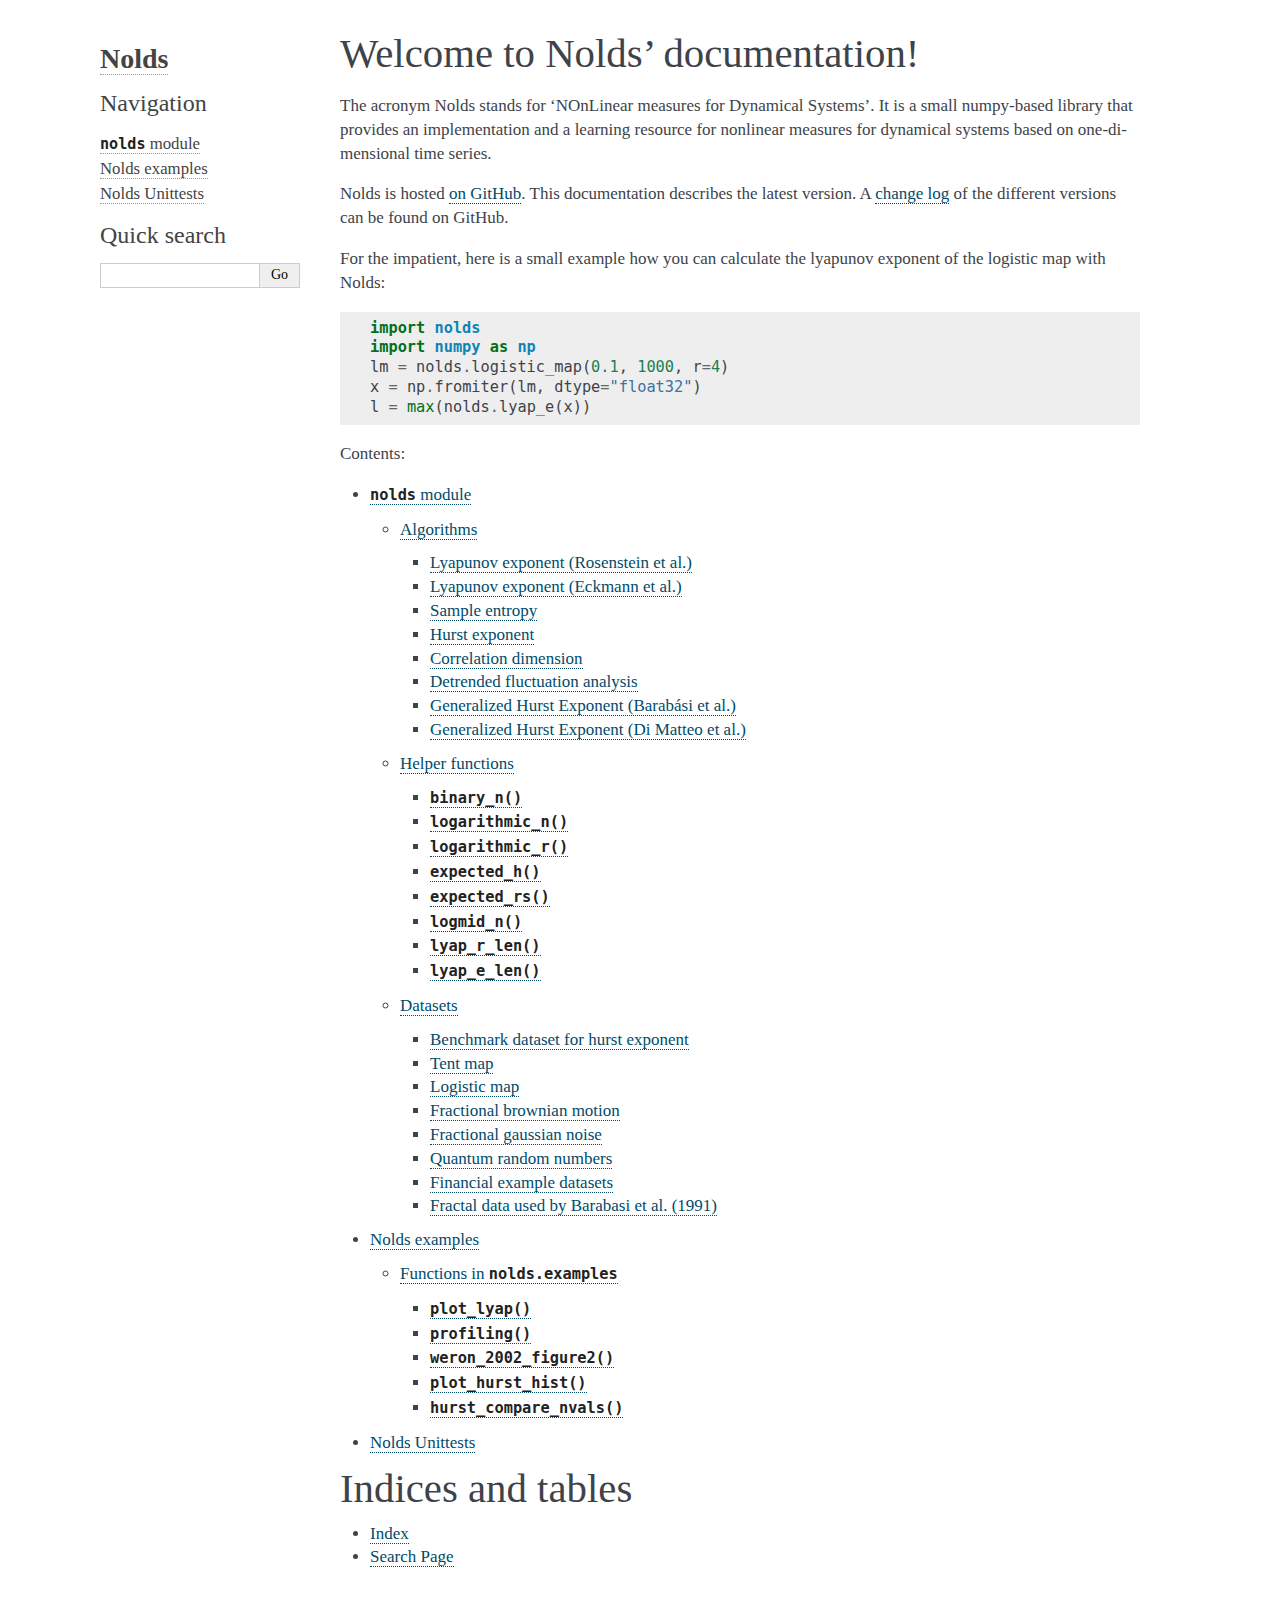
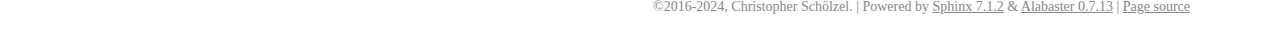
<file: index.html>
<!DOCTYPE html>

<html lang="en">
  <head>
    <meta charset="utf-8" />
    <meta name="viewport" content="width=device-width, initial-scale=1.0" /><meta name="viewport" content="width=device-width, initial-scale=1" />

    <title>Welcome to Nolds’ documentation! &#8212; Nolds 0.6.1 documentation</title>
    <link rel="stylesheet" type="text/css" href="_static/pygments.css?v=fa44fd50" />
    <link rel="stylesheet" type="text/css" href="_static/alabaster.css?v=1fc5d657" />
    <script data-url_root="./" id="documentation_options" src="_static/documentation_options.js?v=09aae1b8"></script>
    <script src="_static/doctools.js?v=888ff710"></script>
    <script src="_static/sphinx_highlight.js?v=4825356b"></script>
    <link rel="index" title="Index" href="genindex.html" />
    <link rel="search" title="Search" href="search.html" />
    <link rel="next" title="nolds module" href="nolds.html" />
   
  <link rel="stylesheet" href="_static/custom.css" type="text/css" />
  
  
  <meta name="viewport" content="width=device-width, initial-scale=0.9, maximum-scale=0.9" />

  </head><body>
  

    <div class="document">
      <div class="documentwrapper">
        <div class="bodywrapper">
          

          <div class="body" role="main">
            
  <section id="welcome-to-nolds-documentation">
<h1>Welcome to Nolds’ documentation!<a class="headerlink" href="#welcome-to-nolds-documentation" title="Permalink to this heading">¶</a></h1>
<p>The acronym Nolds stands for ‘NOnLinear measures for Dynamical Systems’. It is a small numpy-based library that provides an implementation and a learning resource for nonlinear measures for dynamical systems based on one-dimensional time series.</p>
<p>Nolds is hosted <a class="reference external" href="https://github.com/CSchoel/nolds">on GitHub</a>.
This documentation describes the latest version. A <a class="reference external" href="https://github.com/CSchoel/nolds/blob/master/CHANGELOG.md">change log</a> of the different versions can be found on GitHub.</p>
<p>For the impatient, here is a small example how you can calculate the lyapunov exponent of the logistic map with Nolds:</p>
<div class="highlight-python notranslate"><div class="highlight"><pre><span></span><span class="kn">import</span> <span class="nn">nolds</span>
<span class="kn">import</span> <span class="nn">numpy</span> <span class="k">as</span> <span class="nn">np</span>
<span class="n">lm</span> <span class="o">=</span> <span class="n">nolds</span><span class="o">.</span><span class="n">logistic_map</span><span class="p">(</span><span class="mf">0.1</span><span class="p">,</span> <span class="mi">1000</span><span class="p">,</span> <span class="n">r</span><span class="o">=</span><span class="mi">4</span><span class="p">)</span>
<span class="n">x</span> <span class="o">=</span> <span class="n">np</span><span class="o">.</span><span class="n">fromiter</span><span class="p">(</span><span class="n">lm</span><span class="p">,</span> <span class="n">dtype</span><span class="o">=</span><span class="s2">&quot;float32&quot;</span><span class="p">)</span>
<span class="n">l</span> <span class="o">=</span> <span class="nb">max</span><span class="p">(</span><span class="n">nolds</span><span class="o">.</span><span class="n">lyap_e</span><span class="p">(</span><span class="n">x</span><span class="p">))</span>
</pre></div>
</div>
<p>Contents:</p>
<div class="toctree-wrapper compound">
<ul>
<li class="toctree-l1"><a class="reference internal" href="nolds.html"><code class="docutils literal notranslate"><span class="pre">nolds</span></code> module</a><ul>
<li class="toctree-l2"><a class="reference internal" href="nolds.html#algorithms">Algorithms</a><ul>
<li class="toctree-l3"><a class="reference internal" href="nolds.html#lyapunov-exponent-rosenstein-et-al">Lyapunov exponent (Rosenstein et al.)</a></li>
<li class="toctree-l3"><a class="reference internal" href="nolds.html#lyapunov-exponent-eckmann-et-al">Lyapunov exponent (Eckmann et al.)</a></li>
<li class="toctree-l3"><a class="reference internal" href="nolds.html#sample-entropy">Sample entropy</a></li>
<li class="toctree-l3"><a class="reference internal" href="nolds.html#hurst-exponent">Hurst exponent</a></li>
<li class="toctree-l3"><a class="reference internal" href="nolds.html#correlation-dimension">Correlation dimension</a></li>
<li class="toctree-l3"><a class="reference internal" href="nolds.html#detrended-fluctuation-analysis">Detrended fluctuation analysis</a></li>
<li class="toctree-l3"><a class="reference internal" href="nolds.html#generalized-hurst-exponent-barabasi-et-al">Generalized Hurst Exponent (Barabási et al.)</a></li>
<li class="toctree-l3"><a class="reference internal" href="nolds.html#generalized-hurst-exponent-di-matteo-et-al">Generalized Hurst Exponent (Di Matteo et al.)</a></li>
</ul>
</li>
<li class="toctree-l2"><a class="reference internal" href="nolds.html#helper-functions">Helper functions</a><ul>
<li class="toctree-l3"><a class="reference internal" href="nolds.html#nolds.binary_n"><code class="docutils literal notranslate"><span class="pre">binary_n()</span></code></a></li>
<li class="toctree-l3"><a class="reference internal" href="nolds.html#nolds.logarithmic_n"><code class="docutils literal notranslate"><span class="pre">logarithmic_n()</span></code></a></li>
<li class="toctree-l3"><a class="reference internal" href="nolds.html#nolds.logarithmic_r"><code class="docutils literal notranslate"><span class="pre">logarithmic_r()</span></code></a></li>
<li class="toctree-l3"><a class="reference internal" href="nolds.html#nolds.expected_h"><code class="docutils literal notranslate"><span class="pre">expected_h()</span></code></a></li>
<li class="toctree-l3"><a class="reference internal" href="nolds.html#nolds.expected_rs"><code class="docutils literal notranslate"><span class="pre">expected_rs()</span></code></a></li>
<li class="toctree-l3"><a class="reference internal" href="nolds.html#nolds.logmid_n"><code class="docutils literal notranslate"><span class="pre">logmid_n()</span></code></a></li>
<li class="toctree-l3"><a class="reference internal" href="nolds.html#nolds.lyap_r_len"><code class="docutils literal notranslate"><span class="pre">lyap_r_len()</span></code></a></li>
<li class="toctree-l3"><a class="reference internal" href="nolds.html#nolds.lyap_e_len"><code class="docutils literal notranslate"><span class="pre">lyap_e_len()</span></code></a></li>
</ul>
</li>
<li class="toctree-l2"><a class="reference internal" href="nolds.html#datasets">Datasets</a><ul>
<li class="toctree-l3"><a class="reference internal" href="nolds.html#benchmark-dataset-for-hurst-exponent">Benchmark dataset for hurst exponent</a></li>
<li class="toctree-l3"><a class="reference internal" href="nolds.html#tent-map">Tent map</a></li>
<li class="toctree-l3"><a class="reference internal" href="nolds.html#logistic-map">Logistic map</a></li>
<li class="toctree-l3"><a class="reference internal" href="nolds.html#fractional-brownian-motion">Fractional brownian motion</a></li>
<li class="toctree-l3"><a class="reference internal" href="nolds.html#fractional-gaussian-noise">Fractional gaussian noise</a></li>
<li class="toctree-l3"><a class="reference internal" href="nolds.html#quantum-random-numbers">Quantum random numbers</a></li>
<li class="toctree-l3"><a class="reference internal" href="nolds.html#financial-example-datasets">Financial example datasets</a></li>
<li class="toctree-l3"><a class="reference internal" href="nolds.html#fractal-data-used-by-barabasi-et-al-1991">Fractal data used by Barabasi et al. (1991)</a></li>
</ul>
</li>
</ul>
</li>
<li class="toctree-l1"><a class="reference internal" href="examples.html">Nolds examples</a><ul>
<li class="toctree-l2"><a class="reference internal" href="examples.html#functions-in-nolds-examples">Functions in <code class="docutils literal notranslate"><span class="pre">nolds.examples</span></code></a><ul>
<li class="toctree-l3"><a class="reference internal" href="examples.html#nolds.examples.plot_lyap"><code class="docutils literal notranslate"><span class="pre">plot_lyap()</span></code></a></li>
<li class="toctree-l3"><a class="reference internal" href="examples.html#nolds.examples.profiling"><code class="docutils literal notranslate"><span class="pre">profiling()</span></code></a></li>
<li class="toctree-l3"><a class="reference internal" href="examples.html#nolds.examples.weron_2002_figure2"><code class="docutils literal notranslate"><span class="pre">weron_2002_figure2()</span></code></a></li>
<li class="toctree-l3"><a class="reference internal" href="examples.html#nolds.examples.plot_hurst_hist"><code class="docutils literal notranslate"><span class="pre">plot_hurst_hist()</span></code></a></li>
<li class="toctree-l3"><a class="reference internal" href="examples.html#nolds.examples.hurst_compare_nvals"><code class="docutils literal notranslate"><span class="pre">hurst_compare_nvals()</span></code></a></li>
</ul>
</li>
</ul>
</li>
<li class="toctree-l1"><a class="reference internal" href="tests.html">Nolds Unittests</a></li>
</ul>
</div>
</section>
<section id="indices-and-tables">
<h1>Indices and tables<a class="headerlink" href="#indices-and-tables" title="Permalink to this heading">¶</a></h1>
<ul class="simple">
<li><p><a class="reference internal" href="genindex.html"><span class="std std-ref">Index</span></a></p></li>
<li><p><a class="reference internal" href="search.html"><span class="std std-ref">Search Page</span></a></p></li>
</ul>
</section>


          </div>
          
        </div>
      </div>
      <div class="sphinxsidebar" role="navigation" aria-label="main navigation">
        <div class="sphinxsidebarwrapper">
<h1 class="logo"><a href="#">Nolds</a></h1>








<h3>Navigation</h3>
<ul>
<li class="toctree-l1"><a class="reference internal" href="nolds.html"><code class="docutils literal notranslate"><span class="pre">nolds</span></code> module</a></li>
<li class="toctree-l1"><a class="reference internal" href="examples.html">Nolds examples</a></li>
<li class="toctree-l1"><a class="reference internal" href="tests.html">Nolds Unittests</a></li>
</ul>

<div class="relations">
<h3>Related Topics</h3>
<ul>
  <li><a href="#">Documentation overview</a><ul>
      <li>Next: <a href="nolds.html" title="next chapter"><code class="docutils literal notranslate"><span class="pre">nolds</span></code> module</a></li>
  </ul></li>
</ul>
</div>
<div id="searchbox" style="display: none" role="search">
  <h3 id="searchlabel">Quick search</h3>
    <div class="searchformwrapper">
    <form class="search" action="search.html" method="get">
      <input type="text" name="q" aria-labelledby="searchlabel" autocomplete="off" autocorrect="off" autocapitalize="off" spellcheck="false"/>
      <input type="submit" value="Go" />
    </form>
    </div>
</div>
<script>document.getElementById('searchbox').style.display = "block"</script>








        </div>
      </div>
      <div class="clearer"></div>
    </div>
    <div class="footer">
      &copy;2016-2024, Christopher Schölzel.
      
      |
      Powered by <a href="http://sphinx-doc.org/">Sphinx 7.1.2</a>
      &amp; <a href="https://github.com/bitprophet/alabaster">Alabaster 0.7.13</a>
      
      |
      <a href="_sources/index.rst.txt"
          rel="nofollow">Page source</a>
    </div>

    

    
  </body>
</html>
</file>
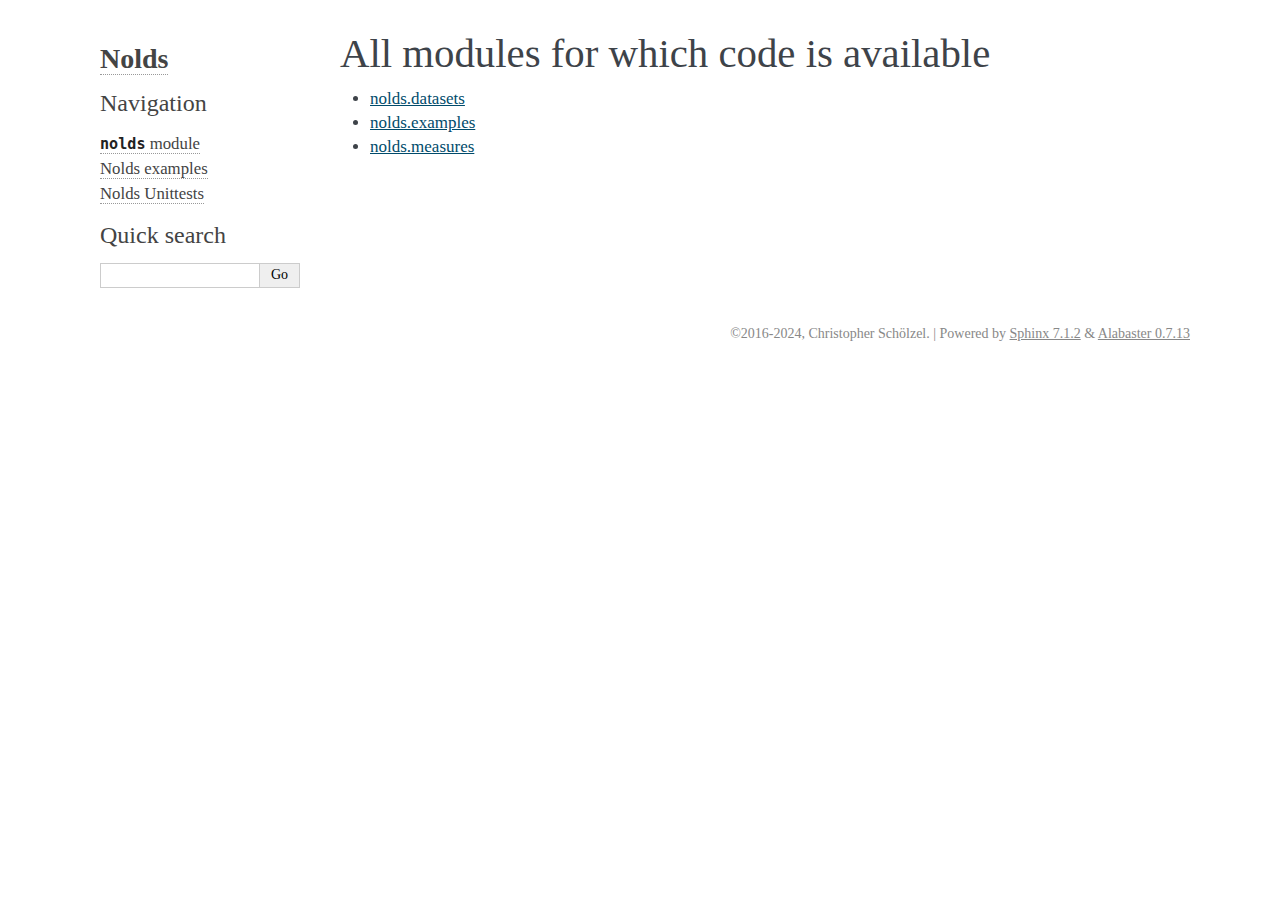
<file: _modules/index.html>
<!DOCTYPE html>

<html lang="en">
  <head>
    <meta charset="utf-8" />
    <meta name="viewport" content="width=device-width, initial-scale=1.0" />
    <title>Overview: module code &#8212; Nolds 0.6.1 documentation</title>
    <link rel="stylesheet" type="text/css" href="../_static/pygments.css?v=fa44fd50" />
    <link rel="stylesheet" type="text/css" href="../_static/alabaster.css?v=1fc5d657" />
    <script data-url_root="../" id="documentation_options" src="../_static/documentation_options.js?v=09aae1b8"></script>
    <script src="../_static/doctools.js?v=888ff710"></script>
    <script src="../_static/sphinx_highlight.js?v=4825356b"></script>
    <link rel="index" title="Index" href="../genindex.html" />
    <link rel="search" title="Search" href="../search.html" />
   
  <link rel="stylesheet" href="../_static/custom.css" type="text/css" />
  
  
  <meta name="viewport" content="width=device-width, initial-scale=0.9, maximum-scale=0.9" />

  </head><body>
  

    <div class="document">
      <div class="documentwrapper">
        <div class="bodywrapper">
          

          <div class="body" role="main">
            
  <h1>All modules for which code is available</h1>
<ul><li><a href="nolds/datasets.html">nolds.datasets</a></li>
<li><a href="nolds/examples.html">nolds.examples</a></li>
<li><a href="nolds/measures.html">nolds.measures</a></li>
</ul>

          </div>
          
        </div>
      </div>
      <div class="sphinxsidebar" role="navigation" aria-label="main navigation">
        <div class="sphinxsidebarwrapper">
<h1 class="logo"><a href="../index.html">Nolds</a></h1>








<h3>Navigation</h3>
<ul>
<li class="toctree-l1"><a class="reference internal" href="../nolds.html"><code class="docutils literal notranslate"><span class="pre">nolds</span></code> module</a></li>
<li class="toctree-l1"><a class="reference internal" href="../examples.html">Nolds examples</a></li>
<li class="toctree-l1"><a class="reference internal" href="../tests.html">Nolds Unittests</a></li>
</ul>

<div class="relations">
<h3>Related Topics</h3>
<ul>
  <li><a href="../index.html">Documentation overview</a><ul>
  </ul></li>
</ul>
</div>
<div id="searchbox" style="display: none" role="search">
  <h3 id="searchlabel">Quick search</h3>
    <div class="searchformwrapper">
    <form class="search" action="../search.html" method="get">
      <input type="text" name="q" aria-labelledby="searchlabel" autocomplete="off" autocorrect="off" autocapitalize="off" spellcheck="false"/>
      <input type="submit" value="Go" />
    </form>
    </div>
</div>
<script>document.getElementById('searchbox').style.display = "block"</script>








        </div>
      </div>
      <div class="clearer"></div>
    </div>
    <div class="footer">
      &copy;2016-2024, Christopher Schölzel.
      
      |
      Powered by <a href="http://sphinx-doc.org/">Sphinx 7.1.2</a>
      &amp; <a href="https://github.com/bitprophet/alabaster">Alabaster 0.7.13</a>
      
    </div>

    

    
  </body>
</html>
</file>
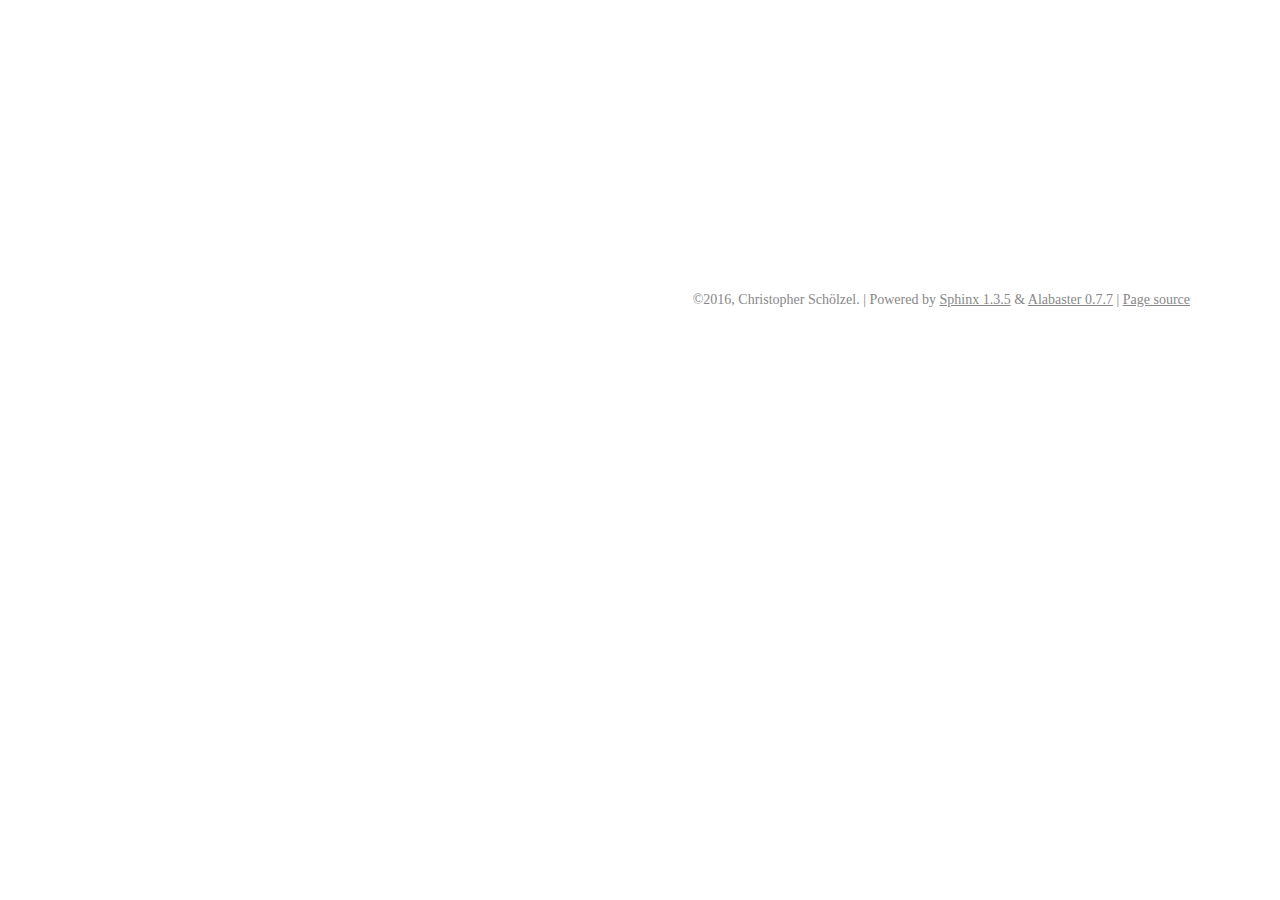
<file: datasets.html>
<!DOCTYPE html PUBLIC "-//W3C//DTD XHTML 1.0 Transitional//EN"
  "http://www.w3.org/TR/xhtml1/DTD/xhtml1-transitional.dtd">


<html xmlns="http://www.w3.org/1999/xhtml">
  <head>
    <meta http-equiv="Content-Type" content="text/html; charset=utf-8" />
    
    <title>&lt;no title&gt; &mdash; Nolds 0.3.4 documentation</title>
    
    <link rel="stylesheet" href="_static/alabaster.css" type="text/css" />
    <link rel="stylesheet" href="_static/pygments.css" type="text/css" />
    
    <script type="text/javascript">
      var DOCUMENTATION_OPTIONS = {
        URL_ROOT:    './',
        VERSION:     '0.3.4',
        COLLAPSE_INDEX: false,
        FILE_SUFFIX: '.html',
        HAS_SOURCE:  true
      };
    </script>
    <script type="text/javascript" src="_static/jquery.js"></script>
    <script type="text/javascript" src="_static/underscore.js"></script>
    <script type="text/javascript" src="_static/doctools.js"></script>
    <script type="text/javascript" src="https://cdn.mathjax.org/mathjax/latest/MathJax.js?config=TeX-AMS-MML_HTMLorMML"></script>
    <link rel="top" title="Nolds 0.3.4 documentation" href="index.html" />
   
  
  <meta name="viewport" content="width=device-width, initial-scale=0.9, maximum-scale=0.9" />

  </head>
  <body role="document">  

    <div class="document">
      <div class="documentwrapper">
        <div class="bodywrapper">
          <div class="body" role="main">
            
  

          </div>
        </div>
      </div>
      <div class="sphinxsidebar" role="navigation" aria-label="main navigation">
        <div class="sphinxsidebarwrapper"><div class="relations">
<h3>Related Topics</h3>
<ul>
  <li><a href="index.html">Documentation overview</a><ul>
  </ul></li>
</ul>
</div>
  <div role="note" aria-label="source link">
    <h3>This Page</h3>
    <ul class="this-page-menu">
      <li><a href="_sources/datasets.txt"
            rel="nofollow">Show Source</a></li>
    </ul>
   </div>
<div id="searchbox" style="display: none" role="search">
  <h3>Quick search</h3>
    <form class="search" action="search.html" method="get">
      <input type="text" name="q" />
      <input type="submit" value="Go" />
      <input type="hidden" name="check_keywords" value="yes" />
      <input type="hidden" name="area" value="default" />
    </form>
    <p class="searchtip" style="font-size: 90%">
    Enter search terms or a module, class or function name.
    </p>
</div>
<script type="text/javascript">$('#searchbox').show(0);</script>
        </div>
      </div>
      <div class="clearer"></div>
    </div>
    <div class="footer">
      &copy;2016, Christopher Schölzel.
      
      |
      Powered by <a href="http://sphinx-doc.org/">Sphinx 1.3.5</a>
      &amp; <a href="https://github.com/bitprophet/alabaster">Alabaster 0.7.7</a>
      
      |
      <a href="_sources/datasets.txt"
          rel="nofollow">Page source</a>
    </div>

    

    
  </body>
</html>
</file>
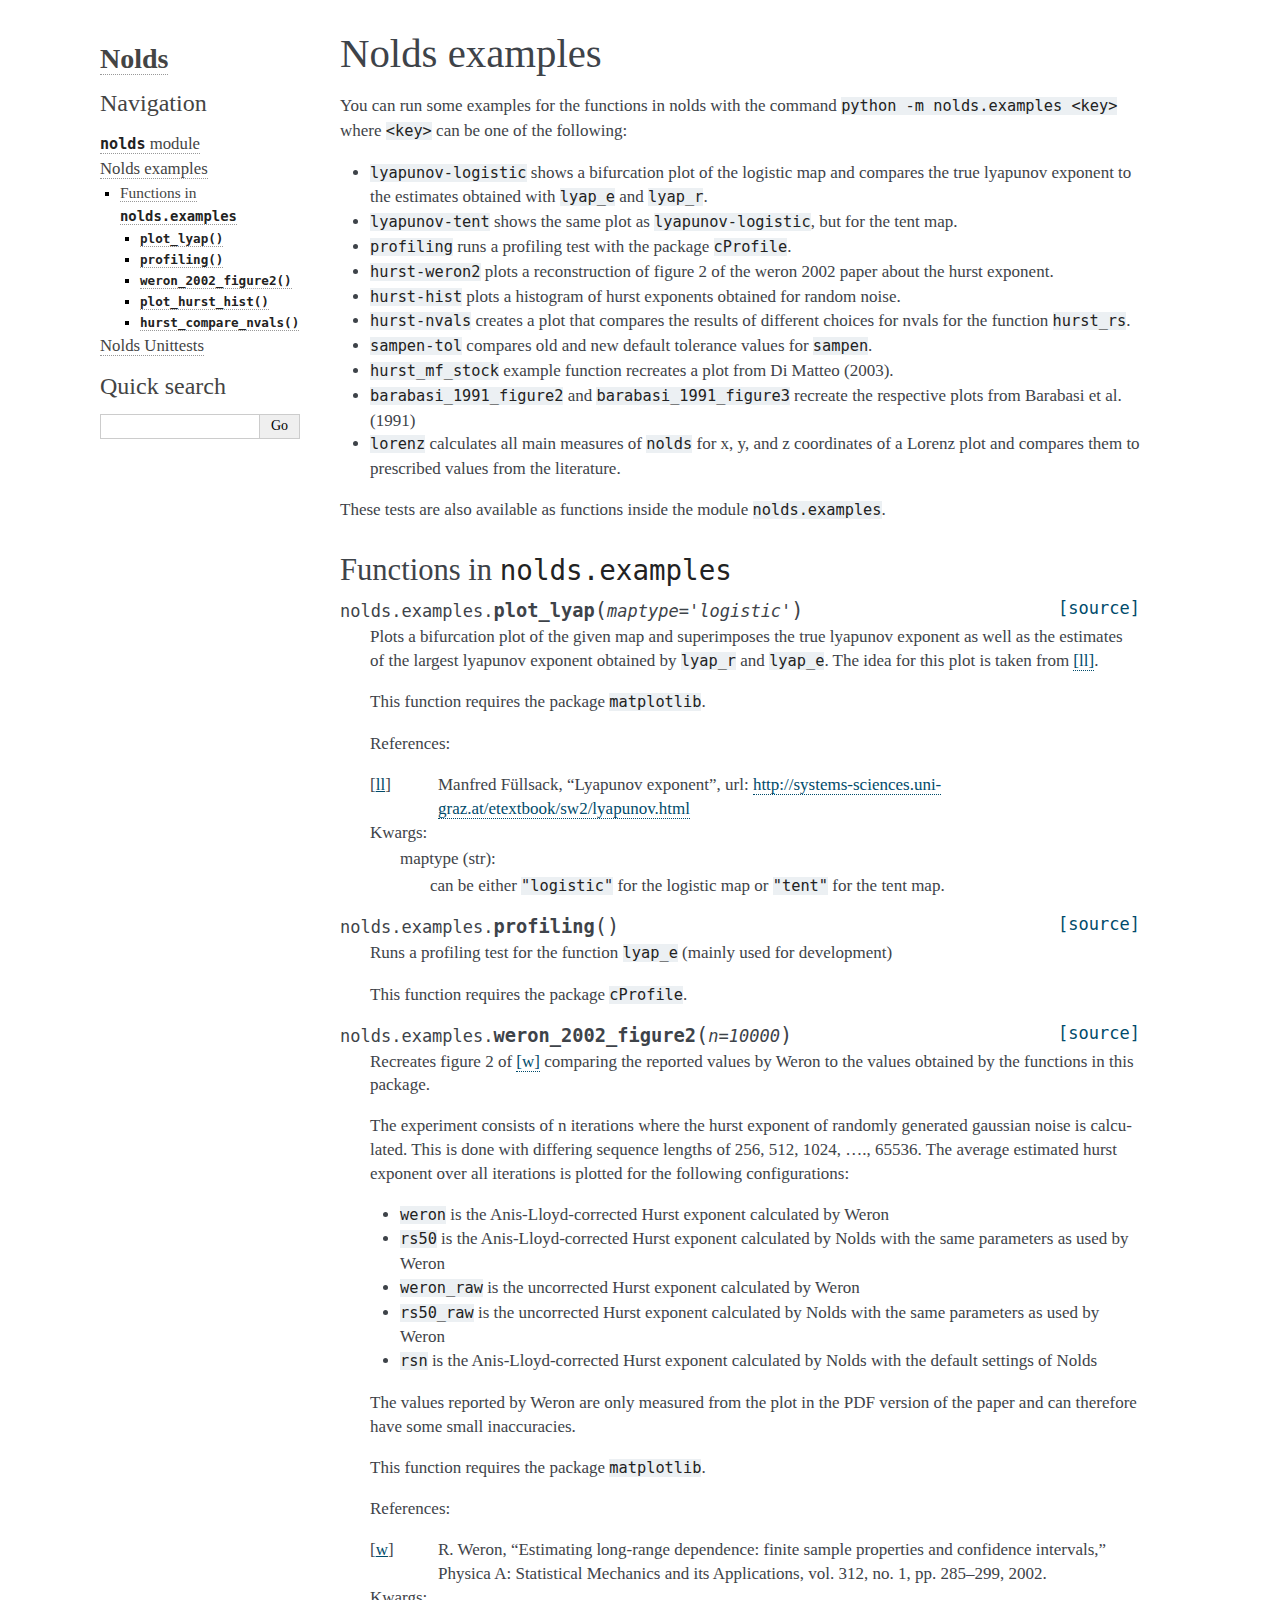
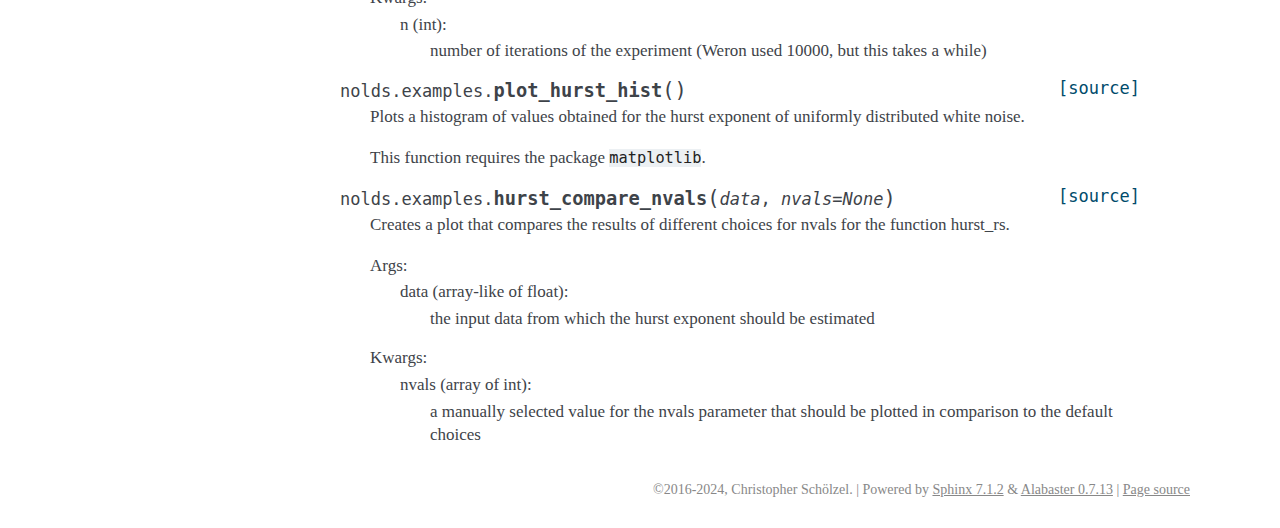
<file: examples.html>
<!DOCTYPE html>

<html lang="en">
  <head>
    <meta charset="utf-8" />
    <meta name="viewport" content="width=device-width, initial-scale=1.0" /><meta name="viewport" content="width=device-width, initial-scale=1" />

    <title>Nolds examples &#8212; Nolds 0.6.1 documentation</title>
    <link rel="stylesheet" type="text/css" href="_static/pygments.css?v=fa44fd50" />
    <link rel="stylesheet" type="text/css" href="_static/alabaster.css?v=1fc5d657" />
    <script data-url_root="./" id="documentation_options" src="_static/documentation_options.js?v=09aae1b8"></script>
    <script src="_static/doctools.js?v=888ff710"></script>
    <script src="_static/sphinx_highlight.js?v=4825356b"></script>
    <link rel="index" title="Index" href="genindex.html" />
    <link rel="search" title="Search" href="search.html" />
    <link rel="next" title="Nolds Unittests" href="tests.html" />
    <link rel="prev" title="nolds module" href="nolds.html" />
   
  <link rel="stylesheet" href="_static/custom.css" type="text/css" />
  
  
  <meta name="viewport" content="width=device-width, initial-scale=0.9, maximum-scale=0.9" />

  </head><body>
  

    <div class="document">
      <div class="documentwrapper">
        <div class="bodywrapper">
          

          <div class="body" role="main">
            
  <section id="nolds-examples">
<h1>Nolds examples<a class="headerlink" href="#nolds-examples" title="Permalink to this heading">¶</a></h1>
<p>You can run some examples for the functions in nolds with the command
<code class="docutils literal notranslate"><span class="pre">python</span> <span class="pre">-m</span> <span class="pre">nolds.examples</span> <span class="pre">&lt;key&gt;</span></code> where <code class="docutils literal notranslate"><span class="pre">&lt;key&gt;</span></code> can be one of the following:</p>
<ul class="simple">
<li><p><code class="docutils literal notranslate"><span class="pre">lyapunov-logistic</span></code> shows a bifurcation plot of the logistic map and compares
the true lyapunov exponent to the estimates obtained with <code class="docutils literal notranslate"><span class="pre">lyap_e</span></code> and
<code class="docutils literal notranslate"><span class="pre">lyap_r</span></code>.</p></li>
<li><p><code class="docutils literal notranslate"><span class="pre">lyapunov-tent</span></code> shows the same plot as <code class="docutils literal notranslate"><span class="pre">lyapunov-logistic</span></code>, but for the tent
map.</p></li>
<li><p><code class="docutils literal notranslate"><span class="pre">profiling</span></code> runs a profiling test with the package <code class="docutils literal notranslate"><span class="pre">cProfile</span></code>.</p></li>
<li><p><code class="docutils literal notranslate"><span class="pre">hurst-weron2</span></code> plots a reconstruction of figure 2 of the weron 2002 paper
about the hurst exponent.</p></li>
<li><p><code class="docutils literal notranslate"><span class="pre">hurst-hist</span></code> plots a histogram of hurst exponents obtained for random noise.</p></li>
<li><p><code class="docutils literal notranslate"><span class="pre">hurst-nvals</span></code> creates a plot that compares the results of different choices for nvals
for the function <code class="docutils literal notranslate"><span class="pre">hurst_rs</span></code>.</p></li>
<li><p><code class="docutils literal notranslate"><span class="pre">sampen-tol</span></code> compares old and new default tolerance values for <code class="docutils literal notranslate"><span class="pre">sampen</span></code>.</p></li>
<li><p><code class="docutils literal notranslate"><span class="pre">hurst_mf_stock</span></code> example function recreates a plot from Di Matteo (2003).</p></li>
<li><p><code class="docutils literal notranslate"><span class="pre">barabasi_1991_figure2</span></code> and <code class="docutils literal notranslate"><span class="pre">barabasi_1991_figure3</span></code> recreate the respective plots from Barabasi et al. (1991)</p></li>
<li><p><code class="docutils literal notranslate"><span class="pre">lorenz</span></code> calculates all main measures of <code class="docutils literal notranslate"><span class="pre">nolds</span></code> for x, y, and z coordinates of a Lorenz plot and compares them to prescribed values from the literature.</p></li>
</ul>
<p>These tests are also available as functions inside the module <code class="docutils literal notranslate"><span class="pre">nolds.examples</span></code>.</p>
<section id="functions-in-nolds-examples">
<h2>Functions in <code class="docutils literal notranslate"><span class="pre">nolds.examples</span></code><a class="headerlink" href="#functions-in-nolds-examples" title="Permalink to this heading">¶</a></h2>
<dl class="py function">
<dt class="sig sig-object py" id="nolds.examples.plot_lyap">
<span class="sig-prename descclassname"><span class="pre">nolds.examples.</span></span><span class="sig-name descname"><span class="pre">plot_lyap</span></span><span class="sig-paren">(</span><em class="sig-param"><span class="n"><span class="pre">maptype</span></span><span class="o"><span class="pre">=</span></span><span class="default_value"><span class="pre">'logistic'</span></span></em><span class="sig-paren">)</span><a class="reference internal" href="_modules/nolds/examples.html#plot_lyap"><span class="viewcode-link"><span class="pre">[source]</span></span></a><a class="headerlink" href="#nolds.examples.plot_lyap" title="Permalink to this definition">¶</a></dt>
<dd><p>Plots a bifurcation plot of the given map and superimposes the true
lyapunov exponent as well as the estimates of the largest lyapunov exponent
obtained by <code class="docutils literal notranslate"><span class="pre">lyap_r</span></code> and <code class="docutils literal notranslate"><span class="pre">lyap_e</span></code>. The idea for this plot is taken
from <a class="reference internal" href="#ll" id="id1"><span>[ll]</span></a>.</p>
<p>This function requires the package <code class="docutils literal notranslate"><span class="pre">matplotlib</span></code>.</p>
<p>References:</p>
<div role="list" class="citation-list">
<div class="citation" id="ll" role="doc-biblioentry">
<span class="label"><span class="fn-bracket">[</span><a role="doc-backlink" href="#id1">ll</a><span class="fn-bracket">]</span></span>
<p>Manfred Füllsack, “Lyapunov exponent”,
url: <a class="reference external" href="http://systems-sciences.uni-graz.at/etextbook/sw2/lyapunov.html">http://systems-sciences.uni-graz.at/etextbook/sw2/lyapunov.html</a></p>
</div>
</div>
<dl class="simple">
<dt>Kwargs:</dt><dd><dl class="simple">
<dt>maptype (str):</dt><dd><p>can be either <code class="docutils literal notranslate"><span class="pre">&quot;logistic&quot;</span></code> for the logistic map or <code class="docutils literal notranslate"><span class="pre">&quot;tent&quot;</span></code> for the
tent map.</p>
</dd>
</dl>
</dd>
</dl>
</dd></dl>

<dl class="py function">
<dt class="sig sig-object py" id="nolds.examples.profiling">
<span class="sig-prename descclassname"><span class="pre">nolds.examples.</span></span><span class="sig-name descname"><span class="pre">profiling</span></span><span class="sig-paren">(</span><span class="sig-paren">)</span><a class="reference internal" href="_modules/nolds/examples.html#profiling"><span class="viewcode-link"><span class="pre">[source]</span></span></a><a class="headerlink" href="#nolds.examples.profiling" title="Permalink to this definition">¶</a></dt>
<dd><p>Runs a profiling test for the function <code class="docutils literal notranslate"><span class="pre">lyap_e</span></code> (mainly used for
development)</p>
<p>This function requires the package <code class="docutils literal notranslate"><span class="pre">cProfile</span></code>.</p>
</dd></dl>

<dl class="py function">
<dt class="sig sig-object py" id="nolds.examples.weron_2002_figure2">
<span class="sig-prename descclassname"><span class="pre">nolds.examples.</span></span><span class="sig-name descname"><span class="pre">weron_2002_figure2</span></span><span class="sig-paren">(</span><em class="sig-param"><span class="n"><span class="pre">n</span></span><span class="o"><span class="pre">=</span></span><span class="default_value"><span class="pre">10000</span></span></em><span class="sig-paren">)</span><a class="reference internal" href="_modules/nolds/examples.html#weron_2002_figure2"><span class="viewcode-link"><span class="pre">[source]</span></span></a><a class="headerlink" href="#nolds.examples.weron_2002_figure2" title="Permalink to this definition">¶</a></dt>
<dd><p>Recreates figure 2 of <a class="reference internal" href="#w" id="id2"><span>[w]</span></a> comparing the reported values by Weron to the
values obtained by the functions in this package.</p>
<p>The experiment consists of n iterations where the hurst exponent of randomly
generated gaussian noise is calculated. This is done with differing sequence
lengths of 256, 512, 1024, …., 65536. The average estimated hurst exponent
over all iterations is plotted for the following configurations:</p>
<ul class="simple">
<li><p><code class="docutils literal notranslate"><span class="pre">weron</span></code> is the Anis-Lloyd-corrected Hurst exponent calculated by Weron</p></li>
<li><p><code class="docutils literal notranslate"><span class="pre">rs50</span></code> is the Anis-Lloyd-corrected Hurst exponent calculated by Nolds
with the same parameters as used by Weron</p></li>
<li><p><code class="docutils literal notranslate"><span class="pre">weron_raw</span></code> is the uncorrected Hurst exponent calculated by Weron</p></li>
<li><p><code class="docutils literal notranslate"><span class="pre">rs50_raw</span></code> is the uncorrected Hurst exponent calculated by Nolds with the
same parameters as used by Weron</p></li>
<li><p><code class="docutils literal notranslate"><span class="pre">rsn</span></code> is the Anis-Lloyd-corrected Hurst exponent calculated by Nolds with
the default settings of Nolds</p></li>
</ul>
<p>The values reported by Weron are only measured from the plot in the PDF
version of the paper and can therefore have some small inaccuracies.</p>
<p>This function requires the package <code class="docutils literal notranslate"><span class="pre">matplotlib</span></code>.</p>
<p>References:</p>
<div role="list" class="citation-list">
<div class="citation" id="w" role="doc-biblioentry">
<span class="label"><span class="fn-bracket">[</span><a role="doc-backlink" href="#id2">w</a><span class="fn-bracket">]</span></span>
<p>R. Weron, “Estimating long-range dependence: finite sample
properties and confidence intervals,” Physica A: Statistical Mechanics
and its Applications, vol. 312, no. 1, pp. 285–299, 2002.</p>
</div>
</div>
<dl class="simple">
<dt>Kwargs:</dt><dd><dl class="simple">
<dt>n (int):</dt><dd><p>number of iterations of the experiment (Weron used 10000, but this takes
a while)</p>
</dd>
</dl>
</dd>
</dl>
</dd></dl>

<dl class="py function">
<dt class="sig sig-object py" id="nolds.examples.plot_hurst_hist">
<span class="sig-prename descclassname"><span class="pre">nolds.examples.</span></span><span class="sig-name descname"><span class="pre">plot_hurst_hist</span></span><span class="sig-paren">(</span><span class="sig-paren">)</span><a class="reference internal" href="_modules/nolds/examples.html#plot_hurst_hist"><span class="viewcode-link"><span class="pre">[source]</span></span></a><a class="headerlink" href="#nolds.examples.plot_hurst_hist" title="Permalink to this definition">¶</a></dt>
<dd><p>Plots a histogram of values obtained for the hurst exponent of uniformly
distributed white noise.</p>
<p>This function requires the package <code class="docutils literal notranslate"><span class="pre">matplotlib</span></code>.</p>
</dd></dl>

<dl class="py function">
<dt class="sig sig-object py" id="nolds.examples.hurst_compare_nvals">
<span class="sig-prename descclassname"><span class="pre">nolds.examples.</span></span><span class="sig-name descname"><span class="pre">hurst_compare_nvals</span></span><span class="sig-paren">(</span><em class="sig-param"><span class="n"><span class="pre">data</span></span></em>, <em class="sig-param"><span class="n"><span class="pre">nvals</span></span><span class="o"><span class="pre">=</span></span><span class="default_value"><span class="pre">None</span></span></em><span class="sig-paren">)</span><a class="reference internal" href="_modules/nolds/examples.html#hurst_compare_nvals"><span class="viewcode-link"><span class="pre">[source]</span></span></a><a class="headerlink" href="#nolds.examples.hurst_compare_nvals" title="Permalink to this definition">¶</a></dt>
<dd><p>Creates a plot that compares the results of different choices for nvals
for the function hurst_rs.</p>
<dl class="simple">
<dt>Args:</dt><dd><dl class="simple">
<dt>data (array-like of float):</dt><dd><p>the input data from which the hurst exponent should be estimated</p>
</dd>
</dl>
</dd>
<dt>Kwargs:</dt><dd><dl class="simple">
<dt>nvals (array of int):</dt><dd><p>a manually selected value for the nvals parameter that should be plotted
in comparison to the default choices</p>
</dd>
</dl>
</dd>
</dl>
</dd></dl>

</section>
</section>


          </div>
          
        </div>
      </div>
      <div class="sphinxsidebar" role="navigation" aria-label="main navigation">
        <div class="sphinxsidebarwrapper">
<h1 class="logo"><a href="index.html">Nolds</a></h1>








<h3>Navigation</h3>
<ul class="current">
<li class="toctree-l1"><a class="reference internal" href="nolds.html"><code class="docutils literal notranslate"><span class="pre">nolds</span></code> module</a></li>
<li class="toctree-l1 current"><a class="current reference internal" href="#">Nolds examples</a><ul>
<li class="toctree-l2"><a class="reference internal" href="#functions-in-nolds-examples">Functions in <code class="docutils literal notranslate"><span class="pre">nolds.examples</span></code></a><ul>
<li class="toctree-l3"><a class="reference internal" href="#nolds.examples.plot_lyap"><code class="docutils literal notranslate"><span class="pre">plot_lyap()</span></code></a></li>
<li class="toctree-l3"><a class="reference internal" href="#nolds.examples.profiling"><code class="docutils literal notranslate"><span class="pre">profiling()</span></code></a></li>
<li class="toctree-l3"><a class="reference internal" href="#nolds.examples.weron_2002_figure2"><code class="docutils literal notranslate"><span class="pre">weron_2002_figure2()</span></code></a></li>
<li class="toctree-l3"><a class="reference internal" href="#nolds.examples.plot_hurst_hist"><code class="docutils literal notranslate"><span class="pre">plot_hurst_hist()</span></code></a></li>
<li class="toctree-l3"><a class="reference internal" href="#nolds.examples.hurst_compare_nvals"><code class="docutils literal notranslate"><span class="pre">hurst_compare_nvals()</span></code></a></li>
</ul>
</li>
</ul>
</li>
<li class="toctree-l1"><a class="reference internal" href="tests.html">Nolds Unittests</a></li>
</ul>

<div class="relations">
<h3>Related Topics</h3>
<ul>
  <li><a href="index.html">Documentation overview</a><ul>
      <li>Previous: <a href="nolds.html" title="previous chapter"><code class="docutils literal notranslate"><span class="pre">nolds</span></code> module</a></li>
      <li>Next: <a href="tests.html" title="next chapter">Nolds Unittests</a></li>
  </ul></li>
</ul>
</div>
<div id="searchbox" style="display: none" role="search">
  <h3 id="searchlabel">Quick search</h3>
    <div class="searchformwrapper">
    <form class="search" action="search.html" method="get">
      <input type="text" name="q" aria-labelledby="searchlabel" autocomplete="off" autocorrect="off" autocapitalize="off" spellcheck="false"/>
      <input type="submit" value="Go" />
    </form>
    </div>
</div>
<script>document.getElementById('searchbox').style.display = "block"</script>








        </div>
      </div>
      <div class="clearer"></div>
    </div>
    <div class="footer">
      &copy;2016-2024, Christopher Schölzel.
      
      |
      Powered by <a href="http://sphinx-doc.org/">Sphinx 7.1.2</a>
      &amp; <a href="https://github.com/bitprophet/alabaster">Alabaster 0.7.13</a>
      
      |
      <a href="_sources/examples.rst.txt"
          rel="nofollow">Page source</a>
    </div>

    

    
  </body>
</html>
</file>
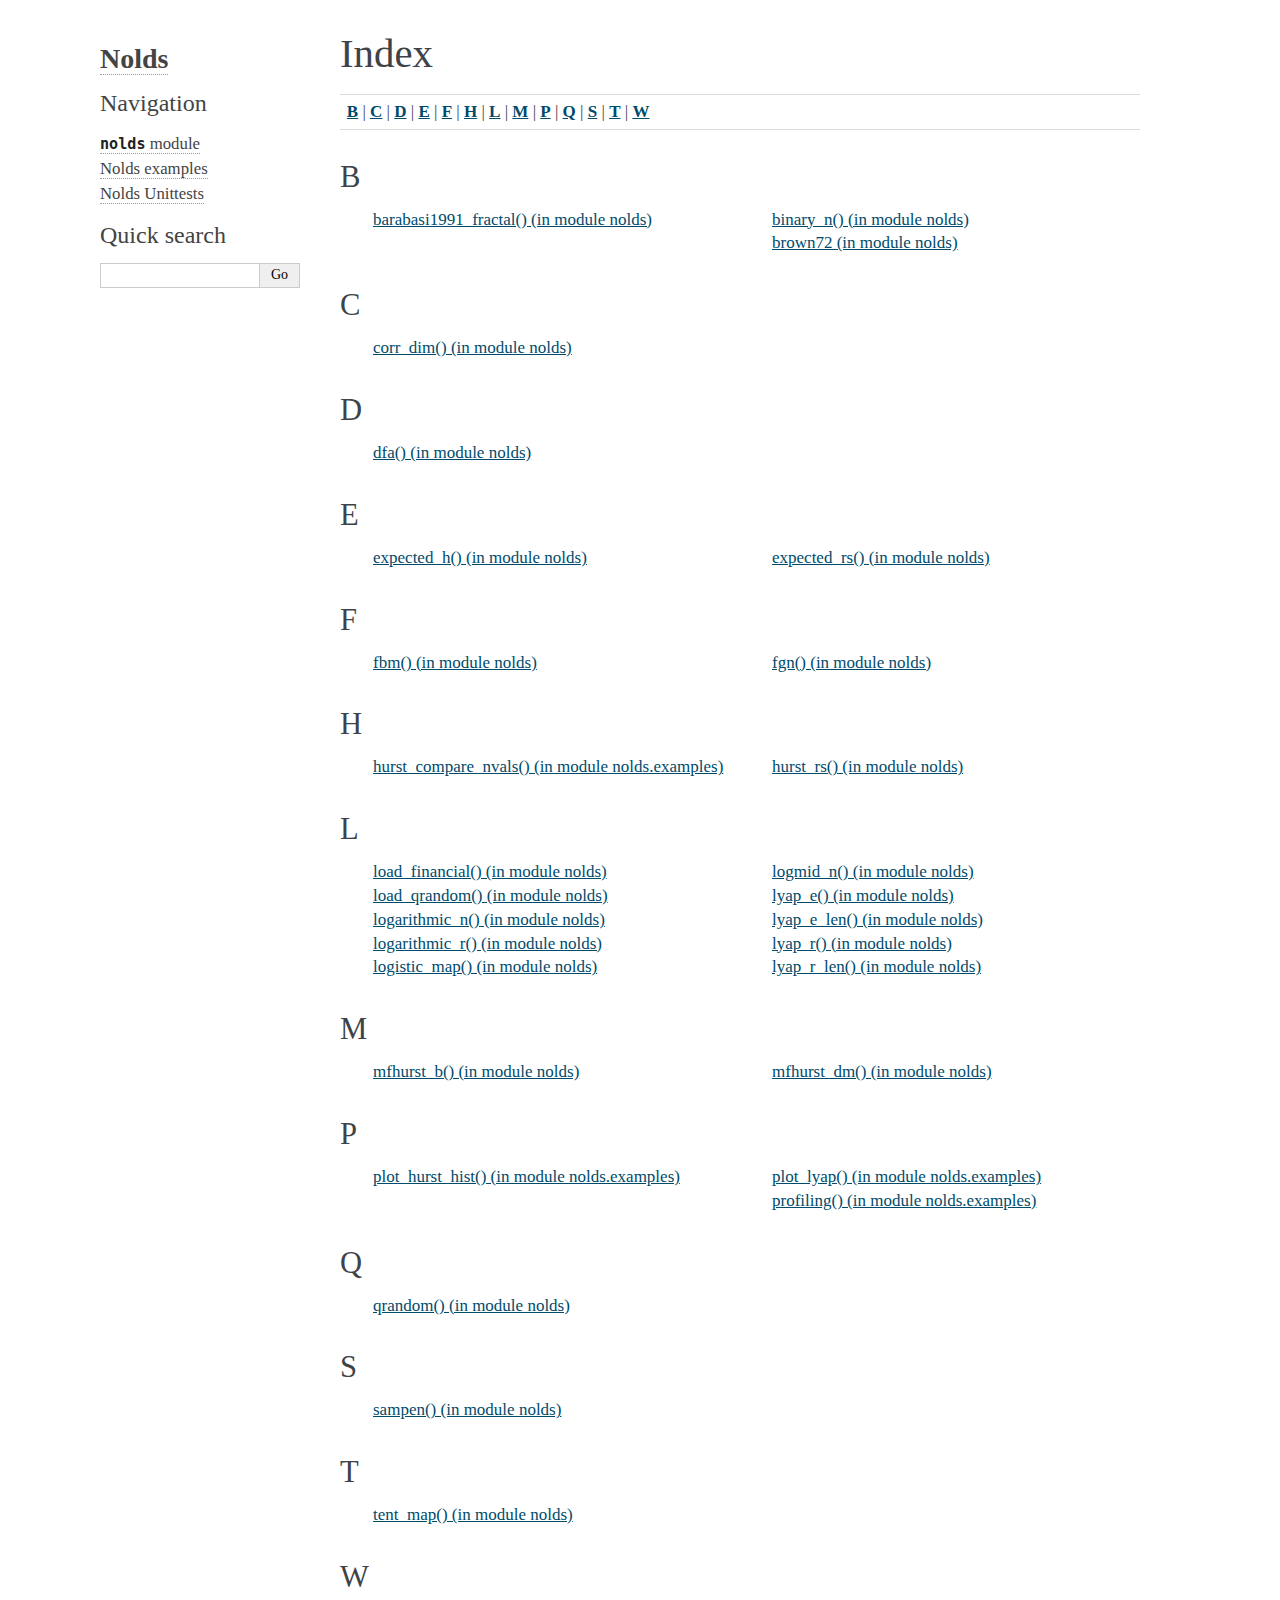
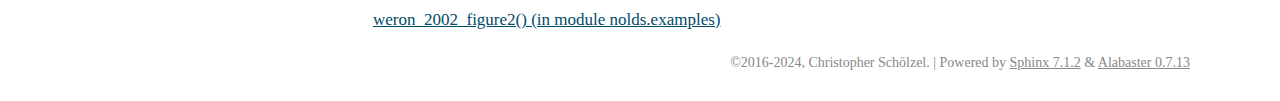
<file: genindex.html>
<!DOCTYPE html>

<html lang="en">
  <head>
    <meta charset="utf-8" />
    <meta name="viewport" content="width=device-width, initial-scale=1.0" />
    <title>Index &#8212; Nolds 0.6.1 documentation</title>
    <link rel="stylesheet" type="text/css" href="_static/pygments.css?v=fa44fd50" />
    <link rel="stylesheet" type="text/css" href="_static/alabaster.css?v=1fc5d657" />
    <script data-url_root="./" id="documentation_options" src="_static/documentation_options.js?v=09aae1b8"></script>
    <script src="_static/doctools.js?v=888ff710"></script>
    <script src="_static/sphinx_highlight.js?v=4825356b"></script>
    <link rel="index" title="Index" href="#" />
    <link rel="search" title="Search" href="search.html" />
   
  <link rel="stylesheet" href="_static/custom.css" type="text/css" />
  
  
  <meta name="viewport" content="width=device-width, initial-scale=0.9, maximum-scale=0.9" />

  </head><body>
  

    <div class="document">
      <div class="documentwrapper">
        <div class="bodywrapper">
          

          <div class="body" role="main">
            

<h1 id="index">Index</h1>

<div class="genindex-jumpbox">
 <a href="#B"><strong>B</strong></a>
 | <a href="#C"><strong>C</strong></a>
 | <a href="#D"><strong>D</strong></a>
 | <a href="#E"><strong>E</strong></a>
 | <a href="#F"><strong>F</strong></a>
 | <a href="#H"><strong>H</strong></a>
 | <a href="#L"><strong>L</strong></a>
 | <a href="#M"><strong>M</strong></a>
 | <a href="#P"><strong>P</strong></a>
 | <a href="#Q"><strong>Q</strong></a>
 | <a href="#S"><strong>S</strong></a>
 | <a href="#T"><strong>T</strong></a>
 | <a href="#W"><strong>W</strong></a>
 
</div>
<h2 id="B">B</h2>
<table style="width: 100%" class="indextable genindextable"><tr>
  <td style="width: 33%; vertical-align: top;"><ul>
      <li><a href="nolds.html#nolds.barabasi1991_fractal">barabasi1991_fractal() (in module nolds)</a>
</li>
  </ul></td>
  <td style="width: 33%; vertical-align: top;"><ul>
      <li><a href="nolds.html#nolds.binary_n">binary_n() (in module nolds)</a>
</li>
      <li><a href="nolds.html#nolds.brown72">brown72 (in module nolds)</a>
</li>
  </ul></td>
</tr></table>

<h2 id="C">C</h2>
<table style="width: 100%" class="indextable genindextable"><tr>
  <td style="width: 33%; vertical-align: top;"><ul>
      <li><a href="nolds.html#nolds.corr_dim">corr_dim() (in module nolds)</a>
</li>
  </ul></td>
</tr></table>

<h2 id="D">D</h2>
<table style="width: 100%" class="indextable genindextable"><tr>
  <td style="width: 33%; vertical-align: top;"><ul>
      <li><a href="nolds.html#nolds.dfa">dfa() (in module nolds)</a>
</li>
  </ul></td>
</tr></table>

<h2 id="E">E</h2>
<table style="width: 100%" class="indextable genindextable"><tr>
  <td style="width: 33%; vertical-align: top;"><ul>
      <li><a href="nolds.html#nolds.expected_h">expected_h() (in module nolds)</a>
</li>
  </ul></td>
  <td style="width: 33%; vertical-align: top;"><ul>
      <li><a href="nolds.html#nolds.expected_rs">expected_rs() (in module nolds)</a>
</li>
  </ul></td>
</tr></table>

<h2 id="F">F</h2>
<table style="width: 100%" class="indextable genindextable"><tr>
  <td style="width: 33%; vertical-align: top;"><ul>
      <li><a href="nolds.html#nolds.fbm">fbm() (in module nolds)</a>
</li>
  </ul></td>
  <td style="width: 33%; vertical-align: top;"><ul>
      <li><a href="nolds.html#nolds.fgn">fgn() (in module nolds)</a>
</li>
  </ul></td>
</tr></table>

<h2 id="H">H</h2>
<table style="width: 100%" class="indextable genindextable"><tr>
  <td style="width: 33%; vertical-align: top;"><ul>
      <li><a href="examples.html#nolds.examples.hurst_compare_nvals">hurst_compare_nvals() (in module nolds.examples)</a>
</li>
  </ul></td>
  <td style="width: 33%; vertical-align: top;"><ul>
      <li><a href="nolds.html#nolds.hurst_rs">hurst_rs() (in module nolds)</a>
</li>
  </ul></td>
</tr></table>

<h2 id="L">L</h2>
<table style="width: 100%" class="indextable genindextable"><tr>
  <td style="width: 33%; vertical-align: top;"><ul>
      <li><a href="nolds.html#nolds.load_financial">load_financial() (in module nolds)</a>
</li>
      <li><a href="nolds.html#nolds.load_qrandom">load_qrandom() (in module nolds)</a>
</li>
      <li><a href="nolds.html#nolds.logarithmic_n">logarithmic_n() (in module nolds)</a>
</li>
      <li><a href="nolds.html#nolds.logarithmic_r">logarithmic_r() (in module nolds)</a>
</li>
      <li><a href="nolds.html#nolds.logistic_map">logistic_map() (in module nolds)</a>
</li>
  </ul></td>
  <td style="width: 33%; vertical-align: top;"><ul>
      <li><a href="nolds.html#nolds.logmid_n">logmid_n() (in module nolds)</a>
</li>
      <li><a href="nolds.html#nolds.lyap_e">lyap_e() (in module nolds)</a>
</li>
      <li><a href="nolds.html#nolds.lyap_e_len">lyap_e_len() (in module nolds)</a>
</li>
      <li><a href="nolds.html#nolds.lyap_r">lyap_r() (in module nolds)</a>
</li>
      <li><a href="nolds.html#nolds.lyap_r_len">lyap_r_len() (in module nolds)</a>
</li>
  </ul></td>
</tr></table>

<h2 id="M">M</h2>
<table style="width: 100%" class="indextable genindextable"><tr>
  <td style="width: 33%; vertical-align: top;"><ul>
      <li><a href="nolds.html#nolds.mfhurst_b">mfhurst_b() (in module nolds)</a>
</li>
  </ul></td>
  <td style="width: 33%; vertical-align: top;"><ul>
      <li><a href="nolds.html#nolds.mfhurst_dm">mfhurst_dm() (in module nolds)</a>
</li>
  </ul></td>
</tr></table>

<h2 id="P">P</h2>
<table style="width: 100%" class="indextable genindextable"><tr>
  <td style="width: 33%; vertical-align: top;"><ul>
      <li><a href="examples.html#nolds.examples.plot_hurst_hist">plot_hurst_hist() (in module nolds.examples)</a>
</li>
  </ul></td>
  <td style="width: 33%; vertical-align: top;"><ul>
      <li><a href="examples.html#nolds.examples.plot_lyap">plot_lyap() (in module nolds.examples)</a>
</li>
      <li><a href="examples.html#nolds.examples.profiling">profiling() (in module nolds.examples)</a>
</li>
  </ul></td>
</tr></table>

<h2 id="Q">Q</h2>
<table style="width: 100%" class="indextable genindextable"><tr>
  <td style="width: 33%; vertical-align: top;"><ul>
      <li><a href="nolds.html#nolds.qrandom">qrandom() (in module nolds)</a>
</li>
  </ul></td>
</tr></table>

<h2 id="S">S</h2>
<table style="width: 100%" class="indextable genindextable"><tr>
  <td style="width: 33%; vertical-align: top;"><ul>
      <li><a href="nolds.html#nolds.sampen">sampen() (in module nolds)</a>
</li>
  </ul></td>
</tr></table>

<h2 id="T">T</h2>
<table style="width: 100%" class="indextable genindextable"><tr>
  <td style="width: 33%; vertical-align: top;"><ul>
      <li><a href="nolds.html#nolds.tent_map">tent_map() (in module nolds)</a>
</li>
  </ul></td>
</tr></table>

<h2 id="W">W</h2>
<table style="width: 100%" class="indextable genindextable"><tr>
  <td style="width: 33%; vertical-align: top;"><ul>
      <li><a href="examples.html#nolds.examples.weron_2002_figure2">weron_2002_figure2() (in module nolds.examples)</a>
</li>
  </ul></td>
</tr></table>



          </div>
          
        </div>
      </div>
      <div class="sphinxsidebar" role="navigation" aria-label="main navigation">
        <div class="sphinxsidebarwrapper">
<h1 class="logo"><a href="index.html">Nolds</a></h1>








<h3>Navigation</h3>
<ul>
<li class="toctree-l1"><a class="reference internal" href="nolds.html"><code class="docutils literal notranslate"><span class="pre">nolds</span></code> module</a></li>
<li class="toctree-l1"><a class="reference internal" href="examples.html">Nolds examples</a></li>
<li class="toctree-l1"><a class="reference internal" href="tests.html">Nolds Unittests</a></li>
</ul>

<div class="relations">
<h3>Related Topics</h3>
<ul>
  <li><a href="index.html">Documentation overview</a><ul>
  </ul></li>
</ul>
</div>
<div id="searchbox" style="display: none" role="search">
  <h3 id="searchlabel">Quick search</h3>
    <div class="searchformwrapper">
    <form class="search" action="search.html" method="get">
      <input type="text" name="q" aria-labelledby="searchlabel" autocomplete="off" autocorrect="off" autocapitalize="off" spellcheck="false"/>
      <input type="submit" value="Go" />
    </form>
    </div>
</div>
<script>document.getElementById('searchbox').style.display = "block"</script>








        </div>
      </div>
      <div class="clearer"></div>
    </div>
    <div class="footer">
      &copy;2016-2024, Christopher Schölzel.
      
      |
      Powered by <a href="http://sphinx-doc.org/">Sphinx 7.1.2</a>
      &amp; <a href="https://github.com/bitprophet/alabaster">Alabaster 0.7.13</a>
      
    </div>

    

    
  </body>
</html>
</file>
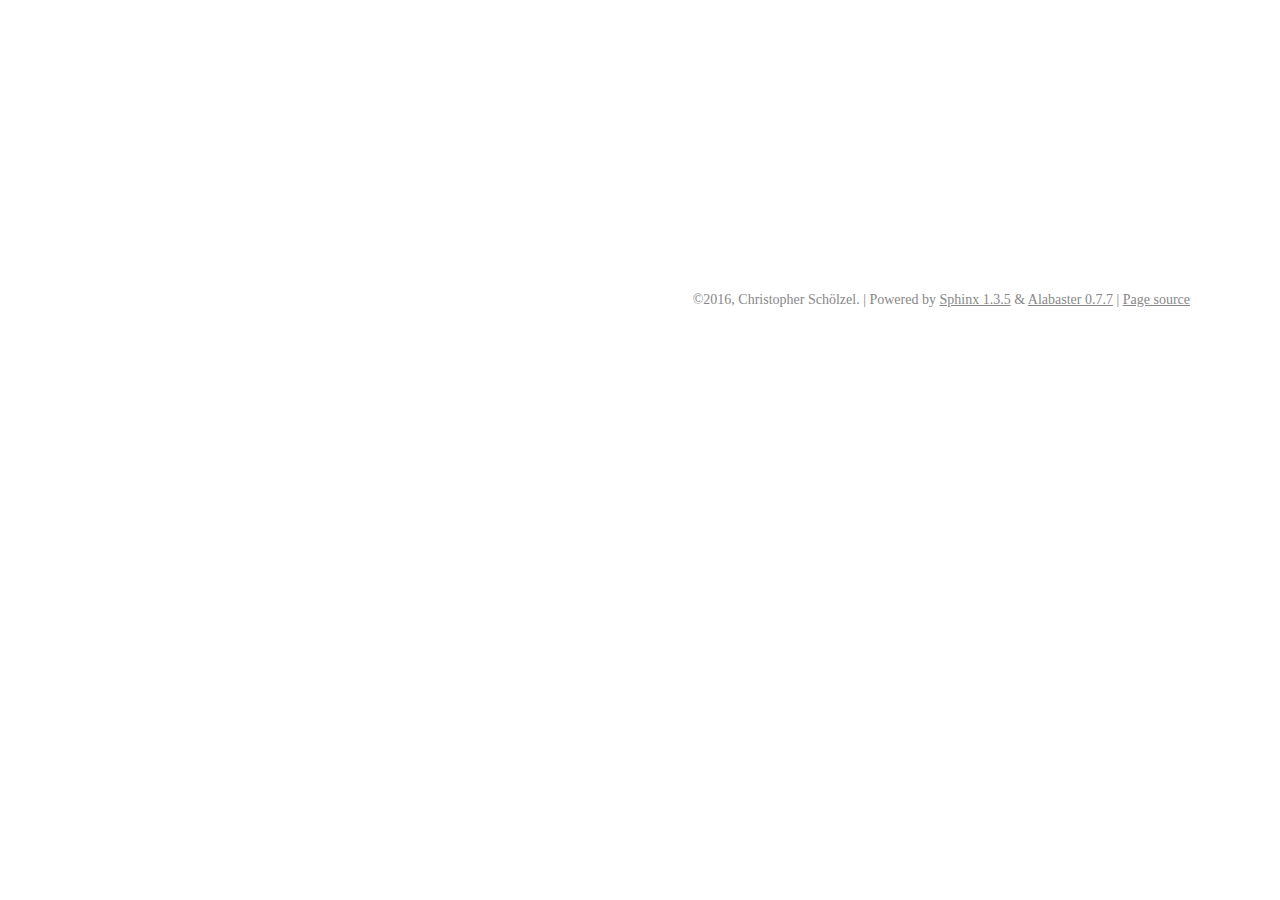
<file: measures.html>
<!DOCTYPE html PUBLIC "-//W3C//DTD XHTML 1.0 Transitional//EN"
  "http://www.w3.org/TR/xhtml1/DTD/xhtml1-transitional.dtd">


<html xmlns="http://www.w3.org/1999/xhtml">
  <head>
    <meta http-equiv="Content-Type" content="text/html; charset=utf-8" />
    
    <title>&lt;no title&gt; &mdash; Nolds 0.3.4 documentation</title>
    
    <link rel="stylesheet" href="_static/alabaster.css" type="text/css" />
    <link rel="stylesheet" href="_static/pygments.css" type="text/css" />
    
    <script type="text/javascript">
      var DOCUMENTATION_OPTIONS = {
        URL_ROOT:    './',
        VERSION:     '0.3.4',
        COLLAPSE_INDEX: false,
        FILE_SUFFIX: '.html',
        HAS_SOURCE:  true
      };
    </script>
    <script type="text/javascript" src="_static/jquery.js"></script>
    <script type="text/javascript" src="_static/underscore.js"></script>
    <script type="text/javascript" src="_static/doctools.js"></script>
    <script type="text/javascript" src="https://cdn.mathjax.org/mathjax/latest/MathJax.js?config=TeX-AMS-MML_HTMLorMML"></script>
    <link rel="top" title="Nolds 0.3.4 documentation" href="index.html" />
   
  
  <meta name="viewport" content="width=device-width, initial-scale=0.9, maximum-scale=0.9" />

  </head>
  <body role="document">  

    <div class="document">
      <div class="documentwrapper">
        <div class="bodywrapper">
          <div class="body" role="main">
            
  

          </div>
        </div>
      </div>
      <div class="sphinxsidebar" role="navigation" aria-label="main navigation">
        <div class="sphinxsidebarwrapper"><div class="relations">
<h3>Related Topics</h3>
<ul>
  <li><a href="index.html">Documentation overview</a><ul>
  </ul></li>
</ul>
</div>
  <div role="note" aria-label="source link">
    <h3>This Page</h3>
    <ul class="this-page-menu">
      <li><a href="_sources/measures.txt"
            rel="nofollow">Show Source</a></li>
    </ul>
   </div>
<div id="searchbox" style="display: none" role="search">
  <h3>Quick search</h3>
    <form class="search" action="search.html" method="get">
      <input type="text" name="q" />
      <input type="submit" value="Go" />
      <input type="hidden" name="check_keywords" value="yes" />
      <input type="hidden" name="area" value="default" />
    </form>
    <p class="searchtip" style="font-size: 90%">
    Enter search terms or a module, class or function name.
    </p>
</div>
<script type="text/javascript">$('#searchbox').show(0);</script>
        </div>
      </div>
      <div class="clearer"></div>
    </div>
    <div class="footer">
      &copy;2016, Christopher Schölzel.
      
      |
      Powered by <a href="http://sphinx-doc.org/">Sphinx 1.3.5</a>
      &amp; <a href="https://github.com/bitprophet/alabaster">Alabaster 0.7.7</a>
      
      |
      <a href="_sources/measures.txt"
          rel="nofollow">Page source</a>
    </div>

    

    
  </body>
</html>
</file>
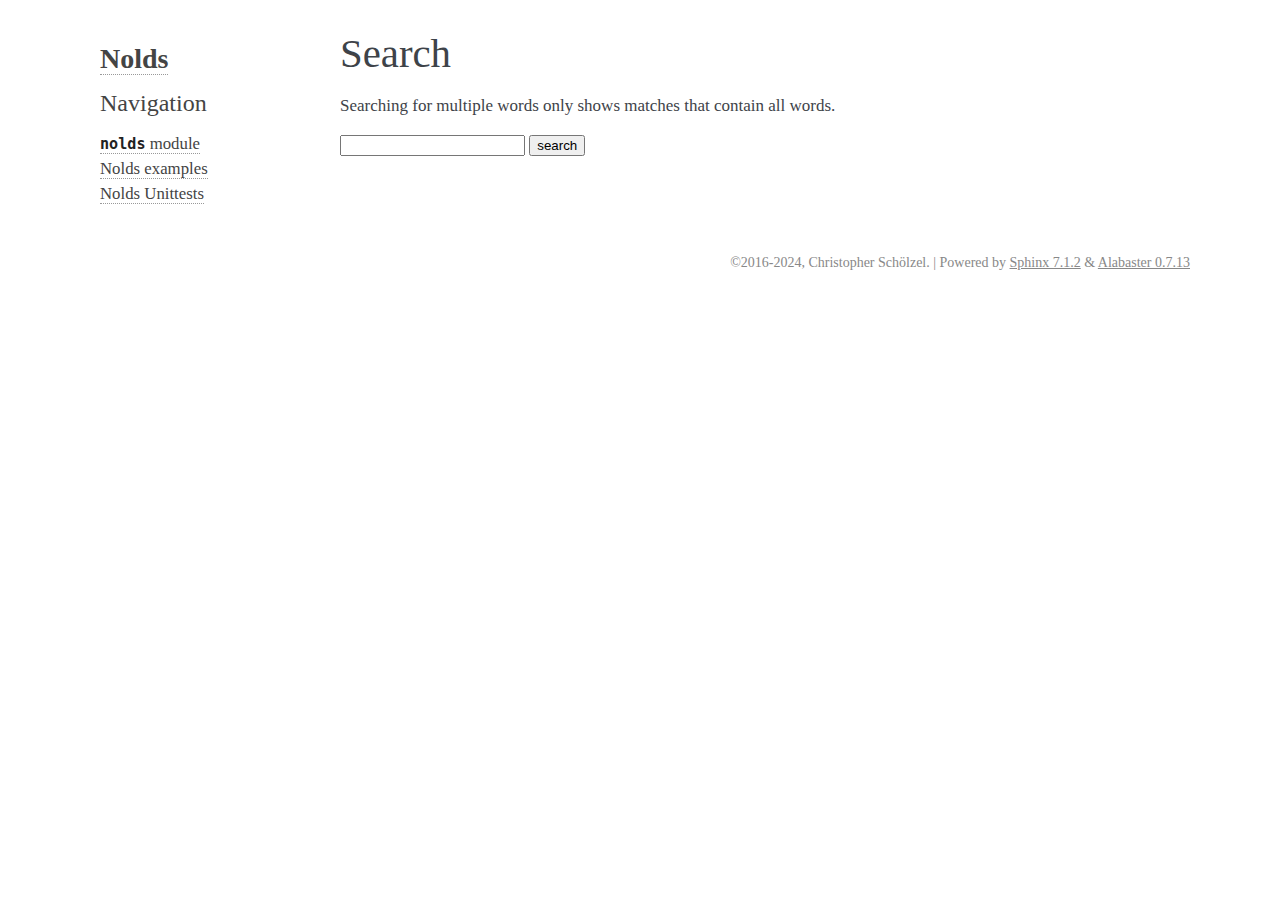
<file: search.html>
<!DOCTYPE html>

<html lang="en">
  <head>
    <meta charset="utf-8" />
    <meta name="viewport" content="width=device-width, initial-scale=1.0" />
    <title>Search &#8212; Nolds 0.6.1 documentation</title>
    <link rel="stylesheet" type="text/css" href="_static/pygments.css?v=fa44fd50" />
    <link rel="stylesheet" type="text/css" href="_static/alabaster.css?v=1fc5d657" />
    
    <script data-url_root="./" id="documentation_options" src="_static/documentation_options.js?v=09aae1b8"></script>
    <script src="_static/doctools.js?v=888ff710"></script>
    <script src="_static/sphinx_highlight.js?v=4825356b"></script>
    <script src="_static/searchtools.js"></script>
    <script src="_static/language_data.js"></script>
    <link rel="index" title="Index" href="genindex.html" />
    <link rel="search" title="Search" href="#" />
  <script src="searchindex.js" defer></script>
  
   
  <link rel="stylesheet" href="_static/custom.css" type="text/css" />
  
  
  <meta name="viewport" content="width=device-width, initial-scale=0.9, maximum-scale=0.9" />


  </head><body>
  

    <div class="document">
      <div class="documentwrapper">
        <div class="bodywrapper">
          

          <div class="body" role="main">
            
  <h1 id="search-documentation">Search</h1>
  
  <noscript>
  <div class="admonition warning">
  <p>
    Please activate JavaScript to enable the search
    functionality.
  </p>
  </div>
  </noscript>
  
  
  <p>
    Searching for multiple words only shows matches that contain
    all words.
  </p>
  
  
  <form action="" method="get">
    <input type="text" name="q" aria-labelledby="search-documentation" value="" autocomplete="off" autocorrect="off" autocapitalize="off" spellcheck="false"/>
    <input type="submit" value="search" />
    <span id="search-progress" style="padding-left: 10px"></span>
  </form>
  
  
  
  <div id="search-results">
  
  </div>
  

          </div>
          
        </div>
      </div>
      <div class="sphinxsidebar" role="navigation" aria-label="main navigation">
        <div class="sphinxsidebarwrapper">
<h1 class="logo"><a href="index.html">Nolds</a></h1>








<h3>Navigation</h3>
<ul>
<li class="toctree-l1"><a class="reference internal" href="nolds.html"><code class="docutils literal notranslate"><span class="pre">nolds</span></code> module</a></li>
<li class="toctree-l1"><a class="reference internal" href="examples.html">Nolds examples</a></li>
<li class="toctree-l1"><a class="reference internal" href="tests.html">Nolds Unittests</a></li>
</ul>

<div class="relations">
<h3>Related Topics</h3>
<ul>
  <li><a href="index.html">Documentation overview</a><ul>
  </ul></li>
</ul>
</div>








        </div>
      </div>
      <div class="clearer"></div>
    </div>
    <div class="footer">
      &copy;2016-2024, Christopher Schölzel.
      
      |
      Powered by <a href="http://sphinx-doc.org/">Sphinx 7.1.2</a>
      &amp; <a href="https://github.com/bitprophet/alabaster">Alabaster 0.7.13</a>
      
    </div>

    

    
  </body>
</html>
</file>
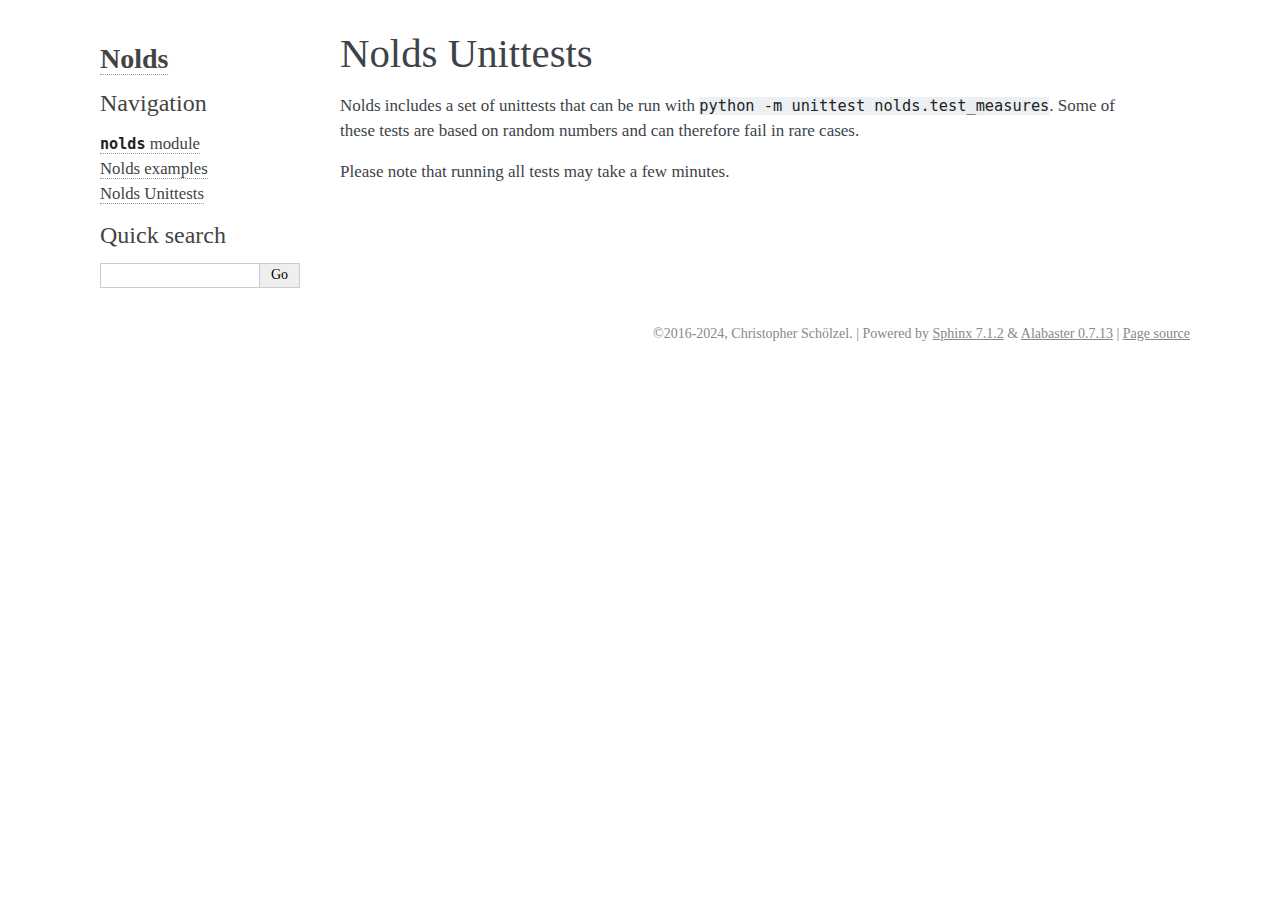
<file: tests.html>
<!DOCTYPE html>

<html lang="en">
  <head>
    <meta charset="utf-8" />
    <meta name="viewport" content="width=device-width, initial-scale=1.0" /><meta name="viewport" content="width=device-width, initial-scale=1" />

    <title>Nolds Unittests &#8212; Nolds 0.6.1 documentation</title>
    <link rel="stylesheet" type="text/css" href="_static/pygments.css?v=fa44fd50" />
    <link rel="stylesheet" type="text/css" href="_static/alabaster.css?v=1fc5d657" />
    <script data-url_root="./" id="documentation_options" src="_static/documentation_options.js?v=09aae1b8"></script>
    <script src="_static/doctools.js?v=888ff710"></script>
    <script src="_static/sphinx_highlight.js?v=4825356b"></script>
    <link rel="index" title="Index" href="genindex.html" />
    <link rel="search" title="Search" href="search.html" />
    <link rel="prev" title="Nolds examples" href="examples.html" />
   
  <link rel="stylesheet" href="_static/custom.css" type="text/css" />
  
  
  <meta name="viewport" content="width=device-width, initial-scale=0.9, maximum-scale=0.9" />

  </head><body>
  

    <div class="document">
      <div class="documentwrapper">
        <div class="bodywrapper">
          

          <div class="body" role="main">
            
  <section id="nolds-unittests">
<h1>Nolds Unittests<a class="headerlink" href="#nolds-unittests" title="Permalink to this heading">¶</a></h1>
<p>Nolds includes a set of unittests that can be run with
<code class="docutils literal notranslate"><span class="pre">python</span> <span class="pre">-m</span> <span class="pre">unittest</span> <span class="pre">nolds.test_measures</span></code>.
Some of these tests are based on random numbers and can therefore fail in rare
cases.</p>
<p>Please note that running all tests may take a few minutes.</p>
</section>


          </div>
          
        </div>
      </div>
      <div class="sphinxsidebar" role="navigation" aria-label="main navigation">
        <div class="sphinxsidebarwrapper">
<h1 class="logo"><a href="index.html">Nolds</a></h1>








<h3>Navigation</h3>
<ul class="current">
<li class="toctree-l1"><a class="reference internal" href="nolds.html"><code class="docutils literal notranslate"><span class="pre">nolds</span></code> module</a></li>
<li class="toctree-l1"><a class="reference internal" href="examples.html">Nolds examples</a></li>
<li class="toctree-l1 current"><a class="current reference internal" href="#">Nolds Unittests</a></li>
</ul>

<div class="relations">
<h3>Related Topics</h3>
<ul>
  <li><a href="index.html">Documentation overview</a><ul>
      <li>Previous: <a href="examples.html" title="previous chapter">Nolds examples</a></li>
  </ul></li>
</ul>
</div>
<div id="searchbox" style="display: none" role="search">
  <h3 id="searchlabel">Quick search</h3>
    <div class="searchformwrapper">
    <form class="search" action="search.html" method="get">
      <input type="text" name="q" aria-labelledby="searchlabel" autocomplete="off" autocorrect="off" autocapitalize="off" spellcheck="false"/>
      <input type="submit" value="Go" />
    </form>
    </div>
</div>
<script>document.getElementById('searchbox').style.display = "block"</script>








        </div>
      </div>
      <div class="clearer"></div>
    </div>
    <div class="footer">
      &copy;2016-2024, Christopher Schölzel.
      
      |
      Powered by <a href="http://sphinx-doc.org/">Sphinx 7.1.2</a>
      &amp; <a href="https://github.com/bitprophet/alabaster">Alabaster 0.7.13</a>
      
      |
      <a href="_sources/tests.rst.txt"
          rel="nofollow">Page source</a>
    </div>

    

    
  </body>
</html>
</file>
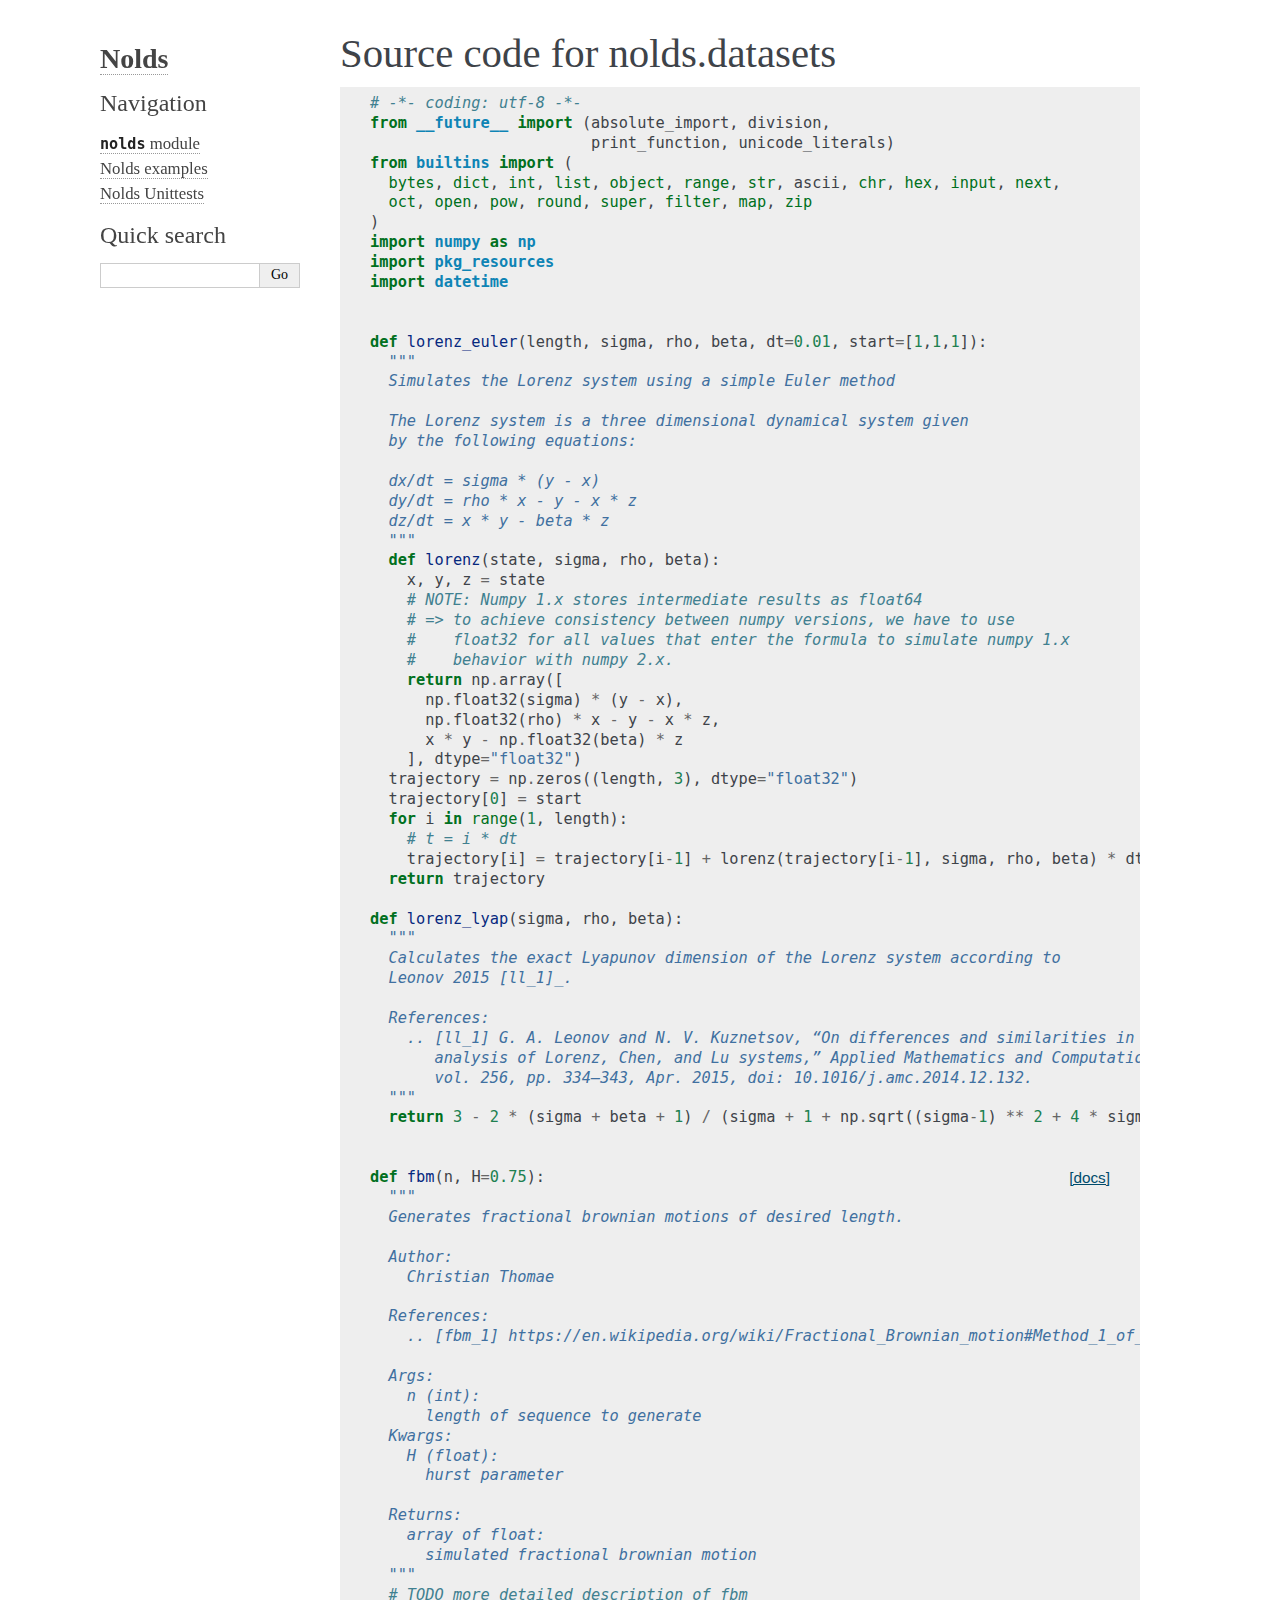
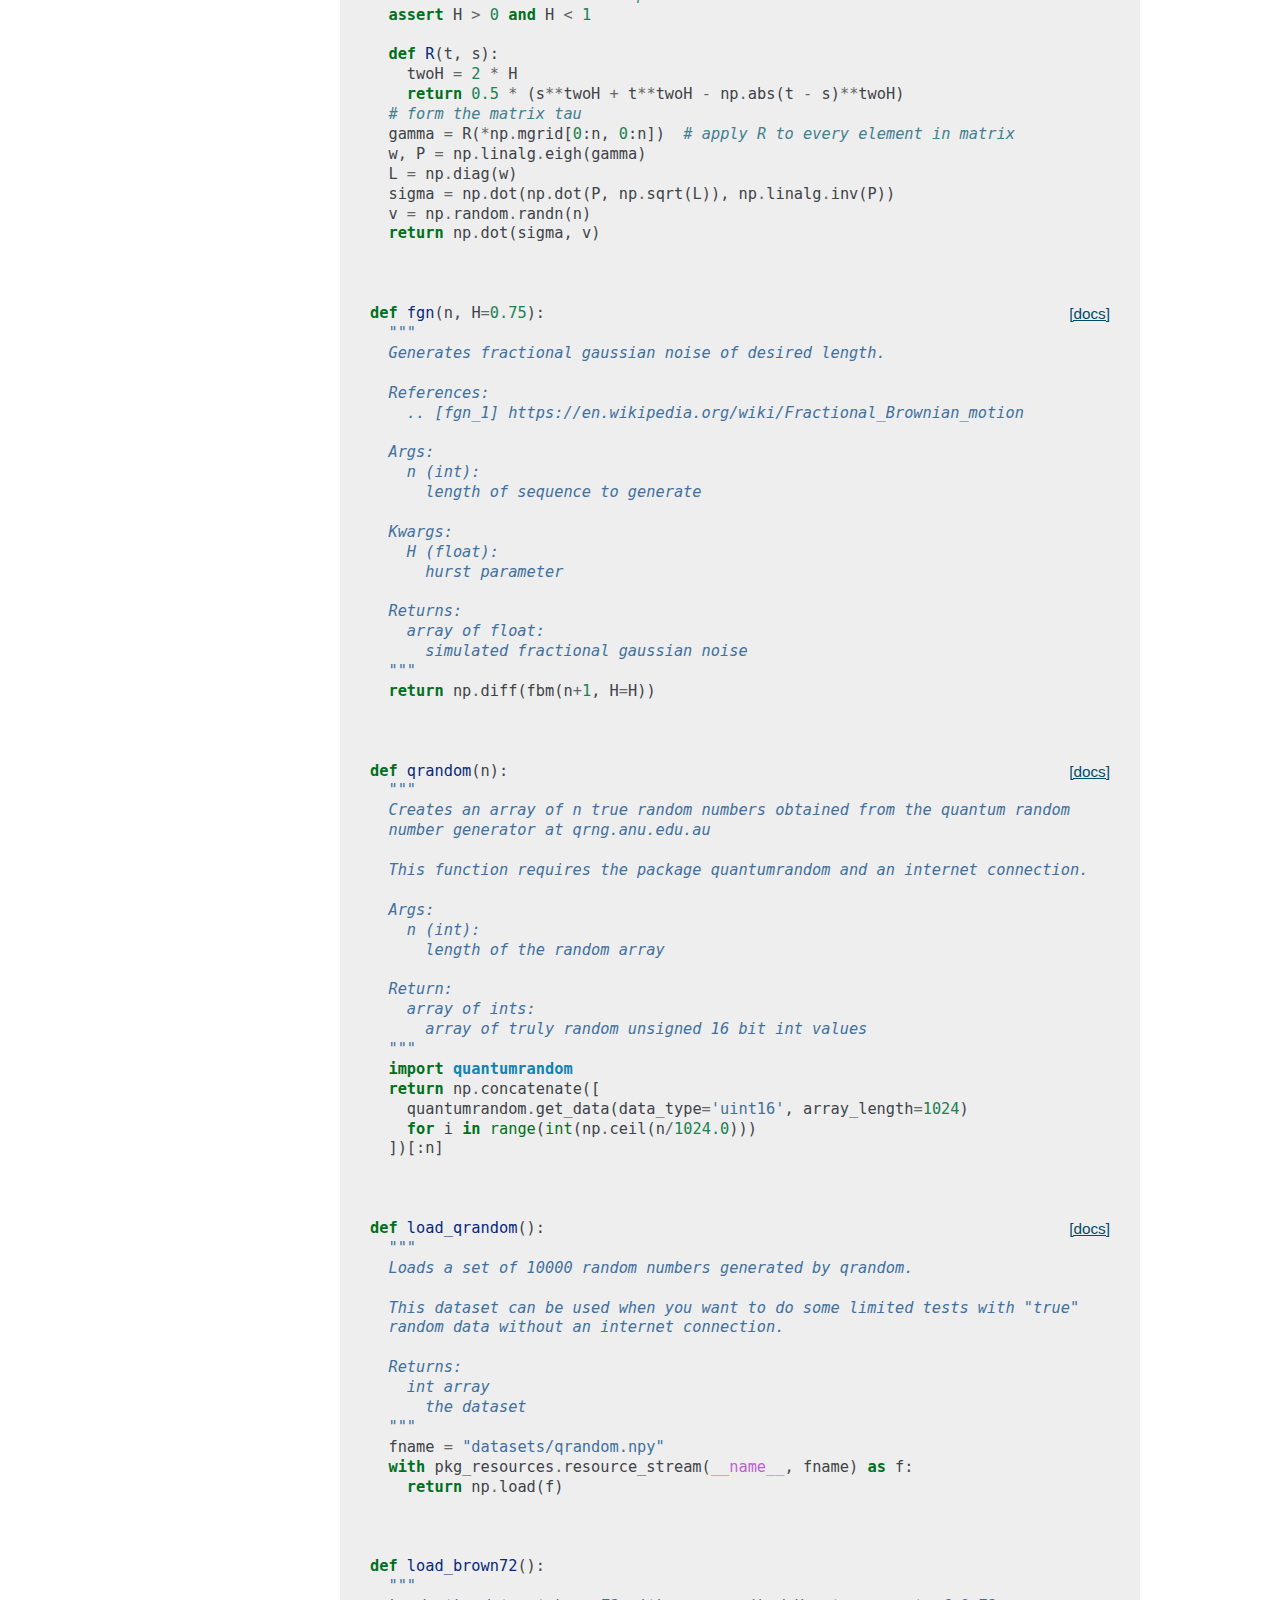
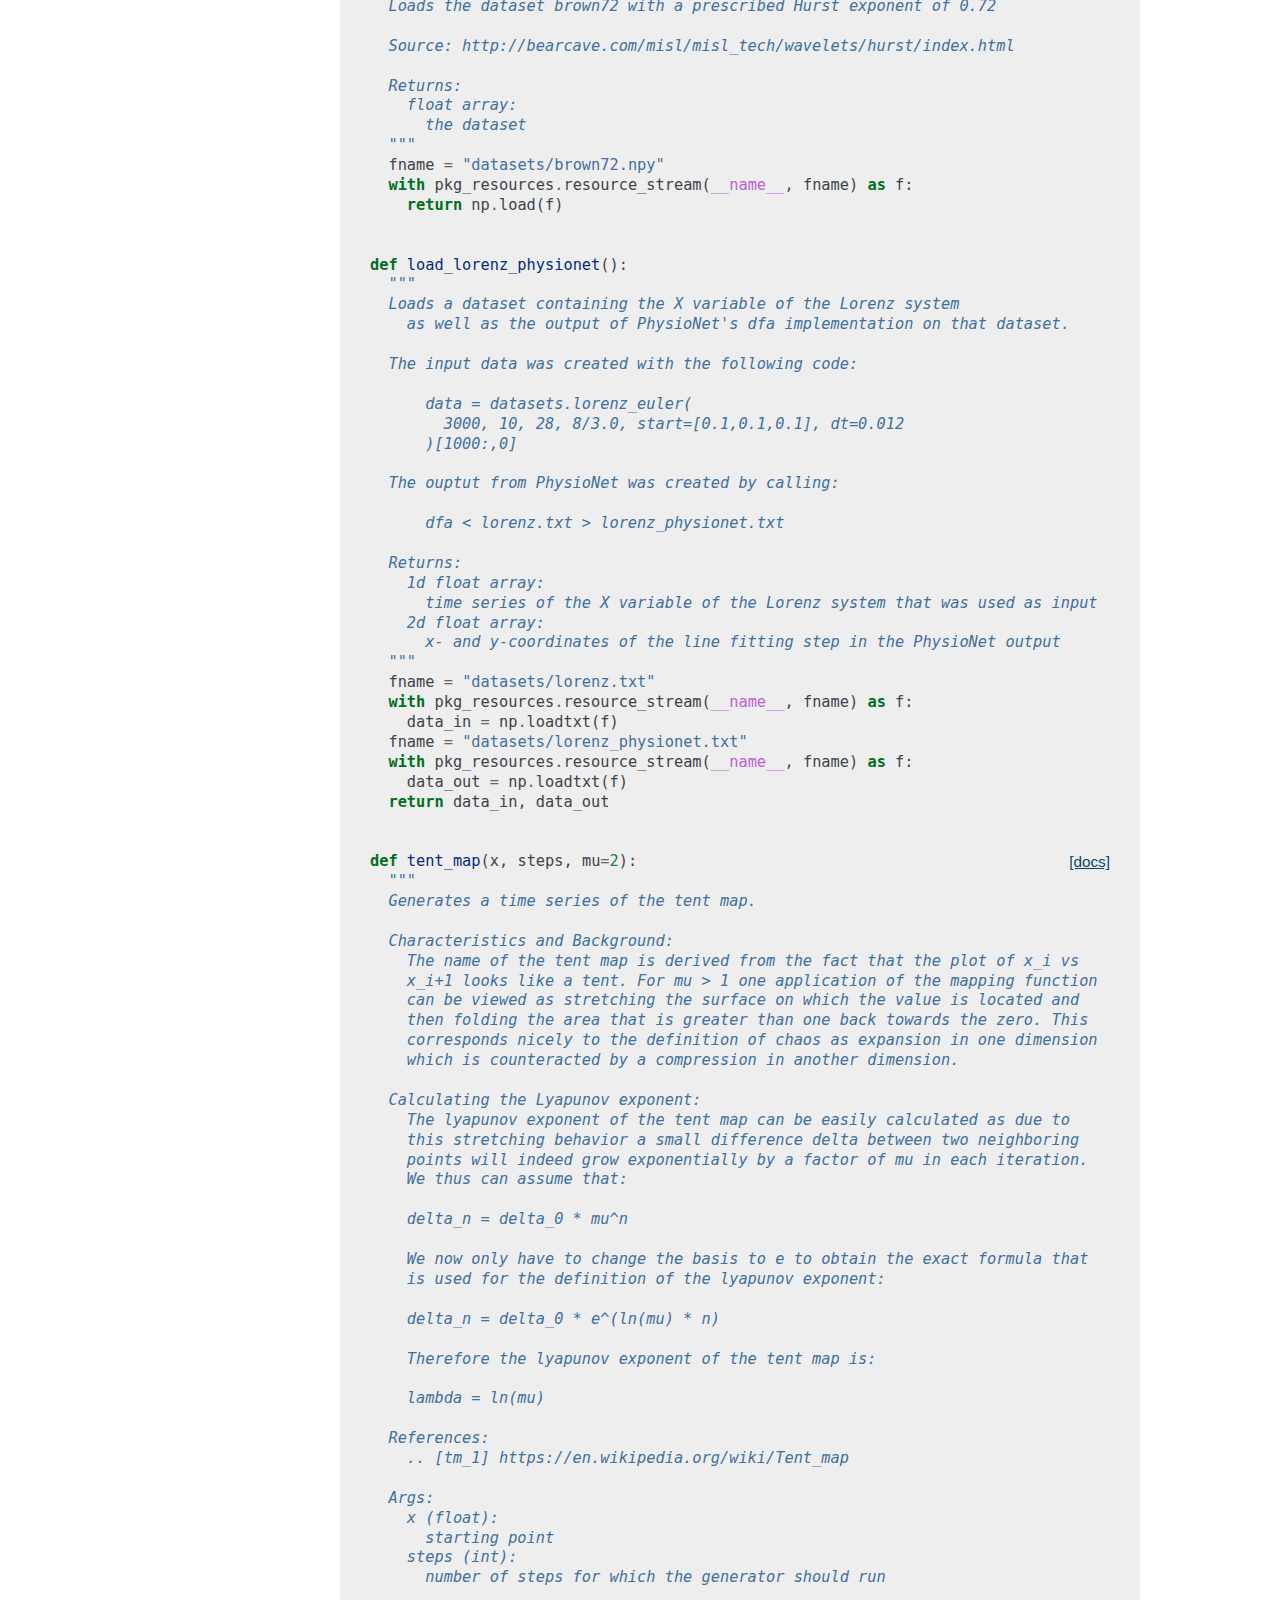
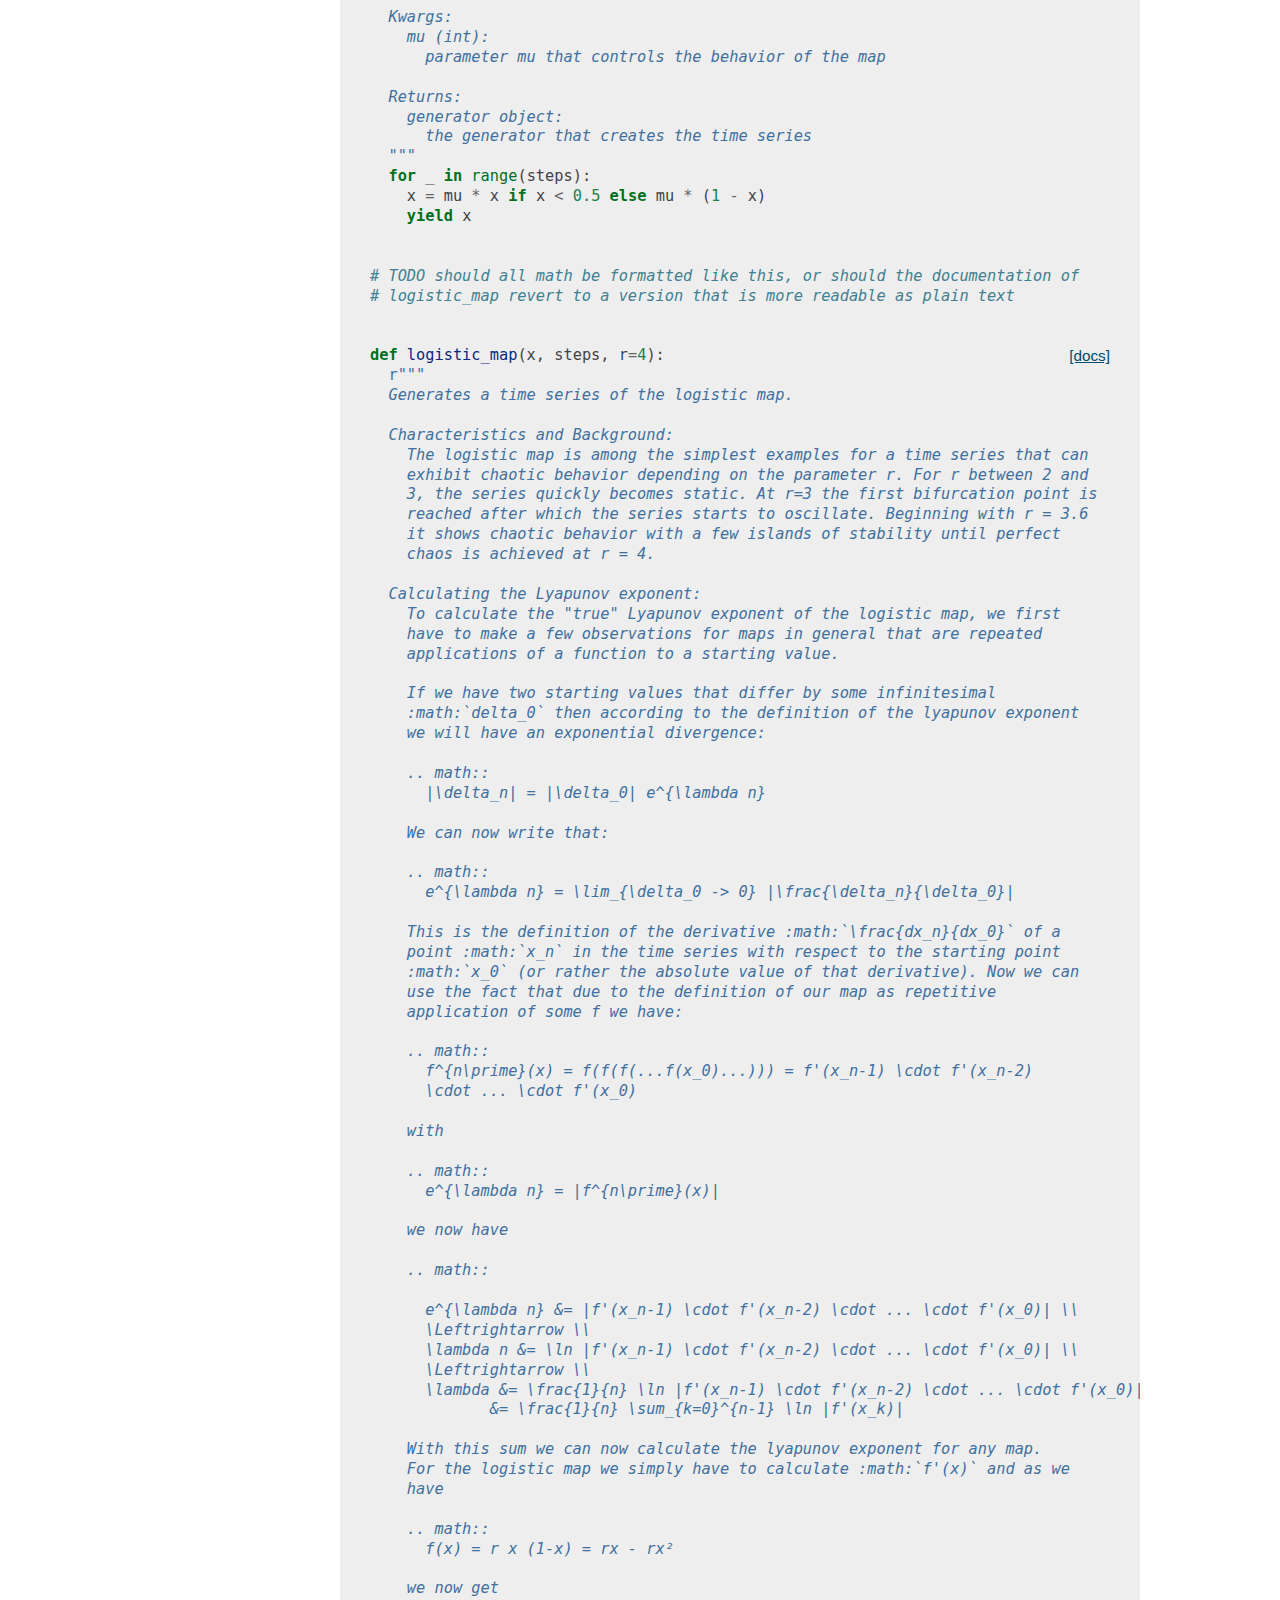
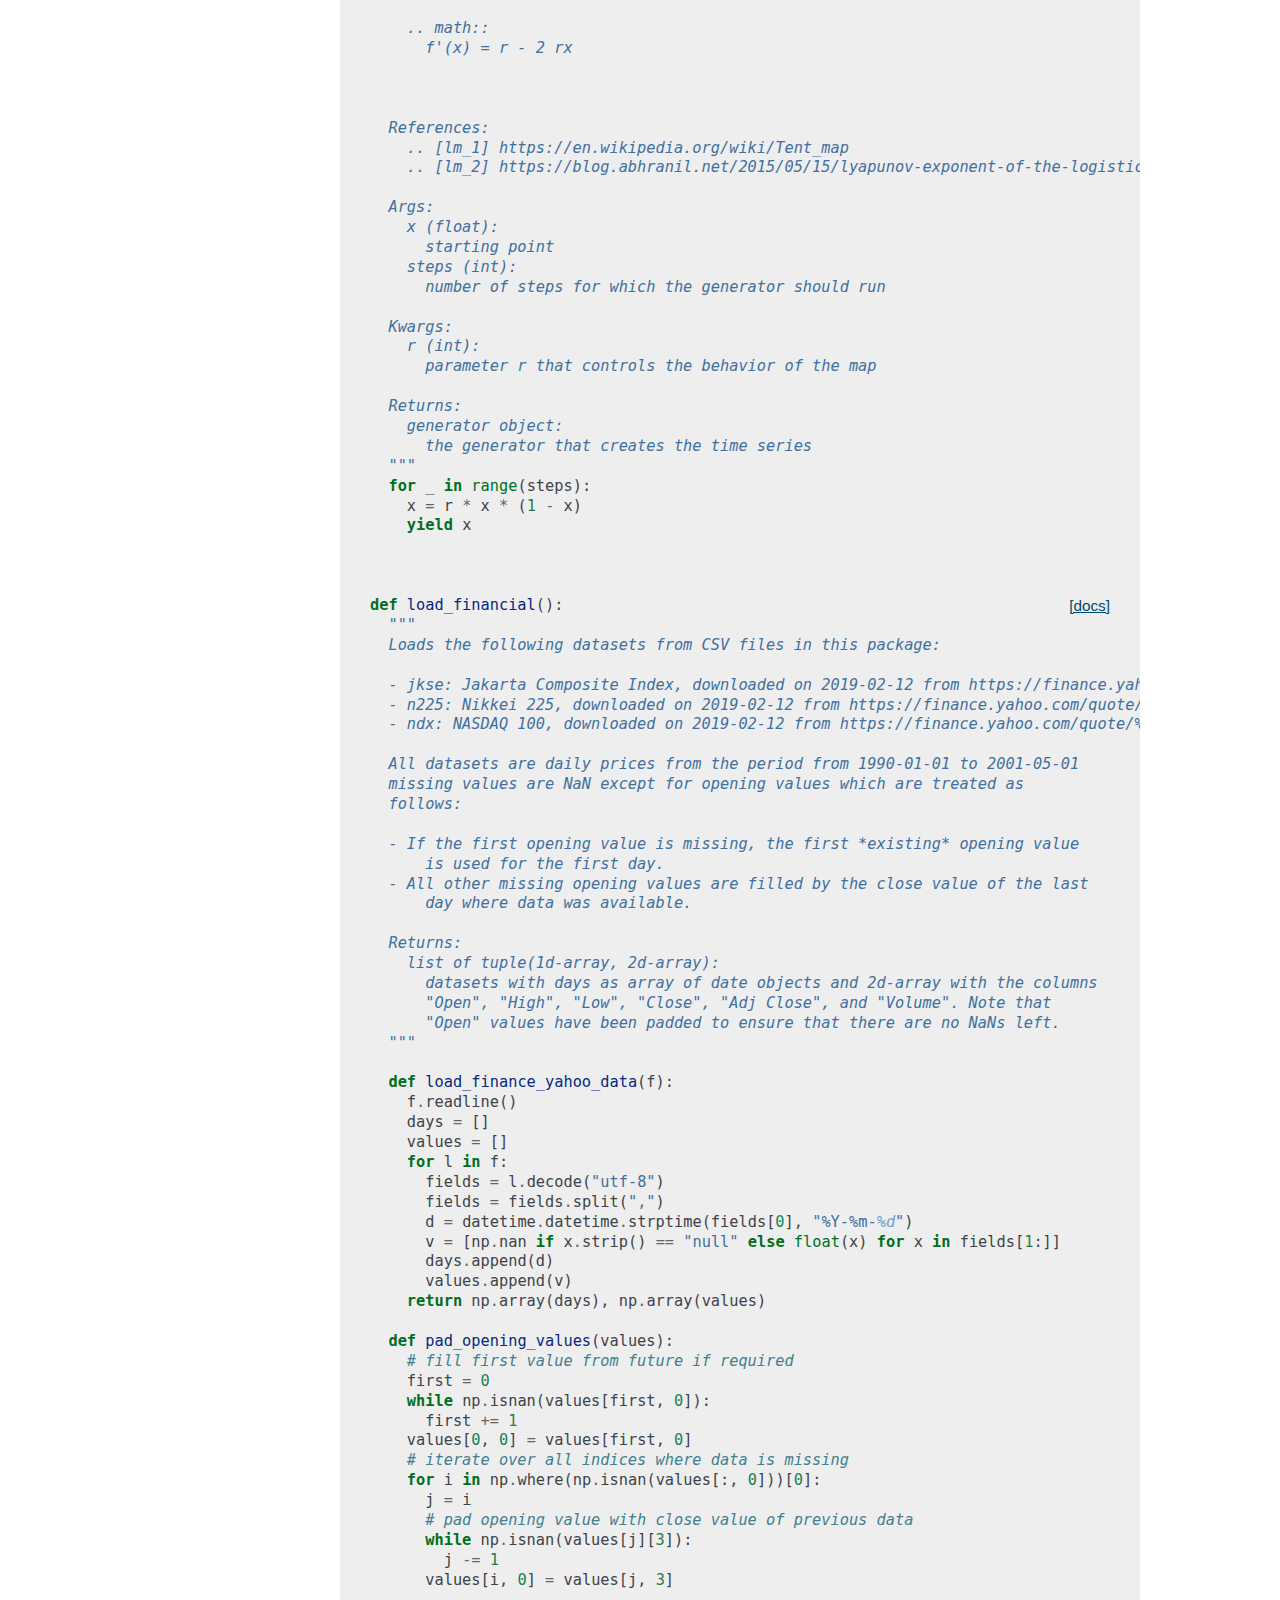
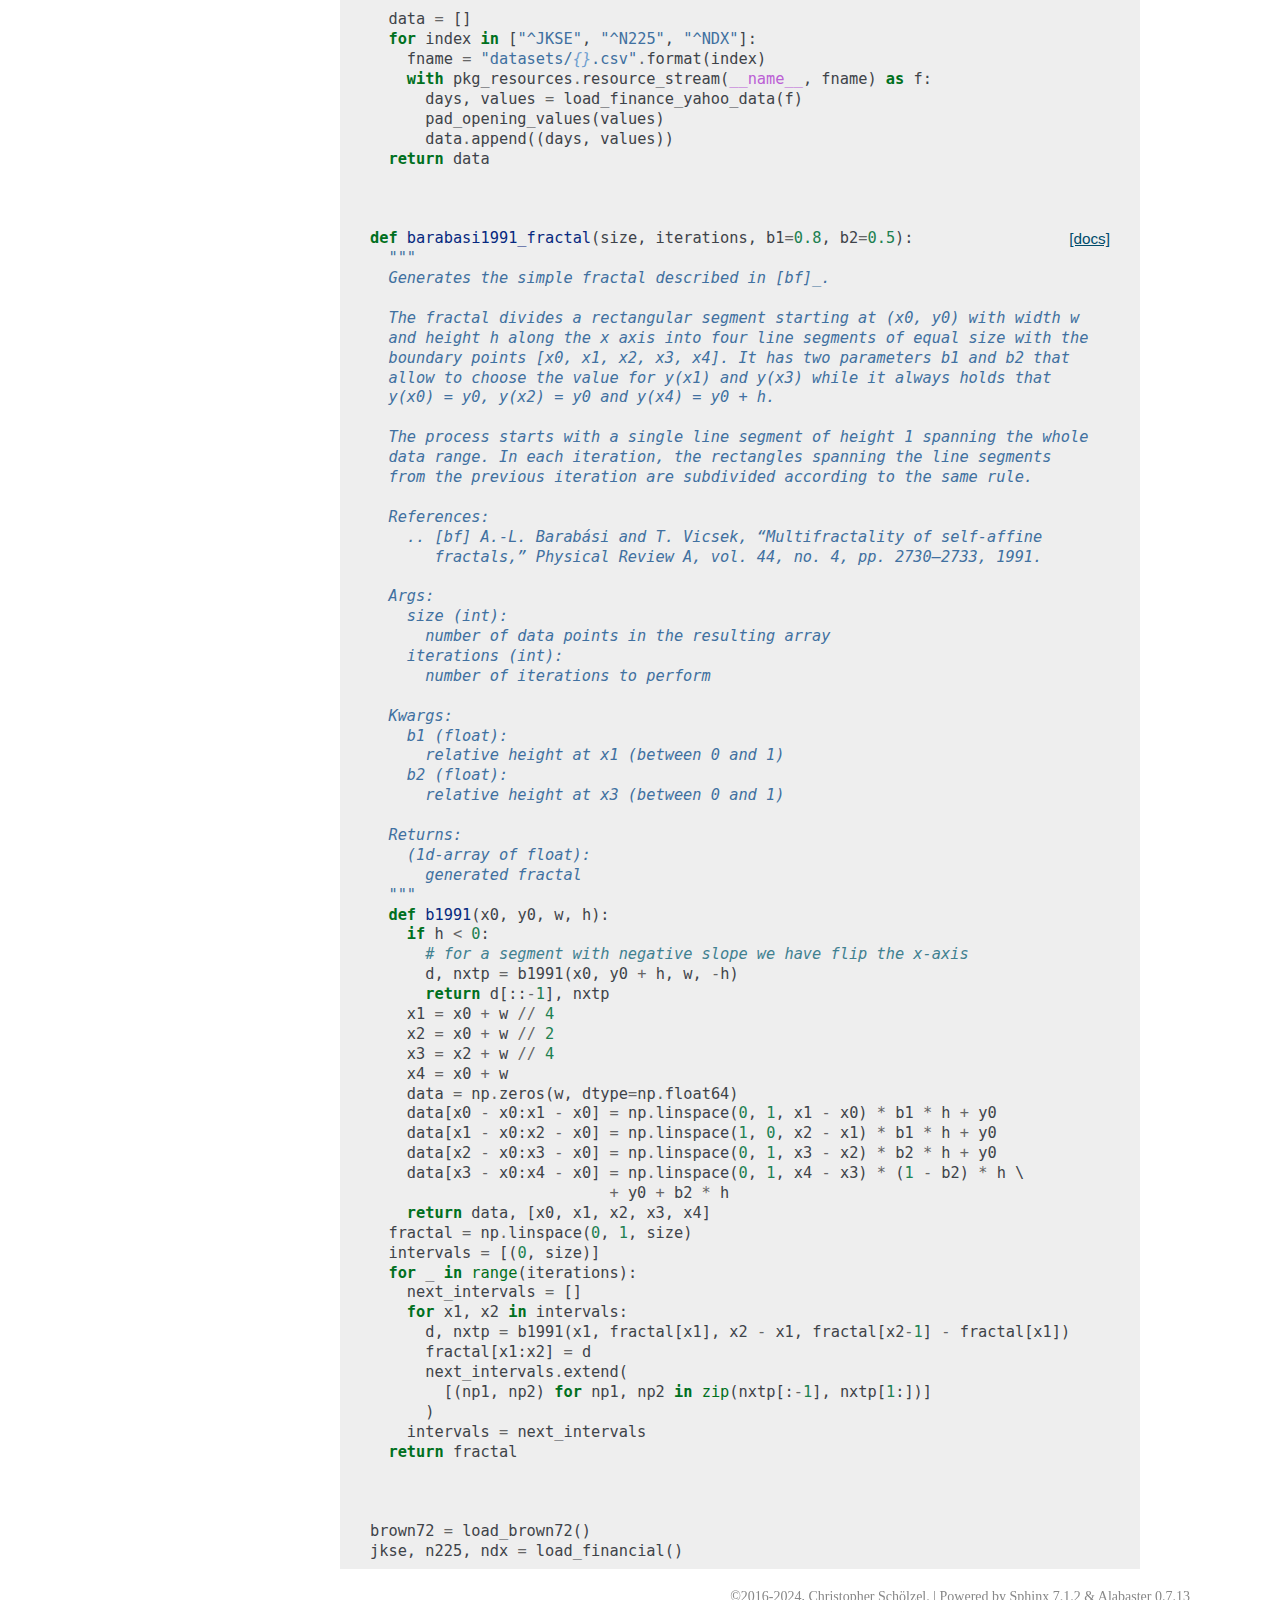
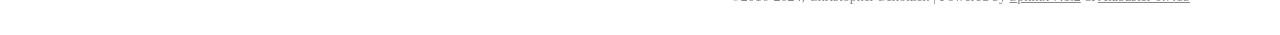
<file: _modules/nolds/datasets.html>
<!DOCTYPE html>

<html lang="en">
  <head>
    <meta charset="utf-8" />
    <meta name="viewport" content="width=device-width, initial-scale=1.0" />
    <title>nolds.datasets &#8212; Nolds 0.6.1 documentation</title>
    <link rel="stylesheet" type="text/css" href="../../_static/pygments.css?v=fa44fd50" />
    <link rel="stylesheet" type="text/css" href="../../_static/alabaster.css?v=1fc5d657" />
    <script data-url_root="../../" id="documentation_options" src="../../_static/documentation_options.js?v=09aae1b8"></script>
    <script src="../../_static/doctools.js?v=888ff710"></script>
    <script src="../../_static/sphinx_highlight.js?v=4825356b"></script>
    <link rel="index" title="Index" href="../../genindex.html" />
    <link rel="search" title="Search" href="../../search.html" />
   
  <link rel="stylesheet" href="../../_static/custom.css" type="text/css" />
  
  
  <meta name="viewport" content="width=device-width, initial-scale=0.9, maximum-scale=0.9" />

  </head><body>
  

    <div class="document">
      <div class="documentwrapper">
        <div class="bodywrapper">
          

          <div class="body" role="main">
            
  <h1>Source code for nolds.datasets</h1><div class="highlight"><pre>
<span></span><span class="c1"># -*- coding: utf-8 -*-</span>
<span class="kn">from</span> <span class="nn">__future__</span> <span class="kn">import</span> <span class="p">(</span><span class="n">absolute_import</span><span class="p">,</span> <span class="n">division</span><span class="p">,</span>
                        <span class="n">print_function</span><span class="p">,</span> <span class="n">unicode_literals</span><span class="p">)</span>
<span class="kn">from</span> <span class="nn">builtins</span> <span class="kn">import</span> <span class="p">(</span>
  <span class="nb">bytes</span><span class="p">,</span> <span class="nb">dict</span><span class="p">,</span> <span class="nb">int</span><span class="p">,</span> <span class="nb">list</span><span class="p">,</span> <span class="nb">object</span><span class="p">,</span> <span class="nb">range</span><span class="p">,</span> <span class="nb">str</span><span class="p">,</span> <span class="n">ascii</span><span class="p">,</span> <span class="nb">chr</span><span class="p">,</span> <span class="nb">hex</span><span class="p">,</span> <span class="nb">input</span><span class="p">,</span> <span class="nb">next</span><span class="p">,</span>
  <span class="nb">oct</span><span class="p">,</span> <span class="nb">open</span><span class="p">,</span> <span class="nb">pow</span><span class="p">,</span> <span class="nb">round</span><span class="p">,</span> <span class="nb">super</span><span class="p">,</span> <span class="nb">filter</span><span class="p">,</span> <span class="nb">map</span><span class="p">,</span> <span class="nb">zip</span>
<span class="p">)</span>
<span class="kn">import</span> <span class="nn">numpy</span> <span class="k">as</span> <span class="nn">np</span>
<span class="kn">import</span> <span class="nn">pkg_resources</span>
<span class="kn">import</span> <span class="nn">datetime</span>


<span class="k">def</span> <span class="nf">lorenz_euler</span><span class="p">(</span><span class="n">length</span><span class="p">,</span> <span class="n">sigma</span><span class="p">,</span> <span class="n">rho</span><span class="p">,</span> <span class="n">beta</span><span class="p">,</span> <span class="n">dt</span><span class="o">=</span><span class="mf">0.01</span><span class="p">,</span> <span class="n">start</span><span class="o">=</span><span class="p">[</span><span class="mi">1</span><span class="p">,</span><span class="mi">1</span><span class="p">,</span><span class="mi">1</span><span class="p">]):</span>
<span class="w">  </span><span class="sd">&quot;&quot;&quot;</span>
<span class="sd">  Simulates the Lorenz system using a simple Euler method</span>

<span class="sd">  The Lorenz system is a three dimensional dynamical system given</span>
<span class="sd">  by the following equations:</span>

<span class="sd">  dx/dt = sigma * (y - x)</span>
<span class="sd">  dy/dt = rho * x - y - x * z</span>
<span class="sd">  dz/dt = x * y - beta * z</span>
<span class="sd">  &quot;&quot;&quot;</span>
  <span class="k">def</span> <span class="nf">lorenz</span><span class="p">(</span><span class="n">state</span><span class="p">,</span> <span class="n">sigma</span><span class="p">,</span> <span class="n">rho</span><span class="p">,</span> <span class="n">beta</span><span class="p">):</span>
    <span class="n">x</span><span class="p">,</span> <span class="n">y</span><span class="p">,</span> <span class="n">z</span> <span class="o">=</span> <span class="n">state</span>
    <span class="c1"># NOTE: Numpy 1.x stores intermediate results as float64</span>
    <span class="c1"># =&gt; to achieve consistency between numpy versions, we have to use</span>
    <span class="c1">#    float32 for all values that enter the formula to simulate numpy 1.x</span>
    <span class="c1">#    behavior with numpy 2.x.</span>
    <span class="k">return</span> <span class="n">np</span><span class="o">.</span><span class="n">array</span><span class="p">([</span>
      <span class="n">np</span><span class="o">.</span><span class="n">float32</span><span class="p">(</span><span class="n">sigma</span><span class="p">)</span> <span class="o">*</span> <span class="p">(</span><span class="n">y</span> <span class="o">-</span> <span class="n">x</span><span class="p">),</span>
      <span class="n">np</span><span class="o">.</span><span class="n">float32</span><span class="p">(</span><span class="n">rho</span><span class="p">)</span> <span class="o">*</span> <span class="n">x</span> <span class="o">-</span> <span class="n">y</span> <span class="o">-</span> <span class="n">x</span> <span class="o">*</span> <span class="n">z</span><span class="p">,</span>
      <span class="n">x</span> <span class="o">*</span> <span class="n">y</span> <span class="o">-</span> <span class="n">np</span><span class="o">.</span><span class="n">float32</span><span class="p">(</span><span class="n">beta</span><span class="p">)</span> <span class="o">*</span> <span class="n">z</span>
    <span class="p">],</span> <span class="n">dtype</span><span class="o">=</span><span class="s2">&quot;float32&quot;</span><span class="p">)</span>
  <span class="n">trajectory</span> <span class="o">=</span> <span class="n">np</span><span class="o">.</span><span class="n">zeros</span><span class="p">((</span><span class="n">length</span><span class="p">,</span> <span class="mi">3</span><span class="p">),</span> <span class="n">dtype</span><span class="o">=</span><span class="s2">&quot;float32&quot;</span><span class="p">)</span>
  <span class="n">trajectory</span><span class="p">[</span><span class="mi">0</span><span class="p">]</span> <span class="o">=</span> <span class="n">start</span>
  <span class="k">for</span> <span class="n">i</span> <span class="ow">in</span> <span class="nb">range</span><span class="p">(</span><span class="mi">1</span><span class="p">,</span> <span class="n">length</span><span class="p">):</span>
    <span class="c1"># t = i * dt</span>
    <span class="n">trajectory</span><span class="p">[</span><span class="n">i</span><span class="p">]</span> <span class="o">=</span> <span class="n">trajectory</span><span class="p">[</span><span class="n">i</span><span class="o">-</span><span class="mi">1</span><span class="p">]</span> <span class="o">+</span> <span class="n">lorenz</span><span class="p">(</span><span class="n">trajectory</span><span class="p">[</span><span class="n">i</span><span class="o">-</span><span class="mi">1</span><span class="p">],</span> <span class="n">sigma</span><span class="p">,</span> <span class="n">rho</span><span class="p">,</span> <span class="n">beta</span><span class="p">)</span> <span class="o">*</span> <span class="n">dt</span>
  <span class="k">return</span> <span class="n">trajectory</span>

<span class="k">def</span> <span class="nf">lorenz_lyap</span><span class="p">(</span><span class="n">sigma</span><span class="p">,</span> <span class="n">rho</span><span class="p">,</span> <span class="n">beta</span><span class="p">):</span>
<span class="w">  </span><span class="sd">&quot;&quot;&quot;</span>
<span class="sd">  Calculates the exact Lyapunov dimension of the Lorenz system according to</span>
<span class="sd">  Leonov 2015 [ll_1]_.</span>

<span class="sd">  References:</span>
<span class="sd">    .. [ll_1] G. A. Leonov and N. V. Kuznetsov, “On differences and similarities in the</span>
<span class="sd">       analysis of Lorenz, Chen, and Lu systems,” Applied Mathematics and Computation,</span>
<span class="sd">       vol. 256, pp. 334–343, Apr. 2015, doi: 10.1016/j.amc.2014.12.132.</span>
<span class="sd">  &quot;&quot;&quot;</span>
  <span class="k">return</span> <span class="mi">3</span> <span class="o">-</span> <span class="mi">2</span> <span class="o">*</span> <span class="p">(</span><span class="n">sigma</span> <span class="o">+</span> <span class="n">beta</span> <span class="o">+</span> <span class="mi">1</span><span class="p">)</span> <span class="o">/</span> <span class="p">(</span><span class="n">sigma</span> <span class="o">+</span> <span class="mi">1</span> <span class="o">+</span> <span class="n">np</span><span class="o">.</span><span class="n">sqrt</span><span class="p">((</span><span class="n">sigma</span><span class="o">-</span><span class="mi">1</span><span class="p">)</span> <span class="o">**</span> <span class="mi">2</span> <span class="o">+</span> <span class="mi">4</span> <span class="o">*</span> <span class="n">sigma</span> <span class="o">*</span> <span class="n">rho</span><span class="p">))</span>


<div class="viewcode-block" id="fbm"><a class="viewcode-back" href="../../nolds.html#nolds.fbm">[docs]</a><span class="k">def</span> <span class="nf">fbm</span><span class="p">(</span><span class="n">n</span><span class="p">,</span> <span class="n">H</span><span class="o">=</span><span class="mf">0.75</span><span class="p">):</span>
<span class="w">  </span><span class="sd">&quot;&quot;&quot;</span>
<span class="sd">  Generates fractional brownian motions of desired length.</span>

<span class="sd">  Author:</span>
<span class="sd">    Christian Thomae</span>

<span class="sd">  References:</span>
<span class="sd">    .. [fbm_1] https://en.wikipedia.org/wiki/Fractional_Brownian_motion#Method_1_of_simulation</span>

<span class="sd">  Args:</span>
<span class="sd">    n (int):</span>
<span class="sd">      length of sequence to generate</span>
<span class="sd">  Kwargs:</span>
<span class="sd">    H (float):</span>
<span class="sd">      hurst parameter</span>

<span class="sd">  Returns:</span>
<span class="sd">    array of float:</span>
<span class="sd">      simulated fractional brownian motion</span>
<span class="sd">  &quot;&quot;&quot;</span>
  <span class="c1"># TODO more detailed description of fbm</span>
  <span class="k">assert</span> <span class="n">H</span> <span class="o">&gt;</span> <span class="mi">0</span> <span class="ow">and</span> <span class="n">H</span> <span class="o">&lt;</span> <span class="mi">1</span>

  <span class="k">def</span> <span class="nf">R</span><span class="p">(</span><span class="n">t</span><span class="p">,</span> <span class="n">s</span><span class="p">):</span>
    <span class="n">twoH</span> <span class="o">=</span> <span class="mi">2</span> <span class="o">*</span> <span class="n">H</span>
    <span class="k">return</span> <span class="mf">0.5</span> <span class="o">*</span> <span class="p">(</span><span class="n">s</span><span class="o">**</span><span class="n">twoH</span> <span class="o">+</span> <span class="n">t</span><span class="o">**</span><span class="n">twoH</span> <span class="o">-</span> <span class="n">np</span><span class="o">.</span><span class="n">abs</span><span class="p">(</span><span class="n">t</span> <span class="o">-</span> <span class="n">s</span><span class="p">)</span><span class="o">**</span><span class="n">twoH</span><span class="p">)</span>
  <span class="c1"># form the matrix tau</span>
  <span class="n">gamma</span> <span class="o">=</span> <span class="n">R</span><span class="p">(</span><span class="o">*</span><span class="n">np</span><span class="o">.</span><span class="n">mgrid</span><span class="p">[</span><span class="mi">0</span><span class="p">:</span><span class="n">n</span><span class="p">,</span> <span class="mi">0</span><span class="p">:</span><span class="n">n</span><span class="p">])</span>  <span class="c1"># apply R to every element in matrix</span>
  <span class="n">w</span><span class="p">,</span> <span class="n">P</span> <span class="o">=</span> <span class="n">np</span><span class="o">.</span><span class="n">linalg</span><span class="o">.</span><span class="n">eigh</span><span class="p">(</span><span class="n">gamma</span><span class="p">)</span>
  <span class="n">L</span> <span class="o">=</span> <span class="n">np</span><span class="o">.</span><span class="n">diag</span><span class="p">(</span><span class="n">w</span><span class="p">)</span>
  <span class="n">sigma</span> <span class="o">=</span> <span class="n">np</span><span class="o">.</span><span class="n">dot</span><span class="p">(</span><span class="n">np</span><span class="o">.</span><span class="n">dot</span><span class="p">(</span><span class="n">P</span><span class="p">,</span> <span class="n">np</span><span class="o">.</span><span class="n">sqrt</span><span class="p">(</span><span class="n">L</span><span class="p">)),</span> <span class="n">np</span><span class="o">.</span><span class="n">linalg</span><span class="o">.</span><span class="n">inv</span><span class="p">(</span><span class="n">P</span><span class="p">))</span>
  <span class="n">v</span> <span class="o">=</span> <span class="n">np</span><span class="o">.</span><span class="n">random</span><span class="o">.</span><span class="n">randn</span><span class="p">(</span><span class="n">n</span><span class="p">)</span>
  <span class="k">return</span> <span class="n">np</span><span class="o">.</span><span class="n">dot</span><span class="p">(</span><span class="n">sigma</span><span class="p">,</span> <span class="n">v</span><span class="p">)</span></div>


<div class="viewcode-block" id="fgn"><a class="viewcode-back" href="../../nolds.html#nolds.fgn">[docs]</a><span class="k">def</span> <span class="nf">fgn</span><span class="p">(</span><span class="n">n</span><span class="p">,</span> <span class="n">H</span><span class="o">=</span><span class="mf">0.75</span><span class="p">):</span>
<span class="w">  </span><span class="sd">&quot;&quot;&quot;</span>
<span class="sd">  Generates fractional gaussian noise of desired length.</span>

<span class="sd">  References:</span>
<span class="sd">    .. [fgn_1] https://en.wikipedia.org/wiki/Fractional_Brownian_motion</span>

<span class="sd">  Args:</span>
<span class="sd">    n (int):</span>
<span class="sd">      length of sequence to generate</span>

<span class="sd">  Kwargs:</span>
<span class="sd">    H (float):</span>
<span class="sd">      hurst parameter</span>

<span class="sd">  Returns:</span>
<span class="sd">    array of float:</span>
<span class="sd">      simulated fractional gaussian noise</span>
<span class="sd">  &quot;&quot;&quot;</span>
  <span class="k">return</span> <span class="n">np</span><span class="o">.</span><span class="n">diff</span><span class="p">(</span><span class="n">fbm</span><span class="p">(</span><span class="n">n</span><span class="o">+</span><span class="mi">1</span><span class="p">,</span> <span class="n">H</span><span class="o">=</span><span class="n">H</span><span class="p">))</span></div>


<div class="viewcode-block" id="qrandom"><a class="viewcode-back" href="../../nolds.html#nolds.qrandom">[docs]</a><span class="k">def</span> <span class="nf">qrandom</span><span class="p">(</span><span class="n">n</span><span class="p">):</span>
<span class="w">  </span><span class="sd">&quot;&quot;&quot;</span>
<span class="sd">  Creates an array of n true random numbers obtained from the quantum random</span>
<span class="sd">  number generator at qrng.anu.edu.au</span>

<span class="sd">  This function requires the package quantumrandom and an internet connection.</span>

<span class="sd">  Args:</span>
<span class="sd">    n (int):</span>
<span class="sd">      length of the random array</span>

<span class="sd">  Return:</span>
<span class="sd">    array of ints:</span>
<span class="sd">      array of truly random unsigned 16 bit int values</span>
<span class="sd">  &quot;&quot;&quot;</span>
  <span class="kn">import</span> <span class="nn">quantumrandom</span>
  <span class="k">return</span> <span class="n">np</span><span class="o">.</span><span class="n">concatenate</span><span class="p">([</span>
    <span class="n">quantumrandom</span><span class="o">.</span><span class="n">get_data</span><span class="p">(</span><span class="n">data_type</span><span class="o">=</span><span class="s1">&#39;uint16&#39;</span><span class="p">,</span> <span class="n">array_length</span><span class="o">=</span><span class="mi">1024</span><span class="p">)</span>
    <span class="k">for</span> <span class="n">i</span> <span class="ow">in</span> <span class="nb">range</span><span class="p">(</span><span class="nb">int</span><span class="p">(</span><span class="n">np</span><span class="o">.</span><span class="n">ceil</span><span class="p">(</span><span class="n">n</span><span class="o">/</span><span class="mf">1024.0</span><span class="p">)))</span>
  <span class="p">])[:</span><span class="n">n</span><span class="p">]</span></div>


<div class="viewcode-block" id="load_qrandom"><a class="viewcode-back" href="../../nolds.html#nolds.load_qrandom">[docs]</a><span class="k">def</span> <span class="nf">load_qrandom</span><span class="p">():</span>
<span class="w">  </span><span class="sd">&quot;&quot;&quot;</span>
<span class="sd">  Loads a set of 10000 random numbers generated by qrandom.</span>

<span class="sd">  This dataset can be used when you want to do some limited tests with &quot;true&quot;</span>
<span class="sd">  random data without an internet connection.</span>

<span class="sd">  Returns:</span>
<span class="sd">    int array</span>
<span class="sd">      the dataset</span>
<span class="sd">  &quot;&quot;&quot;</span>
  <span class="n">fname</span> <span class="o">=</span> <span class="s2">&quot;datasets/qrandom.npy&quot;</span>
  <span class="k">with</span> <span class="n">pkg_resources</span><span class="o">.</span><span class="n">resource_stream</span><span class="p">(</span><span class="vm">__name__</span><span class="p">,</span> <span class="n">fname</span><span class="p">)</span> <span class="k">as</span> <span class="n">f</span><span class="p">:</span>
    <span class="k">return</span> <span class="n">np</span><span class="o">.</span><span class="n">load</span><span class="p">(</span><span class="n">f</span><span class="p">)</span></div>


<span class="k">def</span> <span class="nf">load_brown72</span><span class="p">():</span>
<span class="w">  </span><span class="sd">&quot;&quot;&quot;</span>
<span class="sd">  Loads the dataset brown72 with a prescribed Hurst exponent of 0.72</span>

<span class="sd">  Source: http://bearcave.com/misl/misl_tech/wavelets/hurst/index.html</span>

<span class="sd">  Returns:</span>
<span class="sd">    float array:</span>
<span class="sd">      the dataset</span>
<span class="sd">  &quot;&quot;&quot;</span>
  <span class="n">fname</span> <span class="o">=</span> <span class="s2">&quot;datasets/brown72.npy&quot;</span>
  <span class="k">with</span> <span class="n">pkg_resources</span><span class="o">.</span><span class="n">resource_stream</span><span class="p">(</span><span class="vm">__name__</span><span class="p">,</span> <span class="n">fname</span><span class="p">)</span> <span class="k">as</span> <span class="n">f</span><span class="p">:</span>
    <span class="k">return</span> <span class="n">np</span><span class="o">.</span><span class="n">load</span><span class="p">(</span><span class="n">f</span><span class="p">)</span>


<span class="k">def</span> <span class="nf">load_lorenz_physionet</span><span class="p">():</span>
<span class="w">  </span><span class="sd">&quot;&quot;&quot;</span>
<span class="sd">  Loads a dataset containing the X variable of the Lorenz system</span>
<span class="sd">    as well as the output of PhysioNet&#39;s dfa implementation on that dataset.</span>

<span class="sd">  The input data was created with the following code:</span>

<span class="sd">      data = datasets.lorenz_euler(</span>
<span class="sd">        3000, 10, 28, 8/3.0, start=[0.1,0.1,0.1], dt=0.012</span>
<span class="sd">      )[1000:,0]</span>

<span class="sd">  The ouptut from PhysioNet was created by calling:</span>

<span class="sd">      dfa &lt; lorenz.txt &gt; lorenz_physionet.txt</span>
<span class="sd"> </span>
<span class="sd">  Returns:</span>
<span class="sd">    1d float array:</span>
<span class="sd">      time series of the X variable of the Lorenz system that was used as input</span>
<span class="sd">    2d float array:</span>
<span class="sd">      x- and y-coordinates of the line fitting step in the PhysioNet output</span>
<span class="sd">  &quot;&quot;&quot;</span>
  <span class="n">fname</span> <span class="o">=</span> <span class="s2">&quot;datasets/lorenz.txt&quot;</span>
  <span class="k">with</span> <span class="n">pkg_resources</span><span class="o">.</span><span class="n">resource_stream</span><span class="p">(</span><span class="vm">__name__</span><span class="p">,</span> <span class="n">fname</span><span class="p">)</span> <span class="k">as</span> <span class="n">f</span><span class="p">:</span>
    <span class="n">data_in</span> <span class="o">=</span> <span class="n">np</span><span class="o">.</span><span class="n">loadtxt</span><span class="p">(</span><span class="n">f</span><span class="p">)</span>
  <span class="n">fname</span> <span class="o">=</span> <span class="s2">&quot;datasets/lorenz_physionet.txt&quot;</span>
  <span class="k">with</span> <span class="n">pkg_resources</span><span class="o">.</span><span class="n">resource_stream</span><span class="p">(</span><span class="vm">__name__</span><span class="p">,</span> <span class="n">fname</span><span class="p">)</span> <span class="k">as</span> <span class="n">f</span><span class="p">:</span>
    <span class="n">data_out</span> <span class="o">=</span> <span class="n">np</span><span class="o">.</span><span class="n">loadtxt</span><span class="p">(</span><span class="n">f</span><span class="p">)</span>
  <span class="k">return</span> <span class="n">data_in</span><span class="p">,</span> <span class="n">data_out</span>


<div class="viewcode-block" id="tent_map"><a class="viewcode-back" href="../../nolds.html#nolds.tent_map">[docs]</a><span class="k">def</span> <span class="nf">tent_map</span><span class="p">(</span><span class="n">x</span><span class="p">,</span> <span class="n">steps</span><span class="p">,</span> <span class="n">mu</span><span class="o">=</span><span class="mi">2</span><span class="p">):</span>
<span class="w">  </span><span class="sd">&quot;&quot;&quot;</span>
<span class="sd">  Generates a time series of the tent map.</span>

<span class="sd">  Characteristics and Background:</span>
<span class="sd">    The name of the tent map is derived from the fact that the plot of x_i vs</span>
<span class="sd">    x_i+1 looks like a tent. For mu &gt; 1 one application of the mapping function</span>
<span class="sd">    can be viewed as stretching the surface on which the value is located and</span>
<span class="sd">    then folding the area that is greater than one back towards the zero. This</span>
<span class="sd">    corresponds nicely to the definition of chaos as expansion in one dimension</span>
<span class="sd">    which is counteracted by a compression in another dimension.</span>

<span class="sd">  Calculating the Lyapunov exponent:</span>
<span class="sd">    The lyapunov exponent of the tent map can be easily calculated as due to</span>
<span class="sd">    this stretching behavior a small difference delta between two neighboring</span>
<span class="sd">    points will indeed grow exponentially by a factor of mu in each iteration.</span>
<span class="sd">    We thus can assume that:</span>

<span class="sd">    delta_n = delta_0 * mu^n</span>

<span class="sd">    We now only have to change the basis to e to obtain the exact formula that</span>
<span class="sd">    is used for the definition of the lyapunov exponent:</span>

<span class="sd">    delta_n = delta_0 * e^(ln(mu) * n)</span>

<span class="sd">    Therefore the lyapunov exponent of the tent map is:</span>

<span class="sd">    lambda = ln(mu)</span>

<span class="sd">  References:</span>
<span class="sd">    .. [tm_1] https://en.wikipedia.org/wiki/Tent_map</span>

<span class="sd">  Args:</span>
<span class="sd">    x (float):</span>
<span class="sd">      starting point</span>
<span class="sd">    steps (int):</span>
<span class="sd">      number of steps for which the generator should run</span>

<span class="sd">  Kwargs:</span>
<span class="sd">    mu (int):</span>
<span class="sd">      parameter mu that controls the behavior of the map</span>

<span class="sd">  Returns:</span>
<span class="sd">    generator object:</span>
<span class="sd">      the generator that creates the time series</span>
<span class="sd">  &quot;&quot;&quot;</span>
  <span class="k">for</span> <span class="n">_</span> <span class="ow">in</span> <span class="nb">range</span><span class="p">(</span><span class="n">steps</span><span class="p">):</span>
    <span class="n">x</span> <span class="o">=</span> <span class="n">mu</span> <span class="o">*</span> <span class="n">x</span> <span class="k">if</span> <span class="n">x</span> <span class="o">&lt;</span> <span class="mf">0.5</span> <span class="k">else</span> <span class="n">mu</span> <span class="o">*</span> <span class="p">(</span><span class="mi">1</span> <span class="o">-</span> <span class="n">x</span><span class="p">)</span>
    <span class="k">yield</span> <span class="n">x</span></div>

<span class="c1"># TODO should all math be formatted like this, or should the documentation of</span>
<span class="c1"># logistic_map revert to a version that is more readable as plain text</span>


<div class="viewcode-block" id="logistic_map"><a class="viewcode-back" href="../../nolds.html#nolds.logistic_map">[docs]</a><span class="k">def</span> <span class="nf">logistic_map</span><span class="p">(</span><span class="n">x</span><span class="p">,</span> <span class="n">steps</span><span class="p">,</span> <span class="n">r</span><span class="o">=</span><span class="mi">4</span><span class="p">):</span>
<span class="w">  </span><span class="sa">r</span><span class="sd">&quot;&quot;&quot;</span>
<span class="sd">  Generates a time series of the logistic map.</span>

<span class="sd">  Characteristics and Background:</span>
<span class="sd">    The logistic map is among the simplest examples for a time series that can</span>
<span class="sd">    exhibit chaotic behavior depending on the parameter r. For r between 2 and</span>
<span class="sd">    3, the series quickly becomes static. At r=3 the first bifurcation point is</span>
<span class="sd">    reached after which the series starts to oscillate. Beginning with r = 3.6</span>
<span class="sd">    it shows chaotic behavior with a few islands of stability until perfect</span>
<span class="sd">    chaos is achieved at r = 4.</span>

<span class="sd">  Calculating the Lyapunov exponent:</span>
<span class="sd">    To calculate the &quot;true&quot; Lyapunov exponent of the logistic map, we first</span>
<span class="sd">    have to make a few observations for maps in general that are repeated</span>
<span class="sd">    applications of a function to a starting value.</span>

<span class="sd">    If we have two starting values that differ by some infinitesimal</span>
<span class="sd">    :math:`delta_0` then according to the definition of the lyapunov exponent</span>
<span class="sd">    we will have an exponential divergence:</span>

<span class="sd">    .. math::</span>
<span class="sd">      |\delta_n| = |\delta_0| e^{\lambda n}</span>

<span class="sd">    We can now write that:</span>

<span class="sd">    .. math::</span>
<span class="sd">      e^{\lambda n} = \lim_{\delta_0 -&gt; 0} |\frac{\delta_n}{\delta_0}|</span>

<span class="sd">    This is the definition of the derivative :math:`\frac{dx_n}{dx_0}` of a</span>
<span class="sd">    point :math:`x_n` in the time series with respect to the starting point</span>
<span class="sd">    :math:`x_0` (or rather the absolute value of that derivative). Now we can</span>
<span class="sd">    use the fact that due to the definition of our map as repetitive</span>
<span class="sd">    application of some f we have:</span>

<span class="sd">    .. math::</span>
<span class="sd">      f^{n\prime}(x) = f(f(f(...f(x_0)...))) = f&#39;(x_n-1) \cdot f&#39;(x_n-2)</span>
<span class="sd">      \cdot ... \cdot f&#39;(x_0)</span>

<span class="sd">    with</span>

<span class="sd">    .. math::</span>
<span class="sd">      e^{\lambda n} = |f^{n\prime}(x)|</span>

<span class="sd">    we now have</span>

<span class="sd">    .. math::</span>

<span class="sd">      e^{\lambda n} &amp;= |f&#39;(x_n-1) \cdot f&#39;(x_n-2) \cdot ... \cdot f&#39;(x_0)| \\</span>
<span class="sd">      \Leftrightarrow \\</span>
<span class="sd">      \lambda n &amp;= \ln |f&#39;(x_n-1) \cdot f&#39;(x_n-2) \cdot ... \cdot f&#39;(x_0)| \\</span>
<span class="sd">      \Leftrightarrow \\</span>
<span class="sd">      \lambda &amp;= \frac{1}{n} \ln |f&#39;(x_n-1) \cdot f&#39;(x_n-2) \cdot ... \cdot f&#39;(x_0)| \\</span>
<span class="sd">             &amp;= \frac{1}{n} \sum_{k=0}^{n-1} \ln |f&#39;(x_k)|</span>

<span class="sd">    With this sum we can now calculate the lyapunov exponent for any map.</span>
<span class="sd">    For the logistic map we simply have to calculate :math:`f&#39;(x)` and as we</span>
<span class="sd">    have</span>

<span class="sd">    .. math::</span>
<span class="sd">      f(x) = r x (1-x) = rx - rx²</span>

<span class="sd">    we now get</span>

<span class="sd">    .. math::</span>
<span class="sd">      f&#39;(x) = r - 2 rx</span>



<span class="sd">  References:</span>
<span class="sd">    .. [lm_1] https://en.wikipedia.org/wiki/Tent_map</span>
<span class="sd">    .. [lm_2] https://blog.abhranil.net/2015/05/15/lyapunov-exponent-of-the-logistic-map-mathematica-code/</span>

<span class="sd">  Args:</span>
<span class="sd">    x (float):</span>
<span class="sd">      starting point</span>
<span class="sd">    steps (int):</span>
<span class="sd">      number of steps for which the generator should run</span>

<span class="sd">  Kwargs:</span>
<span class="sd">    r (int):</span>
<span class="sd">      parameter r that controls the behavior of the map</span>

<span class="sd">  Returns:</span>
<span class="sd">    generator object:</span>
<span class="sd">      the generator that creates the time series</span>
<span class="sd">  &quot;&quot;&quot;</span>
  <span class="k">for</span> <span class="n">_</span> <span class="ow">in</span> <span class="nb">range</span><span class="p">(</span><span class="n">steps</span><span class="p">):</span>
    <span class="n">x</span> <span class="o">=</span> <span class="n">r</span> <span class="o">*</span> <span class="n">x</span> <span class="o">*</span> <span class="p">(</span><span class="mi">1</span> <span class="o">-</span> <span class="n">x</span><span class="p">)</span>
    <span class="k">yield</span> <span class="n">x</span></div>


<div class="viewcode-block" id="load_financial"><a class="viewcode-back" href="../../nolds.html#nolds.load_financial">[docs]</a><span class="k">def</span> <span class="nf">load_financial</span><span class="p">():</span>
<span class="w">  </span><span class="sd">&quot;&quot;&quot;</span>
<span class="sd">  Loads the following datasets from CSV files in this package:</span>

<span class="sd">  - jkse: Jakarta Composite Index, downloaded on 2019-02-12 from https://finance.yahoo.com/quote/%5EJKSE/history?period1=631148400&amp;period2=988668000&amp;interval=1d&amp;filter=history&amp;frequency=1d</span>
<span class="sd">  - n225: Nikkei 225, downloaded on 2019-02-12 from https://finance.yahoo.com/quote/%5EN225/history?period1=631148400&amp;period2=988668000&amp;interval=1d&amp;filter=history&amp;frequency=1d</span>
<span class="sd">  - ndx: NASDAQ 100, downloaded on 2019-02-12 from https://finance.yahoo.com/quote/%5ENDX/history?period1=631148400&amp;period2=988668000&amp;interval=1d&amp;filter=history&amp;frequency=1d</span>

<span class="sd">  All datasets are daily prices from the period from 1990-01-01 to 2001-05-01</span>
<span class="sd">  missing values are NaN except for opening values which are treated as</span>
<span class="sd">  follows:</span>

<span class="sd">  - If the first opening value is missing, the first *existing* opening value</span>
<span class="sd">      is used for the first day.</span>
<span class="sd">  - All other missing opening values are filled by the close value of the last</span>
<span class="sd">      day where data was available.</span>

<span class="sd">  Returns:</span>
<span class="sd">    list of tuple(1d-array, 2d-array):</span>
<span class="sd">      datasets with days as array of date objects and 2d-array with the columns</span>
<span class="sd">      &quot;Open&quot;, &quot;High&quot;, &quot;Low&quot;, &quot;Close&quot;, &quot;Adj Close&quot;, and &quot;Volume&quot;. Note that</span>
<span class="sd">      &quot;Open&quot; values have been padded to ensure that there are no NaNs left.</span>
<span class="sd">  &quot;&quot;&quot;</span>

  <span class="k">def</span> <span class="nf">load_finance_yahoo_data</span><span class="p">(</span><span class="n">f</span><span class="p">):</span>
    <span class="n">f</span><span class="o">.</span><span class="n">readline</span><span class="p">()</span>
    <span class="n">days</span> <span class="o">=</span> <span class="p">[]</span>
    <span class="n">values</span> <span class="o">=</span> <span class="p">[]</span>
    <span class="k">for</span> <span class="n">l</span> <span class="ow">in</span> <span class="n">f</span><span class="p">:</span>
      <span class="n">fields</span> <span class="o">=</span> <span class="n">l</span><span class="o">.</span><span class="n">decode</span><span class="p">(</span><span class="s2">&quot;utf-8&quot;</span><span class="p">)</span>
      <span class="n">fields</span> <span class="o">=</span> <span class="n">fields</span><span class="o">.</span><span class="n">split</span><span class="p">(</span><span class="s2">&quot;,&quot;</span><span class="p">)</span>
      <span class="n">d</span> <span class="o">=</span> <span class="n">datetime</span><span class="o">.</span><span class="n">datetime</span><span class="o">.</span><span class="n">strptime</span><span class="p">(</span><span class="n">fields</span><span class="p">[</span><span class="mi">0</span><span class="p">],</span> <span class="s2">&quot;%Y-%m-</span><span class="si">%d</span><span class="s2">&quot;</span><span class="p">)</span>
      <span class="n">v</span> <span class="o">=</span> <span class="p">[</span><span class="n">np</span><span class="o">.</span><span class="n">nan</span> <span class="k">if</span> <span class="n">x</span><span class="o">.</span><span class="n">strip</span><span class="p">()</span> <span class="o">==</span> <span class="s2">&quot;null&quot;</span> <span class="k">else</span> <span class="nb">float</span><span class="p">(</span><span class="n">x</span><span class="p">)</span> <span class="k">for</span> <span class="n">x</span> <span class="ow">in</span> <span class="n">fields</span><span class="p">[</span><span class="mi">1</span><span class="p">:]]</span>
      <span class="n">days</span><span class="o">.</span><span class="n">append</span><span class="p">(</span><span class="n">d</span><span class="p">)</span>
      <span class="n">values</span><span class="o">.</span><span class="n">append</span><span class="p">(</span><span class="n">v</span><span class="p">)</span>
    <span class="k">return</span> <span class="n">np</span><span class="o">.</span><span class="n">array</span><span class="p">(</span><span class="n">days</span><span class="p">),</span> <span class="n">np</span><span class="o">.</span><span class="n">array</span><span class="p">(</span><span class="n">values</span><span class="p">)</span>

  <span class="k">def</span> <span class="nf">pad_opening_values</span><span class="p">(</span><span class="n">values</span><span class="p">):</span>
    <span class="c1"># fill first value from future if required</span>
    <span class="n">first</span> <span class="o">=</span> <span class="mi">0</span>
    <span class="k">while</span> <span class="n">np</span><span class="o">.</span><span class="n">isnan</span><span class="p">(</span><span class="n">values</span><span class="p">[</span><span class="n">first</span><span class="p">,</span> <span class="mi">0</span><span class="p">]):</span>
      <span class="n">first</span> <span class="o">+=</span> <span class="mi">1</span>
    <span class="n">values</span><span class="p">[</span><span class="mi">0</span><span class="p">,</span> <span class="mi">0</span><span class="p">]</span> <span class="o">=</span> <span class="n">values</span><span class="p">[</span><span class="n">first</span><span class="p">,</span> <span class="mi">0</span><span class="p">]</span>
    <span class="c1"># iterate over all indices where data is missing</span>
    <span class="k">for</span> <span class="n">i</span> <span class="ow">in</span> <span class="n">np</span><span class="o">.</span><span class="n">where</span><span class="p">(</span><span class="n">np</span><span class="o">.</span><span class="n">isnan</span><span class="p">(</span><span class="n">values</span><span class="p">[:,</span> <span class="mi">0</span><span class="p">]))[</span><span class="mi">0</span><span class="p">]:</span>
      <span class="n">j</span> <span class="o">=</span> <span class="n">i</span>
      <span class="c1"># pad opening value with close value of previous data</span>
      <span class="k">while</span> <span class="n">np</span><span class="o">.</span><span class="n">isnan</span><span class="p">(</span><span class="n">values</span><span class="p">[</span><span class="n">j</span><span class="p">][</span><span class="mi">3</span><span class="p">]):</span>
        <span class="n">j</span> <span class="o">-=</span> <span class="mi">1</span>
      <span class="n">values</span><span class="p">[</span><span class="n">i</span><span class="p">,</span> <span class="mi">0</span><span class="p">]</span> <span class="o">=</span> <span class="n">values</span><span class="p">[</span><span class="n">j</span><span class="p">,</span> <span class="mi">3</span><span class="p">]</span>

  <span class="n">data</span> <span class="o">=</span> <span class="p">[]</span>
  <span class="k">for</span> <span class="n">index</span> <span class="ow">in</span> <span class="p">[</span><span class="s2">&quot;^JKSE&quot;</span><span class="p">,</span> <span class="s2">&quot;^N225&quot;</span><span class="p">,</span> <span class="s2">&quot;^NDX&quot;</span><span class="p">]:</span>
    <span class="n">fname</span> <span class="o">=</span> <span class="s2">&quot;datasets/</span><span class="si">{}</span><span class="s2">.csv&quot;</span><span class="o">.</span><span class="n">format</span><span class="p">(</span><span class="n">index</span><span class="p">)</span>
    <span class="k">with</span> <span class="n">pkg_resources</span><span class="o">.</span><span class="n">resource_stream</span><span class="p">(</span><span class="vm">__name__</span><span class="p">,</span> <span class="n">fname</span><span class="p">)</span> <span class="k">as</span> <span class="n">f</span><span class="p">:</span>
      <span class="n">days</span><span class="p">,</span> <span class="n">values</span> <span class="o">=</span> <span class="n">load_finance_yahoo_data</span><span class="p">(</span><span class="n">f</span><span class="p">)</span>
      <span class="n">pad_opening_values</span><span class="p">(</span><span class="n">values</span><span class="p">)</span>
      <span class="n">data</span><span class="o">.</span><span class="n">append</span><span class="p">((</span><span class="n">days</span><span class="p">,</span> <span class="n">values</span><span class="p">))</span>
  <span class="k">return</span> <span class="n">data</span></div>


<div class="viewcode-block" id="barabasi1991_fractal"><a class="viewcode-back" href="../../nolds.html#nolds.barabasi1991_fractal">[docs]</a><span class="k">def</span> <span class="nf">barabasi1991_fractal</span><span class="p">(</span><span class="n">size</span><span class="p">,</span> <span class="n">iterations</span><span class="p">,</span> <span class="n">b1</span><span class="o">=</span><span class="mf">0.8</span><span class="p">,</span> <span class="n">b2</span><span class="o">=</span><span class="mf">0.5</span><span class="p">):</span>
<span class="w">  </span><span class="sd">&quot;&quot;&quot;</span>
<span class="sd">  Generates the simple fractal described in [bf]_.</span>

<span class="sd">  The fractal divides a rectangular segment starting at (x0, y0) with width w</span>
<span class="sd">  and height h along the x axis into four line segments of equal size with the</span>
<span class="sd">  boundary points [x0, x1, x2, x3, x4]. It has two parameters b1 and b2 that</span>
<span class="sd">  allow to choose the value for y(x1) and y(x3) while it always holds that</span>
<span class="sd">  y(x0) = y0, y(x2) = y0 and y(x4) = y0 + h.</span>

<span class="sd">  The process starts with a single line segment of height 1 spanning the whole</span>
<span class="sd">  data range. In each iteration, the rectangles spanning the line segments</span>
<span class="sd">  from the previous iteration are subdivided according to the same rule.</span>

<span class="sd">  References:</span>
<span class="sd">    .. [bf] A.-L. Barabási and T. Vicsek, “Multifractality of self-affine</span>
<span class="sd">       fractals,” Physical Review A, vol. 44, no. 4, pp. 2730–2733, 1991.</span>

<span class="sd">  Args:</span>
<span class="sd">    size (int):</span>
<span class="sd">      number of data points in the resulting array</span>
<span class="sd">    iterations (int):</span>
<span class="sd">      number of iterations to perform</span>

<span class="sd">  Kwargs:</span>
<span class="sd">    b1 (float):</span>
<span class="sd">      relative height at x1 (between 0 and 1)</span>
<span class="sd">    b2 (float):</span>
<span class="sd">      relative height at x3 (between 0 and 1)</span>

<span class="sd">  Returns:</span>
<span class="sd">    (1d-array of float):</span>
<span class="sd">      generated fractal</span>
<span class="sd">  &quot;&quot;&quot;</span>
  <span class="k">def</span> <span class="nf">b1991</span><span class="p">(</span><span class="n">x0</span><span class="p">,</span> <span class="n">y0</span><span class="p">,</span> <span class="n">w</span><span class="p">,</span> <span class="n">h</span><span class="p">):</span>
    <span class="k">if</span> <span class="n">h</span> <span class="o">&lt;</span> <span class="mi">0</span><span class="p">:</span>
      <span class="c1"># for a segment with negative slope we have flip the x-axis</span>
      <span class="n">d</span><span class="p">,</span> <span class="n">nxtp</span> <span class="o">=</span> <span class="n">b1991</span><span class="p">(</span><span class="n">x0</span><span class="p">,</span> <span class="n">y0</span> <span class="o">+</span> <span class="n">h</span><span class="p">,</span> <span class="n">w</span><span class="p">,</span> <span class="o">-</span><span class="n">h</span><span class="p">)</span>
      <span class="k">return</span> <span class="n">d</span><span class="p">[::</span><span class="o">-</span><span class="mi">1</span><span class="p">],</span> <span class="n">nxtp</span>
    <span class="n">x1</span> <span class="o">=</span> <span class="n">x0</span> <span class="o">+</span> <span class="n">w</span> <span class="o">//</span> <span class="mi">4</span>
    <span class="n">x2</span> <span class="o">=</span> <span class="n">x0</span> <span class="o">+</span> <span class="n">w</span> <span class="o">//</span> <span class="mi">2</span>
    <span class="n">x3</span> <span class="o">=</span> <span class="n">x2</span> <span class="o">+</span> <span class="n">w</span> <span class="o">//</span> <span class="mi">4</span>
    <span class="n">x4</span> <span class="o">=</span> <span class="n">x0</span> <span class="o">+</span> <span class="n">w</span>
    <span class="n">data</span> <span class="o">=</span> <span class="n">np</span><span class="o">.</span><span class="n">zeros</span><span class="p">(</span><span class="n">w</span><span class="p">,</span> <span class="n">dtype</span><span class="o">=</span><span class="n">np</span><span class="o">.</span><span class="n">float64</span><span class="p">)</span>
    <span class="n">data</span><span class="p">[</span><span class="n">x0</span> <span class="o">-</span> <span class="n">x0</span><span class="p">:</span><span class="n">x1</span> <span class="o">-</span> <span class="n">x0</span><span class="p">]</span> <span class="o">=</span> <span class="n">np</span><span class="o">.</span><span class="n">linspace</span><span class="p">(</span><span class="mi">0</span><span class="p">,</span> <span class="mi">1</span><span class="p">,</span> <span class="n">x1</span> <span class="o">-</span> <span class="n">x0</span><span class="p">)</span> <span class="o">*</span> <span class="n">b1</span> <span class="o">*</span> <span class="n">h</span> <span class="o">+</span> <span class="n">y0</span>
    <span class="n">data</span><span class="p">[</span><span class="n">x1</span> <span class="o">-</span> <span class="n">x0</span><span class="p">:</span><span class="n">x2</span> <span class="o">-</span> <span class="n">x0</span><span class="p">]</span> <span class="o">=</span> <span class="n">np</span><span class="o">.</span><span class="n">linspace</span><span class="p">(</span><span class="mi">1</span><span class="p">,</span> <span class="mi">0</span><span class="p">,</span> <span class="n">x2</span> <span class="o">-</span> <span class="n">x1</span><span class="p">)</span> <span class="o">*</span> <span class="n">b1</span> <span class="o">*</span> <span class="n">h</span> <span class="o">+</span> <span class="n">y0</span>
    <span class="n">data</span><span class="p">[</span><span class="n">x2</span> <span class="o">-</span> <span class="n">x0</span><span class="p">:</span><span class="n">x3</span> <span class="o">-</span> <span class="n">x0</span><span class="p">]</span> <span class="o">=</span> <span class="n">np</span><span class="o">.</span><span class="n">linspace</span><span class="p">(</span><span class="mi">0</span><span class="p">,</span> <span class="mi">1</span><span class="p">,</span> <span class="n">x3</span> <span class="o">-</span> <span class="n">x2</span><span class="p">)</span> <span class="o">*</span> <span class="n">b2</span> <span class="o">*</span> <span class="n">h</span> <span class="o">+</span> <span class="n">y0</span>
    <span class="n">data</span><span class="p">[</span><span class="n">x3</span> <span class="o">-</span> <span class="n">x0</span><span class="p">:</span><span class="n">x4</span> <span class="o">-</span> <span class="n">x0</span><span class="p">]</span> <span class="o">=</span> <span class="n">np</span><span class="o">.</span><span class="n">linspace</span><span class="p">(</span><span class="mi">0</span><span class="p">,</span> <span class="mi">1</span><span class="p">,</span> <span class="n">x4</span> <span class="o">-</span> <span class="n">x3</span><span class="p">)</span> <span class="o">*</span> <span class="p">(</span><span class="mi">1</span> <span class="o">-</span> <span class="n">b2</span><span class="p">)</span> <span class="o">*</span> <span class="n">h</span> \
                          <span class="o">+</span> <span class="n">y0</span> <span class="o">+</span> <span class="n">b2</span> <span class="o">*</span> <span class="n">h</span>
    <span class="k">return</span> <span class="n">data</span><span class="p">,</span> <span class="p">[</span><span class="n">x0</span><span class="p">,</span> <span class="n">x1</span><span class="p">,</span> <span class="n">x2</span><span class="p">,</span> <span class="n">x3</span><span class="p">,</span> <span class="n">x4</span><span class="p">]</span>
  <span class="n">fractal</span> <span class="o">=</span> <span class="n">np</span><span class="o">.</span><span class="n">linspace</span><span class="p">(</span><span class="mi">0</span><span class="p">,</span> <span class="mi">1</span><span class="p">,</span> <span class="n">size</span><span class="p">)</span>
  <span class="n">intervals</span> <span class="o">=</span> <span class="p">[(</span><span class="mi">0</span><span class="p">,</span> <span class="n">size</span><span class="p">)]</span>
  <span class="k">for</span> <span class="n">_</span> <span class="ow">in</span> <span class="nb">range</span><span class="p">(</span><span class="n">iterations</span><span class="p">):</span>
    <span class="n">next_intervals</span> <span class="o">=</span> <span class="p">[]</span>
    <span class="k">for</span> <span class="n">x1</span><span class="p">,</span> <span class="n">x2</span> <span class="ow">in</span> <span class="n">intervals</span><span class="p">:</span>
      <span class="n">d</span><span class="p">,</span> <span class="n">nxtp</span> <span class="o">=</span> <span class="n">b1991</span><span class="p">(</span><span class="n">x1</span><span class="p">,</span> <span class="n">fractal</span><span class="p">[</span><span class="n">x1</span><span class="p">],</span> <span class="n">x2</span> <span class="o">-</span> <span class="n">x1</span><span class="p">,</span> <span class="n">fractal</span><span class="p">[</span><span class="n">x2</span><span class="o">-</span><span class="mi">1</span><span class="p">]</span> <span class="o">-</span> <span class="n">fractal</span><span class="p">[</span><span class="n">x1</span><span class="p">])</span>
      <span class="n">fractal</span><span class="p">[</span><span class="n">x1</span><span class="p">:</span><span class="n">x2</span><span class="p">]</span> <span class="o">=</span> <span class="n">d</span>
      <span class="n">next_intervals</span><span class="o">.</span><span class="n">extend</span><span class="p">(</span>
        <span class="p">[(</span><span class="n">np1</span><span class="p">,</span> <span class="n">np2</span><span class="p">)</span> <span class="k">for</span> <span class="n">np1</span><span class="p">,</span> <span class="n">np2</span> <span class="ow">in</span> <span class="nb">zip</span><span class="p">(</span><span class="n">nxtp</span><span class="p">[:</span><span class="o">-</span><span class="mi">1</span><span class="p">],</span> <span class="n">nxtp</span><span class="p">[</span><span class="mi">1</span><span class="p">:])]</span>
      <span class="p">)</span>
    <span class="n">intervals</span> <span class="o">=</span> <span class="n">next_intervals</span>
  <span class="k">return</span> <span class="n">fractal</span></div>


<span class="n">brown72</span> <span class="o">=</span> <span class="n">load_brown72</span><span class="p">()</span>
<span class="n">jkse</span><span class="p">,</span> <span class="n">n225</span><span class="p">,</span> <span class="n">ndx</span> <span class="o">=</span> <span class="n">load_financial</span><span class="p">()</span>
</pre></div>

          </div>
          
        </div>
      </div>
      <div class="sphinxsidebar" role="navigation" aria-label="main navigation">
        <div class="sphinxsidebarwrapper">
<h1 class="logo"><a href="../../index.html">Nolds</a></h1>








<h3>Navigation</h3>
<ul>
<li class="toctree-l1"><a class="reference internal" href="../../nolds.html"><code class="docutils literal notranslate"><span class="pre">nolds</span></code> module</a></li>
<li class="toctree-l1"><a class="reference internal" href="../../examples.html">Nolds examples</a></li>
<li class="toctree-l1"><a class="reference internal" href="../../tests.html">Nolds Unittests</a></li>
</ul>

<div class="relations">
<h3>Related Topics</h3>
<ul>
  <li><a href="../../index.html">Documentation overview</a><ul>
  <li><a href="../index.html">Module code</a><ul>
  </ul></li>
  </ul></li>
</ul>
</div>
<div id="searchbox" style="display: none" role="search">
  <h3 id="searchlabel">Quick search</h3>
    <div class="searchformwrapper">
    <form class="search" action="../../search.html" method="get">
      <input type="text" name="q" aria-labelledby="searchlabel" autocomplete="off" autocorrect="off" autocapitalize="off" spellcheck="false"/>
      <input type="submit" value="Go" />
    </form>
    </div>
</div>
<script>document.getElementById('searchbox').style.display = "block"</script>








        </div>
      </div>
      <div class="clearer"></div>
    </div>
    <div class="footer">
      &copy;2016-2024, Christopher Schölzel.
      
      |
      Powered by <a href="http://sphinx-doc.org/">Sphinx 7.1.2</a>
      &amp; <a href="https://github.com/bitprophet/alabaster">Alabaster 0.7.13</a>
      
    </div>

    

    
  </body>
</html>
</file>
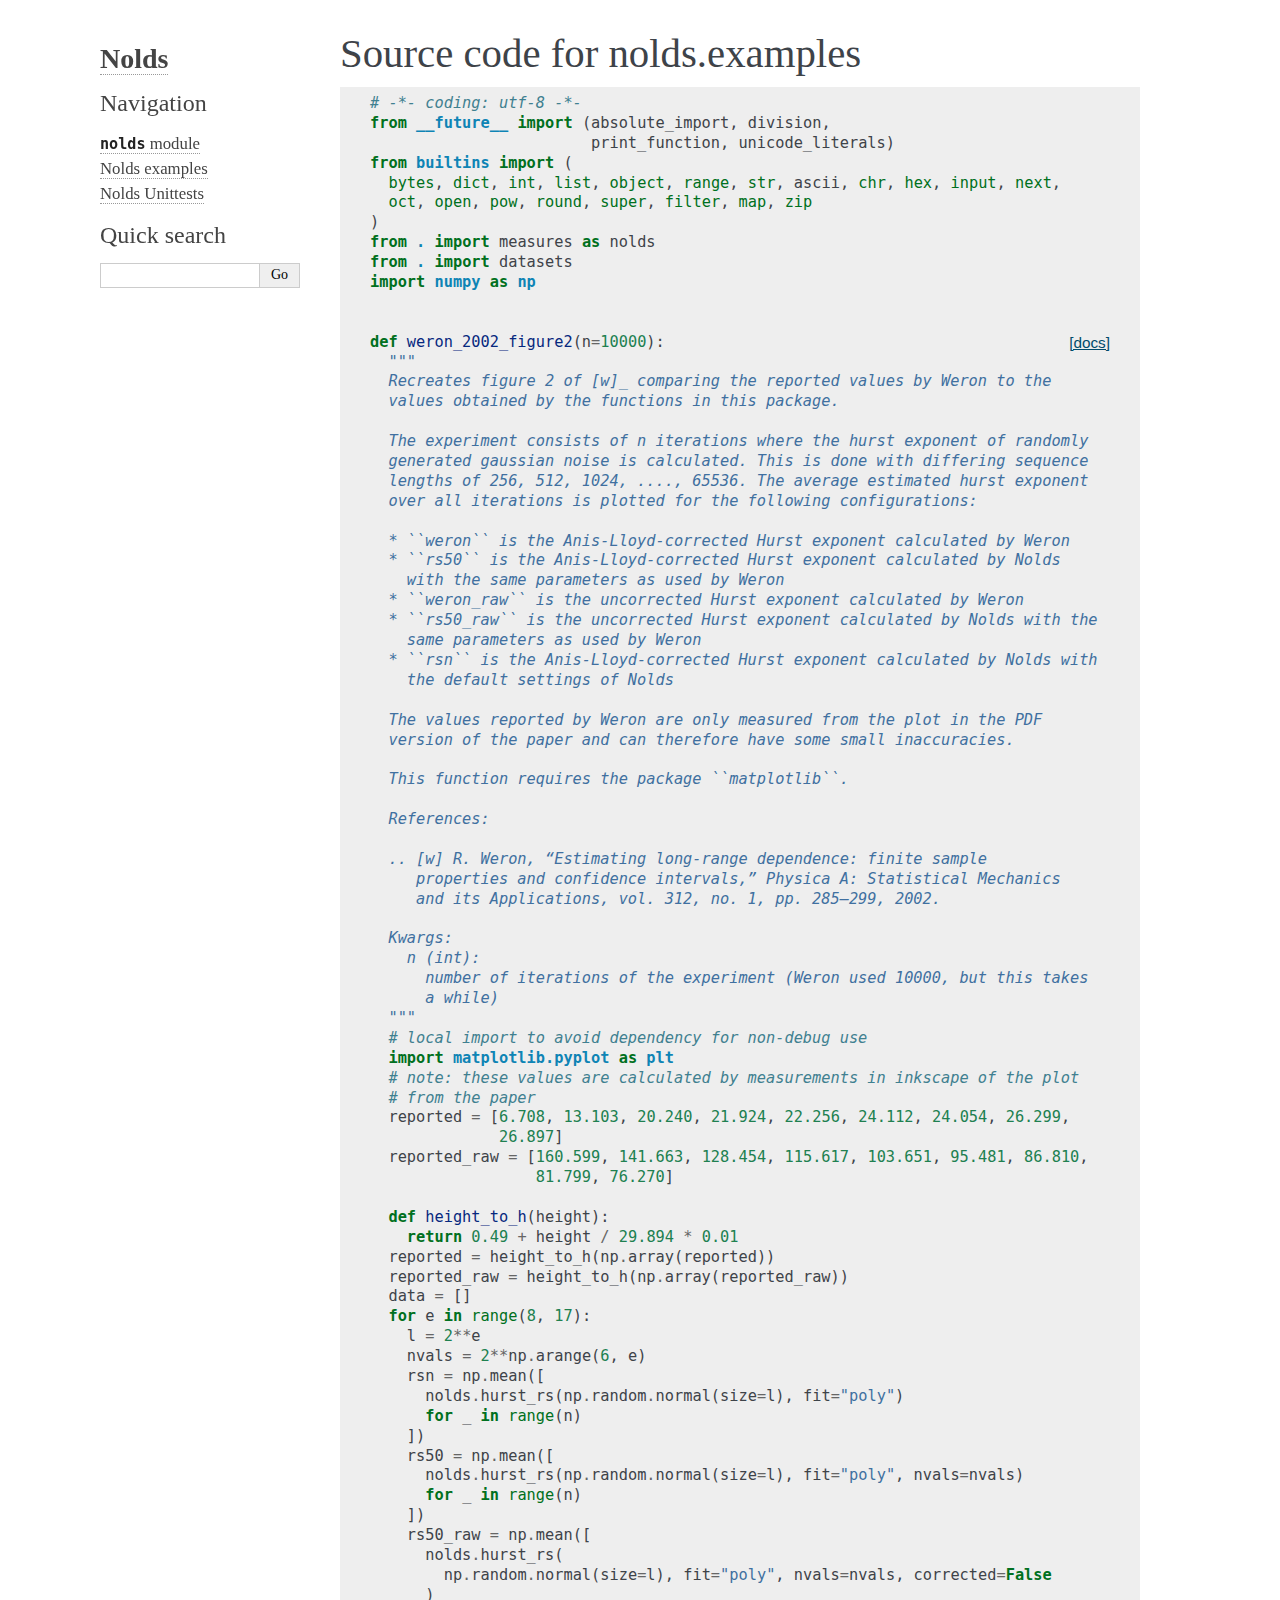
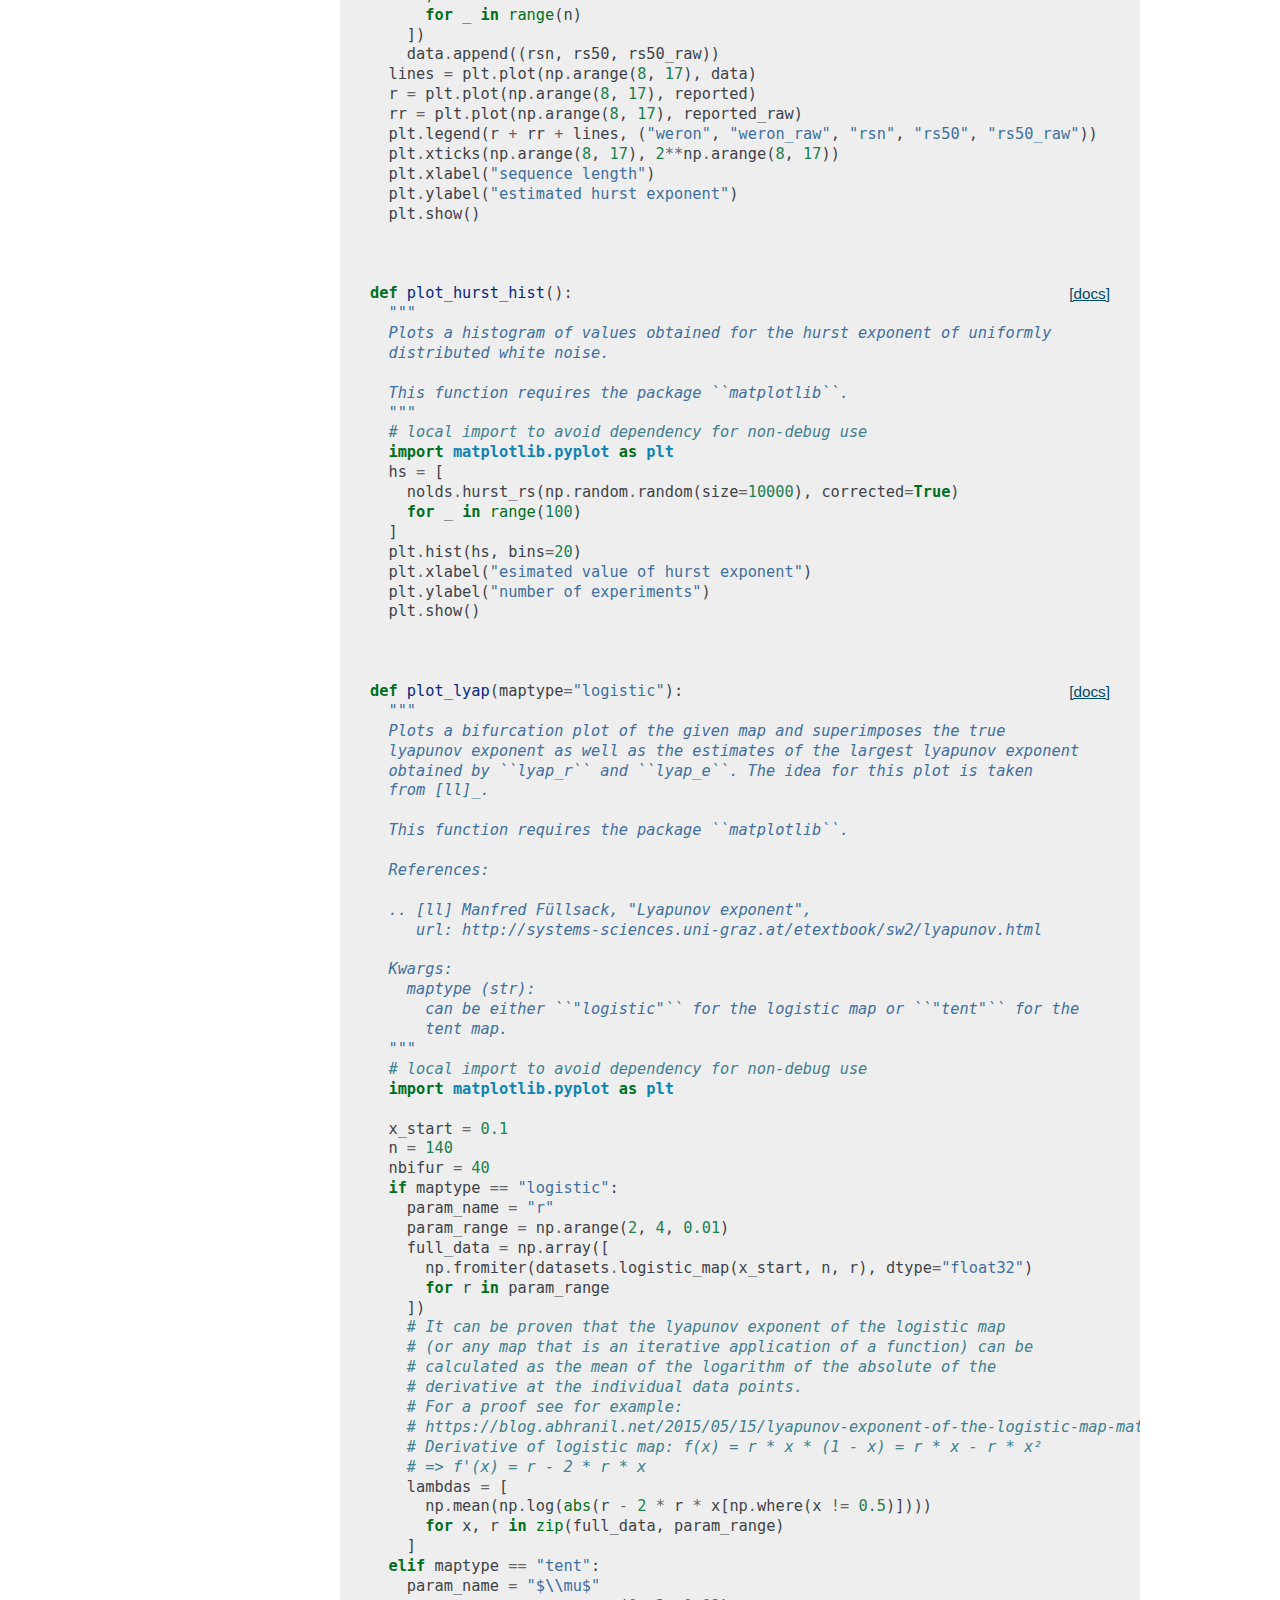
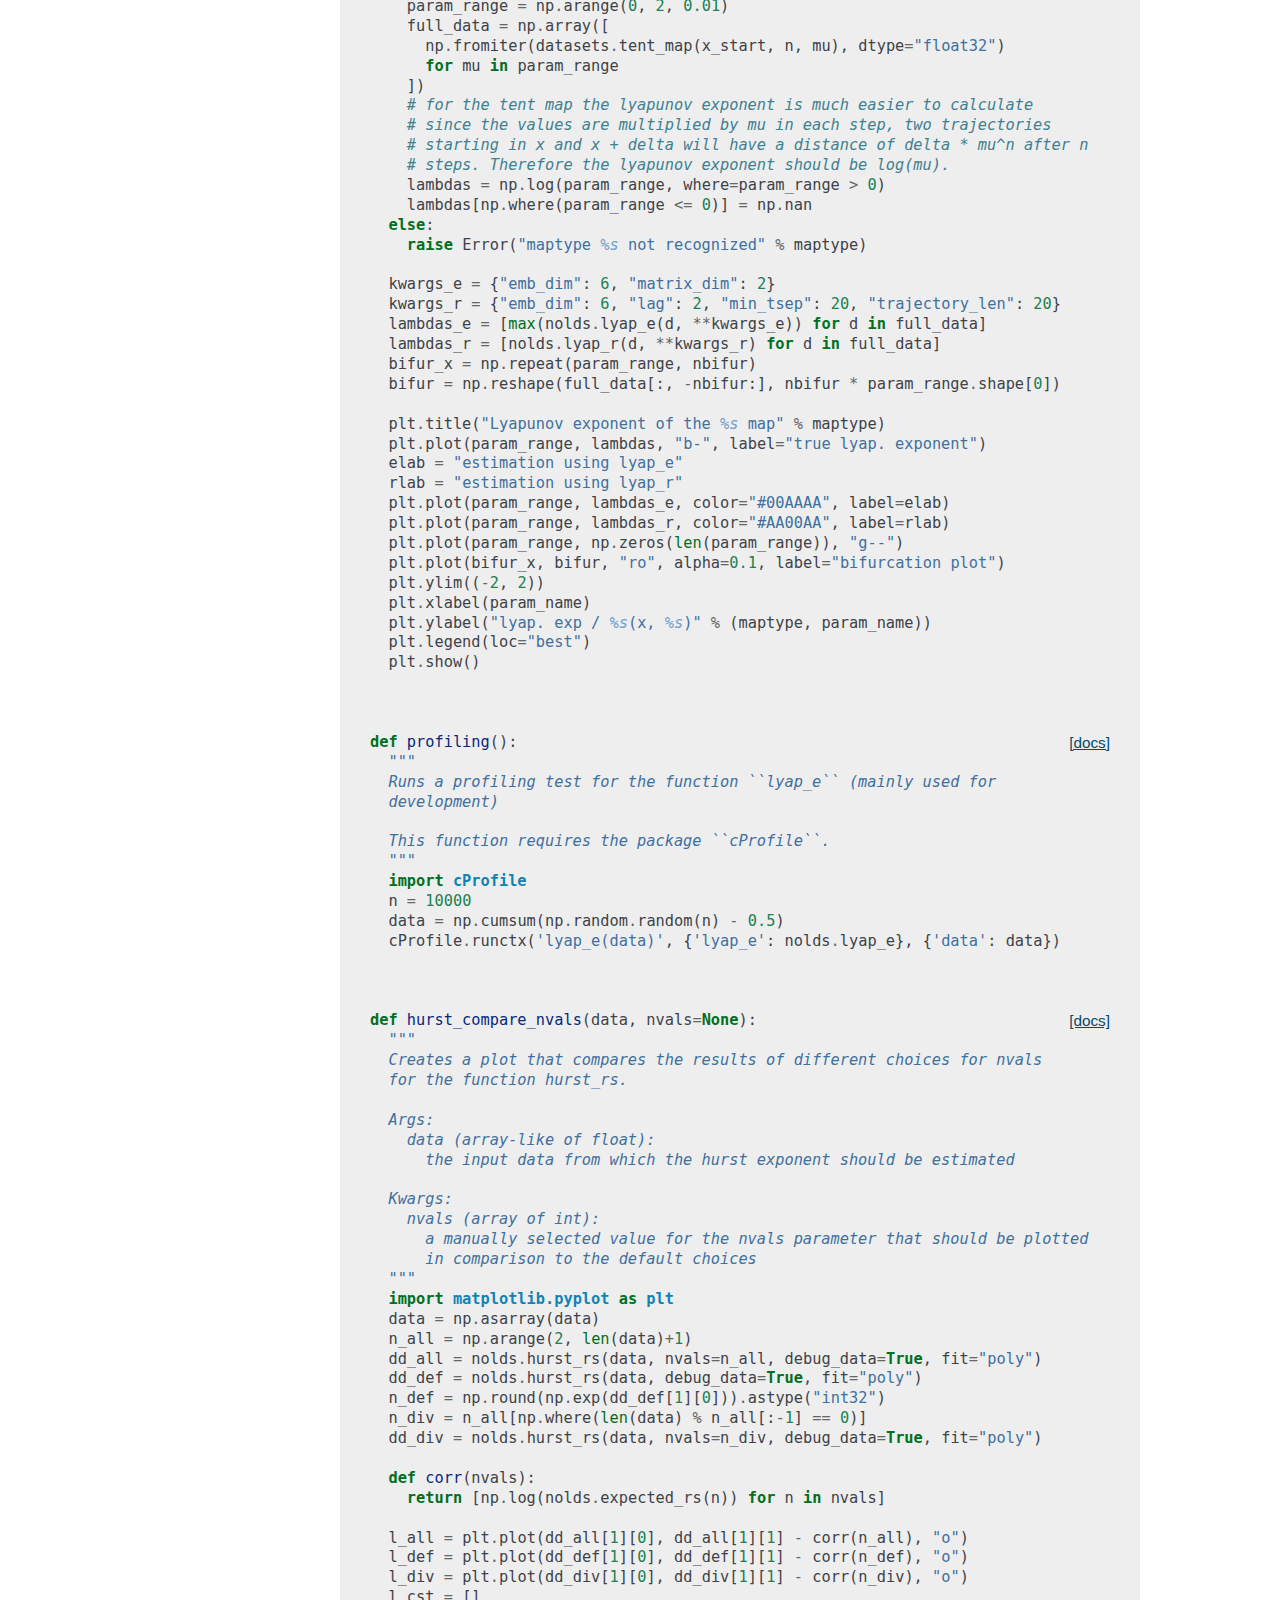
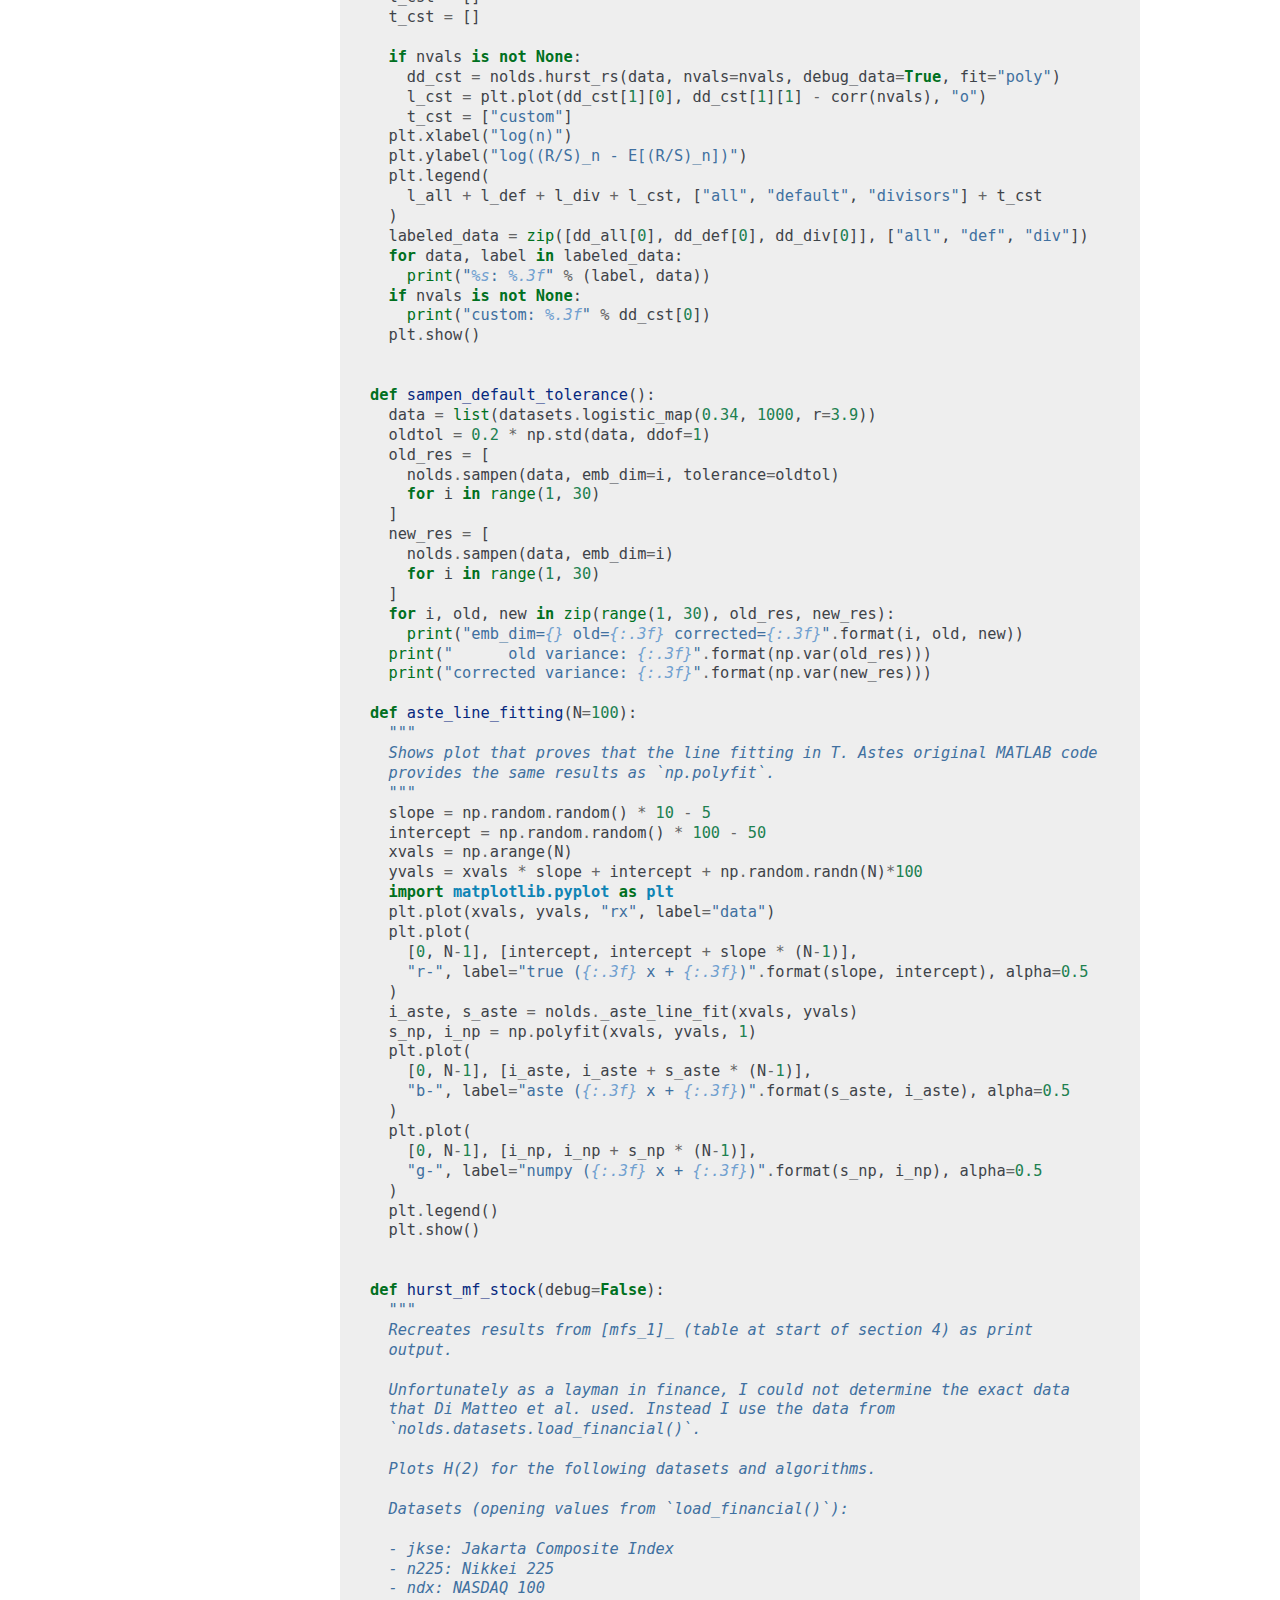
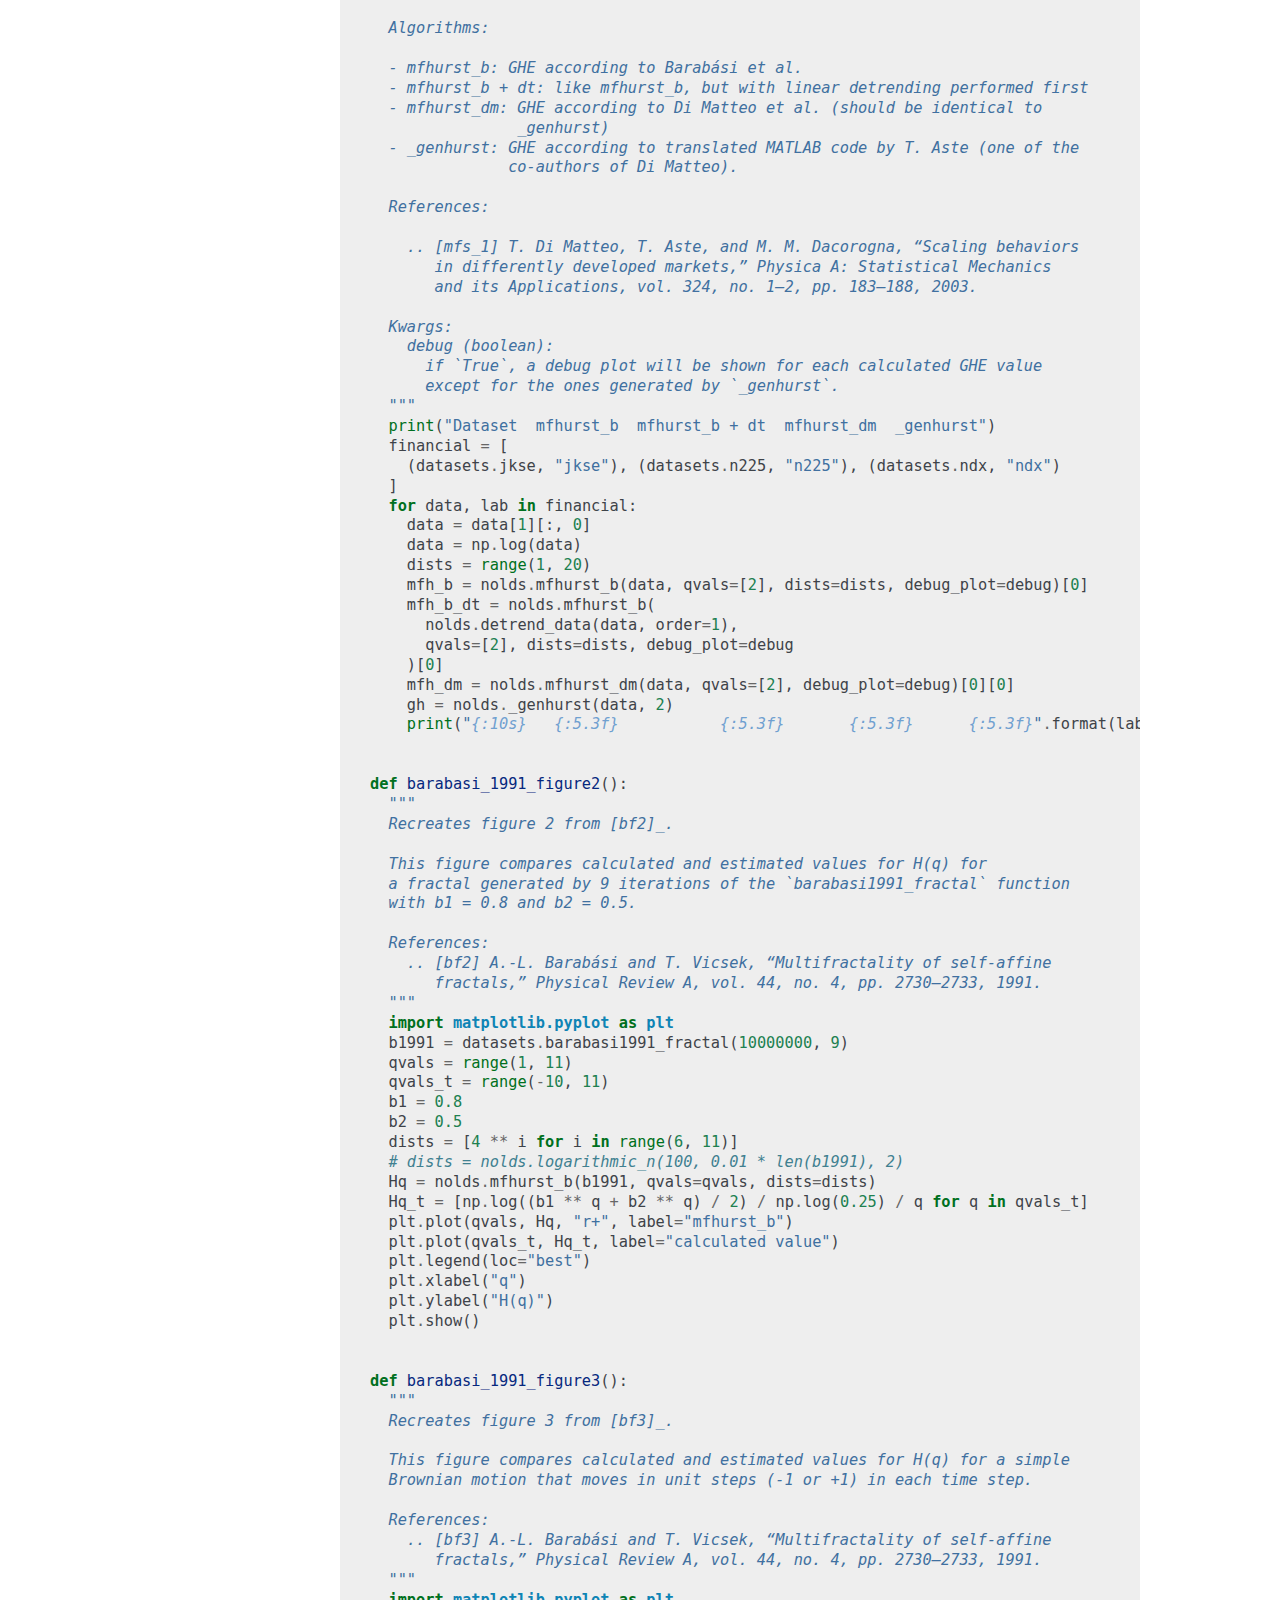
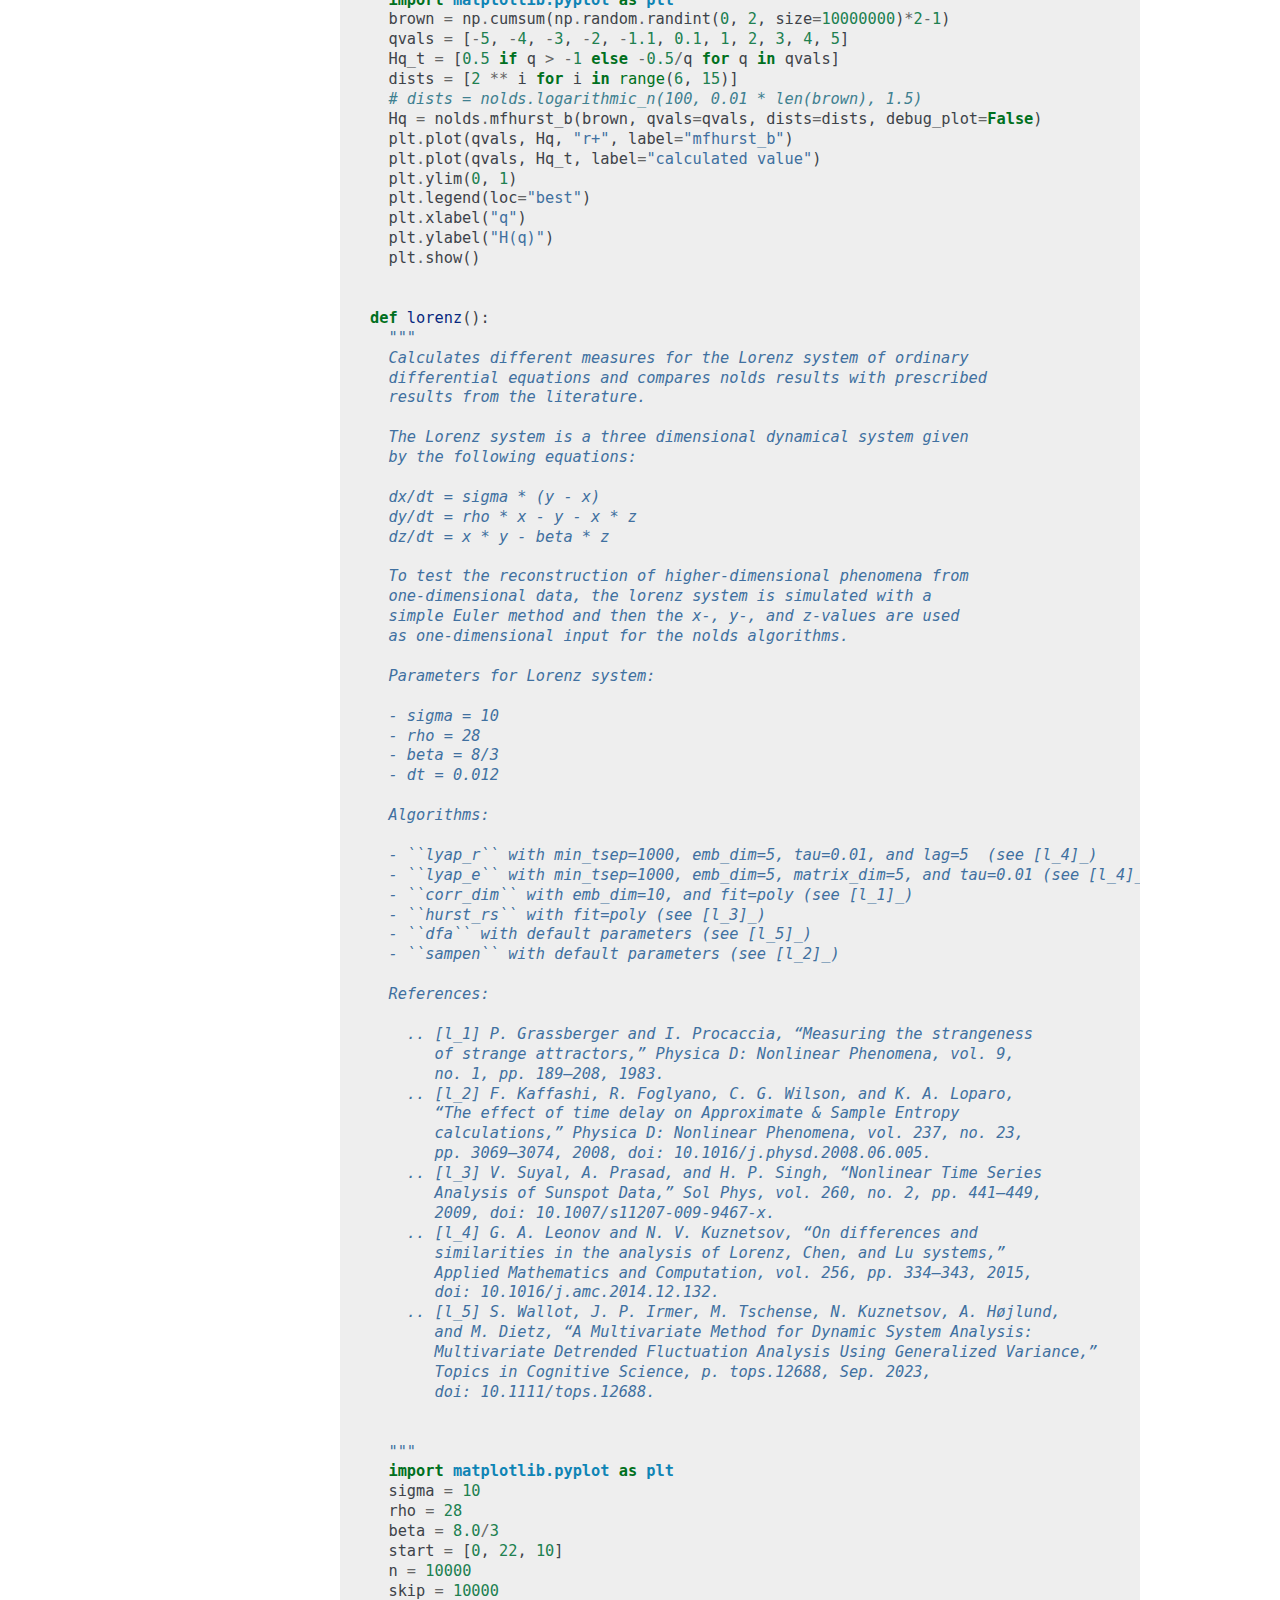
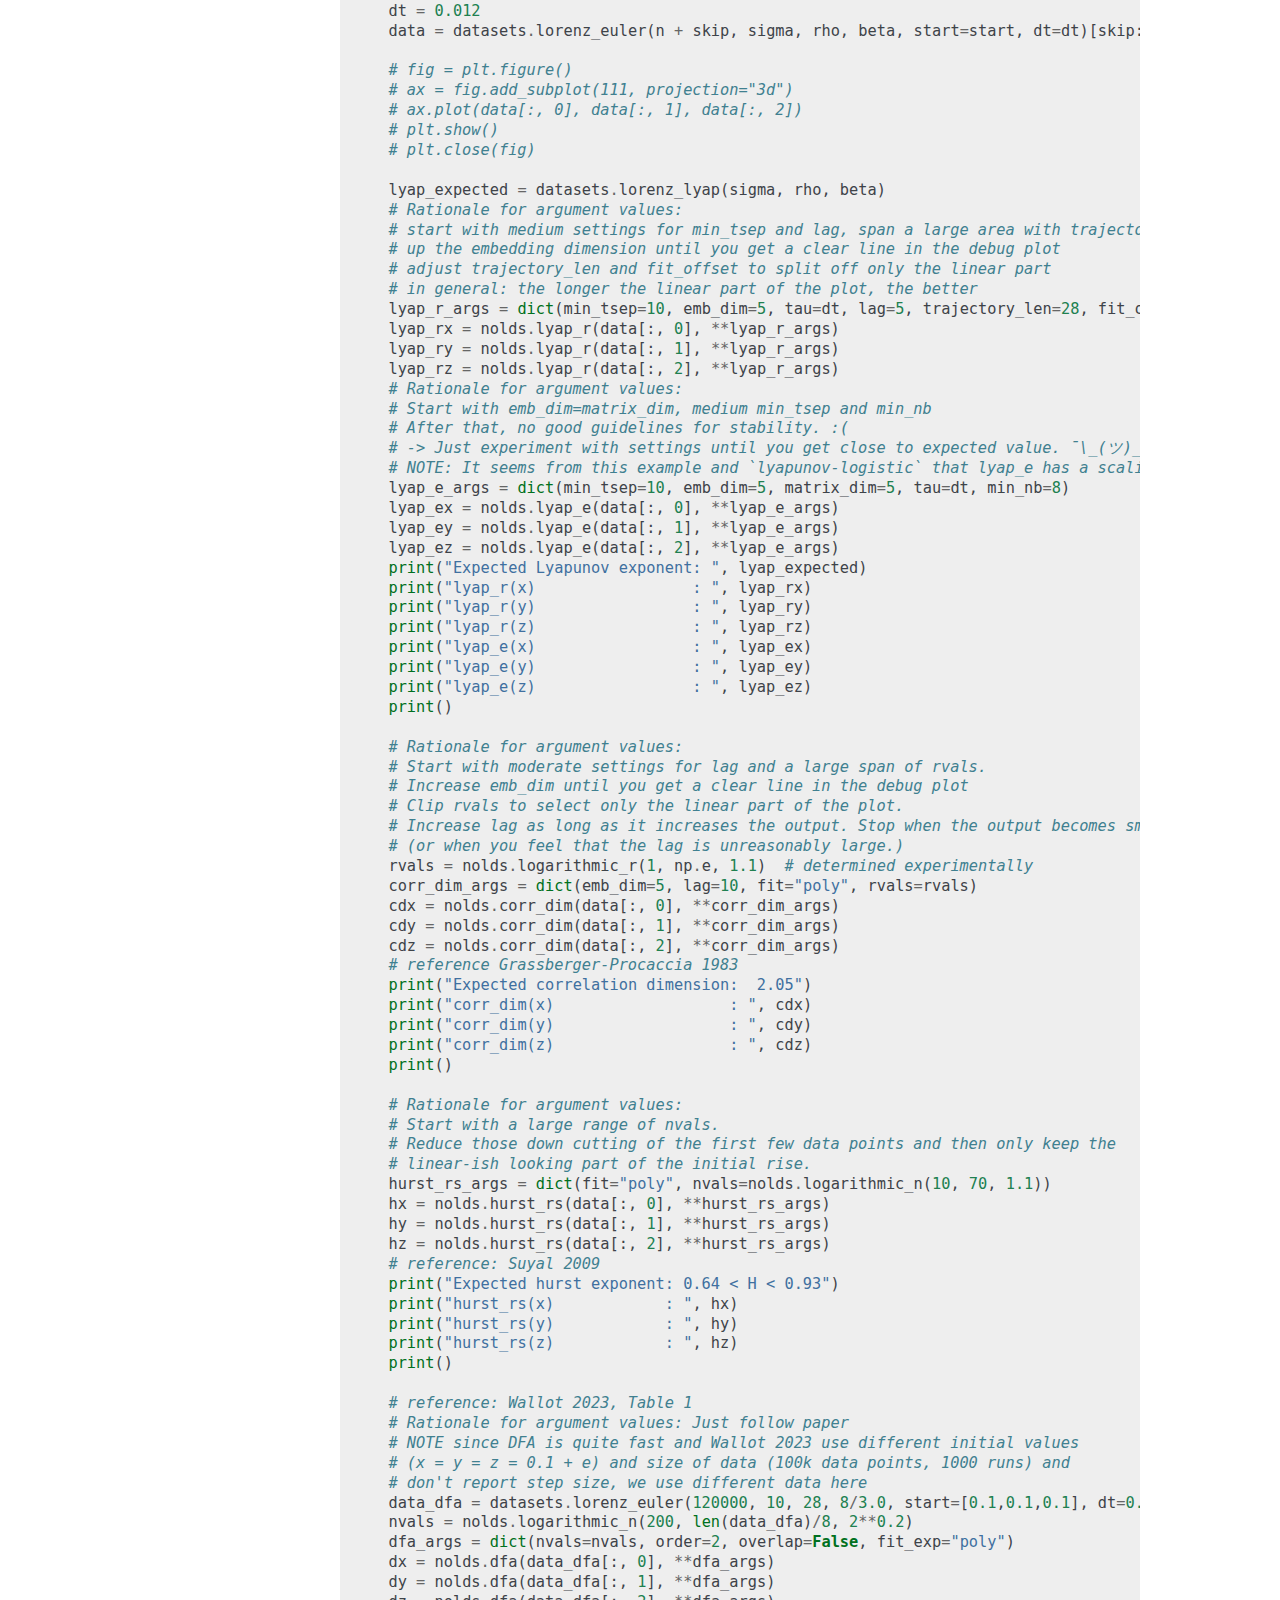
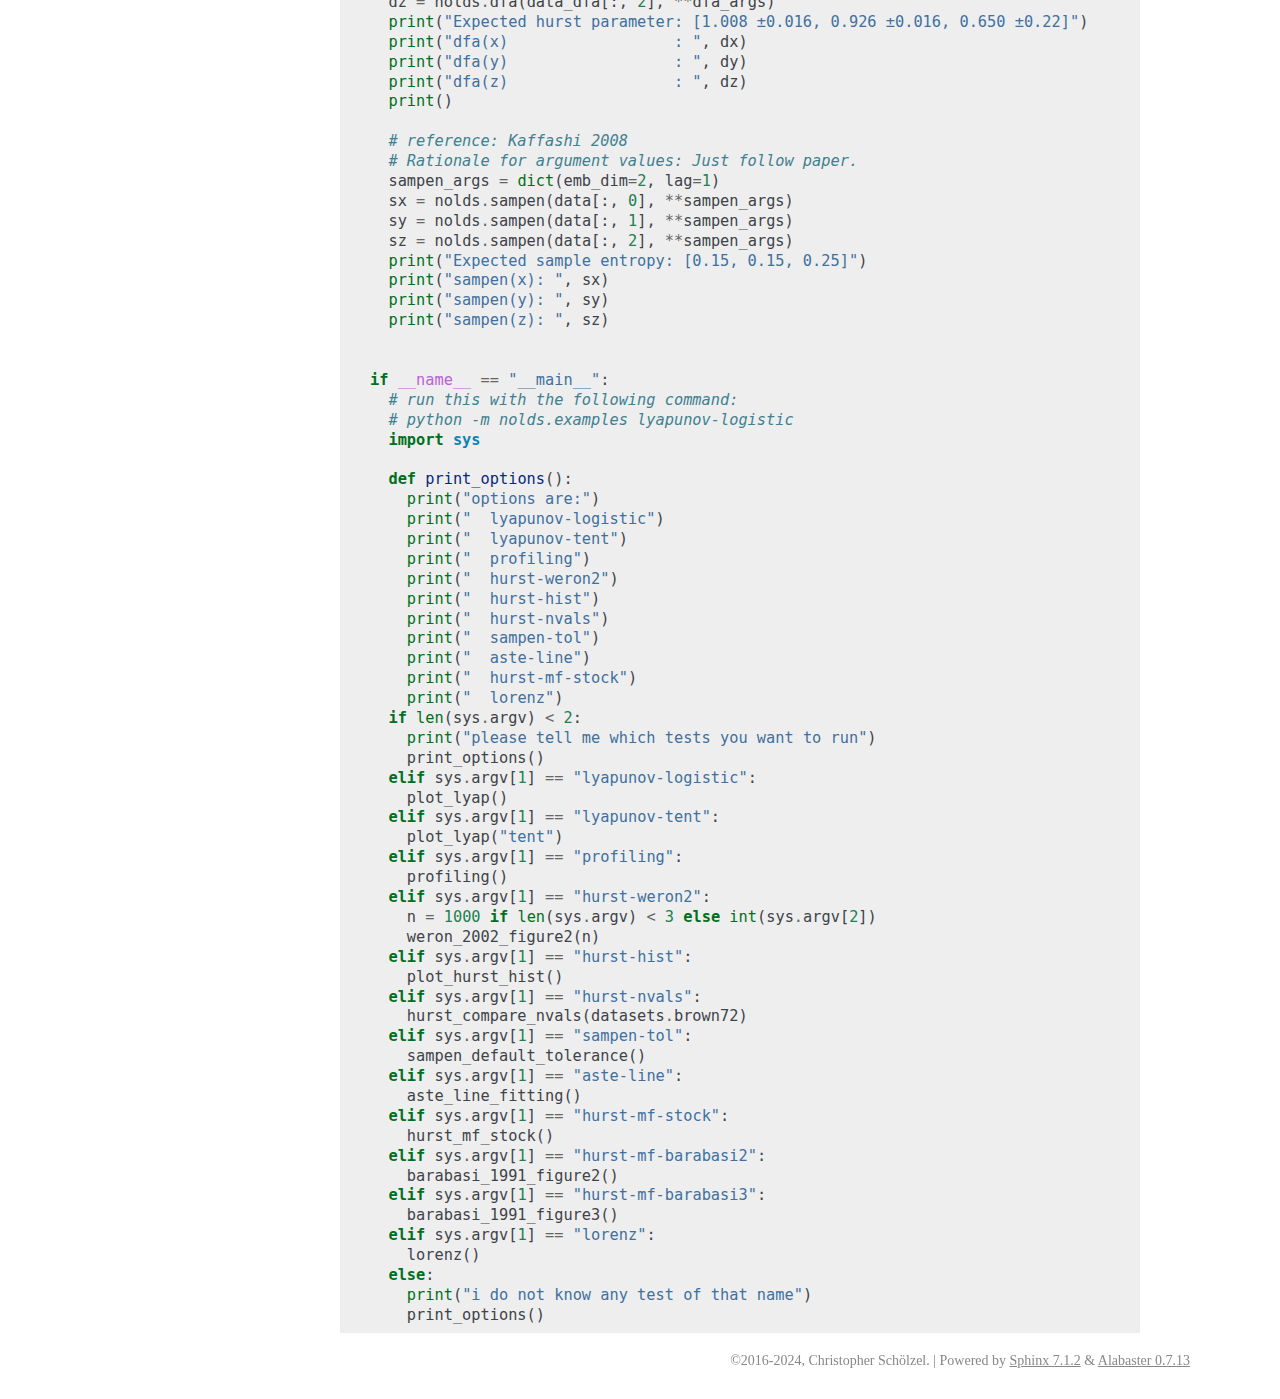
<file: _modules/nolds/examples.html>
<!DOCTYPE html>

<html lang="en">
  <head>
    <meta charset="utf-8" />
    <meta name="viewport" content="width=device-width, initial-scale=1.0" />
    <title>nolds.examples &#8212; Nolds 0.6.1 documentation</title>
    <link rel="stylesheet" type="text/css" href="../../_static/pygments.css?v=fa44fd50" />
    <link rel="stylesheet" type="text/css" href="../../_static/alabaster.css?v=1fc5d657" />
    <script data-url_root="../../" id="documentation_options" src="../../_static/documentation_options.js?v=09aae1b8"></script>
    <script src="../../_static/doctools.js?v=888ff710"></script>
    <script src="../../_static/sphinx_highlight.js?v=4825356b"></script>
    <link rel="index" title="Index" href="../../genindex.html" />
    <link rel="search" title="Search" href="../../search.html" />
   
  <link rel="stylesheet" href="../../_static/custom.css" type="text/css" />
  
  
  <meta name="viewport" content="width=device-width, initial-scale=0.9, maximum-scale=0.9" />

  </head><body>
  

    <div class="document">
      <div class="documentwrapper">
        <div class="bodywrapper">
          

          <div class="body" role="main">
            
  <h1>Source code for nolds.examples</h1><div class="highlight"><pre>
<span></span><span class="c1"># -*- coding: utf-8 -*-</span>
<span class="kn">from</span> <span class="nn">__future__</span> <span class="kn">import</span> <span class="p">(</span><span class="n">absolute_import</span><span class="p">,</span> <span class="n">division</span><span class="p">,</span>
                        <span class="n">print_function</span><span class="p">,</span> <span class="n">unicode_literals</span><span class="p">)</span>
<span class="kn">from</span> <span class="nn">builtins</span> <span class="kn">import</span> <span class="p">(</span>
  <span class="nb">bytes</span><span class="p">,</span> <span class="nb">dict</span><span class="p">,</span> <span class="nb">int</span><span class="p">,</span> <span class="nb">list</span><span class="p">,</span> <span class="nb">object</span><span class="p">,</span> <span class="nb">range</span><span class="p">,</span> <span class="nb">str</span><span class="p">,</span> <span class="n">ascii</span><span class="p">,</span> <span class="nb">chr</span><span class="p">,</span> <span class="nb">hex</span><span class="p">,</span> <span class="nb">input</span><span class="p">,</span> <span class="nb">next</span><span class="p">,</span>
  <span class="nb">oct</span><span class="p">,</span> <span class="nb">open</span><span class="p">,</span> <span class="nb">pow</span><span class="p">,</span> <span class="nb">round</span><span class="p">,</span> <span class="nb">super</span><span class="p">,</span> <span class="nb">filter</span><span class="p">,</span> <span class="nb">map</span><span class="p">,</span> <span class="nb">zip</span>
<span class="p">)</span>
<span class="kn">from</span> <span class="nn">.</span> <span class="kn">import</span> <span class="n">measures</span> <span class="k">as</span> <span class="n">nolds</span>
<span class="kn">from</span> <span class="nn">.</span> <span class="kn">import</span> <span class="n">datasets</span>
<span class="kn">import</span> <span class="nn">numpy</span> <span class="k">as</span> <span class="nn">np</span>


<div class="viewcode-block" id="weron_2002_figure2"><a class="viewcode-back" href="../../examples.html#nolds.examples.weron_2002_figure2">[docs]</a><span class="k">def</span> <span class="nf">weron_2002_figure2</span><span class="p">(</span><span class="n">n</span><span class="o">=</span><span class="mi">10000</span><span class="p">):</span>
<span class="w">  </span><span class="sd">&quot;&quot;&quot;</span>
<span class="sd">  Recreates figure 2 of [w]_ comparing the reported values by Weron to the</span>
<span class="sd">  values obtained by the functions in this package.</span>

<span class="sd">  The experiment consists of n iterations where the hurst exponent of randomly</span>
<span class="sd">  generated gaussian noise is calculated. This is done with differing sequence</span>
<span class="sd">  lengths of 256, 512, 1024, ...., 65536. The average estimated hurst exponent</span>
<span class="sd">  over all iterations is plotted for the following configurations:</span>

<span class="sd">  * ``weron`` is the Anis-Lloyd-corrected Hurst exponent calculated by Weron</span>
<span class="sd">  * ``rs50`` is the Anis-Lloyd-corrected Hurst exponent calculated by Nolds</span>
<span class="sd">    with the same parameters as used by Weron</span>
<span class="sd">  * ``weron_raw`` is the uncorrected Hurst exponent calculated by Weron</span>
<span class="sd">  * ``rs50_raw`` is the uncorrected Hurst exponent calculated by Nolds with the</span>
<span class="sd">    same parameters as used by Weron</span>
<span class="sd">  * ``rsn`` is the Anis-Lloyd-corrected Hurst exponent calculated by Nolds with</span>
<span class="sd">    the default settings of Nolds</span>

<span class="sd">  The values reported by Weron are only measured from the plot in the PDF</span>
<span class="sd">  version of the paper and can therefore have some small inaccuracies.</span>

<span class="sd">  This function requires the package ``matplotlib``.</span>

<span class="sd">  References:</span>

<span class="sd">  .. [w] R. Weron, “Estimating long-range dependence: finite sample</span>
<span class="sd">     properties and confidence intervals,” Physica A: Statistical Mechanics</span>
<span class="sd">     and its Applications, vol. 312, no. 1, pp. 285–299, 2002.</span>

<span class="sd">  Kwargs:</span>
<span class="sd">    n (int):</span>
<span class="sd">      number of iterations of the experiment (Weron used 10000, but this takes</span>
<span class="sd">      a while)</span>
<span class="sd">  &quot;&quot;&quot;</span>
  <span class="c1"># local import to avoid dependency for non-debug use</span>
  <span class="kn">import</span> <span class="nn">matplotlib.pyplot</span> <span class="k">as</span> <span class="nn">plt</span>
  <span class="c1"># note: these values are calculated by measurements in inkscape of the plot</span>
  <span class="c1"># from the paper</span>
  <span class="n">reported</span> <span class="o">=</span> <span class="p">[</span><span class="mf">6.708</span><span class="p">,</span> <span class="mf">13.103</span><span class="p">,</span> <span class="mf">20.240</span><span class="p">,</span> <span class="mf">21.924</span><span class="p">,</span> <span class="mf">22.256</span><span class="p">,</span> <span class="mf">24.112</span><span class="p">,</span> <span class="mf">24.054</span><span class="p">,</span> <span class="mf">26.299</span><span class="p">,</span>
              <span class="mf">26.897</span><span class="p">]</span>
  <span class="n">reported_raw</span> <span class="o">=</span> <span class="p">[</span><span class="mf">160.599</span><span class="p">,</span> <span class="mf">141.663</span><span class="p">,</span> <span class="mf">128.454</span><span class="p">,</span> <span class="mf">115.617</span><span class="p">,</span> <span class="mf">103.651</span><span class="p">,</span> <span class="mf">95.481</span><span class="p">,</span> <span class="mf">86.810</span><span class="p">,</span>
                  <span class="mf">81.799</span><span class="p">,</span> <span class="mf">76.270</span><span class="p">]</span>

  <span class="k">def</span> <span class="nf">height_to_h</span><span class="p">(</span><span class="n">height</span><span class="p">):</span>
    <span class="k">return</span> <span class="mf">0.49</span> <span class="o">+</span> <span class="n">height</span> <span class="o">/</span> <span class="mf">29.894</span> <span class="o">*</span> <span class="mf">0.01</span>
  <span class="n">reported</span> <span class="o">=</span> <span class="n">height_to_h</span><span class="p">(</span><span class="n">np</span><span class="o">.</span><span class="n">array</span><span class="p">(</span><span class="n">reported</span><span class="p">))</span>
  <span class="n">reported_raw</span> <span class="o">=</span> <span class="n">height_to_h</span><span class="p">(</span><span class="n">np</span><span class="o">.</span><span class="n">array</span><span class="p">(</span><span class="n">reported_raw</span><span class="p">))</span>
  <span class="n">data</span> <span class="o">=</span> <span class="p">[]</span>
  <span class="k">for</span> <span class="n">e</span> <span class="ow">in</span> <span class="nb">range</span><span class="p">(</span><span class="mi">8</span><span class="p">,</span> <span class="mi">17</span><span class="p">):</span>
    <span class="n">l</span> <span class="o">=</span> <span class="mi">2</span><span class="o">**</span><span class="n">e</span>
    <span class="n">nvals</span> <span class="o">=</span> <span class="mi">2</span><span class="o">**</span><span class="n">np</span><span class="o">.</span><span class="n">arange</span><span class="p">(</span><span class="mi">6</span><span class="p">,</span> <span class="n">e</span><span class="p">)</span>
    <span class="n">rsn</span> <span class="o">=</span> <span class="n">np</span><span class="o">.</span><span class="n">mean</span><span class="p">([</span>
      <span class="n">nolds</span><span class="o">.</span><span class="n">hurst_rs</span><span class="p">(</span><span class="n">np</span><span class="o">.</span><span class="n">random</span><span class="o">.</span><span class="n">normal</span><span class="p">(</span><span class="n">size</span><span class="o">=</span><span class="n">l</span><span class="p">),</span> <span class="n">fit</span><span class="o">=</span><span class="s2">&quot;poly&quot;</span><span class="p">)</span>
      <span class="k">for</span> <span class="n">_</span> <span class="ow">in</span> <span class="nb">range</span><span class="p">(</span><span class="n">n</span><span class="p">)</span>
    <span class="p">])</span>
    <span class="n">rs50</span> <span class="o">=</span> <span class="n">np</span><span class="o">.</span><span class="n">mean</span><span class="p">([</span>
      <span class="n">nolds</span><span class="o">.</span><span class="n">hurst_rs</span><span class="p">(</span><span class="n">np</span><span class="o">.</span><span class="n">random</span><span class="o">.</span><span class="n">normal</span><span class="p">(</span><span class="n">size</span><span class="o">=</span><span class="n">l</span><span class="p">),</span> <span class="n">fit</span><span class="o">=</span><span class="s2">&quot;poly&quot;</span><span class="p">,</span> <span class="n">nvals</span><span class="o">=</span><span class="n">nvals</span><span class="p">)</span>
      <span class="k">for</span> <span class="n">_</span> <span class="ow">in</span> <span class="nb">range</span><span class="p">(</span><span class="n">n</span><span class="p">)</span>
    <span class="p">])</span>
    <span class="n">rs50_raw</span> <span class="o">=</span> <span class="n">np</span><span class="o">.</span><span class="n">mean</span><span class="p">([</span>
      <span class="n">nolds</span><span class="o">.</span><span class="n">hurst_rs</span><span class="p">(</span>
        <span class="n">np</span><span class="o">.</span><span class="n">random</span><span class="o">.</span><span class="n">normal</span><span class="p">(</span><span class="n">size</span><span class="o">=</span><span class="n">l</span><span class="p">),</span> <span class="n">fit</span><span class="o">=</span><span class="s2">&quot;poly&quot;</span><span class="p">,</span> <span class="n">nvals</span><span class="o">=</span><span class="n">nvals</span><span class="p">,</span> <span class="n">corrected</span><span class="o">=</span><span class="kc">False</span>
      <span class="p">)</span>
      <span class="k">for</span> <span class="n">_</span> <span class="ow">in</span> <span class="nb">range</span><span class="p">(</span><span class="n">n</span><span class="p">)</span>
    <span class="p">])</span>
    <span class="n">data</span><span class="o">.</span><span class="n">append</span><span class="p">((</span><span class="n">rsn</span><span class="p">,</span> <span class="n">rs50</span><span class="p">,</span> <span class="n">rs50_raw</span><span class="p">))</span>
  <span class="n">lines</span> <span class="o">=</span> <span class="n">plt</span><span class="o">.</span><span class="n">plot</span><span class="p">(</span><span class="n">np</span><span class="o">.</span><span class="n">arange</span><span class="p">(</span><span class="mi">8</span><span class="p">,</span> <span class="mi">17</span><span class="p">),</span> <span class="n">data</span><span class="p">)</span>
  <span class="n">r</span> <span class="o">=</span> <span class="n">plt</span><span class="o">.</span><span class="n">plot</span><span class="p">(</span><span class="n">np</span><span class="o">.</span><span class="n">arange</span><span class="p">(</span><span class="mi">8</span><span class="p">,</span> <span class="mi">17</span><span class="p">),</span> <span class="n">reported</span><span class="p">)</span>
  <span class="n">rr</span> <span class="o">=</span> <span class="n">plt</span><span class="o">.</span><span class="n">plot</span><span class="p">(</span><span class="n">np</span><span class="o">.</span><span class="n">arange</span><span class="p">(</span><span class="mi">8</span><span class="p">,</span> <span class="mi">17</span><span class="p">),</span> <span class="n">reported_raw</span><span class="p">)</span>
  <span class="n">plt</span><span class="o">.</span><span class="n">legend</span><span class="p">(</span><span class="n">r</span> <span class="o">+</span> <span class="n">rr</span> <span class="o">+</span> <span class="n">lines</span><span class="p">,</span> <span class="p">(</span><span class="s2">&quot;weron&quot;</span><span class="p">,</span> <span class="s2">&quot;weron_raw&quot;</span><span class="p">,</span> <span class="s2">&quot;rsn&quot;</span><span class="p">,</span> <span class="s2">&quot;rs50&quot;</span><span class="p">,</span> <span class="s2">&quot;rs50_raw&quot;</span><span class="p">))</span>
  <span class="n">plt</span><span class="o">.</span><span class="n">xticks</span><span class="p">(</span><span class="n">np</span><span class="o">.</span><span class="n">arange</span><span class="p">(</span><span class="mi">8</span><span class="p">,</span> <span class="mi">17</span><span class="p">),</span> <span class="mi">2</span><span class="o">**</span><span class="n">np</span><span class="o">.</span><span class="n">arange</span><span class="p">(</span><span class="mi">8</span><span class="p">,</span> <span class="mi">17</span><span class="p">))</span>
  <span class="n">plt</span><span class="o">.</span><span class="n">xlabel</span><span class="p">(</span><span class="s2">&quot;sequence length&quot;</span><span class="p">)</span>
  <span class="n">plt</span><span class="o">.</span><span class="n">ylabel</span><span class="p">(</span><span class="s2">&quot;estimated hurst exponent&quot;</span><span class="p">)</span>
  <span class="n">plt</span><span class="o">.</span><span class="n">show</span><span class="p">()</span></div>


<div class="viewcode-block" id="plot_hurst_hist"><a class="viewcode-back" href="../../examples.html#nolds.examples.plot_hurst_hist">[docs]</a><span class="k">def</span> <span class="nf">plot_hurst_hist</span><span class="p">():</span>
<span class="w">  </span><span class="sd">&quot;&quot;&quot;</span>
<span class="sd">  Plots a histogram of values obtained for the hurst exponent of uniformly</span>
<span class="sd">  distributed white noise.</span>

<span class="sd">  This function requires the package ``matplotlib``.</span>
<span class="sd">  &quot;&quot;&quot;</span>
  <span class="c1"># local import to avoid dependency for non-debug use</span>
  <span class="kn">import</span> <span class="nn">matplotlib.pyplot</span> <span class="k">as</span> <span class="nn">plt</span>
  <span class="n">hs</span> <span class="o">=</span> <span class="p">[</span>
    <span class="n">nolds</span><span class="o">.</span><span class="n">hurst_rs</span><span class="p">(</span><span class="n">np</span><span class="o">.</span><span class="n">random</span><span class="o">.</span><span class="n">random</span><span class="p">(</span><span class="n">size</span><span class="o">=</span><span class="mi">10000</span><span class="p">),</span> <span class="n">corrected</span><span class="o">=</span><span class="kc">True</span><span class="p">)</span>
    <span class="k">for</span> <span class="n">_</span> <span class="ow">in</span> <span class="nb">range</span><span class="p">(</span><span class="mi">100</span><span class="p">)</span>
  <span class="p">]</span>
  <span class="n">plt</span><span class="o">.</span><span class="n">hist</span><span class="p">(</span><span class="n">hs</span><span class="p">,</span> <span class="n">bins</span><span class="o">=</span><span class="mi">20</span><span class="p">)</span>
  <span class="n">plt</span><span class="o">.</span><span class="n">xlabel</span><span class="p">(</span><span class="s2">&quot;esimated value of hurst exponent&quot;</span><span class="p">)</span>
  <span class="n">plt</span><span class="o">.</span><span class="n">ylabel</span><span class="p">(</span><span class="s2">&quot;number of experiments&quot;</span><span class="p">)</span>
  <span class="n">plt</span><span class="o">.</span><span class="n">show</span><span class="p">()</span></div>


<div class="viewcode-block" id="plot_lyap"><a class="viewcode-back" href="../../examples.html#nolds.examples.plot_lyap">[docs]</a><span class="k">def</span> <span class="nf">plot_lyap</span><span class="p">(</span><span class="n">maptype</span><span class="o">=</span><span class="s2">&quot;logistic&quot;</span><span class="p">):</span>
<span class="w">  </span><span class="sd">&quot;&quot;&quot;</span>
<span class="sd">  Plots a bifurcation plot of the given map and superimposes the true</span>
<span class="sd">  lyapunov exponent as well as the estimates of the largest lyapunov exponent</span>
<span class="sd">  obtained by ``lyap_r`` and ``lyap_e``. The idea for this plot is taken</span>
<span class="sd">  from [ll]_.</span>

<span class="sd">  This function requires the package ``matplotlib``.</span>

<span class="sd">  References:</span>

<span class="sd">  .. [ll] Manfred Füllsack, &quot;Lyapunov exponent&quot;,</span>
<span class="sd">     url: http://systems-sciences.uni-graz.at/etextbook/sw2/lyapunov.html</span>

<span class="sd">  Kwargs:</span>
<span class="sd">    maptype (str):</span>
<span class="sd">      can be either ``&quot;logistic&quot;`` for the logistic map or ``&quot;tent&quot;`` for the</span>
<span class="sd">      tent map.</span>
<span class="sd">  &quot;&quot;&quot;</span>
  <span class="c1"># local import to avoid dependency for non-debug use</span>
  <span class="kn">import</span> <span class="nn">matplotlib.pyplot</span> <span class="k">as</span> <span class="nn">plt</span>

  <span class="n">x_start</span> <span class="o">=</span> <span class="mf">0.1</span>
  <span class="n">n</span> <span class="o">=</span> <span class="mi">140</span>
  <span class="n">nbifur</span> <span class="o">=</span> <span class="mi">40</span>
  <span class="k">if</span> <span class="n">maptype</span> <span class="o">==</span> <span class="s2">&quot;logistic&quot;</span><span class="p">:</span>
    <span class="n">param_name</span> <span class="o">=</span> <span class="s2">&quot;r&quot;</span>
    <span class="n">param_range</span> <span class="o">=</span> <span class="n">np</span><span class="o">.</span><span class="n">arange</span><span class="p">(</span><span class="mi">2</span><span class="p">,</span> <span class="mi">4</span><span class="p">,</span> <span class="mf">0.01</span><span class="p">)</span>
    <span class="n">full_data</span> <span class="o">=</span> <span class="n">np</span><span class="o">.</span><span class="n">array</span><span class="p">([</span>
      <span class="n">np</span><span class="o">.</span><span class="n">fromiter</span><span class="p">(</span><span class="n">datasets</span><span class="o">.</span><span class="n">logistic_map</span><span class="p">(</span><span class="n">x_start</span><span class="p">,</span> <span class="n">n</span><span class="p">,</span> <span class="n">r</span><span class="p">),</span> <span class="n">dtype</span><span class="o">=</span><span class="s2">&quot;float32&quot;</span><span class="p">)</span>
      <span class="k">for</span> <span class="n">r</span> <span class="ow">in</span> <span class="n">param_range</span>
    <span class="p">])</span>
    <span class="c1"># It can be proven that the lyapunov exponent of the logistic map</span>
    <span class="c1"># (or any map that is an iterative application of a function) can be</span>
    <span class="c1"># calculated as the mean of the logarithm of the absolute of the</span>
    <span class="c1"># derivative at the individual data points.</span>
    <span class="c1"># For a proof see for example:</span>
    <span class="c1"># https://blog.abhranil.net/2015/05/15/lyapunov-exponent-of-the-logistic-map-mathematica-code/</span>
    <span class="c1"># Derivative of logistic map: f(x) = r * x * (1 - x) = r * x - r * x²</span>
    <span class="c1"># =&gt; f&#39;(x) = r - 2 * r * x</span>
    <span class="n">lambdas</span> <span class="o">=</span> <span class="p">[</span>
      <span class="n">np</span><span class="o">.</span><span class="n">mean</span><span class="p">(</span><span class="n">np</span><span class="o">.</span><span class="n">log</span><span class="p">(</span><span class="nb">abs</span><span class="p">(</span><span class="n">r</span> <span class="o">-</span> <span class="mi">2</span> <span class="o">*</span> <span class="n">r</span> <span class="o">*</span> <span class="n">x</span><span class="p">[</span><span class="n">np</span><span class="o">.</span><span class="n">where</span><span class="p">(</span><span class="n">x</span> <span class="o">!=</span> <span class="mf">0.5</span><span class="p">)])))</span>
      <span class="k">for</span> <span class="n">x</span><span class="p">,</span> <span class="n">r</span> <span class="ow">in</span> <span class="nb">zip</span><span class="p">(</span><span class="n">full_data</span><span class="p">,</span> <span class="n">param_range</span><span class="p">)</span>
    <span class="p">]</span>
  <span class="k">elif</span> <span class="n">maptype</span> <span class="o">==</span> <span class="s2">&quot;tent&quot;</span><span class="p">:</span>
    <span class="n">param_name</span> <span class="o">=</span> <span class="s2">&quot;$</span><span class="se">\\</span><span class="s2">mu$&quot;</span>
    <span class="n">param_range</span> <span class="o">=</span> <span class="n">np</span><span class="o">.</span><span class="n">arange</span><span class="p">(</span><span class="mi">0</span><span class="p">,</span> <span class="mi">2</span><span class="p">,</span> <span class="mf">0.01</span><span class="p">)</span>
    <span class="n">full_data</span> <span class="o">=</span> <span class="n">np</span><span class="o">.</span><span class="n">array</span><span class="p">([</span>
      <span class="n">np</span><span class="o">.</span><span class="n">fromiter</span><span class="p">(</span><span class="n">datasets</span><span class="o">.</span><span class="n">tent_map</span><span class="p">(</span><span class="n">x_start</span><span class="p">,</span> <span class="n">n</span><span class="p">,</span> <span class="n">mu</span><span class="p">),</span> <span class="n">dtype</span><span class="o">=</span><span class="s2">&quot;float32&quot;</span><span class="p">)</span>
      <span class="k">for</span> <span class="n">mu</span> <span class="ow">in</span> <span class="n">param_range</span>
    <span class="p">])</span>
    <span class="c1"># for the tent map the lyapunov exponent is much easier to calculate</span>
    <span class="c1"># since the values are multiplied by mu in each step, two trajectories</span>
    <span class="c1"># starting in x and x + delta will have a distance of delta * mu^n after n</span>
    <span class="c1"># steps. Therefore the lyapunov exponent should be log(mu).</span>
    <span class="n">lambdas</span> <span class="o">=</span> <span class="n">np</span><span class="o">.</span><span class="n">log</span><span class="p">(</span><span class="n">param_range</span><span class="p">,</span> <span class="n">where</span><span class="o">=</span><span class="n">param_range</span> <span class="o">&gt;</span> <span class="mi">0</span><span class="p">)</span>
    <span class="n">lambdas</span><span class="p">[</span><span class="n">np</span><span class="o">.</span><span class="n">where</span><span class="p">(</span><span class="n">param_range</span> <span class="o">&lt;=</span> <span class="mi">0</span><span class="p">)]</span> <span class="o">=</span> <span class="n">np</span><span class="o">.</span><span class="n">nan</span>
  <span class="k">else</span><span class="p">:</span>
    <span class="k">raise</span> <span class="n">Error</span><span class="p">(</span><span class="s2">&quot;maptype </span><span class="si">%s</span><span class="s2"> not recognized&quot;</span> <span class="o">%</span> <span class="n">maptype</span><span class="p">)</span>

  <span class="n">kwargs_e</span> <span class="o">=</span> <span class="p">{</span><span class="s2">&quot;emb_dim&quot;</span><span class="p">:</span> <span class="mi">6</span><span class="p">,</span> <span class="s2">&quot;matrix_dim&quot;</span><span class="p">:</span> <span class="mi">2</span><span class="p">}</span>
  <span class="n">kwargs_r</span> <span class="o">=</span> <span class="p">{</span><span class="s2">&quot;emb_dim&quot;</span><span class="p">:</span> <span class="mi">6</span><span class="p">,</span> <span class="s2">&quot;lag&quot;</span><span class="p">:</span> <span class="mi">2</span><span class="p">,</span> <span class="s2">&quot;min_tsep&quot;</span><span class="p">:</span> <span class="mi">20</span><span class="p">,</span> <span class="s2">&quot;trajectory_len&quot;</span><span class="p">:</span> <span class="mi">20</span><span class="p">}</span>
  <span class="n">lambdas_e</span> <span class="o">=</span> <span class="p">[</span><span class="nb">max</span><span class="p">(</span><span class="n">nolds</span><span class="o">.</span><span class="n">lyap_e</span><span class="p">(</span><span class="n">d</span><span class="p">,</span> <span class="o">**</span><span class="n">kwargs_e</span><span class="p">))</span> <span class="k">for</span> <span class="n">d</span> <span class="ow">in</span> <span class="n">full_data</span><span class="p">]</span>
  <span class="n">lambdas_r</span> <span class="o">=</span> <span class="p">[</span><span class="n">nolds</span><span class="o">.</span><span class="n">lyap_r</span><span class="p">(</span><span class="n">d</span><span class="p">,</span> <span class="o">**</span><span class="n">kwargs_r</span><span class="p">)</span> <span class="k">for</span> <span class="n">d</span> <span class="ow">in</span> <span class="n">full_data</span><span class="p">]</span>
  <span class="n">bifur_x</span> <span class="o">=</span> <span class="n">np</span><span class="o">.</span><span class="n">repeat</span><span class="p">(</span><span class="n">param_range</span><span class="p">,</span> <span class="n">nbifur</span><span class="p">)</span>
  <span class="n">bifur</span> <span class="o">=</span> <span class="n">np</span><span class="o">.</span><span class="n">reshape</span><span class="p">(</span><span class="n">full_data</span><span class="p">[:,</span> <span class="o">-</span><span class="n">nbifur</span><span class="p">:],</span> <span class="n">nbifur</span> <span class="o">*</span> <span class="n">param_range</span><span class="o">.</span><span class="n">shape</span><span class="p">[</span><span class="mi">0</span><span class="p">])</span>

  <span class="n">plt</span><span class="o">.</span><span class="n">title</span><span class="p">(</span><span class="s2">&quot;Lyapunov exponent of the </span><span class="si">%s</span><span class="s2"> map&quot;</span> <span class="o">%</span> <span class="n">maptype</span><span class="p">)</span>
  <span class="n">plt</span><span class="o">.</span><span class="n">plot</span><span class="p">(</span><span class="n">param_range</span><span class="p">,</span> <span class="n">lambdas</span><span class="p">,</span> <span class="s2">&quot;b-&quot;</span><span class="p">,</span> <span class="n">label</span><span class="o">=</span><span class="s2">&quot;true lyap. exponent&quot;</span><span class="p">)</span>
  <span class="n">elab</span> <span class="o">=</span> <span class="s2">&quot;estimation using lyap_e&quot;</span>
  <span class="n">rlab</span> <span class="o">=</span> <span class="s2">&quot;estimation using lyap_r&quot;</span>
  <span class="n">plt</span><span class="o">.</span><span class="n">plot</span><span class="p">(</span><span class="n">param_range</span><span class="p">,</span> <span class="n">lambdas_e</span><span class="p">,</span> <span class="n">color</span><span class="o">=</span><span class="s2">&quot;#00AAAA&quot;</span><span class="p">,</span> <span class="n">label</span><span class="o">=</span><span class="n">elab</span><span class="p">)</span>
  <span class="n">plt</span><span class="o">.</span><span class="n">plot</span><span class="p">(</span><span class="n">param_range</span><span class="p">,</span> <span class="n">lambdas_r</span><span class="p">,</span> <span class="n">color</span><span class="o">=</span><span class="s2">&quot;#AA00AA&quot;</span><span class="p">,</span> <span class="n">label</span><span class="o">=</span><span class="n">rlab</span><span class="p">)</span>
  <span class="n">plt</span><span class="o">.</span><span class="n">plot</span><span class="p">(</span><span class="n">param_range</span><span class="p">,</span> <span class="n">np</span><span class="o">.</span><span class="n">zeros</span><span class="p">(</span><span class="nb">len</span><span class="p">(</span><span class="n">param_range</span><span class="p">)),</span> <span class="s2">&quot;g--&quot;</span><span class="p">)</span>
  <span class="n">plt</span><span class="o">.</span><span class="n">plot</span><span class="p">(</span><span class="n">bifur_x</span><span class="p">,</span> <span class="n">bifur</span><span class="p">,</span> <span class="s2">&quot;ro&quot;</span><span class="p">,</span> <span class="n">alpha</span><span class="o">=</span><span class="mf">0.1</span><span class="p">,</span> <span class="n">label</span><span class="o">=</span><span class="s2">&quot;bifurcation plot&quot;</span><span class="p">)</span>
  <span class="n">plt</span><span class="o">.</span><span class="n">ylim</span><span class="p">((</span><span class="o">-</span><span class="mi">2</span><span class="p">,</span> <span class="mi">2</span><span class="p">))</span>
  <span class="n">plt</span><span class="o">.</span><span class="n">xlabel</span><span class="p">(</span><span class="n">param_name</span><span class="p">)</span>
  <span class="n">plt</span><span class="o">.</span><span class="n">ylabel</span><span class="p">(</span><span class="s2">&quot;lyap. exp / </span><span class="si">%s</span><span class="s2">(x, </span><span class="si">%s</span><span class="s2">)&quot;</span> <span class="o">%</span> <span class="p">(</span><span class="n">maptype</span><span class="p">,</span> <span class="n">param_name</span><span class="p">))</span>
  <span class="n">plt</span><span class="o">.</span><span class="n">legend</span><span class="p">(</span><span class="n">loc</span><span class="o">=</span><span class="s2">&quot;best&quot;</span><span class="p">)</span>
  <span class="n">plt</span><span class="o">.</span><span class="n">show</span><span class="p">()</span></div>


<div class="viewcode-block" id="profiling"><a class="viewcode-back" href="../../examples.html#nolds.examples.profiling">[docs]</a><span class="k">def</span> <span class="nf">profiling</span><span class="p">():</span>
<span class="w">  </span><span class="sd">&quot;&quot;&quot;</span>
<span class="sd">  Runs a profiling test for the function ``lyap_e`` (mainly used for</span>
<span class="sd">  development)</span>

<span class="sd">  This function requires the package ``cProfile``.</span>
<span class="sd">  &quot;&quot;&quot;</span>
  <span class="kn">import</span> <span class="nn">cProfile</span>
  <span class="n">n</span> <span class="o">=</span> <span class="mi">10000</span>
  <span class="n">data</span> <span class="o">=</span> <span class="n">np</span><span class="o">.</span><span class="n">cumsum</span><span class="p">(</span><span class="n">np</span><span class="o">.</span><span class="n">random</span><span class="o">.</span><span class="n">random</span><span class="p">(</span><span class="n">n</span><span class="p">)</span> <span class="o">-</span> <span class="mf">0.5</span><span class="p">)</span>
  <span class="n">cProfile</span><span class="o">.</span><span class="n">runctx</span><span class="p">(</span><span class="s1">&#39;lyap_e(data)&#39;</span><span class="p">,</span> <span class="p">{</span><span class="s1">&#39;lyap_e&#39;</span><span class="p">:</span> <span class="n">nolds</span><span class="o">.</span><span class="n">lyap_e</span><span class="p">},</span> <span class="p">{</span><span class="s1">&#39;data&#39;</span><span class="p">:</span> <span class="n">data</span><span class="p">})</span></div>


<div class="viewcode-block" id="hurst_compare_nvals"><a class="viewcode-back" href="../../examples.html#nolds.examples.hurst_compare_nvals">[docs]</a><span class="k">def</span> <span class="nf">hurst_compare_nvals</span><span class="p">(</span><span class="n">data</span><span class="p">,</span> <span class="n">nvals</span><span class="o">=</span><span class="kc">None</span><span class="p">):</span>
<span class="w">  </span><span class="sd">&quot;&quot;&quot;</span>
<span class="sd">  Creates a plot that compares the results of different choices for nvals</span>
<span class="sd">  for the function hurst_rs.</span>

<span class="sd">  Args:</span>
<span class="sd">    data (array-like of float):</span>
<span class="sd">      the input data from which the hurst exponent should be estimated</span>

<span class="sd">  Kwargs:</span>
<span class="sd">    nvals (array of int):</span>
<span class="sd">      a manually selected value for the nvals parameter that should be plotted</span>
<span class="sd">      in comparison to the default choices</span>
<span class="sd">  &quot;&quot;&quot;</span>
  <span class="kn">import</span> <span class="nn">matplotlib.pyplot</span> <span class="k">as</span> <span class="nn">plt</span>
  <span class="n">data</span> <span class="o">=</span> <span class="n">np</span><span class="o">.</span><span class="n">asarray</span><span class="p">(</span><span class="n">data</span><span class="p">)</span>
  <span class="n">n_all</span> <span class="o">=</span> <span class="n">np</span><span class="o">.</span><span class="n">arange</span><span class="p">(</span><span class="mi">2</span><span class="p">,</span> <span class="nb">len</span><span class="p">(</span><span class="n">data</span><span class="p">)</span><span class="o">+</span><span class="mi">1</span><span class="p">)</span>
  <span class="n">dd_all</span> <span class="o">=</span> <span class="n">nolds</span><span class="o">.</span><span class="n">hurst_rs</span><span class="p">(</span><span class="n">data</span><span class="p">,</span> <span class="n">nvals</span><span class="o">=</span><span class="n">n_all</span><span class="p">,</span> <span class="n">debug_data</span><span class="o">=</span><span class="kc">True</span><span class="p">,</span> <span class="n">fit</span><span class="o">=</span><span class="s2">&quot;poly&quot;</span><span class="p">)</span>
  <span class="n">dd_def</span> <span class="o">=</span> <span class="n">nolds</span><span class="o">.</span><span class="n">hurst_rs</span><span class="p">(</span><span class="n">data</span><span class="p">,</span> <span class="n">debug_data</span><span class="o">=</span><span class="kc">True</span><span class="p">,</span> <span class="n">fit</span><span class="o">=</span><span class="s2">&quot;poly&quot;</span><span class="p">)</span>
  <span class="n">n_def</span> <span class="o">=</span> <span class="n">np</span><span class="o">.</span><span class="n">round</span><span class="p">(</span><span class="n">np</span><span class="o">.</span><span class="n">exp</span><span class="p">(</span><span class="n">dd_def</span><span class="p">[</span><span class="mi">1</span><span class="p">][</span><span class="mi">0</span><span class="p">]))</span><span class="o">.</span><span class="n">astype</span><span class="p">(</span><span class="s2">&quot;int32&quot;</span><span class="p">)</span>
  <span class="n">n_div</span> <span class="o">=</span> <span class="n">n_all</span><span class="p">[</span><span class="n">np</span><span class="o">.</span><span class="n">where</span><span class="p">(</span><span class="nb">len</span><span class="p">(</span><span class="n">data</span><span class="p">)</span> <span class="o">%</span> <span class="n">n_all</span><span class="p">[:</span><span class="o">-</span><span class="mi">1</span><span class="p">]</span> <span class="o">==</span> <span class="mi">0</span><span class="p">)]</span>
  <span class="n">dd_div</span> <span class="o">=</span> <span class="n">nolds</span><span class="o">.</span><span class="n">hurst_rs</span><span class="p">(</span><span class="n">data</span><span class="p">,</span> <span class="n">nvals</span><span class="o">=</span><span class="n">n_div</span><span class="p">,</span> <span class="n">debug_data</span><span class="o">=</span><span class="kc">True</span><span class="p">,</span> <span class="n">fit</span><span class="o">=</span><span class="s2">&quot;poly&quot;</span><span class="p">)</span>

  <span class="k">def</span> <span class="nf">corr</span><span class="p">(</span><span class="n">nvals</span><span class="p">):</span>
    <span class="k">return</span> <span class="p">[</span><span class="n">np</span><span class="o">.</span><span class="n">log</span><span class="p">(</span><span class="n">nolds</span><span class="o">.</span><span class="n">expected_rs</span><span class="p">(</span><span class="n">n</span><span class="p">))</span> <span class="k">for</span> <span class="n">n</span> <span class="ow">in</span> <span class="n">nvals</span><span class="p">]</span>

  <span class="n">l_all</span> <span class="o">=</span> <span class="n">plt</span><span class="o">.</span><span class="n">plot</span><span class="p">(</span><span class="n">dd_all</span><span class="p">[</span><span class="mi">1</span><span class="p">][</span><span class="mi">0</span><span class="p">],</span> <span class="n">dd_all</span><span class="p">[</span><span class="mi">1</span><span class="p">][</span><span class="mi">1</span><span class="p">]</span> <span class="o">-</span> <span class="n">corr</span><span class="p">(</span><span class="n">n_all</span><span class="p">),</span> <span class="s2">&quot;o&quot;</span><span class="p">)</span>
  <span class="n">l_def</span> <span class="o">=</span> <span class="n">plt</span><span class="o">.</span><span class="n">plot</span><span class="p">(</span><span class="n">dd_def</span><span class="p">[</span><span class="mi">1</span><span class="p">][</span><span class="mi">0</span><span class="p">],</span> <span class="n">dd_def</span><span class="p">[</span><span class="mi">1</span><span class="p">][</span><span class="mi">1</span><span class="p">]</span> <span class="o">-</span> <span class="n">corr</span><span class="p">(</span><span class="n">n_def</span><span class="p">),</span> <span class="s2">&quot;o&quot;</span><span class="p">)</span>
  <span class="n">l_div</span> <span class="o">=</span> <span class="n">plt</span><span class="o">.</span><span class="n">plot</span><span class="p">(</span><span class="n">dd_div</span><span class="p">[</span><span class="mi">1</span><span class="p">][</span><span class="mi">0</span><span class="p">],</span> <span class="n">dd_div</span><span class="p">[</span><span class="mi">1</span><span class="p">][</span><span class="mi">1</span><span class="p">]</span> <span class="o">-</span> <span class="n">corr</span><span class="p">(</span><span class="n">n_div</span><span class="p">),</span> <span class="s2">&quot;o&quot;</span><span class="p">)</span>
  <span class="n">l_cst</span> <span class="o">=</span> <span class="p">[]</span>
  <span class="n">t_cst</span> <span class="o">=</span> <span class="p">[]</span>

  <span class="k">if</span> <span class="n">nvals</span> <span class="ow">is</span> <span class="ow">not</span> <span class="kc">None</span><span class="p">:</span>
    <span class="n">dd_cst</span> <span class="o">=</span> <span class="n">nolds</span><span class="o">.</span><span class="n">hurst_rs</span><span class="p">(</span><span class="n">data</span><span class="p">,</span> <span class="n">nvals</span><span class="o">=</span><span class="n">nvals</span><span class="p">,</span> <span class="n">debug_data</span><span class="o">=</span><span class="kc">True</span><span class="p">,</span> <span class="n">fit</span><span class="o">=</span><span class="s2">&quot;poly&quot;</span><span class="p">)</span>
    <span class="n">l_cst</span> <span class="o">=</span> <span class="n">plt</span><span class="o">.</span><span class="n">plot</span><span class="p">(</span><span class="n">dd_cst</span><span class="p">[</span><span class="mi">1</span><span class="p">][</span><span class="mi">0</span><span class="p">],</span> <span class="n">dd_cst</span><span class="p">[</span><span class="mi">1</span><span class="p">][</span><span class="mi">1</span><span class="p">]</span> <span class="o">-</span> <span class="n">corr</span><span class="p">(</span><span class="n">nvals</span><span class="p">),</span> <span class="s2">&quot;o&quot;</span><span class="p">)</span>
    <span class="n">t_cst</span> <span class="o">=</span> <span class="p">[</span><span class="s2">&quot;custom&quot;</span><span class="p">]</span>
  <span class="n">plt</span><span class="o">.</span><span class="n">xlabel</span><span class="p">(</span><span class="s2">&quot;log(n)&quot;</span><span class="p">)</span>
  <span class="n">plt</span><span class="o">.</span><span class="n">ylabel</span><span class="p">(</span><span class="s2">&quot;log((R/S)_n - E[(R/S)_n])&quot;</span><span class="p">)</span>
  <span class="n">plt</span><span class="o">.</span><span class="n">legend</span><span class="p">(</span>
    <span class="n">l_all</span> <span class="o">+</span> <span class="n">l_def</span> <span class="o">+</span> <span class="n">l_div</span> <span class="o">+</span> <span class="n">l_cst</span><span class="p">,</span> <span class="p">[</span><span class="s2">&quot;all&quot;</span><span class="p">,</span> <span class="s2">&quot;default&quot;</span><span class="p">,</span> <span class="s2">&quot;divisors&quot;</span><span class="p">]</span> <span class="o">+</span> <span class="n">t_cst</span>
  <span class="p">)</span>
  <span class="n">labeled_data</span> <span class="o">=</span> <span class="nb">zip</span><span class="p">([</span><span class="n">dd_all</span><span class="p">[</span><span class="mi">0</span><span class="p">],</span> <span class="n">dd_def</span><span class="p">[</span><span class="mi">0</span><span class="p">],</span> <span class="n">dd_div</span><span class="p">[</span><span class="mi">0</span><span class="p">]],</span> <span class="p">[</span><span class="s2">&quot;all&quot;</span><span class="p">,</span> <span class="s2">&quot;def&quot;</span><span class="p">,</span> <span class="s2">&quot;div&quot;</span><span class="p">])</span>
  <span class="k">for</span> <span class="n">data</span><span class="p">,</span> <span class="n">label</span> <span class="ow">in</span> <span class="n">labeled_data</span><span class="p">:</span>
    <span class="nb">print</span><span class="p">(</span><span class="s2">&quot;</span><span class="si">%s</span><span class="s2">: </span><span class="si">%.3f</span><span class="s2">&quot;</span> <span class="o">%</span> <span class="p">(</span><span class="n">label</span><span class="p">,</span> <span class="n">data</span><span class="p">))</span>
  <span class="k">if</span> <span class="n">nvals</span> <span class="ow">is</span> <span class="ow">not</span> <span class="kc">None</span><span class="p">:</span>
    <span class="nb">print</span><span class="p">(</span><span class="s2">&quot;custom: </span><span class="si">%.3f</span><span class="s2">&quot;</span> <span class="o">%</span> <span class="n">dd_cst</span><span class="p">[</span><span class="mi">0</span><span class="p">])</span>
  <span class="n">plt</span><span class="o">.</span><span class="n">show</span><span class="p">()</span></div>

<span class="k">def</span> <span class="nf">sampen_default_tolerance</span><span class="p">():</span>
  <span class="n">data</span> <span class="o">=</span> <span class="nb">list</span><span class="p">(</span><span class="n">datasets</span><span class="o">.</span><span class="n">logistic_map</span><span class="p">(</span><span class="mf">0.34</span><span class="p">,</span> <span class="mi">1000</span><span class="p">,</span> <span class="n">r</span><span class="o">=</span><span class="mf">3.9</span><span class="p">))</span>
  <span class="n">oldtol</span> <span class="o">=</span> <span class="mf">0.2</span> <span class="o">*</span> <span class="n">np</span><span class="o">.</span><span class="n">std</span><span class="p">(</span><span class="n">data</span><span class="p">,</span> <span class="n">ddof</span><span class="o">=</span><span class="mi">1</span><span class="p">)</span>
  <span class="n">old_res</span> <span class="o">=</span> <span class="p">[</span>
    <span class="n">nolds</span><span class="o">.</span><span class="n">sampen</span><span class="p">(</span><span class="n">data</span><span class="p">,</span> <span class="n">emb_dim</span><span class="o">=</span><span class="n">i</span><span class="p">,</span> <span class="n">tolerance</span><span class="o">=</span><span class="n">oldtol</span><span class="p">)</span>
    <span class="k">for</span> <span class="n">i</span> <span class="ow">in</span> <span class="nb">range</span><span class="p">(</span><span class="mi">1</span><span class="p">,</span> <span class="mi">30</span><span class="p">)</span>
  <span class="p">]</span>
  <span class="n">new_res</span> <span class="o">=</span> <span class="p">[</span>
    <span class="n">nolds</span><span class="o">.</span><span class="n">sampen</span><span class="p">(</span><span class="n">data</span><span class="p">,</span> <span class="n">emb_dim</span><span class="o">=</span><span class="n">i</span><span class="p">)</span>
    <span class="k">for</span> <span class="n">i</span> <span class="ow">in</span> <span class="nb">range</span><span class="p">(</span><span class="mi">1</span><span class="p">,</span> <span class="mi">30</span><span class="p">)</span>
  <span class="p">]</span>
  <span class="k">for</span> <span class="n">i</span><span class="p">,</span> <span class="n">old</span><span class="p">,</span> <span class="n">new</span> <span class="ow">in</span> <span class="nb">zip</span><span class="p">(</span><span class="nb">range</span><span class="p">(</span><span class="mi">1</span><span class="p">,</span> <span class="mi">30</span><span class="p">),</span> <span class="n">old_res</span><span class="p">,</span> <span class="n">new_res</span><span class="p">):</span>
    <span class="nb">print</span><span class="p">(</span><span class="s2">&quot;emb_dim=</span><span class="si">{}</span><span class="s2"> old=</span><span class="si">{:.3f}</span><span class="s2"> corrected=</span><span class="si">{:.3f}</span><span class="s2">&quot;</span><span class="o">.</span><span class="n">format</span><span class="p">(</span><span class="n">i</span><span class="p">,</span> <span class="n">old</span><span class="p">,</span> <span class="n">new</span><span class="p">))</span>
  <span class="nb">print</span><span class="p">(</span><span class="s2">&quot;      old variance: </span><span class="si">{:.3f}</span><span class="s2">&quot;</span><span class="o">.</span><span class="n">format</span><span class="p">(</span><span class="n">np</span><span class="o">.</span><span class="n">var</span><span class="p">(</span><span class="n">old_res</span><span class="p">)))</span>
  <span class="nb">print</span><span class="p">(</span><span class="s2">&quot;corrected variance: </span><span class="si">{:.3f}</span><span class="s2">&quot;</span><span class="o">.</span><span class="n">format</span><span class="p">(</span><span class="n">np</span><span class="o">.</span><span class="n">var</span><span class="p">(</span><span class="n">new_res</span><span class="p">)))</span>

<span class="k">def</span> <span class="nf">aste_line_fitting</span><span class="p">(</span><span class="n">N</span><span class="o">=</span><span class="mi">100</span><span class="p">):</span>
<span class="w">  </span><span class="sd">&quot;&quot;&quot;</span>
<span class="sd">  Shows plot that proves that the line fitting in T. Astes original MATLAB code</span>
<span class="sd">  provides the same results as `np.polyfit`.</span>
<span class="sd">  &quot;&quot;&quot;</span>
  <span class="n">slope</span> <span class="o">=</span> <span class="n">np</span><span class="o">.</span><span class="n">random</span><span class="o">.</span><span class="n">random</span><span class="p">()</span> <span class="o">*</span> <span class="mi">10</span> <span class="o">-</span> <span class="mi">5</span>
  <span class="n">intercept</span> <span class="o">=</span> <span class="n">np</span><span class="o">.</span><span class="n">random</span><span class="o">.</span><span class="n">random</span><span class="p">()</span> <span class="o">*</span> <span class="mi">100</span> <span class="o">-</span> <span class="mi">50</span>
  <span class="n">xvals</span> <span class="o">=</span> <span class="n">np</span><span class="o">.</span><span class="n">arange</span><span class="p">(</span><span class="n">N</span><span class="p">)</span>
  <span class="n">yvals</span> <span class="o">=</span> <span class="n">xvals</span> <span class="o">*</span> <span class="n">slope</span> <span class="o">+</span> <span class="n">intercept</span> <span class="o">+</span> <span class="n">np</span><span class="o">.</span><span class="n">random</span><span class="o">.</span><span class="n">randn</span><span class="p">(</span><span class="n">N</span><span class="p">)</span><span class="o">*</span><span class="mi">100</span>
  <span class="kn">import</span> <span class="nn">matplotlib.pyplot</span> <span class="k">as</span> <span class="nn">plt</span>
  <span class="n">plt</span><span class="o">.</span><span class="n">plot</span><span class="p">(</span><span class="n">xvals</span><span class="p">,</span> <span class="n">yvals</span><span class="p">,</span> <span class="s2">&quot;rx&quot;</span><span class="p">,</span> <span class="n">label</span><span class="o">=</span><span class="s2">&quot;data&quot;</span><span class="p">)</span>
  <span class="n">plt</span><span class="o">.</span><span class="n">plot</span><span class="p">(</span>
    <span class="p">[</span><span class="mi">0</span><span class="p">,</span> <span class="n">N</span><span class="o">-</span><span class="mi">1</span><span class="p">],</span> <span class="p">[</span><span class="n">intercept</span><span class="p">,</span> <span class="n">intercept</span> <span class="o">+</span> <span class="n">slope</span> <span class="o">*</span> <span class="p">(</span><span class="n">N</span><span class="o">-</span><span class="mi">1</span><span class="p">)],</span>
    <span class="s2">&quot;r-&quot;</span><span class="p">,</span> <span class="n">label</span><span class="o">=</span><span class="s2">&quot;true (</span><span class="si">{:.3f}</span><span class="s2"> x + </span><span class="si">{:.3f}</span><span class="s2">)&quot;</span><span class="o">.</span><span class="n">format</span><span class="p">(</span><span class="n">slope</span><span class="p">,</span> <span class="n">intercept</span><span class="p">),</span> <span class="n">alpha</span><span class="o">=</span><span class="mf">0.5</span>
  <span class="p">)</span>
  <span class="n">i_aste</span><span class="p">,</span> <span class="n">s_aste</span> <span class="o">=</span> <span class="n">nolds</span><span class="o">.</span><span class="n">_aste_line_fit</span><span class="p">(</span><span class="n">xvals</span><span class="p">,</span> <span class="n">yvals</span><span class="p">)</span>
  <span class="n">s_np</span><span class="p">,</span> <span class="n">i_np</span> <span class="o">=</span> <span class="n">np</span><span class="o">.</span><span class="n">polyfit</span><span class="p">(</span><span class="n">xvals</span><span class="p">,</span> <span class="n">yvals</span><span class="p">,</span> <span class="mi">1</span><span class="p">)</span>
  <span class="n">plt</span><span class="o">.</span><span class="n">plot</span><span class="p">(</span>
    <span class="p">[</span><span class="mi">0</span><span class="p">,</span> <span class="n">N</span><span class="o">-</span><span class="mi">1</span><span class="p">],</span> <span class="p">[</span><span class="n">i_aste</span><span class="p">,</span> <span class="n">i_aste</span> <span class="o">+</span> <span class="n">s_aste</span> <span class="o">*</span> <span class="p">(</span><span class="n">N</span><span class="o">-</span><span class="mi">1</span><span class="p">)],</span>
    <span class="s2">&quot;b-&quot;</span><span class="p">,</span> <span class="n">label</span><span class="o">=</span><span class="s2">&quot;aste (</span><span class="si">{:.3f}</span><span class="s2"> x + </span><span class="si">{:.3f}</span><span class="s2">)&quot;</span><span class="o">.</span><span class="n">format</span><span class="p">(</span><span class="n">s_aste</span><span class="p">,</span> <span class="n">i_aste</span><span class="p">),</span> <span class="n">alpha</span><span class="o">=</span><span class="mf">0.5</span>
  <span class="p">)</span>
  <span class="n">plt</span><span class="o">.</span><span class="n">plot</span><span class="p">(</span>
    <span class="p">[</span><span class="mi">0</span><span class="p">,</span> <span class="n">N</span><span class="o">-</span><span class="mi">1</span><span class="p">],</span> <span class="p">[</span><span class="n">i_np</span><span class="p">,</span> <span class="n">i_np</span> <span class="o">+</span> <span class="n">s_np</span> <span class="o">*</span> <span class="p">(</span><span class="n">N</span><span class="o">-</span><span class="mi">1</span><span class="p">)],</span>
    <span class="s2">&quot;g-&quot;</span><span class="p">,</span> <span class="n">label</span><span class="o">=</span><span class="s2">&quot;numpy (</span><span class="si">{:.3f}</span><span class="s2"> x + </span><span class="si">{:.3f}</span><span class="s2">)&quot;</span><span class="o">.</span><span class="n">format</span><span class="p">(</span><span class="n">s_np</span><span class="p">,</span> <span class="n">i_np</span><span class="p">),</span> <span class="n">alpha</span><span class="o">=</span><span class="mf">0.5</span>
  <span class="p">)</span>
  <span class="n">plt</span><span class="o">.</span><span class="n">legend</span><span class="p">()</span>
  <span class="n">plt</span><span class="o">.</span><span class="n">show</span><span class="p">()</span>


<span class="k">def</span> <span class="nf">hurst_mf_stock</span><span class="p">(</span><span class="n">debug</span><span class="o">=</span><span class="kc">False</span><span class="p">):</span>
<span class="w">  </span><span class="sd">&quot;&quot;&quot;</span>
<span class="sd">  Recreates results from [mfs_1]_ (table at start of section 4) as print</span>
<span class="sd">  output.</span>

<span class="sd">  Unfortunately as a layman in finance, I could not determine the exact data</span>
<span class="sd">  that Di Matteo et al. used. Instead I use the data from</span>
<span class="sd">  `nolds.datasets.load_financial()`.</span>

<span class="sd">  Plots H(2) for the following datasets and algorithms.</span>

<span class="sd">  Datasets (opening values from `load_financial()`):</span>

<span class="sd">  - jkse: Jakarta Composite Index</span>
<span class="sd">  - n225: Nikkei 225</span>
<span class="sd">  - ndx: NASDAQ 100</span>

<span class="sd">  Algorithms:</span>

<span class="sd">  - mfhurst_b: GHE according to Barabási et al.</span>
<span class="sd">  - mfhurst_b + dt: like mfhurst_b, but with linear detrending performed first</span>
<span class="sd">  - mfhurst_dm: GHE according to Di Matteo et al. (should be identical to</span>
<span class="sd">                _genhurst)</span>
<span class="sd">  - _genhurst: GHE according to translated MATLAB code by T. Aste (one of the</span>
<span class="sd">               co-authors of Di Matteo).</span>

<span class="sd">  References:</span>

<span class="sd">    .. [mfs_1] T. Di Matteo, T. Aste, and M. M. Dacorogna, “Scaling behaviors</span>
<span class="sd">       in differently developed markets,” Physica A: Statistical Mechanics</span>
<span class="sd">       and its Applications, vol. 324, no. 1–2, pp. 183–188, 2003.</span>

<span class="sd">  Kwargs:</span>
<span class="sd">    debug (boolean):</span>
<span class="sd">      if `True`, a debug plot will be shown for each calculated GHE value</span>
<span class="sd">      except for the ones generated by `_genhurst`.</span>
<span class="sd">  &quot;&quot;&quot;</span>
  <span class="nb">print</span><span class="p">(</span><span class="s2">&quot;Dataset  mfhurst_b  mfhurst_b + dt  mfhurst_dm  _genhurst&quot;</span><span class="p">)</span>
  <span class="n">financial</span> <span class="o">=</span> <span class="p">[</span>
    <span class="p">(</span><span class="n">datasets</span><span class="o">.</span><span class="n">jkse</span><span class="p">,</span> <span class="s2">&quot;jkse&quot;</span><span class="p">),</span> <span class="p">(</span><span class="n">datasets</span><span class="o">.</span><span class="n">n225</span><span class="p">,</span> <span class="s2">&quot;n225&quot;</span><span class="p">),</span> <span class="p">(</span><span class="n">datasets</span><span class="o">.</span><span class="n">ndx</span><span class="p">,</span> <span class="s2">&quot;ndx&quot;</span><span class="p">)</span>
  <span class="p">]</span>
  <span class="k">for</span> <span class="n">data</span><span class="p">,</span> <span class="n">lab</span> <span class="ow">in</span> <span class="n">financial</span><span class="p">:</span>
    <span class="n">data</span> <span class="o">=</span> <span class="n">data</span><span class="p">[</span><span class="mi">1</span><span class="p">][:,</span> <span class="mi">0</span><span class="p">]</span>
    <span class="n">data</span> <span class="o">=</span> <span class="n">np</span><span class="o">.</span><span class="n">log</span><span class="p">(</span><span class="n">data</span><span class="p">)</span>
    <span class="n">dists</span> <span class="o">=</span> <span class="nb">range</span><span class="p">(</span><span class="mi">1</span><span class="p">,</span> <span class="mi">20</span><span class="p">)</span>
    <span class="n">mfh_b</span> <span class="o">=</span> <span class="n">nolds</span><span class="o">.</span><span class="n">mfhurst_b</span><span class="p">(</span><span class="n">data</span><span class="p">,</span> <span class="n">qvals</span><span class="o">=</span><span class="p">[</span><span class="mi">2</span><span class="p">],</span> <span class="n">dists</span><span class="o">=</span><span class="n">dists</span><span class="p">,</span> <span class="n">debug_plot</span><span class="o">=</span><span class="n">debug</span><span class="p">)[</span><span class="mi">0</span><span class="p">]</span>
    <span class="n">mfh_b_dt</span> <span class="o">=</span> <span class="n">nolds</span><span class="o">.</span><span class="n">mfhurst_b</span><span class="p">(</span>
      <span class="n">nolds</span><span class="o">.</span><span class="n">detrend_data</span><span class="p">(</span><span class="n">data</span><span class="p">,</span> <span class="n">order</span><span class="o">=</span><span class="mi">1</span><span class="p">),</span>
      <span class="n">qvals</span><span class="o">=</span><span class="p">[</span><span class="mi">2</span><span class="p">],</span> <span class="n">dists</span><span class="o">=</span><span class="n">dists</span><span class="p">,</span> <span class="n">debug_plot</span><span class="o">=</span><span class="n">debug</span>
    <span class="p">)[</span><span class="mi">0</span><span class="p">]</span>
    <span class="n">mfh_dm</span> <span class="o">=</span> <span class="n">nolds</span><span class="o">.</span><span class="n">mfhurst_dm</span><span class="p">(</span><span class="n">data</span><span class="p">,</span> <span class="n">qvals</span><span class="o">=</span><span class="p">[</span><span class="mi">2</span><span class="p">],</span> <span class="n">debug_plot</span><span class="o">=</span><span class="n">debug</span><span class="p">)[</span><span class="mi">0</span><span class="p">][</span><span class="mi">0</span><span class="p">]</span>
    <span class="n">gh</span> <span class="o">=</span> <span class="n">nolds</span><span class="o">.</span><span class="n">_genhurst</span><span class="p">(</span><span class="n">data</span><span class="p">,</span> <span class="mi">2</span><span class="p">)</span>
    <span class="nb">print</span><span class="p">(</span><span class="s2">&quot;</span><span class="si">{:10s}</span><span class="s2">   </span><span class="si">{:5.3f}</span><span class="s2">           </span><span class="si">{:5.3f}</span><span class="s2">       </span><span class="si">{:5.3f}</span><span class="s2">      </span><span class="si">{:5.3f}</span><span class="s2">&quot;</span><span class="o">.</span><span class="n">format</span><span class="p">(</span><span class="n">lab</span><span class="p">,</span> <span class="n">mfh_b</span><span class="p">,</span> <span class="n">mfh_b_dt</span><span class="p">,</span> <span class="n">mfh_dm</span><span class="p">,</span> <span class="n">gh</span><span class="p">))</span>


<span class="k">def</span> <span class="nf">barabasi_1991_figure2</span><span class="p">():</span>
<span class="w">  </span><span class="sd">&quot;&quot;&quot;</span>
<span class="sd">  Recreates figure 2 from [bf2]_.</span>

<span class="sd">  This figure compares calculated and estimated values for H(q) for</span>
<span class="sd">  a fractal generated by 9 iterations of the `barabasi1991_fractal` function</span>
<span class="sd">  with b1 = 0.8 and b2 = 0.5.</span>

<span class="sd">  References:</span>
<span class="sd">    .. [bf2] A.-L. Barabási and T. Vicsek, “Multifractality of self-affine</span>
<span class="sd">       fractals,” Physical Review A, vol. 44, no. 4, pp. 2730–2733, 1991.</span>
<span class="sd">  &quot;&quot;&quot;</span>
  <span class="kn">import</span> <span class="nn">matplotlib.pyplot</span> <span class="k">as</span> <span class="nn">plt</span>
  <span class="n">b1991</span> <span class="o">=</span> <span class="n">datasets</span><span class="o">.</span><span class="n">barabasi1991_fractal</span><span class="p">(</span><span class="mi">10000000</span><span class="p">,</span> <span class="mi">9</span><span class="p">)</span>
  <span class="n">qvals</span> <span class="o">=</span> <span class="nb">range</span><span class="p">(</span><span class="mi">1</span><span class="p">,</span> <span class="mi">11</span><span class="p">)</span>
  <span class="n">qvals_t</span> <span class="o">=</span> <span class="nb">range</span><span class="p">(</span><span class="o">-</span><span class="mi">10</span><span class="p">,</span> <span class="mi">11</span><span class="p">)</span>
  <span class="n">b1</span> <span class="o">=</span> <span class="mf">0.8</span>
  <span class="n">b2</span> <span class="o">=</span> <span class="mf">0.5</span>
  <span class="n">dists</span> <span class="o">=</span> <span class="p">[</span><span class="mi">4</span> <span class="o">**</span> <span class="n">i</span> <span class="k">for</span> <span class="n">i</span> <span class="ow">in</span> <span class="nb">range</span><span class="p">(</span><span class="mi">6</span><span class="p">,</span> <span class="mi">11</span><span class="p">)]</span>
  <span class="c1"># dists = nolds.logarithmic_n(100, 0.01 * len(b1991), 2)</span>
  <span class="n">Hq</span> <span class="o">=</span> <span class="n">nolds</span><span class="o">.</span><span class="n">mfhurst_b</span><span class="p">(</span><span class="n">b1991</span><span class="p">,</span> <span class="n">qvals</span><span class="o">=</span><span class="n">qvals</span><span class="p">,</span> <span class="n">dists</span><span class="o">=</span><span class="n">dists</span><span class="p">)</span>
  <span class="n">Hq_t</span> <span class="o">=</span> <span class="p">[</span><span class="n">np</span><span class="o">.</span><span class="n">log</span><span class="p">((</span><span class="n">b1</span> <span class="o">**</span> <span class="n">q</span> <span class="o">+</span> <span class="n">b2</span> <span class="o">**</span> <span class="n">q</span><span class="p">)</span> <span class="o">/</span> <span class="mi">2</span><span class="p">)</span> <span class="o">/</span> <span class="n">np</span><span class="o">.</span><span class="n">log</span><span class="p">(</span><span class="mf">0.25</span><span class="p">)</span> <span class="o">/</span> <span class="n">q</span> <span class="k">for</span> <span class="n">q</span> <span class="ow">in</span> <span class="n">qvals_t</span><span class="p">]</span>
  <span class="n">plt</span><span class="o">.</span><span class="n">plot</span><span class="p">(</span><span class="n">qvals</span><span class="p">,</span> <span class="n">Hq</span><span class="p">,</span> <span class="s2">&quot;r+&quot;</span><span class="p">,</span> <span class="n">label</span><span class="o">=</span><span class="s2">&quot;mfhurst_b&quot;</span><span class="p">)</span>
  <span class="n">plt</span><span class="o">.</span><span class="n">plot</span><span class="p">(</span><span class="n">qvals_t</span><span class="p">,</span> <span class="n">Hq_t</span><span class="p">,</span> <span class="n">label</span><span class="o">=</span><span class="s2">&quot;calculated value&quot;</span><span class="p">)</span>
  <span class="n">plt</span><span class="o">.</span><span class="n">legend</span><span class="p">(</span><span class="n">loc</span><span class="o">=</span><span class="s2">&quot;best&quot;</span><span class="p">)</span>
  <span class="n">plt</span><span class="o">.</span><span class="n">xlabel</span><span class="p">(</span><span class="s2">&quot;q&quot;</span><span class="p">)</span>
  <span class="n">plt</span><span class="o">.</span><span class="n">ylabel</span><span class="p">(</span><span class="s2">&quot;H(q)&quot;</span><span class="p">)</span>
  <span class="n">plt</span><span class="o">.</span><span class="n">show</span><span class="p">()</span>


<span class="k">def</span> <span class="nf">barabasi_1991_figure3</span><span class="p">():</span>
<span class="w">  </span><span class="sd">&quot;&quot;&quot;</span>
<span class="sd">  Recreates figure 3 from [bf3]_.</span>

<span class="sd">  This figure compares calculated and estimated values for H(q) for a simple</span>
<span class="sd">  Brownian motion that moves in unit steps (-1 or +1) in each time step.</span>

<span class="sd">  References:</span>
<span class="sd">    .. [bf3] A.-L. Barabási and T. Vicsek, “Multifractality of self-affine</span>
<span class="sd">       fractals,” Physical Review A, vol. 44, no. 4, pp. 2730–2733, 1991.</span>
<span class="sd">  &quot;&quot;&quot;</span>
  <span class="kn">import</span> <span class="nn">matplotlib.pyplot</span> <span class="k">as</span> <span class="nn">plt</span>
  <span class="n">brown</span> <span class="o">=</span> <span class="n">np</span><span class="o">.</span><span class="n">cumsum</span><span class="p">(</span><span class="n">np</span><span class="o">.</span><span class="n">random</span><span class="o">.</span><span class="n">randint</span><span class="p">(</span><span class="mi">0</span><span class="p">,</span> <span class="mi">2</span><span class="p">,</span> <span class="n">size</span><span class="o">=</span><span class="mi">10000000</span><span class="p">)</span><span class="o">*</span><span class="mi">2</span><span class="o">-</span><span class="mi">1</span><span class="p">)</span>
  <span class="n">qvals</span> <span class="o">=</span> <span class="p">[</span><span class="o">-</span><span class="mi">5</span><span class="p">,</span> <span class="o">-</span><span class="mi">4</span><span class="p">,</span> <span class="o">-</span><span class="mi">3</span><span class="p">,</span> <span class="o">-</span><span class="mi">2</span><span class="p">,</span> <span class="o">-</span><span class="mf">1.1</span><span class="p">,</span> <span class="mf">0.1</span><span class="p">,</span> <span class="mi">1</span><span class="p">,</span> <span class="mi">2</span><span class="p">,</span> <span class="mi">3</span><span class="p">,</span> <span class="mi">4</span><span class="p">,</span> <span class="mi">5</span><span class="p">]</span>
  <span class="n">Hq_t</span> <span class="o">=</span> <span class="p">[</span><span class="mf">0.5</span> <span class="k">if</span> <span class="n">q</span> <span class="o">&gt;</span> <span class="o">-</span><span class="mi">1</span> <span class="k">else</span> <span class="o">-</span><span class="mf">0.5</span><span class="o">/</span><span class="n">q</span> <span class="k">for</span> <span class="n">q</span> <span class="ow">in</span> <span class="n">qvals</span><span class="p">]</span>
  <span class="n">dists</span> <span class="o">=</span> <span class="p">[</span><span class="mi">2</span> <span class="o">**</span> <span class="n">i</span> <span class="k">for</span> <span class="n">i</span> <span class="ow">in</span> <span class="nb">range</span><span class="p">(</span><span class="mi">6</span><span class="p">,</span> <span class="mi">15</span><span class="p">)]</span>
  <span class="c1"># dists = nolds.logarithmic_n(100, 0.01 * len(brown), 1.5)</span>
  <span class="n">Hq</span> <span class="o">=</span> <span class="n">nolds</span><span class="o">.</span><span class="n">mfhurst_b</span><span class="p">(</span><span class="n">brown</span><span class="p">,</span> <span class="n">qvals</span><span class="o">=</span><span class="n">qvals</span><span class="p">,</span> <span class="n">dists</span><span class="o">=</span><span class="n">dists</span><span class="p">,</span> <span class="n">debug_plot</span><span class="o">=</span><span class="kc">False</span><span class="p">)</span>
  <span class="n">plt</span><span class="o">.</span><span class="n">plot</span><span class="p">(</span><span class="n">qvals</span><span class="p">,</span> <span class="n">Hq</span><span class="p">,</span> <span class="s2">&quot;r+&quot;</span><span class="p">,</span> <span class="n">label</span><span class="o">=</span><span class="s2">&quot;mfhurst_b&quot;</span><span class="p">)</span>
  <span class="n">plt</span><span class="o">.</span><span class="n">plot</span><span class="p">(</span><span class="n">qvals</span><span class="p">,</span> <span class="n">Hq_t</span><span class="p">,</span> <span class="n">label</span><span class="o">=</span><span class="s2">&quot;calculated value&quot;</span><span class="p">)</span>
  <span class="n">plt</span><span class="o">.</span><span class="n">ylim</span><span class="p">(</span><span class="mi">0</span><span class="p">,</span> <span class="mi">1</span><span class="p">)</span>
  <span class="n">plt</span><span class="o">.</span><span class="n">legend</span><span class="p">(</span><span class="n">loc</span><span class="o">=</span><span class="s2">&quot;best&quot;</span><span class="p">)</span>
  <span class="n">plt</span><span class="o">.</span><span class="n">xlabel</span><span class="p">(</span><span class="s2">&quot;q&quot;</span><span class="p">)</span>
  <span class="n">plt</span><span class="o">.</span><span class="n">ylabel</span><span class="p">(</span><span class="s2">&quot;H(q)&quot;</span><span class="p">)</span>
  <span class="n">plt</span><span class="o">.</span><span class="n">show</span><span class="p">()</span>


<span class="k">def</span> <span class="nf">lorenz</span><span class="p">():</span>
<span class="w">  </span><span class="sd">&quot;&quot;&quot;</span>
<span class="sd">  Calculates different measures for the Lorenz system of ordinary</span>
<span class="sd">  differential equations and compares nolds results with prescribed</span>
<span class="sd">  results from the literature.</span>

<span class="sd">  The Lorenz system is a three dimensional dynamical system given</span>
<span class="sd">  by the following equations:</span>

<span class="sd">  dx/dt = sigma * (y - x)</span>
<span class="sd">  dy/dt = rho * x - y - x * z</span>
<span class="sd">  dz/dt = x * y - beta * z</span>

<span class="sd">  To test the reconstruction of higher-dimensional phenomena from</span>
<span class="sd">  one-dimensional data, the lorenz system is simulated with a</span>
<span class="sd">  simple Euler method and then the x-, y-, and z-values are used</span>
<span class="sd">  as one-dimensional input for the nolds algorithms.</span>

<span class="sd">  Parameters for Lorenz system:</span>

<span class="sd">  - sigma = 10</span>
<span class="sd">  - rho = 28</span>
<span class="sd">  - beta = 8/3</span>
<span class="sd">  - dt = 0.012</span>

<span class="sd">  Algorithms:</span>

<span class="sd">  - ``lyap_r`` with min_tsep=1000, emb_dim=5, tau=0.01, and lag=5  (see [l_4]_)</span>
<span class="sd">  - ``lyap_e`` with min_tsep=1000, emb_dim=5, matrix_dim=5, and tau=0.01 (see [l_4]_)</span>
<span class="sd">  - ``corr_dim`` with emb_dim=10, and fit=poly (see [l_1]_)</span>
<span class="sd">  - ``hurst_rs`` with fit=poly (see [l_3]_)</span>
<span class="sd">  - ``dfa`` with default parameters (see [l_5]_)</span>
<span class="sd">  - ``sampen`` with default parameters (see [l_2]_)</span>

<span class="sd">  References:</span>

<span class="sd">    .. [l_1] P. Grassberger and I. Procaccia, “Measuring the strangeness</span>
<span class="sd">       of strange attractors,” Physica D: Nonlinear Phenomena, vol. 9,</span>
<span class="sd">       no. 1, pp. 189–208, 1983.</span>
<span class="sd">    .. [l_2] F. Kaffashi, R. Foglyano, C. G. Wilson, and K. A. Loparo,</span>
<span class="sd">       “The effect of time delay on Approximate &amp; Sample Entropy</span>
<span class="sd">       calculations,” Physica D: Nonlinear Phenomena, vol. 237, no. 23,</span>
<span class="sd">       pp. 3069–3074, 2008, doi: 10.1016/j.physd.2008.06.005.</span>
<span class="sd">    .. [l_3] V. Suyal, A. Prasad, and H. P. Singh, “Nonlinear Time Series</span>
<span class="sd">       Analysis of Sunspot Data,” Sol Phys, vol. 260, no. 2, pp. 441–449,</span>
<span class="sd">       2009, doi: 10.1007/s11207-009-9467-x.</span>
<span class="sd">    .. [l_4] G. A. Leonov and N. V. Kuznetsov, “On differences and</span>
<span class="sd">       similarities in the analysis of Lorenz, Chen, and Lu systems,”</span>
<span class="sd">       Applied Mathematics and Computation, vol. 256, pp. 334–343, 2015,</span>
<span class="sd">       doi: 10.1016/j.amc.2014.12.132.</span>
<span class="sd">    .. [l_5] S. Wallot, J. P. Irmer, M. Tschense, N. Kuznetsov, A. Højlund,</span>
<span class="sd">       and M. Dietz, “A Multivariate Method for Dynamic System Analysis:</span>
<span class="sd">       Multivariate Detrended Fluctuation Analysis Using Generalized Variance,”</span>
<span class="sd">       Topics in Cognitive Science, p. tops.12688, Sep. 2023,</span>
<span class="sd">       doi: 10.1111/tops.12688.</span>


<span class="sd">  &quot;&quot;&quot;</span>
  <span class="kn">import</span> <span class="nn">matplotlib.pyplot</span> <span class="k">as</span> <span class="nn">plt</span>
  <span class="n">sigma</span> <span class="o">=</span> <span class="mi">10</span>
  <span class="n">rho</span> <span class="o">=</span> <span class="mi">28</span>
  <span class="n">beta</span> <span class="o">=</span> <span class="mf">8.0</span><span class="o">/</span><span class="mi">3</span>
  <span class="n">start</span> <span class="o">=</span> <span class="p">[</span><span class="mi">0</span><span class="p">,</span> <span class="mi">22</span><span class="p">,</span> <span class="mi">10</span><span class="p">]</span>
  <span class="n">n</span> <span class="o">=</span> <span class="mi">10000</span>
  <span class="n">skip</span> <span class="o">=</span> <span class="mi">10000</span>
  <span class="n">dt</span> <span class="o">=</span> <span class="mf">0.012</span>
  <span class="n">data</span> <span class="o">=</span> <span class="n">datasets</span><span class="o">.</span><span class="n">lorenz_euler</span><span class="p">(</span><span class="n">n</span> <span class="o">+</span> <span class="n">skip</span><span class="p">,</span> <span class="n">sigma</span><span class="p">,</span> <span class="n">rho</span><span class="p">,</span> <span class="n">beta</span><span class="p">,</span> <span class="n">start</span><span class="o">=</span><span class="n">start</span><span class="p">,</span> <span class="n">dt</span><span class="o">=</span><span class="n">dt</span><span class="p">)[</span><span class="n">skip</span><span class="p">:]</span>

  <span class="c1"># fig = plt.figure()</span>
  <span class="c1"># ax = fig.add_subplot(111, projection=&quot;3d&quot;)</span>
  <span class="c1"># ax.plot(data[:, 0], data[:, 1], data[:, 2])</span>
  <span class="c1"># plt.show()</span>
  <span class="c1"># plt.close(fig)</span>

  <span class="n">lyap_expected</span> <span class="o">=</span> <span class="n">datasets</span><span class="o">.</span><span class="n">lorenz_lyap</span><span class="p">(</span><span class="n">sigma</span><span class="p">,</span> <span class="n">rho</span><span class="p">,</span> <span class="n">beta</span><span class="p">)</span>
  <span class="c1"># Rationale for argument values:</span>
  <span class="c1"># start with medium settings for min_tsep and lag, span a large area with trajectory_len, set fit_offset to 0</span>
  <span class="c1"># up the embedding dimension until you get a clear line in the debug plot</span>
  <span class="c1"># adjust trajectory_len and fit_offset to split off only the linear part</span>
  <span class="c1"># in general: the longer the linear part of the plot, the better</span>
  <span class="n">lyap_r_args</span> <span class="o">=</span> <span class="nb">dict</span><span class="p">(</span><span class="n">min_tsep</span><span class="o">=</span><span class="mi">10</span><span class="p">,</span> <span class="n">emb_dim</span><span class="o">=</span><span class="mi">5</span><span class="p">,</span> <span class="n">tau</span><span class="o">=</span><span class="n">dt</span><span class="p">,</span> <span class="n">lag</span><span class="o">=</span><span class="mi">5</span><span class="p">,</span> <span class="n">trajectory_len</span><span class="o">=</span><span class="mi">28</span><span class="p">,</span> <span class="n">fit_offset</span><span class="o">=</span><span class="mi">8</span><span class="p">,</span> <span class="n">fit</span><span class="o">=</span><span class="s2">&quot;poly&quot;</span><span class="p">)</span>
  <span class="n">lyap_rx</span> <span class="o">=</span> <span class="n">nolds</span><span class="o">.</span><span class="n">lyap_r</span><span class="p">(</span><span class="n">data</span><span class="p">[:,</span> <span class="mi">0</span><span class="p">],</span> <span class="o">**</span><span class="n">lyap_r_args</span><span class="p">)</span>
  <span class="n">lyap_ry</span> <span class="o">=</span> <span class="n">nolds</span><span class="o">.</span><span class="n">lyap_r</span><span class="p">(</span><span class="n">data</span><span class="p">[:,</span> <span class="mi">1</span><span class="p">],</span> <span class="o">**</span><span class="n">lyap_r_args</span><span class="p">)</span>
  <span class="n">lyap_rz</span> <span class="o">=</span> <span class="n">nolds</span><span class="o">.</span><span class="n">lyap_r</span><span class="p">(</span><span class="n">data</span><span class="p">[:,</span> <span class="mi">2</span><span class="p">],</span> <span class="o">**</span><span class="n">lyap_r_args</span><span class="p">)</span>
  <span class="c1"># Rationale for argument values:</span>
  <span class="c1"># Start with emb_dim=matrix_dim, medium min_tsep and min_nb</span>
  <span class="c1"># After that, no good guidelines for stability. :(</span>
  <span class="c1"># -&gt; Just experiment with settings until you get close to expected value. ¯\_(ツ)_/¯</span>
  <span class="c1"># NOTE: It seems from this example and `lyapunov-logistic` that lyap_e has a scaling problem.</span>
  <span class="n">lyap_e_args</span> <span class="o">=</span> <span class="nb">dict</span><span class="p">(</span><span class="n">min_tsep</span><span class="o">=</span><span class="mi">10</span><span class="p">,</span> <span class="n">emb_dim</span><span class="o">=</span><span class="mi">5</span><span class="p">,</span> <span class="n">matrix_dim</span><span class="o">=</span><span class="mi">5</span><span class="p">,</span> <span class="n">tau</span><span class="o">=</span><span class="n">dt</span><span class="p">,</span> <span class="n">min_nb</span><span class="o">=</span><span class="mi">8</span><span class="p">)</span>
  <span class="n">lyap_ex</span> <span class="o">=</span> <span class="n">nolds</span><span class="o">.</span><span class="n">lyap_e</span><span class="p">(</span><span class="n">data</span><span class="p">[:,</span> <span class="mi">0</span><span class="p">],</span> <span class="o">**</span><span class="n">lyap_e_args</span><span class="p">)</span>
  <span class="n">lyap_ey</span> <span class="o">=</span> <span class="n">nolds</span><span class="o">.</span><span class="n">lyap_e</span><span class="p">(</span><span class="n">data</span><span class="p">[:,</span> <span class="mi">1</span><span class="p">],</span> <span class="o">**</span><span class="n">lyap_e_args</span><span class="p">)</span>
  <span class="n">lyap_ez</span> <span class="o">=</span> <span class="n">nolds</span><span class="o">.</span><span class="n">lyap_e</span><span class="p">(</span><span class="n">data</span><span class="p">[:,</span> <span class="mi">2</span><span class="p">],</span> <span class="o">**</span><span class="n">lyap_e_args</span><span class="p">)</span>
  <span class="nb">print</span><span class="p">(</span><span class="s2">&quot;Expected Lyapunov exponent: &quot;</span><span class="p">,</span> <span class="n">lyap_expected</span><span class="p">)</span>
  <span class="nb">print</span><span class="p">(</span><span class="s2">&quot;lyap_r(x)                 : &quot;</span><span class="p">,</span> <span class="n">lyap_rx</span><span class="p">)</span>
  <span class="nb">print</span><span class="p">(</span><span class="s2">&quot;lyap_r(y)                 : &quot;</span><span class="p">,</span> <span class="n">lyap_ry</span><span class="p">)</span>
  <span class="nb">print</span><span class="p">(</span><span class="s2">&quot;lyap_r(z)                 : &quot;</span><span class="p">,</span> <span class="n">lyap_rz</span><span class="p">)</span>
  <span class="nb">print</span><span class="p">(</span><span class="s2">&quot;lyap_e(x)                 : &quot;</span><span class="p">,</span> <span class="n">lyap_ex</span><span class="p">)</span>
  <span class="nb">print</span><span class="p">(</span><span class="s2">&quot;lyap_e(y)                 : &quot;</span><span class="p">,</span> <span class="n">lyap_ey</span><span class="p">)</span>
  <span class="nb">print</span><span class="p">(</span><span class="s2">&quot;lyap_e(z)                 : &quot;</span><span class="p">,</span> <span class="n">lyap_ez</span><span class="p">)</span>
  <span class="nb">print</span><span class="p">()</span>

  <span class="c1"># Rationale for argument values:</span>
  <span class="c1"># Start with moderate settings for lag and a large span of rvals.</span>
  <span class="c1"># Increase emb_dim until you get a clear line in the debug plot</span>
  <span class="c1"># Clip rvals to select only the linear part of the plot.</span>
  <span class="c1"># Increase lag as long as it increases the output. Stop when the output becomes smaller</span>
  <span class="c1"># (or when you feel that the lag is unreasonably large.)</span>
  <span class="n">rvals</span> <span class="o">=</span> <span class="n">nolds</span><span class="o">.</span><span class="n">logarithmic_r</span><span class="p">(</span><span class="mi">1</span><span class="p">,</span> <span class="n">np</span><span class="o">.</span><span class="n">e</span><span class="p">,</span> <span class="mf">1.1</span><span class="p">)</span>  <span class="c1"># determined experimentally</span>
  <span class="n">corr_dim_args</span> <span class="o">=</span> <span class="nb">dict</span><span class="p">(</span><span class="n">emb_dim</span><span class="o">=</span><span class="mi">5</span><span class="p">,</span> <span class="n">lag</span><span class="o">=</span><span class="mi">10</span><span class="p">,</span> <span class="n">fit</span><span class="o">=</span><span class="s2">&quot;poly&quot;</span><span class="p">,</span> <span class="n">rvals</span><span class="o">=</span><span class="n">rvals</span><span class="p">)</span>
  <span class="n">cdx</span> <span class="o">=</span> <span class="n">nolds</span><span class="o">.</span><span class="n">corr_dim</span><span class="p">(</span><span class="n">data</span><span class="p">[:,</span> <span class="mi">0</span><span class="p">],</span> <span class="o">**</span><span class="n">corr_dim_args</span><span class="p">)</span>
  <span class="n">cdy</span> <span class="o">=</span> <span class="n">nolds</span><span class="o">.</span><span class="n">corr_dim</span><span class="p">(</span><span class="n">data</span><span class="p">[:,</span> <span class="mi">1</span><span class="p">],</span> <span class="o">**</span><span class="n">corr_dim_args</span><span class="p">)</span>
  <span class="n">cdz</span> <span class="o">=</span> <span class="n">nolds</span><span class="o">.</span><span class="n">corr_dim</span><span class="p">(</span><span class="n">data</span><span class="p">[:,</span> <span class="mi">2</span><span class="p">],</span> <span class="o">**</span><span class="n">corr_dim_args</span><span class="p">)</span>
  <span class="c1"># reference Grassberger-Procaccia 1983</span>
  <span class="nb">print</span><span class="p">(</span><span class="s2">&quot;Expected correlation dimension:  2.05&quot;</span><span class="p">)</span>
  <span class="nb">print</span><span class="p">(</span><span class="s2">&quot;corr_dim(x)                   : &quot;</span><span class="p">,</span> <span class="n">cdx</span><span class="p">)</span>
  <span class="nb">print</span><span class="p">(</span><span class="s2">&quot;corr_dim(y)                   : &quot;</span><span class="p">,</span> <span class="n">cdy</span><span class="p">)</span>
  <span class="nb">print</span><span class="p">(</span><span class="s2">&quot;corr_dim(z)                   : &quot;</span><span class="p">,</span> <span class="n">cdz</span><span class="p">)</span>
  <span class="nb">print</span><span class="p">()</span>

  <span class="c1"># Rationale for argument values:</span>
  <span class="c1"># Start with a large range of nvals.</span>
  <span class="c1"># Reduce those down cutting of the first few data points and then only keep the</span>
  <span class="c1"># linear-ish looking part of the initial rise.</span>
  <span class="n">hurst_rs_args</span> <span class="o">=</span> <span class="nb">dict</span><span class="p">(</span><span class="n">fit</span><span class="o">=</span><span class="s2">&quot;poly&quot;</span><span class="p">,</span> <span class="n">nvals</span><span class="o">=</span><span class="n">nolds</span><span class="o">.</span><span class="n">logarithmic_n</span><span class="p">(</span><span class="mi">10</span><span class="p">,</span> <span class="mi">70</span><span class="p">,</span> <span class="mf">1.1</span><span class="p">))</span>
  <span class="n">hx</span> <span class="o">=</span> <span class="n">nolds</span><span class="o">.</span><span class="n">hurst_rs</span><span class="p">(</span><span class="n">data</span><span class="p">[:,</span> <span class="mi">0</span><span class="p">],</span> <span class="o">**</span><span class="n">hurst_rs_args</span><span class="p">)</span>
  <span class="n">hy</span> <span class="o">=</span> <span class="n">nolds</span><span class="o">.</span><span class="n">hurst_rs</span><span class="p">(</span><span class="n">data</span><span class="p">[:,</span> <span class="mi">1</span><span class="p">],</span> <span class="o">**</span><span class="n">hurst_rs_args</span><span class="p">)</span>
  <span class="n">hz</span> <span class="o">=</span> <span class="n">nolds</span><span class="o">.</span><span class="n">hurst_rs</span><span class="p">(</span><span class="n">data</span><span class="p">[:,</span> <span class="mi">2</span><span class="p">],</span> <span class="o">**</span><span class="n">hurst_rs_args</span><span class="p">)</span>
  <span class="c1"># reference: Suyal 2009</span>
  <span class="nb">print</span><span class="p">(</span><span class="s2">&quot;Expected hurst exponent: 0.64 &lt; H &lt; 0.93&quot;</span><span class="p">)</span>
  <span class="nb">print</span><span class="p">(</span><span class="s2">&quot;hurst_rs(x)            : &quot;</span><span class="p">,</span> <span class="n">hx</span><span class="p">)</span>
  <span class="nb">print</span><span class="p">(</span><span class="s2">&quot;hurst_rs(y)            : &quot;</span><span class="p">,</span> <span class="n">hy</span><span class="p">)</span>
  <span class="nb">print</span><span class="p">(</span><span class="s2">&quot;hurst_rs(z)            : &quot;</span><span class="p">,</span> <span class="n">hz</span><span class="p">)</span>
  <span class="nb">print</span><span class="p">()</span>

  <span class="c1"># reference: Wallot 2023, Table 1</span>
  <span class="c1"># Rationale for argument values: Just follow paper</span>
  <span class="c1"># NOTE since DFA is quite fast and Wallot 2023 use different initial values</span>
  <span class="c1"># (x = y = z = 0.1 + e) and size of data (100k data points, 1000 runs) and</span>
  <span class="c1"># don&#39;t report step size, we use different data here</span>
  <span class="n">data_dfa</span> <span class="o">=</span> <span class="n">datasets</span><span class="o">.</span><span class="n">lorenz_euler</span><span class="p">(</span><span class="mi">120000</span><span class="p">,</span> <span class="mi">10</span><span class="p">,</span> <span class="mi">28</span><span class="p">,</span> <span class="mi">8</span><span class="o">/</span><span class="mf">3.0</span><span class="p">,</span> <span class="n">start</span><span class="o">=</span><span class="p">[</span><span class="mf">0.1</span><span class="p">,</span><span class="mf">0.1</span><span class="p">,</span><span class="mf">0.1</span><span class="p">],</span> <span class="n">dt</span><span class="o">=</span><span class="mf">0.002</span><span class="p">)[</span><span class="mi">20000</span><span class="p">:]</span>
  <span class="n">nvals</span> <span class="o">=</span> <span class="n">nolds</span><span class="o">.</span><span class="n">logarithmic_n</span><span class="p">(</span><span class="mi">200</span><span class="p">,</span> <span class="nb">len</span><span class="p">(</span><span class="n">data_dfa</span><span class="p">)</span><span class="o">/</span><span class="mi">8</span><span class="p">,</span> <span class="mi">2</span><span class="o">**</span><span class="mf">0.2</span><span class="p">)</span>
  <span class="n">dfa_args</span> <span class="o">=</span> <span class="nb">dict</span><span class="p">(</span><span class="n">nvals</span><span class="o">=</span><span class="n">nvals</span><span class="p">,</span> <span class="n">order</span><span class="o">=</span><span class="mi">2</span><span class="p">,</span> <span class="n">overlap</span><span class="o">=</span><span class="kc">False</span><span class="p">,</span> <span class="n">fit_exp</span><span class="o">=</span><span class="s2">&quot;poly&quot;</span><span class="p">)</span>
  <span class="n">dx</span> <span class="o">=</span> <span class="n">nolds</span><span class="o">.</span><span class="n">dfa</span><span class="p">(</span><span class="n">data_dfa</span><span class="p">[:,</span> <span class="mi">0</span><span class="p">],</span> <span class="o">**</span><span class="n">dfa_args</span><span class="p">)</span>
  <span class="n">dy</span> <span class="o">=</span> <span class="n">nolds</span><span class="o">.</span><span class="n">dfa</span><span class="p">(</span><span class="n">data_dfa</span><span class="p">[:,</span> <span class="mi">1</span><span class="p">],</span> <span class="o">**</span><span class="n">dfa_args</span><span class="p">)</span>
  <span class="n">dz</span> <span class="o">=</span> <span class="n">nolds</span><span class="o">.</span><span class="n">dfa</span><span class="p">(</span><span class="n">data_dfa</span><span class="p">[:,</span> <span class="mi">2</span><span class="p">],</span> <span class="o">**</span><span class="n">dfa_args</span><span class="p">)</span>
  <span class="nb">print</span><span class="p">(</span><span class="s2">&quot;Expected hurst parameter: [1.008 ±0.016, 0.926 ±0.016, 0.650 ±0.22]&quot;</span><span class="p">)</span>
  <span class="nb">print</span><span class="p">(</span><span class="s2">&quot;dfa(x)                  : &quot;</span><span class="p">,</span> <span class="n">dx</span><span class="p">)</span>
  <span class="nb">print</span><span class="p">(</span><span class="s2">&quot;dfa(y)                  : &quot;</span><span class="p">,</span> <span class="n">dy</span><span class="p">)</span>
  <span class="nb">print</span><span class="p">(</span><span class="s2">&quot;dfa(z)                  : &quot;</span><span class="p">,</span> <span class="n">dz</span><span class="p">)</span>
  <span class="nb">print</span><span class="p">()</span>

  <span class="c1"># reference: Kaffashi 2008</span>
  <span class="c1"># Rationale for argument values: Just follow paper.</span>
  <span class="n">sampen_args</span> <span class="o">=</span> <span class="nb">dict</span><span class="p">(</span><span class="n">emb_dim</span><span class="o">=</span><span class="mi">2</span><span class="p">,</span> <span class="n">lag</span><span class="o">=</span><span class="mi">1</span><span class="p">)</span>
  <span class="n">sx</span> <span class="o">=</span> <span class="n">nolds</span><span class="o">.</span><span class="n">sampen</span><span class="p">(</span><span class="n">data</span><span class="p">[:,</span> <span class="mi">0</span><span class="p">],</span> <span class="o">**</span><span class="n">sampen_args</span><span class="p">)</span>
  <span class="n">sy</span> <span class="o">=</span> <span class="n">nolds</span><span class="o">.</span><span class="n">sampen</span><span class="p">(</span><span class="n">data</span><span class="p">[:,</span> <span class="mi">1</span><span class="p">],</span> <span class="o">**</span><span class="n">sampen_args</span><span class="p">)</span>
  <span class="n">sz</span> <span class="o">=</span> <span class="n">nolds</span><span class="o">.</span><span class="n">sampen</span><span class="p">(</span><span class="n">data</span><span class="p">[:,</span> <span class="mi">2</span><span class="p">],</span> <span class="o">**</span><span class="n">sampen_args</span><span class="p">)</span>
  <span class="nb">print</span><span class="p">(</span><span class="s2">&quot;Expected sample entropy: [0.15, 0.15, 0.25]&quot;</span><span class="p">)</span>
  <span class="nb">print</span><span class="p">(</span><span class="s2">&quot;sampen(x): &quot;</span><span class="p">,</span> <span class="n">sx</span><span class="p">)</span>
  <span class="nb">print</span><span class="p">(</span><span class="s2">&quot;sampen(y): &quot;</span><span class="p">,</span> <span class="n">sy</span><span class="p">)</span>
  <span class="nb">print</span><span class="p">(</span><span class="s2">&quot;sampen(z): &quot;</span><span class="p">,</span> <span class="n">sz</span><span class="p">)</span>


<span class="k">if</span> <span class="vm">__name__</span> <span class="o">==</span> <span class="s2">&quot;__main__&quot;</span><span class="p">:</span>
  <span class="c1"># run this with the following command:</span>
  <span class="c1"># python -m nolds.examples lyapunov-logistic</span>
  <span class="kn">import</span> <span class="nn">sys</span>

  <span class="k">def</span> <span class="nf">print_options</span><span class="p">():</span>
    <span class="nb">print</span><span class="p">(</span><span class="s2">&quot;options are:&quot;</span><span class="p">)</span>
    <span class="nb">print</span><span class="p">(</span><span class="s2">&quot;  lyapunov-logistic&quot;</span><span class="p">)</span>
    <span class="nb">print</span><span class="p">(</span><span class="s2">&quot;  lyapunov-tent&quot;</span><span class="p">)</span>
    <span class="nb">print</span><span class="p">(</span><span class="s2">&quot;  profiling&quot;</span><span class="p">)</span>
    <span class="nb">print</span><span class="p">(</span><span class="s2">&quot;  hurst-weron2&quot;</span><span class="p">)</span>
    <span class="nb">print</span><span class="p">(</span><span class="s2">&quot;  hurst-hist&quot;</span><span class="p">)</span>
    <span class="nb">print</span><span class="p">(</span><span class="s2">&quot;  hurst-nvals&quot;</span><span class="p">)</span>
    <span class="nb">print</span><span class="p">(</span><span class="s2">&quot;  sampen-tol&quot;</span><span class="p">)</span>
    <span class="nb">print</span><span class="p">(</span><span class="s2">&quot;  aste-line&quot;</span><span class="p">)</span>
    <span class="nb">print</span><span class="p">(</span><span class="s2">&quot;  hurst-mf-stock&quot;</span><span class="p">)</span>
    <span class="nb">print</span><span class="p">(</span><span class="s2">&quot;  lorenz&quot;</span><span class="p">)</span>
  <span class="k">if</span> <span class="nb">len</span><span class="p">(</span><span class="n">sys</span><span class="o">.</span><span class="n">argv</span><span class="p">)</span> <span class="o">&lt;</span> <span class="mi">2</span><span class="p">:</span>
    <span class="nb">print</span><span class="p">(</span><span class="s2">&quot;please tell me which tests you want to run&quot;</span><span class="p">)</span>
    <span class="n">print_options</span><span class="p">()</span>
  <span class="k">elif</span> <span class="n">sys</span><span class="o">.</span><span class="n">argv</span><span class="p">[</span><span class="mi">1</span><span class="p">]</span> <span class="o">==</span> <span class="s2">&quot;lyapunov-logistic&quot;</span><span class="p">:</span>
    <span class="n">plot_lyap</span><span class="p">()</span>
  <span class="k">elif</span> <span class="n">sys</span><span class="o">.</span><span class="n">argv</span><span class="p">[</span><span class="mi">1</span><span class="p">]</span> <span class="o">==</span> <span class="s2">&quot;lyapunov-tent&quot;</span><span class="p">:</span>
    <span class="n">plot_lyap</span><span class="p">(</span><span class="s2">&quot;tent&quot;</span><span class="p">)</span>
  <span class="k">elif</span> <span class="n">sys</span><span class="o">.</span><span class="n">argv</span><span class="p">[</span><span class="mi">1</span><span class="p">]</span> <span class="o">==</span> <span class="s2">&quot;profiling&quot;</span><span class="p">:</span>
    <span class="n">profiling</span><span class="p">()</span>
  <span class="k">elif</span> <span class="n">sys</span><span class="o">.</span><span class="n">argv</span><span class="p">[</span><span class="mi">1</span><span class="p">]</span> <span class="o">==</span> <span class="s2">&quot;hurst-weron2&quot;</span><span class="p">:</span>
    <span class="n">n</span> <span class="o">=</span> <span class="mi">1000</span> <span class="k">if</span> <span class="nb">len</span><span class="p">(</span><span class="n">sys</span><span class="o">.</span><span class="n">argv</span><span class="p">)</span> <span class="o">&lt;</span> <span class="mi">3</span> <span class="k">else</span> <span class="nb">int</span><span class="p">(</span><span class="n">sys</span><span class="o">.</span><span class="n">argv</span><span class="p">[</span><span class="mi">2</span><span class="p">])</span>
    <span class="n">weron_2002_figure2</span><span class="p">(</span><span class="n">n</span><span class="p">)</span>
  <span class="k">elif</span> <span class="n">sys</span><span class="o">.</span><span class="n">argv</span><span class="p">[</span><span class="mi">1</span><span class="p">]</span> <span class="o">==</span> <span class="s2">&quot;hurst-hist&quot;</span><span class="p">:</span>
    <span class="n">plot_hurst_hist</span><span class="p">()</span>
  <span class="k">elif</span> <span class="n">sys</span><span class="o">.</span><span class="n">argv</span><span class="p">[</span><span class="mi">1</span><span class="p">]</span> <span class="o">==</span> <span class="s2">&quot;hurst-nvals&quot;</span><span class="p">:</span>
    <span class="n">hurst_compare_nvals</span><span class="p">(</span><span class="n">datasets</span><span class="o">.</span><span class="n">brown72</span><span class="p">)</span>
  <span class="k">elif</span> <span class="n">sys</span><span class="o">.</span><span class="n">argv</span><span class="p">[</span><span class="mi">1</span><span class="p">]</span> <span class="o">==</span> <span class="s2">&quot;sampen-tol&quot;</span><span class="p">:</span>
    <span class="n">sampen_default_tolerance</span><span class="p">()</span>
  <span class="k">elif</span> <span class="n">sys</span><span class="o">.</span><span class="n">argv</span><span class="p">[</span><span class="mi">1</span><span class="p">]</span> <span class="o">==</span> <span class="s2">&quot;aste-line&quot;</span><span class="p">:</span>
    <span class="n">aste_line_fitting</span><span class="p">()</span>
  <span class="k">elif</span> <span class="n">sys</span><span class="o">.</span><span class="n">argv</span><span class="p">[</span><span class="mi">1</span><span class="p">]</span> <span class="o">==</span> <span class="s2">&quot;hurst-mf-stock&quot;</span><span class="p">:</span>
    <span class="n">hurst_mf_stock</span><span class="p">()</span>
  <span class="k">elif</span> <span class="n">sys</span><span class="o">.</span><span class="n">argv</span><span class="p">[</span><span class="mi">1</span><span class="p">]</span> <span class="o">==</span> <span class="s2">&quot;hurst-mf-barabasi2&quot;</span><span class="p">:</span>
    <span class="n">barabasi_1991_figure2</span><span class="p">()</span>
  <span class="k">elif</span> <span class="n">sys</span><span class="o">.</span><span class="n">argv</span><span class="p">[</span><span class="mi">1</span><span class="p">]</span> <span class="o">==</span> <span class="s2">&quot;hurst-mf-barabasi3&quot;</span><span class="p">:</span>
    <span class="n">barabasi_1991_figure3</span><span class="p">()</span>
  <span class="k">elif</span> <span class="n">sys</span><span class="o">.</span><span class="n">argv</span><span class="p">[</span><span class="mi">1</span><span class="p">]</span> <span class="o">==</span> <span class="s2">&quot;lorenz&quot;</span><span class="p">:</span>
    <span class="n">lorenz</span><span class="p">()</span>
  <span class="k">else</span><span class="p">:</span>
    <span class="nb">print</span><span class="p">(</span><span class="s2">&quot;i do not know any test of that name&quot;</span><span class="p">)</span>
    <span class="n">print_options</span><span class="p">()</span>
</pre></div>

          </div>
          
        </div>
      </div>
      <div class="sphinxsidebar" role="navigation" aria-label="main navigation">
        <div class="sphinxsidebarwrapper">
<h1 class="logo"><a href="../../index.html">Nolds</a></h1>








<h3>Navigation</h3>
<ul>
<li class="toctree-l1"><a class="reference internal" href="../../nolds.html"><code class="docutils literal notranslate"><span class="pre">nolds</span></code> module</a></li>
<li class="toctree-l1"><a class="reference internal" href="../../examples.html">Nolds examples</a></li>
<li class="toctree-l1"><a class="reference internal" href="../../tests.html">Nolds Unittests</a></li>
</ul>

<div class="relations">
<h3>Related Topics</h3>
<ul>
  <li><a href="../../index.html">Documentation overview</a><ul>
  <li><a href="../index.html">Module code</a><ul>
  </ul></li>
  </ul></li>
</ul>
</div>
<div id="searchbox" style="display: none" role="search">
  <h3 id="searchlabel">Quick search</h3>
    <div class="searchformwrapper">
    <form class="search" action="../../search.html" method="get">
      <input type="text" name="q" aria-labelledby="searchlabel" autocomplete="off" autocorrect="off" autocapitalize="off" spellcheck="false"/>
      <input type="submit" value="Go" />
    </form>
    </div>
</div>
<script>document.getElementById('searchbox').style.display = "block"</script>








        </div>
      </div>
      <div class="clearer"></div>
    </div>
    <div class="footer">
      &copy;2016-2024, Christopher Schölzel.
      
      |
      Powered by <a href="http://sphinx-doc.org/">Sphinx 7.1.2</a>
      &amp; <a href="https://github.com/bitprophet/alabaster">Alabaster 0.7.13</a>
      
    </div>

    

    
  </body>
</html>
</file>
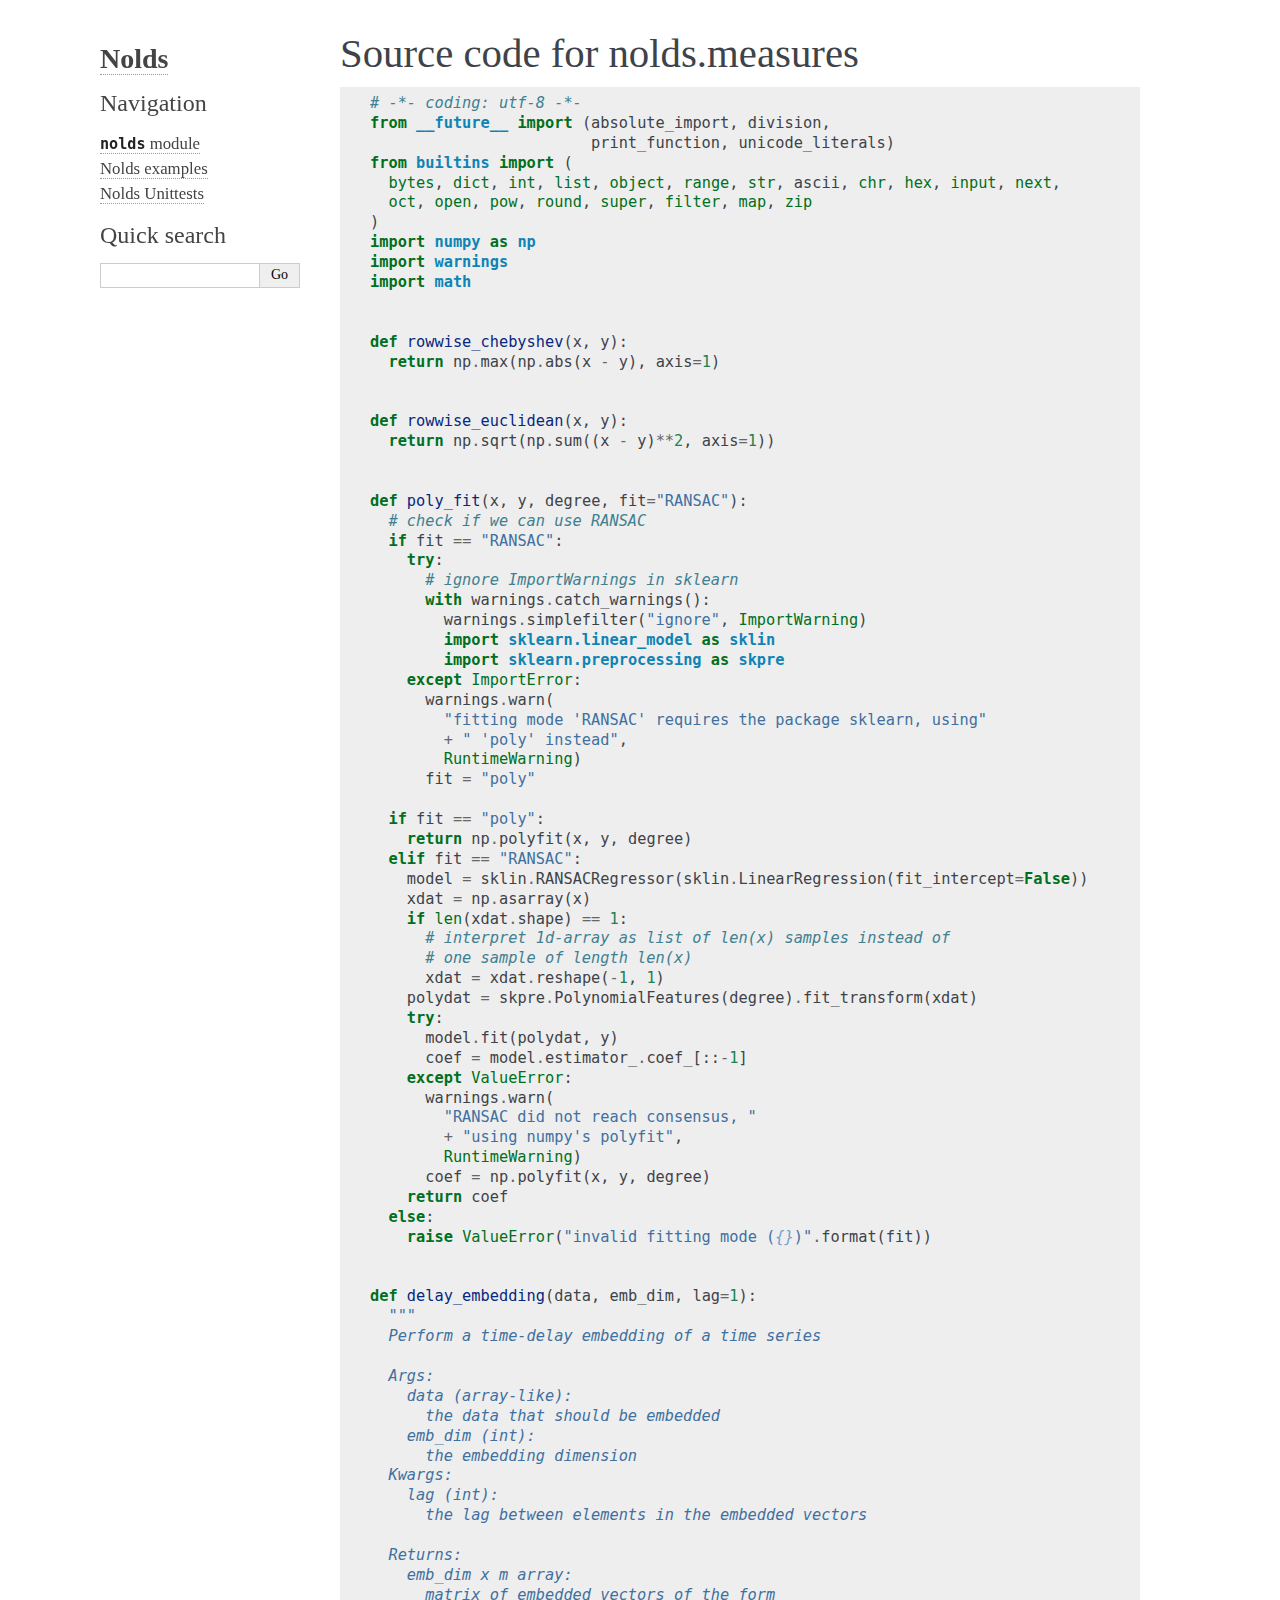
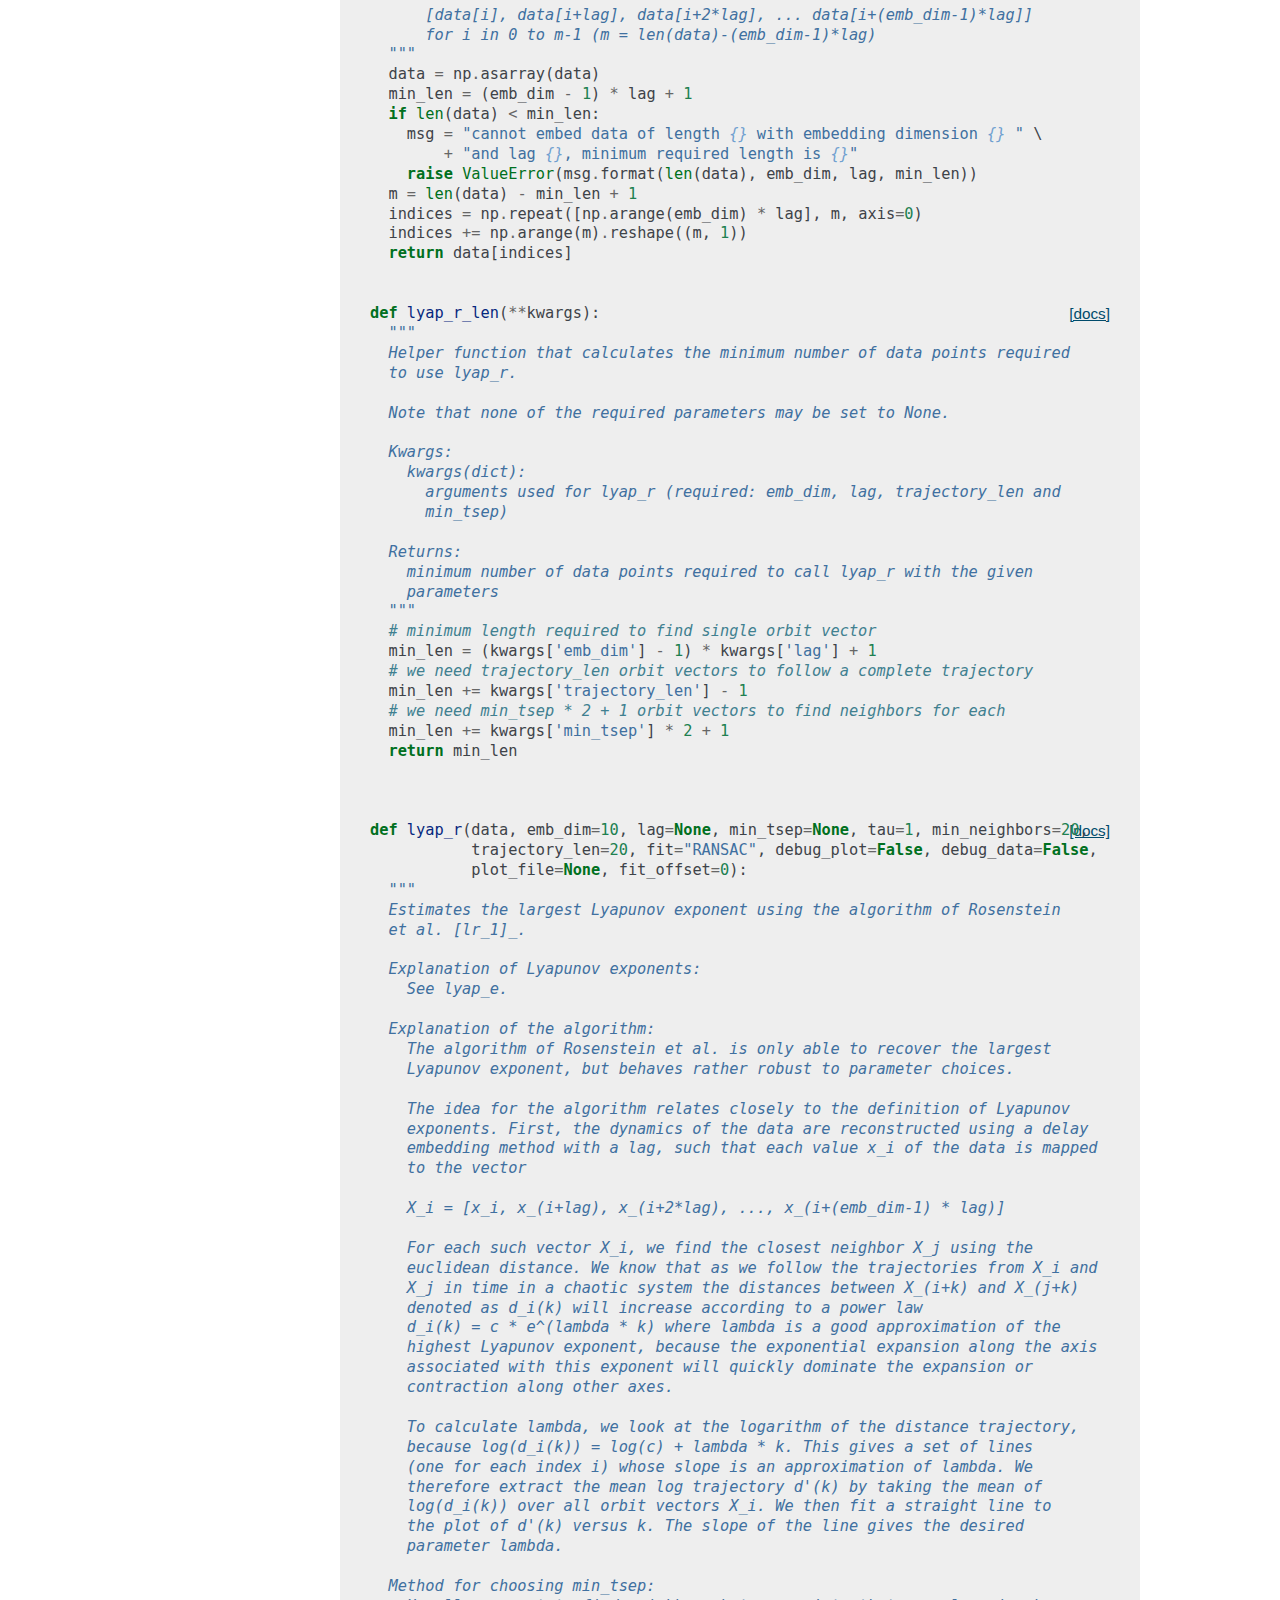
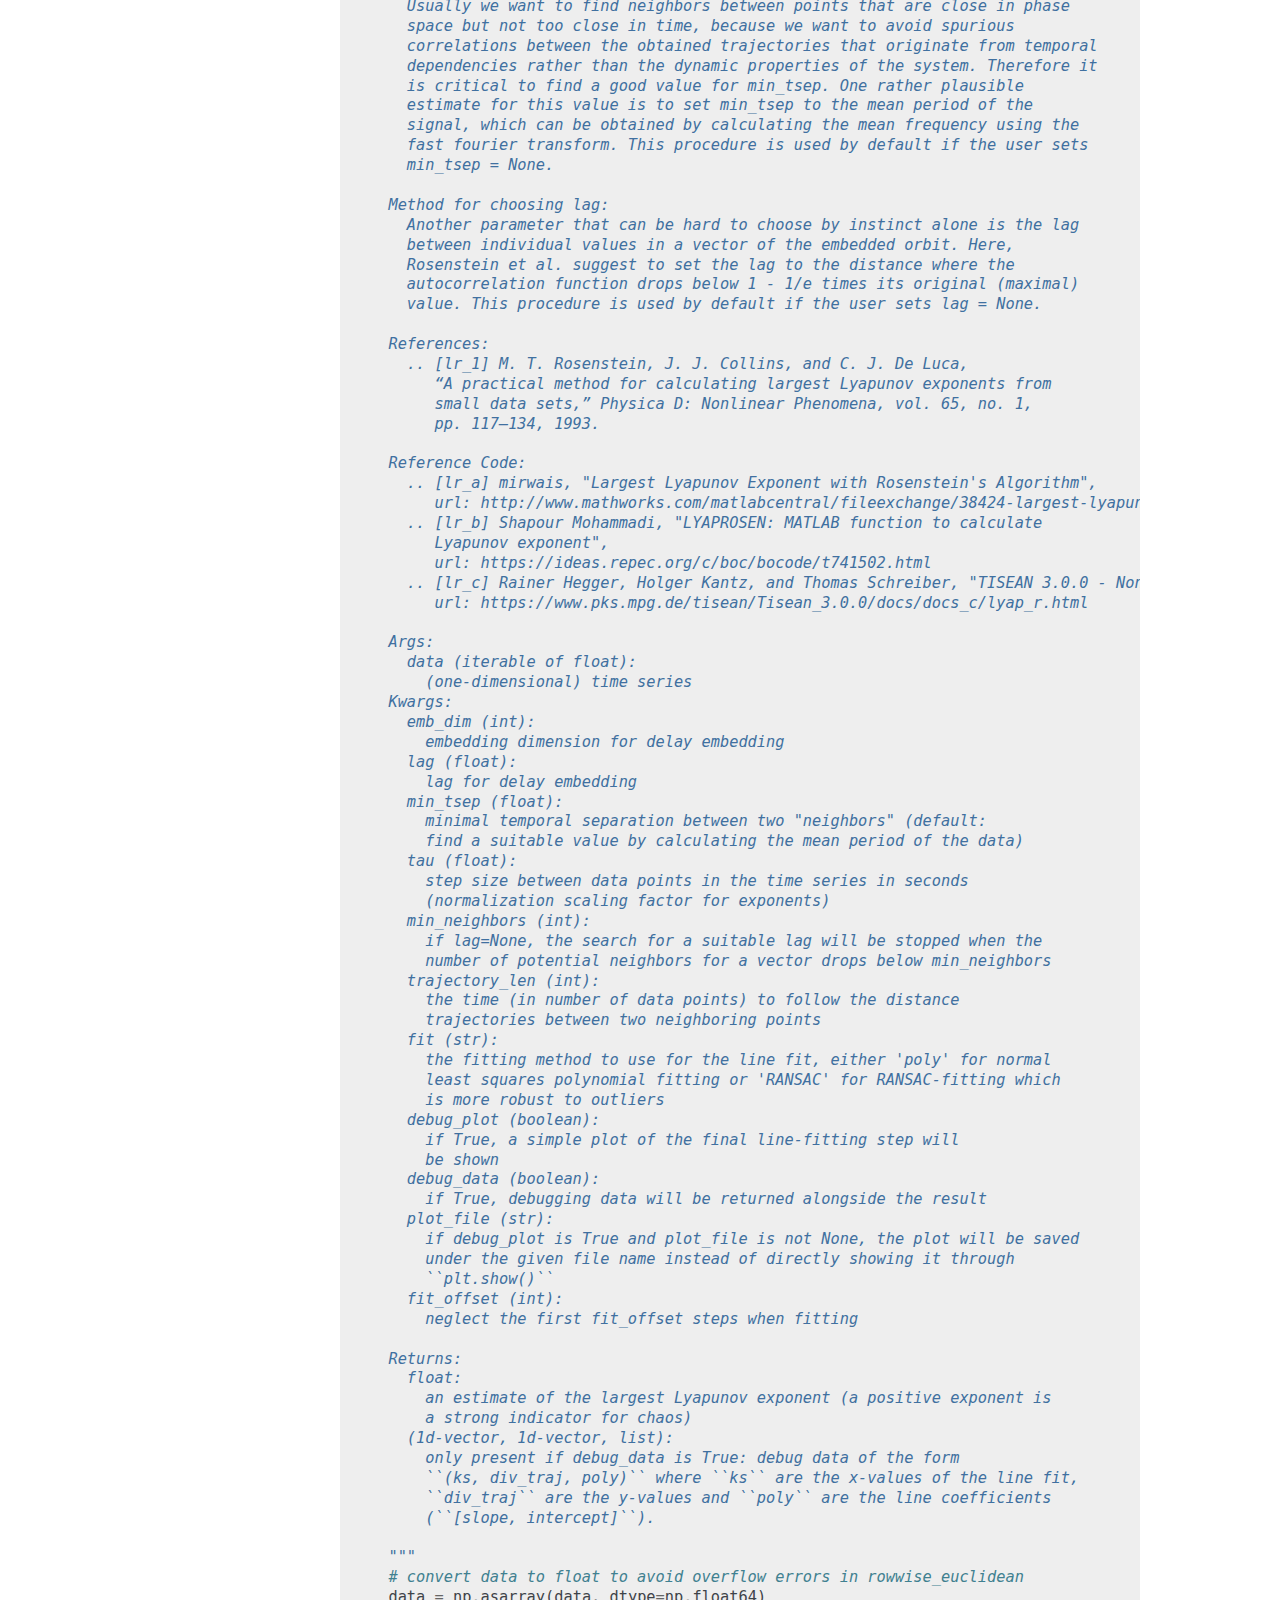
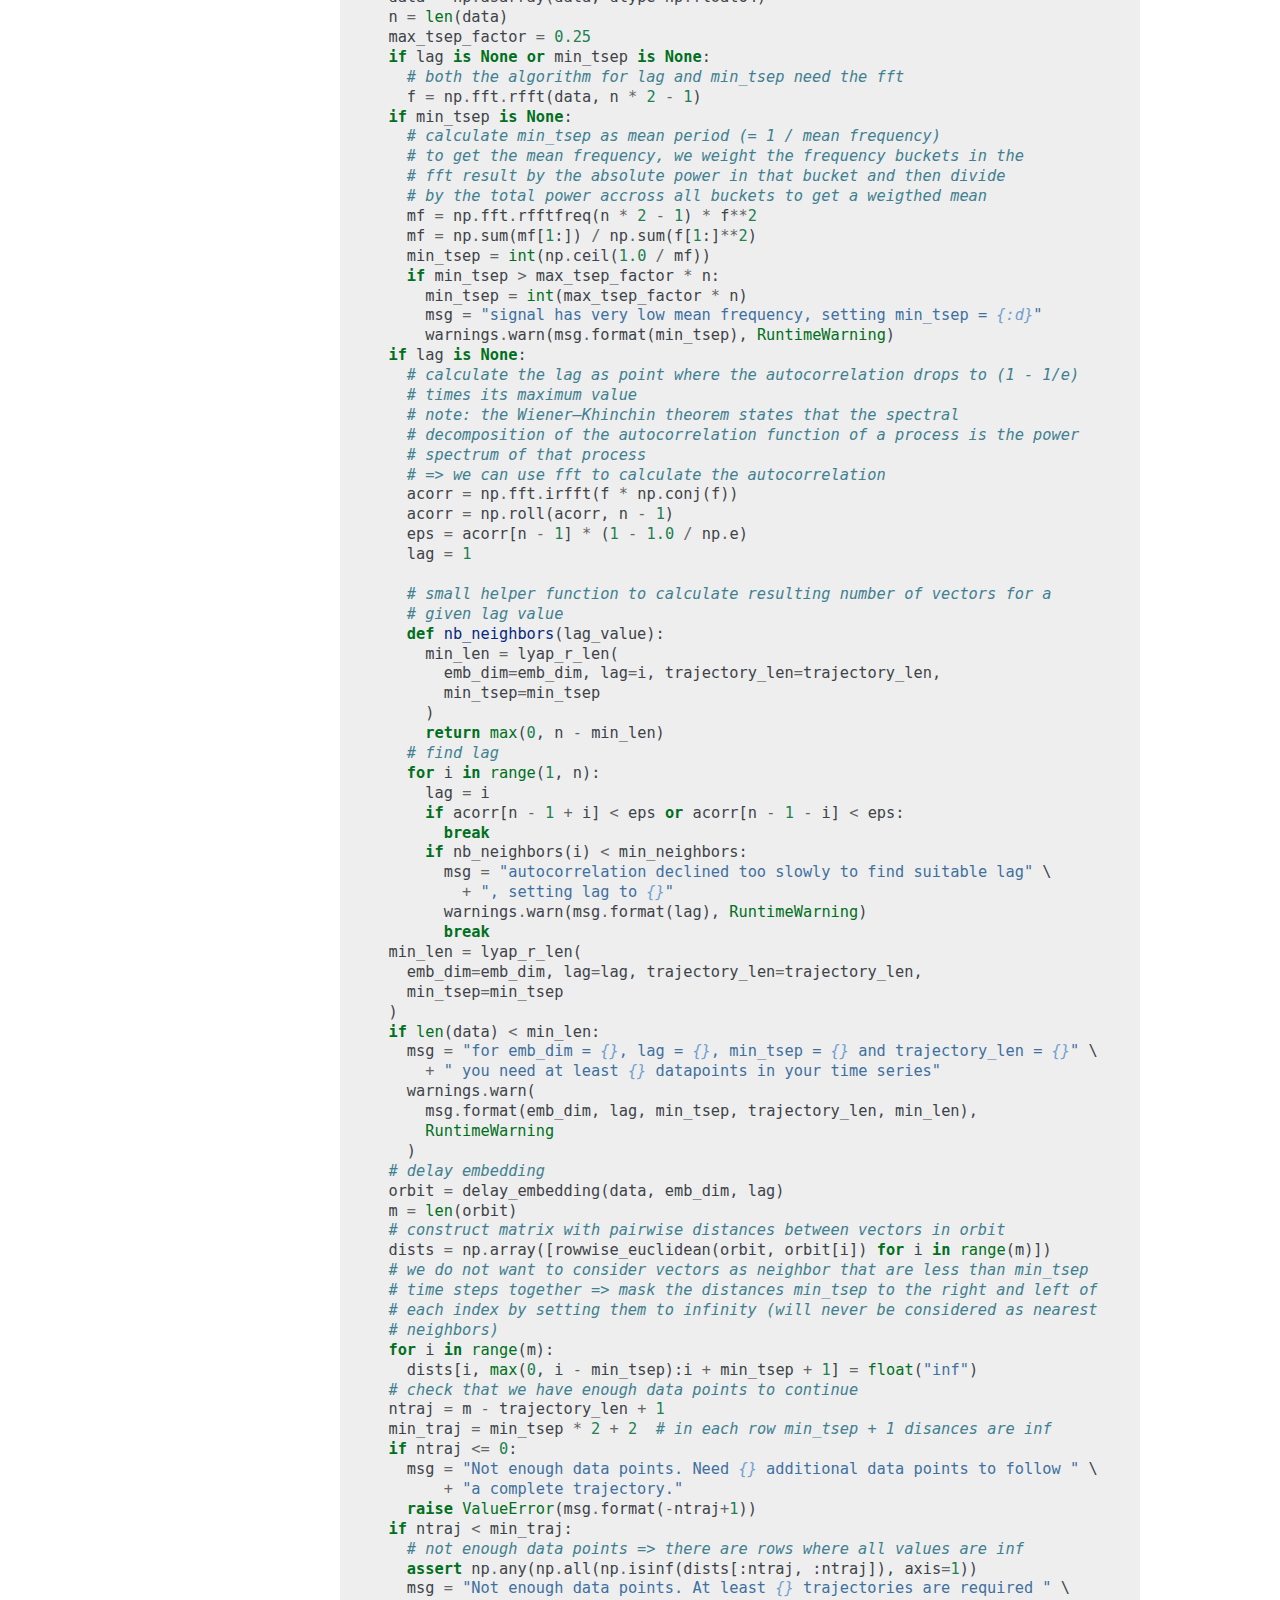
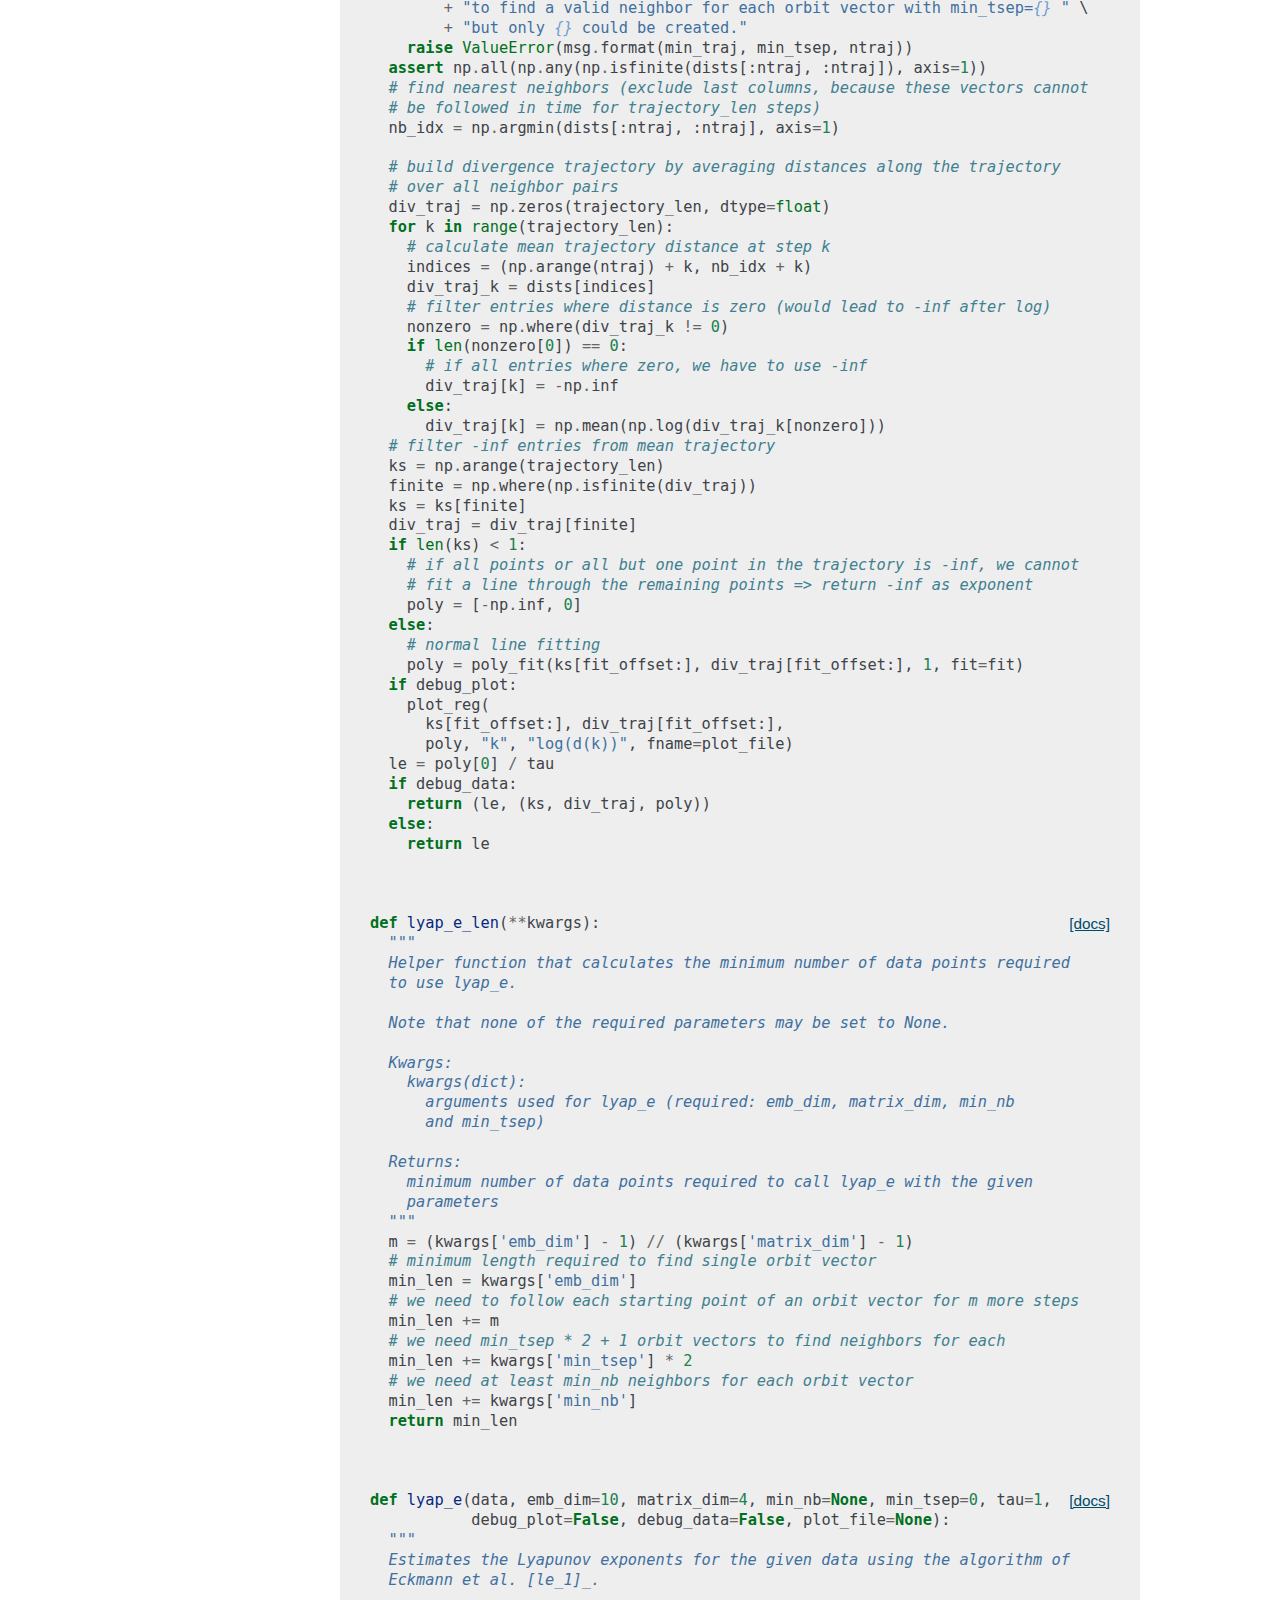
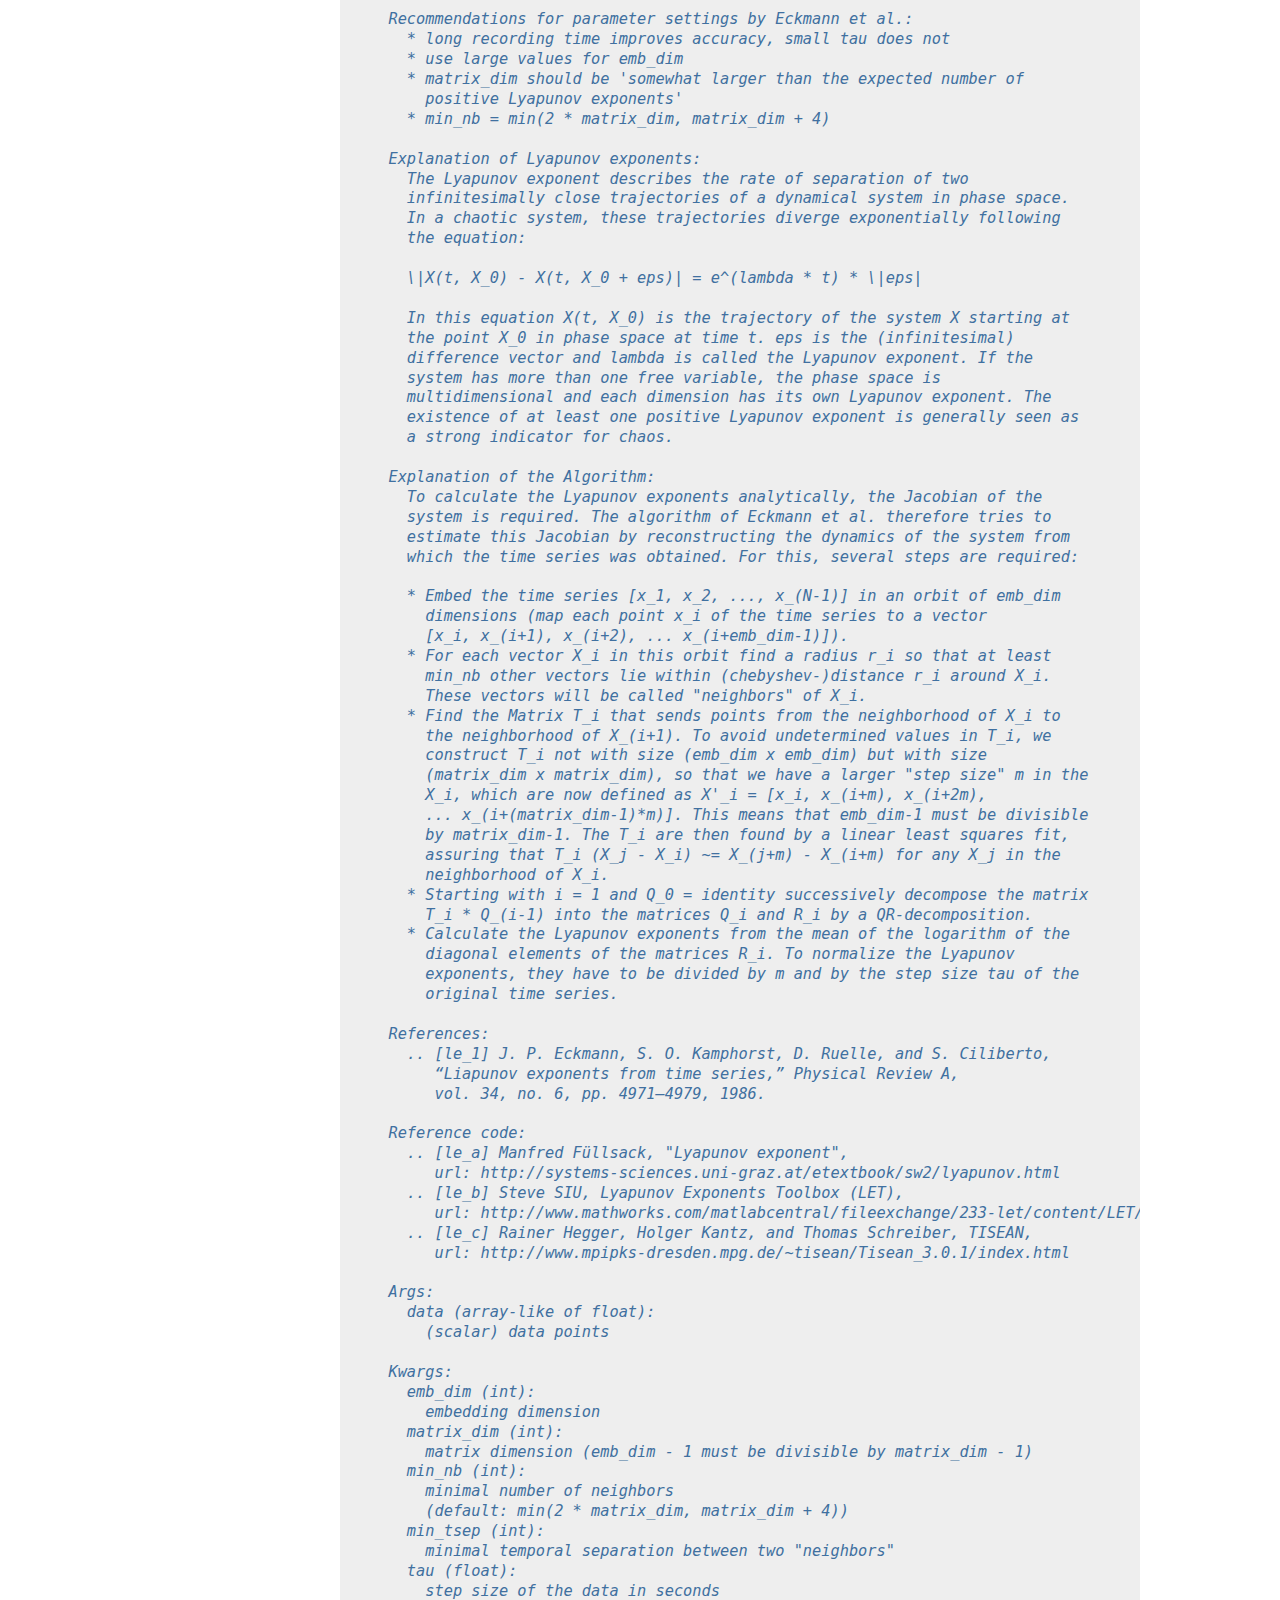
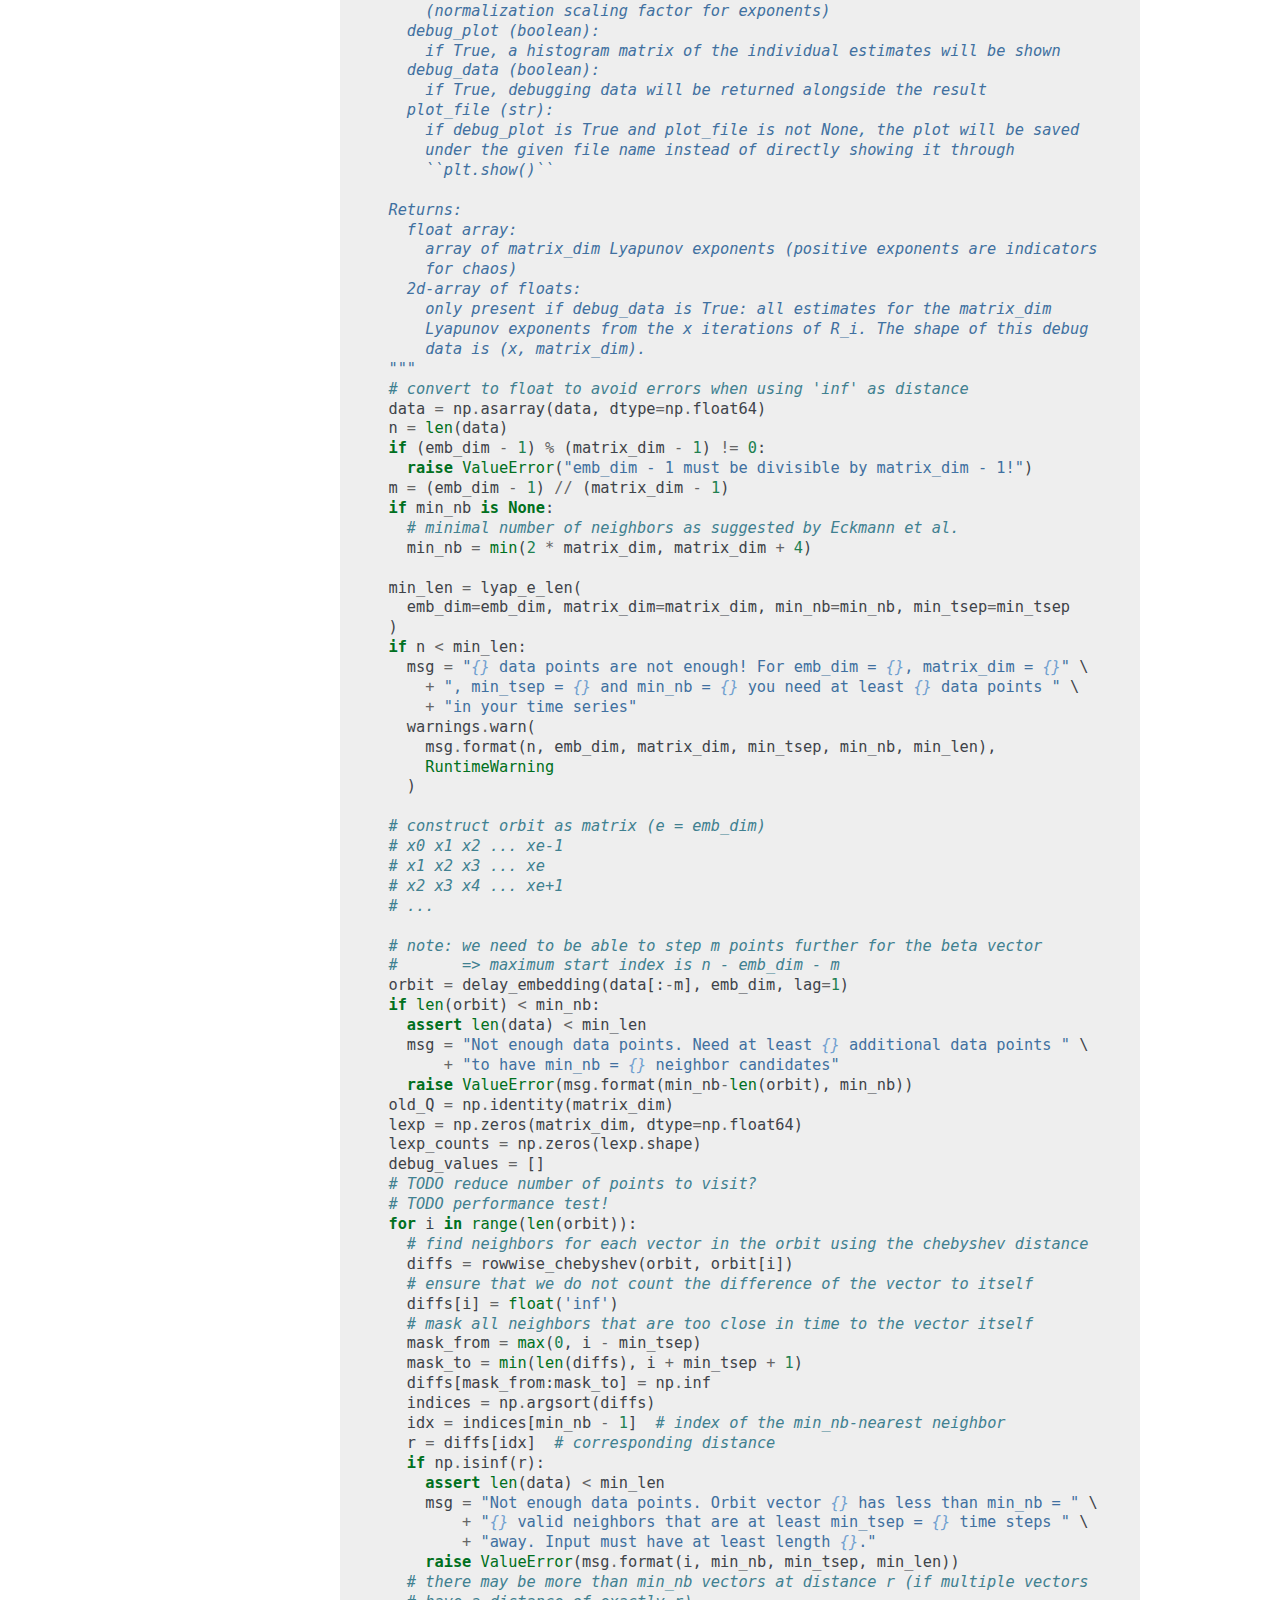
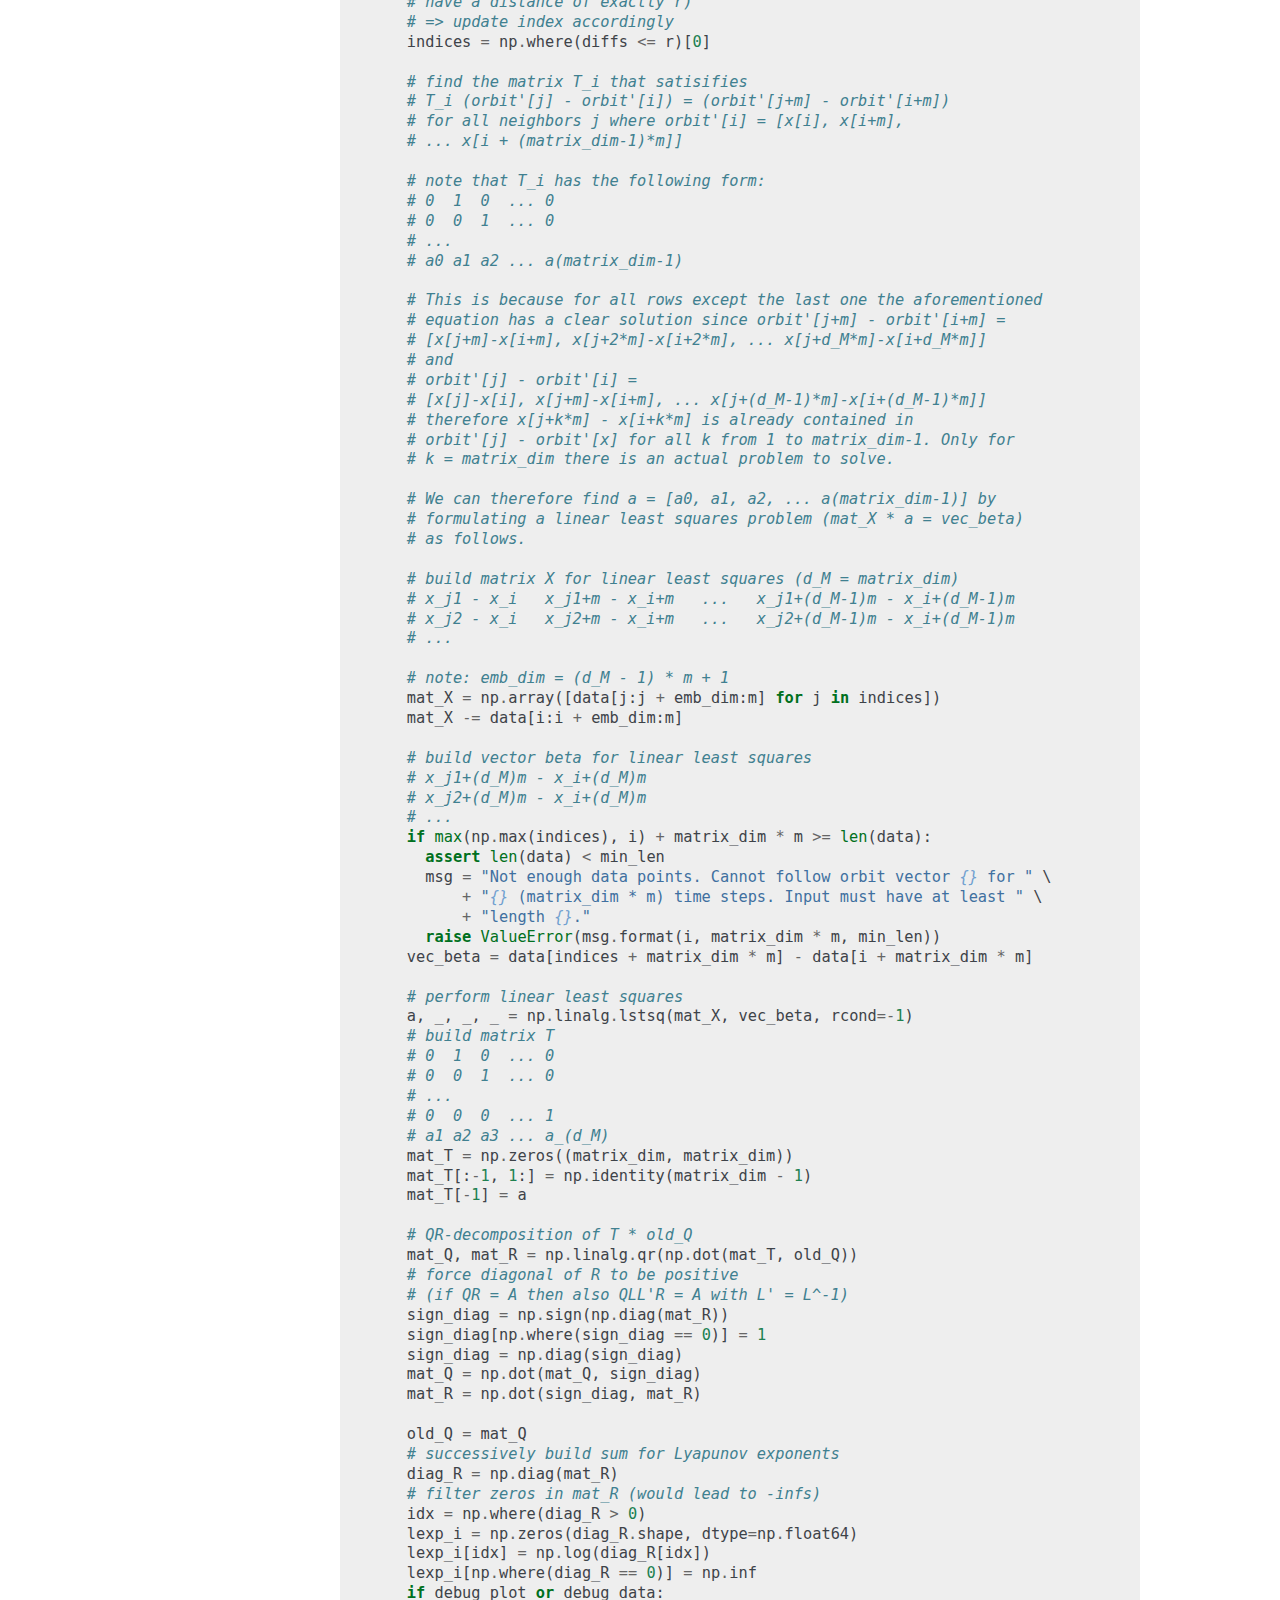
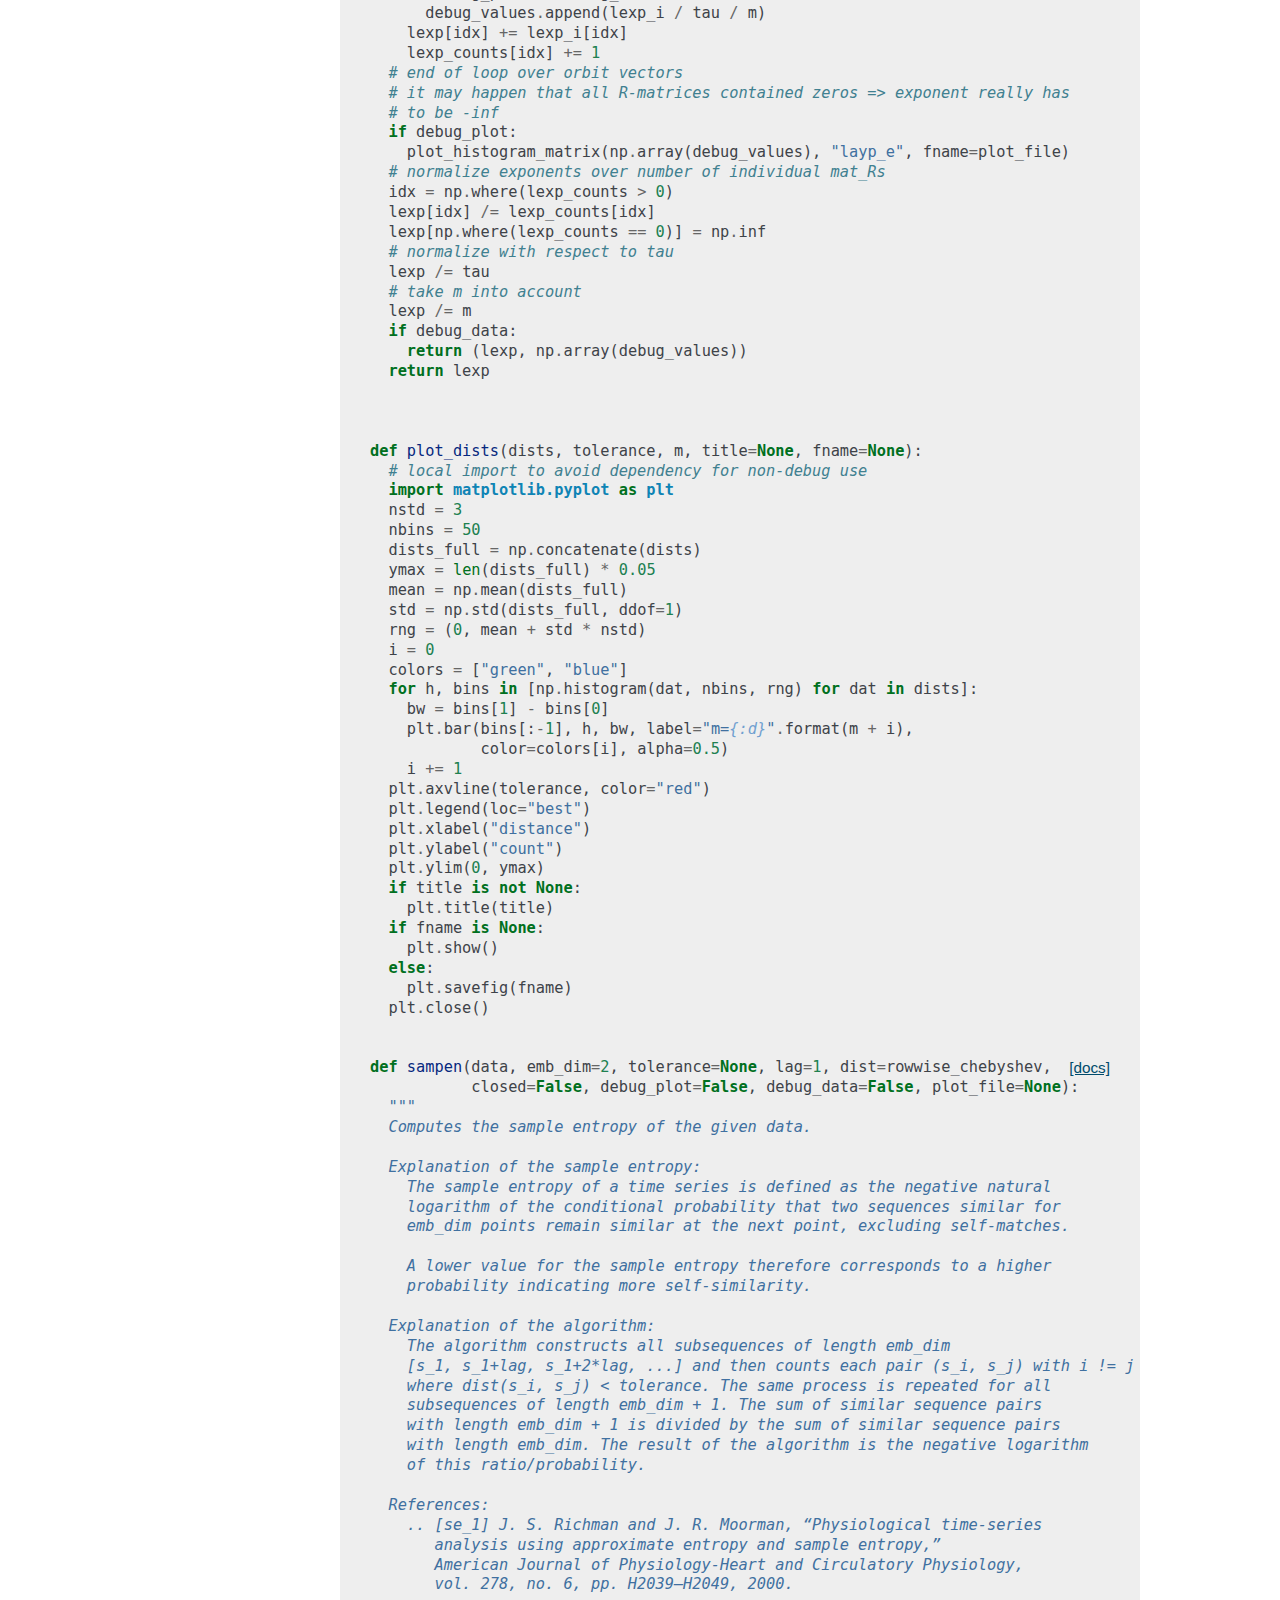
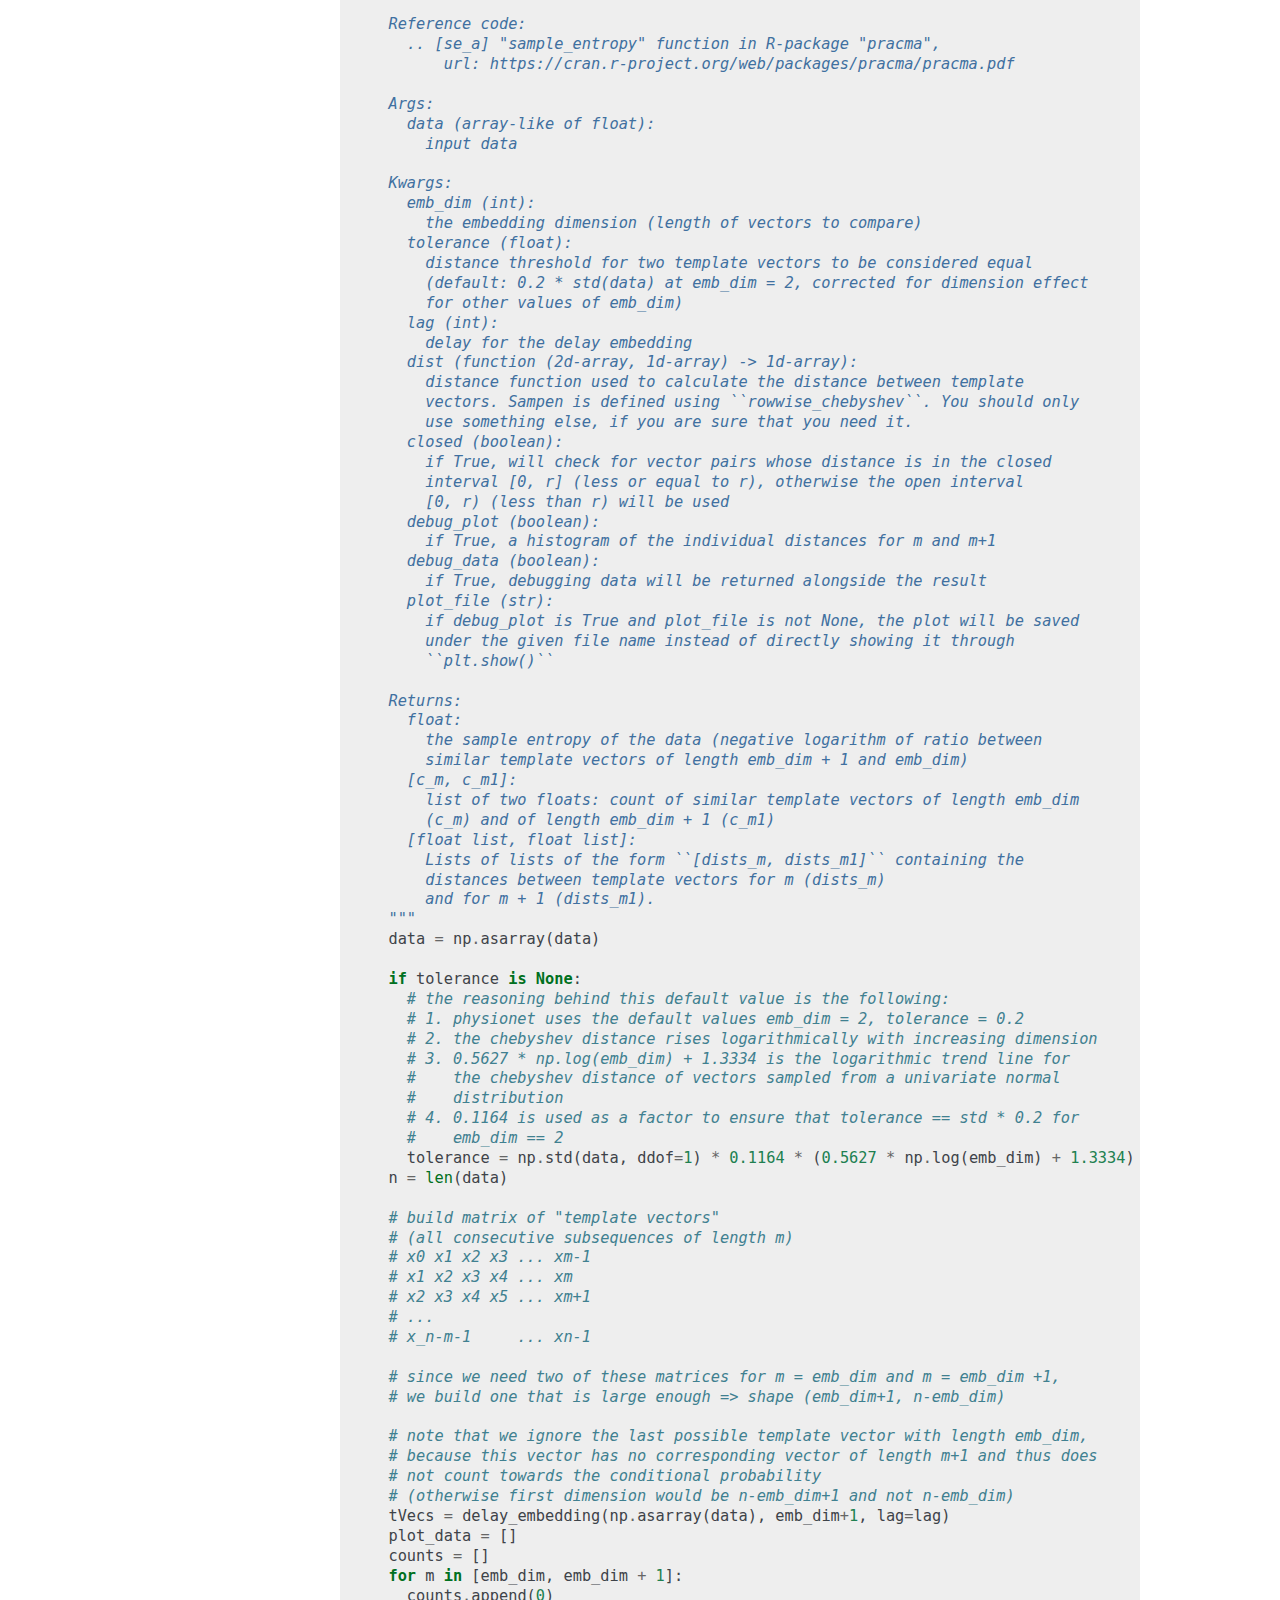
<file: _modules/nolds/measures.html>
<!DOCTYPE html>

<html lang="en">
  <head>
    <meta charset="utf-8" />
    <meta name="viewport" content="width=device-width, initial-scale=1.0" />
    <title>nolds.measures &#8212; Nolds 0.6.1 documentation</title>
    <link rel="stylesheet" type="text/css" href="../../_static/pygments.css?v=fa44fd50" />
    <link rel="stylesheet" type="text/css" href="../../_static/alabaster.css?v=1fc5d657" />
    <script data-url_root="../../" id="documentation_options" src="../../_static/documentation_options.js?v=09aae1b8"></script>
    <script src="../../_static/doctools.js?v=888ff710"></script>
    <script src="../../_static/sphinx_highlight.js?v=4825356b"></script>
    <link rel="index" title="Index" href="../../genindex.html" />
    <link rel="search" title="Search" href="../../search.html" />
   
  <link rel="stylesheet" href="../../_static/custom.css" type="text/css" />
  
  
  <meta name="viewport" content="width=device-width, initial-scale=0.9, maximum-scale=0.9" />

  </head><body>
  

    <div class="document">
      <div class="documentwrapper">
        <div class="bodywrapper">
          

          <div class="body" role="main">
            
  <h1>Source code for nolds.measures</h1><div class="highlight"><pre>
<span></span><span class="c1"># -*- coding: utf-8 -*-</span>
<span class="kn">from</span> <span class="nn">__future__</span> <span class="kn">import</span> <span class="p">(</span><span class="n">absolute_import</span><span class="p">,</span> <span class="n">division</span><span class="p">,</span>
                        <span class="n">print_function</span><span class="p">,</span> <span class="n">unicode_literals</span><span class="p">)</span>
<span class="kn">from</span> <span class="nn">builtins</span> <span class="kn">import</span> <span class="p">(</span>
  <span class="nb">bytes</span><span class="p">,</span> <span class="nb">dict</span><span class="p">,</span> <span class="nb">int</span><span class="p">,</span> <span class="nb">list</span><span class="p">,</span> <span class="nb">object</span><span class="p">,</span> <span class="nb">range</span><span class="p">,</span> <span class="nb">str</span><span class="p">,</span> <span class="n">ascii</span><span class="p">,</span> <span class="nb">chr</span><span class="p">,</span> <span class="nb">hex</span><span class="p">,</span> <span class="nb">input</span><span class="p">,</span> <span class="nb">next</span><span class="p">,</span>
  <span class="nb">oct</span><span class="p">,</span> <span class="nb">open</span><span class="p">,</span> <span class="nb">pow</span><span class="p">,</span> <span class="nb">round</span><span class="p">,</span> <span class="nb">super</span><span class="p">,</span> <span class="nb">filter</span><span class="p">,</span> <span class="nb">map</span><span class="p">,</span> <span class="nb">zip</span>
<span class="p">)</span>
<span class="kn">import</span> <span class="nn">numpy</span> <span class="k">as</span> <span class="nn">np</span>
<span class="kn">import</span> <span class="nn">warnings</span>
<span class="kn">import</span> <span class="nn">math</span>


<span class="k">def</span> <span class="nf">rowwise_chebyshev</span><span class="p">(</span><span class="n">x</span><span class="p">,</span> <span class="n">y</span><span class="p">):</span>
  <span class="k">return</span> <span class="n">np</span><span class="o">.</span><span class="n">max</span><span class="p">(</span><span class="n">np</span><span class="o">.</span><span class="n">abs</span><span class="p">(</span><span class="n">x</span> <span class="o">-</span> <span class="n">y</span><span class="p">),</span> <span class="n">axis</span><span class="o">=</span><span class="mi">1</span><span class="p">)</span>


<span class="k">def</span> <span class="nf">rowwise_euclidean</span><span class="p">(</span><span class="n">x</span><span class="p">,</span> <span class="n">y</span><span class="p">):</span>
  <span class="k">return</span> <span class="n">np</span><span class="o">.</span><span class="n">sqrt</span><span class="p">(</span><span class="n">np</span><span class="o">.</span><span class="n">sum</span><span class="p">((</span><span class="n">x</span> <span class="o">-</span> <span class="n">y</span><span class="p">)</span><span class="o">**</span><span class="mi">2</span><span class="p">,</span> <span class="n">axis</span><span class="o">=</span><span class="mi">1</span><span class="p">))</span>


<span class="k">def</span> <span class="nf">poly_fit</span><span class="p">(</span><span class="n">x</span><span class="p">,</span> <span class="n">y</span><span class="p">,</span> <span class="n">degree</span><span class="p">,</span> <span class="n">fit</span><span class="o">=</span><span class="s2">&quot;RANSAC&quot;</span><span class="p">):</span>
  <span class="c1"># check if we can use RANSAC</span>
  <span class="k">if</span> <span class="n">fit</span> <span class="o">==</span> <span class="s2">&quot;RANSAC&quot;</span><span class="p">:</span>
    <span class="k">try</span><span class="p">:</span>
      <span class="c1"># ignore ImportWarnings in sklearn</span>
      <span class="k">with</span> <span class="n">warnings</span><span class="o">.</span><span class="n">catch_warnings</span><span class="p">():</span>
        <span class="n">warnings</span><span class="o">.</span><span class="n">simplefilter</span><span class="p">(</span><span class="s2">&quot;ignore&quot;</span><span class="p">,</span> <span class="ne">ImportWarning</span><span class="p">)</span>
        <span class="kn">import</span> <span class="nn">sklearn.linear_model</span> <span class="k">as</span> <span class="nn">sklin</span>
        <span class="kn">import</span> <span class="nn">sklearn.preprocessing</span> <span class="k">as</span> <span class="nn">skpre</span>
    <span class="k">except</span> <span class="ne">ImportError</span><span class="p">:</span>
      <span class="n">warnings</span><span class="o">.</span><span class="n">warn</span><span class="p">(</span>
        <span class="s2">&quot;fitting mode &#39;RANSAC&#39; requires the package sklearn, using&quot;</span>
        <span class="o">+</span> <span class="s2">&quot; &#39;poly&#39; instead&quot;</span><span class="p">,</span>
        <span class="ne">RuntimeWarning</span><span class="p">)</span>
      <span class="n">fit</span> <span class="o">=</span> <span class="s2">&quot;poly&quot;</span>

  <span class="k">if</span> <span class="n">fit</span> <span class="o">==</span> <span class="s2">&quot;poly&quot;</span><span class="p">:</span>
    <span class="k">return</span> <span class="n">np</span><span class="o">.</span><span class="n">polyfit</span><span class="p">(</span><span class="n">x</span><span class="p">,</span> <span class="n">y</span><span class="p">,</span> <span class="n">degree</span><span class="p">)</span>
  <span class="k">elif</span> <span class="n">fit</span> <span class="o">==</span> <span class="s2">&quot;RANSAC&quot;</span><span class="p">:</span>
    <span class="n">model</span> <span class="o">=</span> <span class="n">sklin</span><span class="o">.</span><span class="n">RANSACRegressor</span><span class="p">(</span><span class="n">sklin</span><span class="o">.</span><span class="n">LinearRegression</span><span class="p">(</span><span class="n">fit_intercept</span><span class="o">=</span><span class="kc">False</span><span class="p">))</span>
    <span class="n">xdat</span> <span class="o">=</span> <span class="n">np</span><span class="o">.</span><span class="n">asarray</span><span class="p">(</span><span class="n">x</span><span class="p">)</span>
    <span class="k">if</span> <span class="nb">len</span><span class="p">(</span><span class="n">xdat</span><span class="o">.</span><span class="n">shape</span><span class="p">)</span> <span class="o">==</span> <span class="mi">1</span><span class="p">:</span>
      <span class="c1"># interpret 1d-array as list of len(x) samples instead of</span>
      <span class="c1"># one sample of length len(x)</span>
      <span class="n">xdat</span> <span class="o">=</span> <span class="n">xdat</span><span class="o">.</span><span class="n">reshape</span><span class="p">(</span><span class="o">-</span><span class="mi">1</span><span class="p">,</span> <span class="mi">1</span><span class="p">)</span>
    <span class="n">polydat</span> <span class="o">=</span> <span class="n">skpre</span><span class="o">.</span><span class="n">PolynomialFeatures</span><span class="p">(</span><span class="n">degree</span><span class="p">)</span><span class="o">.</span><span class="n">fit_transform</span><span class="p">(</span><span class="n">xdat</span><span class="p">)</span>
    <span class="k">try</span><span class="p">:</span>
      <span class="n">model</span><span class="o">.</span><span class="n">fit</span><span class="p">(</span><span class="n">polydat</span><span class="p">,</span> <span class="n">y</span><span class="p">)</span>
      <span class="n">coef</span> <span class="o">=</span> <span class="n">model</span><span class="o">.</span><span class="n">estimator_</span><span class="o">.</span><span class="n">coef_</span><span class="p">[::</span><span class="o">-</span><span class="mi">1</span><span class="p">]</span>
    <span class="k">except</span> <span class="ne">ValueError</span><span class="p">:</span>
      <span class="n">warnings</span><span class="o">.</span><span class="n">warn</span><span class="p">(</span>
        <span class="s2">&quot;RANSAC did not reach consensus, &quot;</span>
        <span class="o">+</span> <span class="s2">&quot;using numpy&#39;s polyfit&quot;</span><span class="p">,</span>
        <span class="ne">RuntimeWarning</span><span class="p">)</span>
      <span class="n">coef</span> <span class="o">=</span> <span class="n">np</span><span class="o">.</span><span class="n">polyfit</span><span class="p">(</span><span class="n">x</span><span class="p">,</span> <span class="n">y</span><span class="p">,</span> <span class="n">degree</span><span class="p">)</span>
    <span class="k">return</span> <span class="n">coef</span>
  <span class="k">else</span><span class="p">:</span>
    <span class="k">raise</span> <span class="ne">ValueError</span><span class="p">(</span><span class="s2">&quot;invalid fitting mode (</span><span class="si">{}</span><span class="s2">)&quot;</span><span class="o">.</span><span class="n">format</span><span class="p">(</span><span class="n">fit</span><span class="p">))</span>


<span class="k">def</span> <span class="nf">delay_embedding</span><span class="p">(</span><span class="n">data</span><span class="p">,</span> <span class="n">emb_dim</span><span class="p">,</span> <span class="n">lag</span><span class="o">=</span><span class="mi">1</span><span class="p">):</span>
<span class="w">  </span><span class="sd">&quot;&quot;&quot;</span>
<span class="sd">  Perform a time-delay embedding of a time series</span>

<span class="sd">  Args:</span>
<span class="sd">    data (array-like):</span>
<span class="sd">      the data that should be embedded</span>
<span class="sd">    emb_dim (int):</span>
<span class="sd">      the embedding dimension</span>
<span class="sd">  Kwargs:</span>
<span class="sd">    lag (int):</span>
<span class="sd">      the lag between elements in the embedded vectors</span>

<span class="sd">  Returns:</span>
<span class="sd">    emb_dim x m array:</span>
<span class="sd">      matrix of embedded vectors of the form</span>
<span class="sd">      [data[i], data[i+lag], data[i+2*lag], ... data[i+(emb_dim-1)*lag]]</span>
<span class="sd">      for i in 0 to m-1 (m = len(data)-(emb_dim-1)*lag)</span>
<span class="sd">  &quot;&quot;&quot;</span>
  <span class="n">data</span> <span class="o">=</span> <span class="n">np</span><span class="o">.</span><span class="n">asarray</span><span class="p">(</span><span class="n">data</span><span class="p">)</span>
  <span class="n">min_len</span> <span class="o">=</span> <span class="p">(</span><span class="n">emb_dim</span> <span class="o">-</span> <span class="mi">1</span><span class="p">)</span> <span class="o">*</span> <span class="n">lag</span> <span class="o">+</span> <span class="mi">1</span>
  <span class="k">if</span> <span class="nb">len</span><span class="p">(</span><span class="n">data</span><span class="p">)</span> <span class="o">&lt;</span> <span class="n">min_len</span><span class="p">:</span>
    <span class="n">msg</span> <span class="o">=</span> <span class="s2">&quot;cannot embed data of length </span><span class="si">{}</span><span class="s2"> with embedding dimension </span><span class="si">{}</span><span class="s2"> &quot;</span> \
        <span class="o">+</span> <span class="s2">&quot;and lag </span><span class="si">{}</span><span class="s2">, minimum required length is </span><span class="si">{}</span><span class="s2">&quot;</span>
    <span class="k">raise</span> <span class="ne">ValueError</span><span class="p">(</span><span class="n">msg</span><span class="o">.</span><span class="n">format</span><span class="p">(</span><span class="nb">len</span><span class="p">(</span><span class="n">data</span><span class="p">),</span> <span class="n">emb_dim</span><span class="p">,</span> <span class="n">lag</span><span class="p">,</span> <span class="n">min_len</span><span class="p">))</span>
  <span class="n">m</span> <span class="o">=</span> <span class="nb">len</span><span class="p">(</span><span class="n">data</span><span class="p">)</span> <span class="o">-</span> <span class="n">min_len</span> <span class="o">+</span> <span class="mi">1</span>
  <span class="n">indices</span> <span class="o">=</span> <span class="n">np</span><span class="o">.</span><span class="n">repeat</span><span class="p">([</span><span class="n">np</span><span class="o">.</span><span class="n">arange</span><span class="p">(</span><span class="n">emb_dim</span><span class="p">)</span> <span class="o">*</span> <span class="n">lag</span><span class="p">],</span> <span class="n">m</span><span class="p">,</span> <span class="n">axis</span><span class="o">=</span><span class="mi">0</span><span class="p">)</span>
  <span class="n">indices</span> <span class="o">+=</span> <span class="n">np</span><span class="o">.</span><span class="n">arange</span><span class="p">(</span><span class="n">m</span><span class="p">)</span><span class="o">.</span><span class="n">reshape</span><span class="p">((</span><span class="n">m</span><span class="p">,</span> <span class="mi">1</span><span class="p">))</span>
  <span class="k">return</span> <span class="n">data</span><span class="p">[</span><span class="n">indices</span><span class="p">]</span>


<div class="viewcode-block" id="lyap_r_len"><a class="viewcode-back" href="../../nolds.html#nolds.lyap_r_len">[docs]</a><span class="k">def</span> <span class="nf">lyap_r_len</span><span class="p">(</span><span class="o">**</span><span class="n">kwargs</span><span class="p">):</span>
<span class="w">  </span><span class="sd">&quot;&quot;&quot;</span>
<span class="sd">  Helper function that calculates the minimum number of data points required</span>
<span class="sd">  to use lyap_r.</span>

<span class="sd">  Note that none of the required parameters may be set to None.</span>

<span class="sd">  Kwargs:</span>
<span class="sd">    kwargs(dict):</span>
<span class="sd">      arguments used for lyap_r (required: emb_dim, lag, trajectory_len and</span>
<span class="sd">      min_tsep)</span>

<span class="sd">  Returns:</span>
<span class="sd">    minimum number of data points required to call lyap_r with the given</span>
<span class="sd">    parameters</span>
<span class="sd">  &quot;&quot;&quot;</span>
  <span class="c1"># minimum length required to find single orbit vector</span>
  <span class="n">min_len</span> <span class="o">=</span> <span class="p">(</span><span class="n">kwargs</span><span class="p">[</span><span class="s1">&#39;emb_dim&#39;</span><span class="p">]</span> <span class="o">-</span> <span class="mi">1</span><span class="p">)</span> <span class="o">*</span> <span class="n">kwargs</span><span class="p">[</span><span class="s1">&#39;lag&#39;</span><span class="p">]</span> <span class="o">+</span> <span class="mi">1</span>
  <span class="c1"># we need trajectory_len orbit vectors to follow a complete trajectory</span>
  <span class="n">min_len</span> <span class="o">+=</span> <span class="n">kwargs</span><span class="p">[</span><span class="s1">&#39;trajectory_len&#39;</span><span class="p">]</span> <span class="o">-</span> <span class="mi">1</span>
  <span class="c1"># we need min_tsep * 2 + 1 orbit vectors to find neighbors for each</span>
  <span class="n">min_len</span> <span class="o">+=</span> <span class="n">kwargs</span><span class="p">[</span><span class="s1">&#39;min_tsep&#39;</span><span class="p">]</span> <span class="o">*</span> <span class="mi">2</span> <span class="o">+</span> <span class="mi">1</span>
  <span class="k">return</span> <span class="n">min_len</span></div>


<div class="viewcode-block" id="lyap_r"><a class="viewcode-back" href="../../nolds.html#nolds.lyap_r">[docs]</a><span class="k">def</span> <span class="nf">lyap_r</span><span class="p">(</span><span class="n">data</span><span class="p">,</span> <span class="n">emb_dim</span><span class="o">=</span><span class="mi">10</span><span class="p">,</span> <span class="n">lag</span><span class="o">=</span><span class="kc">None</span><span class="p">,</span> <span class="n">min_tsep</span><span class="o">=</span><span class="kc">None</span><span class="p">,</span> <span class="n">tau</span><span class="o">=</span><span class="mi">1</span><span class="p">,</span> <span class="n">min_neighbors</span><span class="o">=</span><span class="mi">20</span><span class="p">,</span>
           <span class="n">trajectory_len</span><span class="o">=</span><span class="mi">20</span><span class="p">,</span> <span class="n">fit</span><span class="o">=</span><span class="s2">&quot;RANSAC&quot;</span><span class="p">,</span> <span class="n">debug_plot</span><span class="o">=</span><span class="kc">False</span><span class="p">,</span> <span class="n">debug_data</span><span class="o">=</span><span class="kc">False</span><span class="p">,</span>
           <span class="n">plot_file</span><span class="o">=</span><span class="kc">None</span><span class="p">,</span> <span class="n">fit_offset</span><span class="o">=</span><span class="mi">0</span><span class="p">):</span>
<span class="w">  </span><span class="sd">&quot;&quot;&quot;</span>
<span class="sd">  Estimates the largest Lyapunov exponent using the algorithm of Rosenstein</span>
<span class="sd">  et al. [lr_1]_.</span>

<span class="sd">  Explanation of Lyapunov exponents:</span>
<span class="sd">    See lyap_e.</span>

<span class="sd">  Explanation of the algorithm:</span>
<span class="sd">    The algorithm of Rosenstein et al. is only able to recover the largest</span>
<span class="sd">    Lyapunov exponent, but behaves rather robust to parameter choices.</span>

<span class="sd">    The idea for the algorithm relates closely to the definition of Lyapunov</span>
<span class="sd">    exponents. First, the dynamics of the data are reconstructed using a delay</span>
<span class="sd">    embedding method with a lag, such that each value x_i of the data is mapped</span>
<span class="sd">    to the vector</span>

<span class="sd">    X_i = [x_i, x_(i+lag), x_(i+2*lag), ..., x_(i+(emb_dim-1) * lag)]</span>

<span class="sd">    For each such vector X_i, we find the closest neighbor X_j using the</span>
<span class="sd">    euclidean distance. We know that as we follow the trajectories from X_i and</span>
<span class="sd">    X_j in time in a chaotic system the distances between X_(i+k) and X_(j+k)</span>
<span class="sd">    denoted as d_i(k) will increase according to a power law</span>
<span class="sd">    d_i(k) = c * e^(lambda * k) where lambda is a good approximation of the</span>
<span class="sd">    highest Lyapunov exponent, because the exponential expansion along the axis</span>
<span class="sd">    associated with this exponent will quickly dominate the expansion or</span>
<span class="sd">    contraction along other axes.</span>

<span class="sd">    To calculate lambda, we look at the logarithm of the distance trajectory,</span>
<span class="sd">    because log(d_i(k)) = log(c) + lambda * k. This gives a set of lines</span>
<span class="sd">    (one for each index i) whose slope is an approximation of lambda. We</span>
<span class="sd">    therefore extract the mean log trajectory d&#39;(k) by taking the mean of</span>
<span class="sd">    log(d_i(k)) over all orbit vectors X_i. We then fit a straight line to</span>
<span class="sd">    the plot of d&#39;(k) versus k. The slope of the line gives the desired</span>
<span class="sd">    parameter lambda.</span>

<span class="sd">  Method for choosing min_tsep:</span>
<span class="sd">    Usually we want to find neighbors between points that are close in phase</span>
<span class="sd">    space but not too close in time, because we want to avoid spurious</span>
<span class="sd">    correlations between the obtained trajectories that originate from temporal</span>
<span class="sd">    dependencies rather than the dynamic properties of the system. Therefore it</span>
<span class="sd">    is critical to find a good value for min_tsep. One rather plausible</span>
<span class="sd">    estimate for this value is to set min_tsep to the mean period of the</span>
<span class="sd">    signal, which can be obtained by calculating the mean frequency using the</span>
<span class="sd">    fast fourier transform. This procedure is used by default if the user sets</span>
<span class="sd">    min_tsep = None.</span>

<span class="sd">  Method for choosing lag:</span>
<span class="sd">    Another parameter that can be hard to choose by instinct alone is the lag</span>
<span class="sd">    between individual values in a vector of the embedded orbit. Here,</span>
<span class="sd">    Rosenstein et al. suggest to set the lag to the distance where the</span>
<span class="sd">    autocorrelation function drops below 1 - 1/e times its original (maximal)</span>
<span class="sd">    value. This procedure is used by default if the user sets lag = None.</span>

<span class="sd">  References:</span>
<span class="sd">    .. [lr_1] M. T. Rosenstein, J. J. Collins, and C. J. De Luca,</span>
<span class="sd">       “A practical method for calculating largest Lyapunov exponents from</span>
<span class="sd">       small data sets,” Physica D: Nonlinear Phenomena, vol. 65, no. 1,</span>
<span class="sd">       pp. 117–134, 1993.</span>

<span class="sd">  Reference Code:</span>
<span class="sd">    .. [lr_a] mirwais, &quot;Largest Lyapunov Exponent with Rosenstein&#39;s Algorithm&quot;,</span>
<span class="sd">       url: http://www.mathworks.com/matlabcentral/fileexchange/38424-largest-lyapunov-exponent-with-rosenstein-s-algorithm</span>
<span class="sd">    .. [lr_b] Shapour Mohammadi, &quot;LYAPROSEN: MATLAB function to calculate</span>
<span class="sd">       Lyapunov exponent&quot;,</span>
<span class="sd">       url: https://ideas.repec.org/c/boc/bocode/t741502.html</span>
<span class="sd">    .. [lr_c] Rainer Hegger, Holger Kantz, and Thomas Schreiber, &quot;TISEAN 3.0.0 - Nonlinear Time Series Analysis&quot;,</span>
<span class="sd">       url: https://www.pks.mpg.de/tisean/Tisean_3.0.0/docs/docs_c/lyap_r.html</span>

<span class="sd">  Args:</span>
<span class="sd">    data (iterable of float):</span>
<span class="sd">      (one-dimensional) time series</span>
<span class="sd">  Kwargs:</span>
<span class="sd">    emb_dim (int):</span>
<span class="sd">      embedding dimension for delay embedding</span>
<span class="sd">    lag (float):</span>
<span class="sd">      lag for delay embedding</span>
<span class="sd">    min_tsep (float):</span>
<span class="sd">      minimal temporal separation between two &quot;neighbors&quot; (default:</span>
<span class="sd">      find a suitable value by calculating the mean period of the data)</span>
<span class="sd">    tau (float):</span>
<span class="sd">      step size between data points in the time series in seconds</span>
<span class="sd">      (normalization scaling factor for exponents)</span>
<span class="sd">    min_neighbors (int):</span>
<span class="sd">      if lag=None, the search for a suitable lag will be stopped when the</span>
<span class="sd">      number of potential neighbors for a vector drops below min_neighbors</span>
<span class="sd">    trajectory_len (int):</span>
<span class="sd">      the time (in number of data points) to follow the distance</span>
<span class="sd">      trajectories between two neighboring points</span>
<span class="sd">    fit (str):</span>
<span class="sd">      the fitting method to use for the line fit, either &#39;poly&#39; for normal</span>
<span class="sd">      least squares polynomial fitting or &#39;RANSAC&#39; for RANSAC-fitting which</span>
<span class="sd">      is more robust to outliers</span>
<span class="sd">    debug_plot (boolean):</span>
<span class="sd">      if True, a simple plot of the final line-fitting step will</span>
<span class="sd">      be shown</span>
<span class="sd">    debug_data (boolean):</span>
<span class="sd">      if True, debugging data will be returned alongside the result</span>
<span class="sd">    plot_file (str):</span>
<span class="sd">      if debug_plot is True and plot_file is not None, the plot will be saved</span>
<span class="sd">      under the given file name instead of directly showing it through</span>
<span class="sd">      ``plt.show()``</span>
<span class="sd">    fit_offset (int):</span>
<span class="sd">      neglect the first fit_offset steps when fitting</span>

<span class="sd">  Returns:</span>
<span class="sd">    float:</span>
<span class="sd">      an estimate of the largest Lyapunov exponent (a positive exponent is</span>
<span class="sd">      a strong indicator for chaos)</span>
<span class="sd">    (1d-vector, 1d-vector, list):</span>
<span class="sd">      only present if debug_data is True: debug data of the form</span>
<span class="sd">      ``(ks, div_traj, poly)`` where ``ks`` are the x-values of the line fit,</span>
<span class="sd">      ``div_traj`` are the y-values and ``poly`` are the line coefficients</span>
<span class="sd">      (``[slope, intercept]``).</span>

<span class="sd">  &quot;&quot;&quot;</span>
  <span class="c1"># convert data to float to avoid overflow errors in rowwise_euclidean</span>
  <span class="n">data</span> <span class="o">=</span> <span class="n">np</span><span class="o">.</span><span class="n">asarray</span><span class="p">(</span><span class="n">data</span><span class="p">,</span> <span class="n">dtype</span><span class="o">=</span><span class="n">np</span><span class="o">.</span><span class="n">float64</span><span class="p">)</span>
  <span class="n">n</span> <span class="o">=</span> <span class="nb">len</span><span class="p">(</span><span class="n">data</span><span class="p">)</span>
  <span class="n">max_tsep_factor</span> <span class="o">=</span> <span class="mf">0.25</span>
  <span class="k">if</span> <span class="n">lag</span> <span class="ow">is</span> <span class="kc">None</span> <span class="ow">or</span> <span class="n">min_tsep</span> <span class="ow">is</span> <span class="kc">None</span><span class="p">:</span>
    <span class="c1"># both the algorithm for lag and min_tsep need the fft</span>
    <span class="n">f</span> <span class="o">=</span> <span class="n">np</span><span class="o">.</span><span class="n">fft</span><span class="o">.</span><span class="n">rfft</span><span class="p">(</span><span class="n">data</span><span class="p">,</span> <span class="n">n</span> <span class="o">*</span> <span class="mi">2</span> <span class="o">-</span> <span class="mi">1</span><span class="p">)</span>
  <span class="k">if</span> <span class="n">min_tsep</span> <span class="ow">is</span> <span class="kc">None</span><span class="p">:</span>
    <span class="c1"># calculate min_tsep as mean period (= 1 / mean frequency)</span>
    <span class="c1"># to get the mean frequency, we weight the frequency buckets in the</span>
    <span class="c1"># fft result by the absolute power in that bucket and then divide</span>
    <span class="c1"># by the total power accross all buckets to get a weigthed mean</span>
    <span class="n">mf</span> <span class="o">=</span> <span class="n">np</span><span class="o">.</span><span class="n">fft</span><span class="o">.</span><span class="n">rfftfreq</span><span class="p">(</span><span class="n">n</span> <span class="o">*</span> <span class="mi">2</span> <span class="o">-</span> <span class="mi">1</span><span class="p">)</span> <span class="o">*</span> <span class="n">f</span><span class="o">**</span><span class="mi">2</span>
    <span class="n">mf</span> <span class="o">=</span> <span class="n">np</span><span class="o">.</span><span class="n">sum</span><span class="p">(</span><span class="n">mf</span><span class="p">[</span><span class="mi">1</span><span class="p">:])</span> <span class="o">/</span> <span class="n">np</span><span class="o">.</span><span class="n">sum</span><span class="p">(</span><span class="n">f</span><span class="p">[</span><span class="mi">1</span><span class="p">:]</span><span class="o">**</span><span class="mi">2</span><span class="p">)</span>
    <span class="n">min_tsep</span> <span class="o">=</span> <span class="nb">int</span><span class="p">(</span><span class="n">np</span><span class="o">.</span><span class="n">ceil</span><span class="p">(</span><span class="mf">1.0</span> <span class="o">/</span> <span class="n">mf</span><span class="p">))</span>
    <span class="k">if</span> <span class="n">min_tsep</span> <span class="o">&gt;</span> <span class="n">max_tsep_factor</span> <span class="o">*</span> <span class="n">n</span><span class="p">:</span>
      <span class="n">min_tsep</span> <span class="o">=</span> <span class="nb">int</span><span class="p">(</span><span class="n">max_tsep_factor</span> <span class="o">*</span> <span class="n">n</span><span class="p">)</span>
      <span class="n">msg</span> <span class="o">=</span> <span class="s2">&quot;signal has very low mean frequency, setting min_tsep = </span><span class="si">{:d}</span><span class="s2">&quot;</span>
      <span class="n">warnings</span><span class="o">.</span><span class="n">warn</span><span class="p">(</span><span class="n">msg</span><span class="o">.</span><span class="n">format</span><span class="p">(</span><span class="n">min_tsep</span><span class="p">),</span> <span class="ne">RuntimeWarning</span><span class="p">)</span>
  <span class="k">if</span> <span class="n">lag</span> <span class="ow">is</span> <span class="kc">None</span><span class="p">:</span>
    <span class="c1"># calculate the lag as point where the autocorrelation drops to (1 - 1/e)</span>
    <span class="c1"># times its maximum value</span>
    <span class="c1"># note: the Wiener–Khinchin theorem states that the spectral</span>
    <span class="c1"># decomposition of the autocorrelation function of a process is the power</span>
    <span class="c1"># spectrum of that process</span>
    <span class="c1"># =&gt; we can use fft to calculate the autocorrelation</span>
    <span class="n">acorr</span> <span class="o">=</span> <span class="n">np</span><span class="o">.</span><span class="n">fft</span><span class="o">.</span><span class="n">irfft</span><span class="p">(</span><span class="n">f</span> <span class="o">*</span> <span class="n">np</span><span class="o">.</span><span class="n">conj</span><span class="p">(</span><span class="n">f</span><span class="p">))</span>
    <span class="n">acorr</span> <span class="o">=</span> <span class="n">np</span><span class="o">.</span><span class="n">roll</span><span class="p">(</span><span class="n">acorr</span><span class="p">,</span> <span class="n">n</span> <span class="o">-</span> <span class="mi">1</span><span class="p">)</span>
    <span class="n">eps</span> <span class="o">=</span> <span class="n">acorr</span><span class="p">[</span><span class="n">n</span> <span class="o">-</span> <span class="mi">1</span><span class="p">]</span> <span class="o">*</span> <span class="p">(</span><span class="mi">1</span> <span class="o">-</span> <span class="mf">1.0</span> <span class="o">/</span> <span class="n">np</span><span class="o">.</span><span class="n">e</span><span class="p">)</span>
    <span class="n">lag</span> <span class="o">=</span> <span class="mi">1</span>

    <span class="c1"># small helper function to calculate resulting number of vectors for a</span>
    <span class="c1"># given lag value</span>
    <span class="k">def</span> <span class="nf">nb_neighbors</span><span class="p">(</span><span class="n">lag_value</span><span class="p">):</span>
      <span class="n">min_len</span> <span class="o">=</span> <span class="n">lyap_r_len</span><span class="p">(</span>
        <span class="n">emb_dim</span><span class="o">=</span><span class="n">emb_dim</span><span class="p">,</span> <span class="n">lag</span><span class="o">=</span><span class="n">i</span><span class="p">,</span> <span class="n">trajectory_len</span><span class="o">=</span><span class="n">trajectory_len</span><span class="p">,</span>
        <span class="n">min_tsep</span><span class="o">=</span><span class="n">min_tsep</span>
      <span class="p">)</span>
      <span class="k">return</span> <span class="nb">max</span><span class="p">(</span><span class="mi">0</span><span class="p">,</span> <span class="n">n</span> <span class="o">-</span> <span class="n">min_len</span><span class="p">)</span>
    <span class="c1"># find lag</span>
    <span class="k">for</span> <span class="n">i</span> <span class="ow">in</span> <span class="nb">range</span><span class="p">(</span><span class="mi">1</span><span class="p">,</span> <span class="n">n</span><span class="p">):</span>
      <span class="n">lag</span> <span class="o">=</span> <span class="n">i</span>
      <span class="k">if</span> <span class="n">acorr</span><span class="p">[</span><span class="n">n</span> <span class="o">-</span> <span class="mi">1</span> <span class="o">+</span> <span class="n">i</span><span class="p">]</span> <span class="o">&lt;</span> <span class="n">eps</span> <span class="ow">or</span> <span class="n">acorr</span><span class="p">[</span><span class="n">n</span> <span class="o">-</span> <span class="mi">1</span> <span class="o">-</span> <span class="n">i</span><span class="p">]</span> <span class="o">&lt;</span> <span class="n">eps</span><span class="p">:</span>
        <span class="k">break</span>
      <span class="k">if</span> <span class="n">nb_neighbors</span><span class="p">(</span><span class="n">i</span><span class="p">)</span> <span class="o">&lt;</span> <span class="n">min_neighbors</span><span class="p">:</span>
        <span class="n">msg</span> <span class="o">=</span> <span class="s2">&quot;autocorrelation declined too slowly to find suitable lag&quot;</span> \
          <span class="o">+</span> <span class="s2">&quot;, setting lag to </span><span class="si">{}</span><span class="s2">&quot;</span>
        <span class="n">warnings</span><span class="o">.</span><span class="n">warn</span><span class="p">(</span><span class="n">msg</span><span class="o">.</span><span class="n">format</span><span class="p">(</span><span class="n">lag</span><span class="p">),</span> <span class="ne">RuntimeWarning</span><span class="p">)</span>
        <span class="k">break</span>
  <span class="n">min_len</span> <span class="o">=</span> <span class="n">lyap_r_len</span><span class="p">(</span>
    <span class="n">emb_dim</span><span class="o">=</span><span class="n">emb_dim</span><span class="p">,</span> <span class="n">lag</span><span class="o">=</span><span class="n">lag</span><span class="p">,</span> <span class="n">trajectory_len</span><span class="o">=</span><span class="n">trajectory_len</span><span class="p">,</span>
    <span class="n">min_tsep</span><span class="o">=</span><span class="n">min_tsep</span>
  <span class="p">)</span>
  <span class="k">if</span> <span class="nb">len</span><span class="p">(</span><span class="n">data</span><span class="p">)</span> <span class="o">&lt;</span> <span class="n">min_len</span><span class="p">:</span>
    <span class="n">msg</span> <span class="o">=</span> <span class="s2">&quot;for emb_dim = </span><span class="si">{}</span><span class="s2">, lag = </span><span class="si">{}</span><span class="s2">, min_tsep = </span><span class="si">{}</span><span class="s2"> and trajectory_len = </span><span class="si">{}</span><span class="s2">&quot;</span> \
      <span class="o">+</span> <span class="s2">&quot; you need at least </span><span class="si">{}</span><span class="s2"> datapoints in your time series&quot;</span>
    <span class="n">warnings</span><span class="o">.</span><span class="n">warn</span><span class="p">(</span>
      <span class="n">msg</span><span class="o">.</span><span class="n">format</span><span class="p">(</span><span class="n">emb_dim</span><span class="p">,</span> <span class="n">lag</span><span class="p">,</span> <span class="n">min_tsep</span><span class="p">,</span> <span class="n">trajectory_len</span><span class="p">,</span> <span class="n">min_len</span><span class="p">),</span>
      <span class="ne">RuntimeWarning</span>
    <span class="p">)</span>
  <span class="c1"># delay embedding</span>
  <span class="n">orbit</span> <span class="o">=</span> <span class="n">delay_embedding</span><span class="p">(</span><span class="n">data</span><span class="p">,</span> <span class="n">emb_dim</span><span class="p">,</span> <span class="n">lag</span><span class="p">)</span>
  <span class="n">m</span> <span class="o">=</span> <span class="nb">len</span><span class="p">(</span><span class="n">orbit</span><span class="p">)</span>
  <span class="c1"># construct matrix with pairwise distances between vectors in orbit</span>
  <span class="n">dists</span> <span class="o">=</span> <span class="n">np</span><span class="o">.</span><span class="n">array</span><span class="p">([</span><span class="n">rowwise_euclidean</span><span class="p">(</span><span class="n">orbit</span><span class="p">,</span> <span class="n">orbit</span><span class="p">[</span><span class="n">i</span><span class="p">])</span> <span class="k">for</span> <span class="n">i</span> <span class="ow">in</span> <span class="nb">range</span><span class="p">(</span><span class="n">m</span><span class="p">)])</span>
  <span class="c1"># we do not want to consider vectors as neighbor that are less than min_tsep</span>
  <span class="c1"># time steps together =&gt; mask the distances min_tsep to the right and left of</span>
  <span class="c1"># each index by setting them to infinity (will never be considered as nearest</span>
  <span class="c1"># neighbors)</span>
  <span class="k">for</span> <span class="n">i</span> <span class="ow">in</span> <span class="nb">range</span><span class="p">(</span><span class="n">m</span><span class="p">):</span>
    <span class="n">dists</span><span class="p">[</span><span class="n">i</span><span class="p">,</span> <span class="nb">max</span><span class="p">(</span><span class="mi">0</span><span class="p">,</span> <span class="n">i</span> <span class="o">-</span> <span class="n">min_tsep</span><span class="p">):</span><span class="n">i</span> <span class="o">+</span> <span class="n">min_tsep</span> <span class="o">+</span> <span class="mi">1</span><span class="p">]</span> <span class="o">=</span> <span class="nb">float</span><span class="p">(</span><span class="s2">&quot;inf&quot;</span><span class="p">)</span>
  <span class="c1"># check that we have enough data points to continue</span>
  <span class="n">ntraj</span> <span class="o">=</span> <span class="n">m</span> <span class="o">-</span> <span class="n">trajectory_len</span> <span class="o">+</span> <span class="mi">1</span>
  <span class="n">min_traj</span> <span class="o">=</span> <span class="n">min_tsep</span> <span class="o">*</span> <span class="mi">2</span> <span class="o">+</span> <span class="mi">2</span>  <span class="c1"># in each row min_tsep + 1 disances are inf</span>
  <span class="k">if</span> <span class="n">ntraj</span> <span class="o">&lt;=</span> <span class="mi">0</span><span class="p">:</span>
    <span class="n">msg</span> <span class="o">=</span> <span class="s2">&quot;Not enough data points. Need </span><span class="si">{}</span><span class="s2"> additional data points to follow &quot;</span> \
        <span class="o">+</span> <span class="s2">&quot;a complete trajectory.&quot;</span>
    <span class="k">raise</span> <span class="ne">ValueError</span><span class="p">(</span><span class="n">msg</span><span class="o">.</span><span class="n">format</span><span class="p">(</span><span class="o">-</span><span class="n">ntraj</span><span class="o">+</span><span class="mi">1</span><span class="p">))</span>
  <span class="k">if</span> <span class="n">ntraj</span> <span class="o">&lt;</span> <span class="n">min_traj</span><span class="p">:</span>
    <span class="c1"># not enough data points =&gt; there are rows where all values are inf</span>
    <span class="k">assert</span> <span class="n">np</span><span class="o">.</span><span class="n">any</span><span class="p">(</span><span class="n">np</span><span class="o">.</span><span class="n">all</span><span class="p">(</span><span class="n">np</span><span class="o">.</span><span class="n">isinf</span><span class="p">(</span><span class="n">dists</span><span class="p">[:</span><span class="n">ntraj</span><span class="p">,</span> <span class="p">:</span><span class="n">ntraj</span><span class="p">]),</span> <span class="n">axis</span><span class="o">=</span><span class="mi">1</span><span class="p">))</span>
    <span class="n">msg</span> <span class="o">=</span> <span class="s2">&quot;Not enough data points. At least </span><span class="si">{}</span><span class="s2"> trajectories are required &quot;</span> \
        <span class="o">+</span> <span class="s2">&quot;to find a valid neighbor for each orbit vector with min_tsep=</span><span class="si">{}</span><span class="s2"> &quot;</span> \
        <span class="o">+</span> <span class="s2">&quot;but only </span><span class="si">{}</span><span class="s2"> could be created.&quot;</span>
    <span class="k">raise</span> <span class="ne">ValueError</span><span class="p">(</span><span class="n">msg</span><span class="o">.</span><span class="n">format</span><span class="p">(</span><span class="n">min_traj</span><span class="p">,</span> <span class="n">min_tsep</span><span class="p">,</span> <span class="n">ntraj</span><span class="p">))</span>
  <span class="k">assert</span> <span class="n">np</span><span class="o">.</span><span class="n">all</span><span class="p">(</span><span class="n">np</span><span class="o">.</span><span class="n">any</span><span class="p">(</span><span class="n">np</span><span class="o">.</span><span class="n">isfinite</span><span class="p">(</span><span class="n">dists</span><span class="p">[:</span><span class="n">ntraj</span><span class="p">,</span> <span class="p">:</span><span class="n">ntraj</span><span class="p">]),</span> <span class="n">axis</span><span class="o">=</span><span class="mi">1</span><span class="p">))</span>
  <span class="c1"># find nearest neighbors (exclude last columns, because these vectors cannot</span>
  <span class="c1"># be followed in time for trajectory_len steps)</span>
  <span class="n">nb_idx</span> <span class="o">=</span> <span class="n">np</span><span class="o">.</span><span class="n">argmin</span><span class="p">(</span><span class="n">dists</span><span class="p">[:</span><span class="n">ntraj</span><span class="p">,</span> <span class="p">:</span><span class="n">ntraj</span><span class="p">],</span> <span class="n">axis</span><span class="o">=</span><span class="mi">1</span><span class="p">)</span>

  <span class="c1"># build divergence trajectory by averaging distances along the trajectory</span>
  <span class="c1"># over all neighbor pairs</span>
  <span class="n">div_traj</span> <span class="o">=</span> <span class="n">np</span><span class="o">.</span><span class="n">zeros</span><span class="p">(</span><span class="n">trajectory_len</span><span class="p">,</span> <span class="n">dtype</span><span class="o">=</span><span class="nb">float</span><span class="p">)</span>
  <span class="k">for</span> <span class="n">k</span> <span class="ow">in</span> <span class="nb">range</span><span class="p">(</span><span class="n">trajectory_len</span><span class="p">):</span>
    <span class="c1"># calculate mean trajectory distance at step k</span>
    <span class="n">indices</span> <span class="o">=</span> <span class="p">(</span><span class="n">np</span><span class="o">.</span><span class="n">arange</span><span class="p">(</span><span class="n">ntraj</span><span class="p">)</span> <span class="o">+</span> <span class="n">k</span><span class="p">,</span> <span class="n">nb_idx</span> <span class="o">+</span> <span class="n">k</span><span class="p">)</span>
    <span class="n">div_traj_k</span> <span class="o">=</span> <span class="n">dists</span><span class="p">[</span><span class="n">indices</span><span class="p">]</span>
    <span class="c1"># filter entries where distance is zero (would lead to -inf after log)</span>
    <span class="n">nonzero</span> <span class="o">=</span> <span class="n">np</span><span class="o">.</span><span class="n">where</span><span class="p">(</span><span class="n">div_traj_k</span> <span class="o">!=</span> <span class="mi">0</span><span class="p">)</span>
    <span class="k">if</span> <span class="nb">len</span><span class="p">(</span><span class="n">nonzero</span><span class="p">[</span><span class="mi">0</span><span class="p">])</span> <span class="o">==</span> <span class="mi">0</span><span class="p">:</span>
      <span class="c1"># if all entries where zero, we have to use -inf</span>
      <span class="n">div_traj</span><span class="p">[</span><span class="n">k</span><span class="p">]</span> <span class="o">=</span> <span class="o">-</span><span class="n">np</span><span class="o">.</span><span class="n">inf</span>
    <span class="k">else</span><span class="p">:</span>
      <span class="n">div_traj</span><span class="p">[</span><span class="n">k</span><span class="p">]</span> <span class="o">=</span> <span class="n">np</span><span class="o">.</span><span class="n">mean</span><span class="p">(</span><span class="n">np</span><span class="o">.</span><span class="n">log</span><span class="p">(</span><span class="n">div_traj_k</span><span class="p">[</span><span class="n">nonzero</span><span class="p">]))</span>
  <span class="c1"># filter -inf entries from mean trajectory</span>
  <span class="n">ks</span> <span class="o">=</span> <span class="n">np</span><span class="o">.</span><span class="n">arange</span><span class="p">(</span><span class="n">trajectory_len</span><span class="p">)</span>
  <span class="n">finite</span> <span class="o">=</span> <span class="n">np</span><span class="o">.</span><span class="n">where</span><span class="p">(</span><span class="n">np</span><span class="o">.</span><span class="n">isfinite</span><span class="p">(</span><span class="n">div_traj</span><span class="p">))</span>
  <span class="n">ks</span> <span class="o">=</span> <span class="n">ks</span><span class="p">[</span><span class="n">finite</span><span class="p">]</span>
  <span class="n">div_traj</span> <span class="o">=</span> <span class="n">div_traj</span><span class="p">[</span><span class="n">finite</span><span class="p">]</span>
  <span class="k">if</span> <span class="nb">len</span><span class="p">(</span><span class="n">ks</span><span class="p">)</span> <span class="o">&lt;</span> <span class="mi">1</span><span class="p">:</span>
    <span class="c1"># if all points or all but one point in the trajectory is -inf, we cannot</span>
    <span class="c1"># fit a line through the remaining points =&gt; return -inf as exponent</span>
    <span class="n">poly</span> <span class="o">=</span> <span class="p">[</span><span class="o">-</span><span class="n">np</span><span class="o">.</span><span class="n">inf</span><span class="p">,</span> <span class="mi">0</span><span class="p">]</span>
  <span class="k">else</span><span class="p">:</span>
    <span class="c1"># normal line fitting</span>
    <span class="n">poly</span> <span class="o">=</span> <span class="n">poly_fit</span><span class="p">(</span><span class="n">ks</span><span class="p">[</span><span class="n">fit_offset</span><span class="p">:],</span> <span class="n">div_traj</span><span class="p">[</span><span class="n">fit_offset</span><span class="p">:],</span> <span class="mi">1</span><span class="p">,</span> <span class="n">fit</span><span class="o">=</span><span class="n">fit</span><span class="p">)</span>
  <span class="k">if</span> <span class="n">debug_plot</span><span class="p">:</span>
    <span class="n">plot_reg</span><span class="p">(</span>
      <span class="n">ks</span><span class="p">[</span><span class="n">fit_offset</span><span class="p">:],</span> <span class="n">div_traj</span><span class="p">[</span><span class="n">fit_offset</span><span class="p">:],</span>
      <span class="n">poly</span><span class="p">,</span> <span class="s2">&quot;k&quot;</span><span class="p">,</span> <span class="s2">&quot;log(d(k))&quot;</span><span class="p">,</span> <span class="n">fname</span><span class="o">=</span><span class="n">plot_file</span><span class="p">)</span>
  <span class="n">le</span> <span class="o">=</span> <span class="n">poly</span><span class="p">[</span><span class="mi">0</span><span class="p">]</span> <span class="o">/</span> <span class="n">tau</span>
  <span class="k">if</span> <span class="n">debug_data</span><span class="p">:</span>
    <span class="k">return</span> <span class="p">(</span><span class="n">le</span><span class="p">,</span> <span class="p">(</span><span class="n">ks</span><span class="p">,</span> <span class="n">div_traj</span><span class="p">,</span> <span class="n">poly</span><span class="p">))</span>
  <span class="k">else</span><span class="p">:</span>
    <span class="k">return</span> <span class="n">le</span></div>


<div class="viewcode-block" id="lyap_e_len"><a class="viewcode-back" href="../../nolds.html#nolds.lyap_e_len">[docs]</a><span class="k">def</span> <span class="nf">lyap_e_len</span><span class="p">(</span><span class="o">**</span><span class="n">kwargs</span><span class="p">):</span>
<span class="w">  </span><span class="sd">&quot;&quot;&quot;</span>
<span class="sd">  Helper function that calculates the minimum number of data points required</span>
<span class="sd">  to use lyap_e.</span>

<span class="sd">  Note that none of the required parameters may be set to None.</span>

<span class="sd">  Kwargs:</span>
<span class="sd">    kwargs(dict):</span>
<span class="sd">      arguments used for lyap_e (required: emb_dim, matrix_dim, min_nb</span>
<span class="sd">      and min_tsep)</span>

<span class="sd">  Returns:</span>
<span class="sd">    minimum number of data points required to call lyap_e with the given</span>
<span class="sd">    parameters</span>
<span class="sd">  &quot;&quot;&quot;</span>
  <span class="n">m</span> <span class="o">=</span> <span class="p">(</span><span class="n">kwargs</span><span class="p">[</span><span class="s1">&#39;emb_dim&#39;</span><span class="p">]</span> <span class="o">-</span> <span class="mi">1</span><span class="p">)</span> <span class="o">//</span> <span class="p">(</span><span class="n">kwargs</span><span class="p">[</span><span class="s1">&#39;matrix_dim&#39;</span><span class="p">]</span> <span class="o">-</span> <span class="mi">1</span><span class="p">)</span>
  <span class="c1"># minimum length required to find single orbit vector</span>
  <span class="n">min_len</span> <span class="o">=</span> <span class="n">kwargs</span><span class="p">[</span><span class="s1">&#39;emb_dim&#39;</span><span class="p">]</span>
  <span class="c1"># we need to follow each starting point of an orbit vector for m more steps</span>
  <span class="n">min_len</span> <span class="o">+=</span> <span class="n">m</span>
  <span class="c1"># we need min_tsep * 2 + 1 orbit vectors to find neighbors for each</span>
  <span class="n">min_len</span> <span class="o">+=</span> <span class="n">kwargs</span><span class="p">[</span><span class="s1">&#39;min_tsep&#39;</span><span class="p">]</span> <span class="o">*</span> <span class="mi">2</span>
  <span class="c1"># we need at least min_nb neighbors for each orbit vector</span>
  <span class="n">min_len</span> <span class="o">+=</span> <span class="n">kwargs</span><span class="p">[</span><span class="s1">&#39;min_nb&#39;</span><span class="p">]</span>
  <span class="k">return</span> <span class="n">min_len</span></div>


<div class="viewcode-block" id="lyap_e"><a class="viewcode-back" href="../../nolds.html#nolds.lyap_e">[docs]</a><span class="k">def</span> <span class="nf">lyap_e</span><span class="p">(</span><span class="n">data</span><span class="p">,</span> <span class="n">emb_dim</span><span class="o">=</span><span class="mi">10</span><span class="p">,</span> <span class="n">matrix_dim</span><span class="o">=</span><span class="mi">4</span><span class="p">,</span> <span class="n">min_nb</span><span class="o">=</span><span class="kc">None</span><span class="p">,</span> <span class="n">min_tsep</span><span class="o">=</span><span class="mi">0</span><span class="p">,</span> <span class="n">tau</span><span class="o">=</span><span class="mi">1</span><span class="p">,</span>
           <span class="n">debug_plot</span><span class="o">=</span><span class="kc">False</span><span class="p">,</span> <span class="n">debug_data</span><span class="o">=</span><span class="kc">False</span><span class="p">,</span> <span class="n">plot_file</span><span class="o">=</span><span class="kc">None</span><span class="p">):</span>
<span class="w">  </span><span class="sd">&quot;&quot;&quot;</span>
<span class="sd">  Estimates the Lyapunov exponents for the given data using the algorithm of</span>
<span class="sd">  Eckmann et al. [le_1]_.</span>

<span class="sd">  Recommendations for parameter settings by Eckmann et al.:</span>
<span class="sd">    * long recording time improves accuracy, small tau does not</span>
<span class="sd">    * use large values for emb_dim</span>
<span class="sd">    * matrix_dim should be &#39;somewhat larger than the expected number of</span>
<span class="sd">      positive Lyapunov exponents&#39;</span>
<span class="sd">    * min_nb = min(2 * matrix_dim, matrix_dim + 4)</span>

<span class="sd">  Explanation of Lyapunov exponents:</span>
<span class="sd">    The Lyapunov exponent describes the rate of separation of two</span>
<span class="sd">    infinitesimally close trajectories of a dynamical system in phase space.</span>
<span class="sd">    In a chaotic system, these trajectories diverge exponentially following</span>
<span class="sd">    the equation:</span>

<span class="sd">    \|X(t, X_0) - X(t, X_0 + eps)| = e^(lambda * t) * \|eps|</span>

<span class="sd">    In this equation X(t, X_0) is the trajectory of the system X starting at</span>
<span class="sd">    the point X_0 in phase space at time t. eps is the (infinitesimal)</span>
<span class="sd">    difference vector and lambda is called the Lyapunov exponent. If the</span>
<span class="sd">    system has more than one free variable, the phase space is</span>
<span class="sd">    multidimensional and each dimension has its own Lyapunov exponent. The</span>
<span class="sd">    existence of at least one positive Lyapunov exponent is generally seen as</span>
<span class="sd">    a strong indicator for chaos.</span>

<span class="sd">  Explanation of the Algorithm:</span>
<span class="sd">    To calculate the Lyapunov exponents analytically, the Jacobian of the</span>
<span class="sd">    system is required. The algorithm of Eckmann et al. therefore tries to</span>
<span class="sd">    estimate this Jacobian by reconstructing the dynamics of the system from</span>
<span class="sd">    which the time series was obtained. For this, several steps are required:</span>

<span class="sd">    * Embed the time series [x_1, x_2, ..., x_(N-1)] in an orbit of emb_dim</span>
<span class="sd">      dimensions (map each point x_i of the time series to a vector</span>
<span class="sd">      [x_i, x_(i+1), x_(i+2), ... x_(i+emb_dim-1)]).</span>
<span class="sd">    * For each vector X_i in this orbit find a radius r_i so that at least</span>
<span class="sd">      min_nb other vectors lie within (chebyshev-)distance r_i around X_i.</span>
<span class="sd">      These vectors will be called &quot;neighbors&quot; of X_i.</span>
<span class="sd">    * Find the Matrix T_i that sends points from the neighborhood of X_i to</span>
<span class="sd">      the neighborhood of X_(i+1). To avoid undetermined values in T_i, we</span>
<span class="sd">      construct T_i not with size (emb_dim x emb_dim) but with size</span>
<span class="sd">      (matrix_dim x matrix_dim), so that we have a larger &quot;step size&quot; m in the</span>
<span class="sd">      X_i, which are now defined as X&#39;_i = [x_i, x_(i+m), x_(i+2m),</span>
<span class="sd">      ... x_(i+(matrix_dim-1)*m)]. This means that emb_dim-1 must be divisible</span>
<span class="sd">      by matrix_dim-1. The T_i are then found by a linear least squares fit,</span>
<span class="sd">      assuring that T_i (X_j - X_i) ~= X_(j+m) - X_(i+m) for any X_j in the</span>
<span class="sd">      neighborhood of X_i.</span>
<span class="sd">    * Starting with i = 1 and Q_0 = identity successively decompose the matrix</span>
<span class="sd">      T_i * Q_(i-1) into the matrices Q_i and R_i by a QR-decomposition.</span>
<span class="sd">    * Calculate the Lyapunov exponents from the mean of the logarithm of the</span>
<span class="sd">      diagonal elements of the matrices R_i. To normalize the Lyapunov</span>
<span class="sd">      exponents, they have to be divided by m and by the step size tau of the</span>
<span class="sd">      original time series.</span>

<span class="sd">  References:</span>
<span class="sd">    .. [le_1] J. P. Eckmann, S. O. Kamphorst, D. Ruelle, and S. Ciliberto,</span>
<span class="sd">       “Liapunov exponents from time series,” Physical Review A,</span>
<span class="sd">       vol. 34, no. 6, pp. 4971–4979, 1986.</span>

<span class="sd">  Reference code:</span>
<span class="sd">    .. [le_a] Manfred Füllsack, &quot;Lyapunov exponent&quot;,</span>
<span class="sd">       url: http://systems-sciences.uni-graz.at/etextbook/sw2/lyapunov.html</span>
<span class="sd">    .. [le_b] Steve SIU, Lyapunov Exponents Toolbox (LET),</span>
<span class="sd">       url: http://www.mathworks.com/matlabcentral/fileexchange/233-let/content/LET/findlyap.m</span>
<span class="sd">    .. [le_c] Rainer Hegger, Holger Kantz, and Thomas Schreiber, TISEAN,</span>
<span class="sd">       url: http://www.mpipks-dresden.mpg.de/~tisean/Tisean_3.0.1/index.html</span>

<span class="sd">  Args:</span>
<span class="sd">    data (array-like of float):</span>
<span class="sd">      (scalar) data points</span>

<span class="sd">  Kwargs:</span>
<span class="sd">    emb_dim (int):</span>
<span class="sd">      embedding dimension</span>
<span class="sd">    matrix_dim (int):</span>
<span class="sd">      matrix dimension (emb_dim - 1 must be divisible by matrix_dim - 1)</span>
<span class="sd">    min_nb (int):</span>
<span class="sd">      minimal number of neighbors</span>
<span class="sd">      (default: min(2 * matrix_dim, matrix_dim + 4))</span>
<span class="sd">    min_tsep (int):</span>
<span class="sd">      minimal temporal separation between two &quot;neighbors&quot;</span>
<span class="sd">    tau (float):</span>
<span class="sd">      step size of the data in seconds</span>
<span class="sd">      (normalization scaling factor for exponents)</span>
<span class="sd">    debug_plot (boolean):</span>
<span class="sd">      if True, a histogram matrix of the individual estimates will be shown</span>
<span class="sd">    debug_data (boolean):</span>
<span class="sd">      if True, debugging data will be returned alongside the result</span>
<span class="sd">    plot_file (str):</span>
<span class="sd">      if debug_plot is True and plot_file is not None, the plot will be saved</span>
<span class="sd">      under the given file name instead of directly showing it through</span>
<span class="sd">      ``plt.show()``</span>

<span class="sd">  Returns:</span>
<span class="sd">    float array:</span>
<span class="sd">      array of matrix_dim Lyapunov exponents (positive exponents are indicators</span>
<span class="sd">      for chaos)</span>
<span class="sd">    2d-array of floats:</span>
<span class="sd">      only present if debug_data is True: all estimates for the matrix_dim</span>
<span class="sd">      Lyapunov exponents from the x iterations of R_i. The shape of this debug</span>
<span class="sd">      data is (x, matrix_dim).</span>
<span class="sd">  &quot;&quot;&quot;</span>
  <span class="c1"># convert to float to avoid errors when using &#39;inf&#39; as distance</span>
  <span class="n">data</span> <span class="o">=</span> <span class="n">np</span><span class="o">.</span><span class="n">asarray</span><span class="p">(</span><span class="n">data</span><span class="p">,</span> <span class="n">dtype</span><span class="o">=</span><span class="n">np</span><span class="o">.</span><span class="n">float64</span><span class="p">)</span>
  <span class="n">n</span> <span class="o">=</span> <span class="nb">len</span><span class="p">(</span><span class="n">data</span><span class="p">)</span>
  <span class="k">if</span> <span class="p">(</span><span class="n">emb_dim</span> <span class="o">-</span> <span class="mi">1</span><span class="p">)</span> <span class="o">%</span> <span class="p">(</span><span class="n">matrix_dim</span> <span class="o">-</span> <span class="mi">1</span><span class="p">)</span> <span class="o">!=</span> <span class="mi">0</span><span class="p">:</span>
    <span class="k">raise</span> <span class="ne">ValueError</span><span class="p">(</span><span class="s2">&quot;emb_dim - 1 must be divisible by matrix_dim - 1!&quot;</span><span class="p">)</span>
  <span class="n">m</span> <span class="o">=</span> <span class="p">(</span><span class="n">emb_dim</span> <span class="o">-</span> <span class="mi">1</span><span class="p">)</span> <span class="o">//</span> <span class="p">(</span><span class="n">matrix_dim</span> <span class="o">-</span> <span class="mi">1</span><span class="p">)</span>
  <span class="k">if</span> <span class="n">min_nb</span> <span class="ow">is</span> <span class="kc">None</span><span class="p">:</span>
    <span class="c1"># minimal number of neighbors as suggested by Eckmann et al.</span>
    <span class="n">min_nb</span> <span class="o">=</span> <span class="nb">min</span><span class="p">(</span><span class="mi">2</span> <span class="o">*</span> <span class="n">matrix_dim</span><span class="p">,</span> <span class="n">matrix_dim</span> <span class="o">+</span> <span class="mi">4</span><span class="p">)</span>

  <span class="n">min_len</span> <span class="o">=</span> <span class="n">lyap_e_len</span><span class="p">(</span>
    <span class="n">emb_dim</span><span class="o">=</span><span class="n">emb_dim</span><span class="p">,</span> <span class="n">matrix_dim</span><span class="o">=</span><span class="n">matrix_dim</span><span class="p">,</span> <span class="n">min_nb</span><span class="o">=</span><span class="n">min_nb</span><span class="p">,</span> <span class="n">min_tsep</span><span class="o">=</span><span class="n">min_tsep</span>
  <span class="p">)</span>
  <span class="k">if</span> <span class="n">n</span> <span class="o">&lt;</span> <span class="n">min_len</span><span class="p">:</span>
    <span class="n">msg</span> <span class="o">=</span> <span class="s2">&quot;</span><span class="si">{}</span><span class="s2"> data points are not enough! For emb_dim = </span><span class="si">{}</span><span class="s2">, matrix_dim = </span><span class="si">{}</span><span class="s2">&quot;</span> \
      <span class="o">+</span> <span class="s2">&quot;, min_tsep = </span><span class="si">{}</span><span class="s2"> and min_nb = </span><span class="si">{}</span><span class="s2"> you need at least </span><span class="si">{}</span><span class="s2"> data points &quot;</span> \
      <span class="o">+</span> <span class="s2">&quot;in your time series&quot;</span>
    <span class="n">warnings</span><span class="o">.</span><span class="n">warn</span><span class="p">(</span>
      <span class="n">msg</span><span class="o">.</span><span class="n">format</span><span class="p">(</span><span class="n">n</span><span class="p">,</span> <span class="n">emb_dim</span><span class="p">,</span> <span class="n">matrix_dim</span><span class="p">,</span> <span class="n">min_tsep</span><span class="p">,</span> <span class="n">min_nb</span><span class="p">,</span> <span class="n">min_len</span><span class="p">),</span>
      <span class="ne">RuntimeWarning</span>
    <span class="p">)</span>

  <span class="c1"># construct orbit as matrix (e = emb_dim)</span>
  <span class="c1"># x0 x1 x2 ... xe-1</span>
  <span class="c1"># x1 x2 x3 ... xe</span>
  <span class="c1"># x2 x3 x4 ... xe+1</span>
  <span class="c1"># ...</span>

  <span class="c1"># note: we need to be able to step m points further for the beta vector</span>
  <span class="c1">#       =&gt; maximum start index is n - emb_dim - m</span>
  <span class="n">orbit</span> <span class="o">=</span> <span class="n">delay_embedding</span><span class="p">(</span><span class="n">data</span><span class="p">[:</span><span class="o">-</span><span class="n">m</span><span class="p">],</span> <span class="n">emb_dim</span><span class="p">,</span> <span class="n">lag</span><span class="o">=</span><span class="mi">1</span><span class="p">)</span>
  <span class="k">if</span> <span class="nb">len</span><span class="p">(</span><span class="n">orbit</span><span class="p">)</span> <span class="o">&lt;</span> <span class="n">min_nb</span><span class="p">:</span>
    <span class="k">assert</span> <span class="nb">len</span><span class="p">(</span><span class="n">data</span><span class="p">)</span> <span class="o">&lt;</span> <span class="n">min_len</span>
    <span class="n">msg</span> <span class="o">=</span> <span class="s2">&quot;Not enough data points. Need at least </span><span class="si">{}</span><span class="s2"> additional data points &quot;</span> \
        <span class="o">+</span> <span class="s2">&quot;to have min_nb = </span><span class="si">{}</span><span class="s2"> neighbor candidates&quot;</span>
    <span class="k">raise</span> <span class="ne">ValueError</span><span class="p">(</span><span class="n">msg</span><span class="o">.</span><span class="n">format</span><span class="p">(</span><span class="n">min_nb</span><span class="o">-</span><span class="nb">len</span><span class="p">(</span><span class="n">orbit</span><span class="p">),</span> <span class="n">min_nb</span><span class="p">))</span>
  <span class="n">old_Q</span> <span class="o">=</span> <span class="n">np</span><span class="o">.</span><span class="n">identity</span><span class="p">(</span><span class="n">matrix_dim</span><span class="p">)</span>
  <span class="n">lexp</span> <span class="o">=</span> <span class="n">np</span><span class="o">.</span><span class="n">zeros</span><span class="p">(</span><span class="n">matrix_dim</span><span class="p">,</span> <span class="n">dtype</span><span class="o">=</span><span class="n">np</span><span class="o">.</span><span class="n">float64</span><span class="p">)</span>
  <span class="n">lexp_counts</span> <span class="o">=</span> <span class="n">np</span><span class="o">.</span><span class="n">zeros</span><span class="p">(</span><span class="n">lexp</span><span class="o">.</span><span class="n">shape</span><span class="p">)</span>
  <span class="n">debug_values</span> <span class="o">=</span> <span class="p">[]</span>
  <span class="c1"># TODO reduce number of points to visit?</span>
  <span class="c1"># TODO performance test!</span>
  <span class="k">for</span> <span class="n">i</span> <span class="ow">in</span> <span class="nb">range</span><span class="p">(</span><span class="nb">len</span><span class="p">(</span><span class="n">orbit</span><span class="p">)):</span>
    <span class="c1"># find neighbors for each vector in the orbit using the chebyshev distance</span>
    <span class="n">diffs</span> <span class="o">=</span> <span class="n">rowwise_chebyshev</span><span class="p">(</span><span class="n">orbit</span><span class="p">,</span> <span class="n">orbit</span><span class="p">[</span><span class="n">i</span><span class="p">])</span>
    <span class="c1"># ensure that we do not count the difference of the vector to itself</span>
    <span class="n">diffs</span><span class="p">[</span><span class="n">i</span><span class="p">]</span> <span class="o">=</span> <span class="nb">float</span><span class="p">(</span><span class="s1">&#39;inf&#39;</span><span class="p">)</span>
    <span class="c1"># mask all neighbors that are too close in time to the vector itself</span>
    <span class="n">mask_from</span> <span class="o">=</span> <span class="nb">max</span><span class="p">(</span><span class="mi">0</span><span class="p">,</span> <span class="n">i</span> <span class="o">-</span> <span class="n">min_tsep</span><span class="p">)</span>
    <span class="n">mask_to</span> <span class="o">=</span> <span class="nb">min</span><span class="p">(</span><span class="nb">len</span><span class="p">(</span><span class="n">diffs</span><span class="p">),</span> <span class="n">i</span> <span class="o">+</span> <span class="n">min_tsep</span> <span class="o">+</span> <span class="mi">1</span><span class="p">)</span>
    <span class="n">diffs</span><span class="p">[</span><span class="n">mask_from</span><span class="p">:</span><span class="n">mask_to</span><span class="p">]</span> <span class="o">=</span> <span class="n">np</span><span class="o">.</span><span class="n">inf</span>
    <span class="n">indices</span> <span class="o">=</span> <span class="n">np</span><span class="o">.</span><span class="n">argsort</span><span class="p">(</span><span class="n">diffs</span><span class="p">)</span>
    <span class="n">idx</span> <span class="o">=</span> <span class="n">indices</span><span class="p">[</span><span class="n">min_nb</span> <span class="o">-</span> <span class="mi">1</span><span class="p">]</span>  <span class="c1"># index of the min_nb-nearest neighbor</span>
    <span class="n">r</span> <span class="o">=</span> <span class="n">diffs</span><span class="p">[</span><span class="n">idx</span><span class="p">]</span>  <span class="c1"># corresponding distance</span>
    <span class="k">if</span> <span class="n">np</span><span class="o">.</span><span class="n">isinf</span><span class="p">(</span><span class="n">r</span><span class="p">):</span>
      <span class="k">assert</span> <span class="nb">len</span><span class="p">(</span><span class="n">data</span><span class="p">)</span> <span class="o">&lt;</span> <span class="n">min_len</span>
      <span class="n">msg</span> <span class="o">=</span> <span class="s2">&quot;Not enough data points. Orbit vector </span><span class="si">{}</span><span class="s2"> has less than min_nb = &quot;</span> \
          <span class="o">+</span> <span class="s2">&quot;</span><span class="si">{}</span><span class="s2"> valid neighbors that are at least min_tsep = </span><span class="si">{}</span><span class="s2"> time steps &quot;</span> \
          <span class="o">+</span> <span class="s2">&quot;away. Input must have at least length </span><span class="si">{}</span><span class="s2">.&quot;</span>
      <span class="k">raise</span> <span class="ne">ValueError</span><span class="p">(</span><span class="n">msg</span><span class="o">.</span><span class="n">format</span><span class="p">(</span><span class="n">i</span><span class="p">,</span> <span class="n">min_nb</span><span class="p">,</span> <span class="n">min_tsep</span><span class="p">,</span> <span class="n">min_len</span><span class="p">))</span>
    <span class="c1"># there may be more than min_nb vectors at distance r (if multiple vectors</span>
    <span class="c1"># have a distance of exactly r)</span>
    <span class="c1"># =&gt; update index accordingly</span>
    <span class="n">indices</span> <span class="o">=</span> <span class="n">np</span><span class="o">.</span><span class="n">where</span><span class="p">(</span><span class="n">diffs</span> <span class="o">&lt;=</span> <span class="n">r</span><span class="p">)[</span><span class="mi">0</span><span class="p">]</span>

    <span class="c1"># find the matrix T_i that satisifies</span>
    <span class="c1"># T_i (orbit&#39;[j] - orbit&#39;[i]) = (orbit&#39;[j+m] - orbit&#39;[i+m])</span>
    <span class="c1"># for all neighbors j where orbit&#39;[i] = [x[i], x[i+m],</span>
    <span class="c1"># ... x[i + (matrix_dim-1)*m]]</span>

    <span class="c1"># note that T_i has the following form:</span>
    <span class="c1"># 0  1  0  ... 0</span>
    <span class="c1"># 0  0  1  ... 0</span>
    <span class="c1"># ...</span>
    <span class="c1"># a0 a1 a2 ... a(matrix_dim-1)</span>

    <span class="c1"># This is because for all rows except the last one the aforementioned</span>
    <span class="c1"># equation has a clear solution since orbit&#39;[j+m] - orbit&#39;[i+m] =</span>
    <span class="c1"># [x[j+m]-x[i+m], x[j+2*m]-x[i+2*m], ... x[j+d_M*m]-x[i+d_M*m]]</span>
    <span class="c1"># and</span>
    <span class="c1"># orbit&#39;[j] - orbit&#39;[i] =</span>
    <span class="c1"># [x[j]-x[i], x[j+m]-x[i+m], ... x[j+(d_M-1)*m]-x[i+(d_M-1)*m]]</span>
    <span class="c1"># therefore x[j+k*m] - x[i+k*m] is already contained in</span>
    <span class="c1"># orbit&#39;[j] - orbit&#39;[x] for all k from 1 to matrix_dim-1. Only for</span>
    <span class="c1"># k = matrix_dim there is an actual problem to solve.</span>

    <span class="c1"># We can therefore find a = [a0, a1, a2, ... a(matrix_dim-1)] by</span>
    <span class="c1"># formulating a linear least squares problem (mat_X * a = vec_beta)</span>
    <span class="c1"># as follows.</span>

    <span class="c1"># build matrix X for linear least squares (d_M = matrix_dim)</span>
    <span class="c1"># x_j1 - x_i   x_j1+m - x_i+m   ...   x_j1+(d_M-1)m - x_i+(d_M-1)m</span>
    <span class="c1"># x_j2 - x_i   x_j2+m - x_i+m   ...   x_j2+(d_M-1)m - x_i+(d_M-1)m</span>
    <span class="c1"># ...</span>

    <span class="c1"># note: emb_dim = (d_M - 1) * m + 1</span>
    <span class="n">mat_X</span> <span class="o">=</span> <span class="n">np</span><span class="o">.</span><span class="n">array</span><span class="p">([</span><span class="n">data</span><span class="p">[</span><span class="n">j</span><span class="p">:</span><span class="n">j</span> <span class="o">+</span> <span class="n">emb_dim</span><span class="p">:</span><span class="n">m</span><span class="p">]</span> <span class="k">for</span> <span class="n">j</span> <span class="ow">in</span> <span class="n">indices</span><span class="p">])</span>
    <span class="n">mat_X</span> <span class="o">-=</span> <span class="n">data</span><span class="p">[</span><span class="n">i</span><span class="p">:</span><span class="n">i</span> <span class="o">+</span> <span class="n">emb_dim</span><span class="p">:</span><span class="n">m</span><span class="p">]</span>

    <span class="c1"># build vector beta for linear least squares</span>
    <span class="c1"># x_j1+(d_M)m - x_i+(d_M)m</span>
    <span class="c1"># x_j2+(d_M)m - x_i+(d_M)m</span>
    <span class="c1"># ...</span>
    <span class="k">if</span> <span class="nb">max</span><span class="p">(</span><span class="n">np</span><span class="o">.</span><span class="n">max</span><span class="p">(</span><span class="n">indices</span><span class="p">),</span> <span class="n">i</span><span class="p">)</span> <span class="o">+</span> <span class="n">matrix_dim</span> <span class="o">*</span> <span class="n">m</span> <span class="o">&gt;=</span> <span class="nb">len</span><span class="p">(</span><span class="n">data</span><span class="p">):</span>
      <span class="k">assert</span> <span class="nb">len</span><span class="p">(</span><span class="n">data</span><span class="p">)</span> <span class="o">&lt;</span> <span class="n">min_len</span>
      <span class="n">msg</span> <span class="o">=</span> <span class="s2">&quot;Not enough data points. Cannot follow orbit vector </span><span class="si">{}</span><span class="s2"> for &quot;</span> \
          <span class="o">+</span> <span class="s2">&quot;</span><span class="si">{}</span><span class="s2"> (matrix_dim * m) time steps. Input must have at least &quot;</span> \
          <span class="o">+</span> <span class="s2">&quot;length </span><span class="si">{}</span><span class="s2">.&quot;</span>
      <span class="k">raise</span> <span class="ne">ValueError</span><span class="p">(</span><span class="n">msg</span><span class="o">.</span><span class="n">format</span><span class="p">(</span><span class="n">i</span><span class="p">,</span> <span class="n">matrix_dim</span> <span class="o">*</span> <span class="n">m</span><span class="p">,</span> <span class="n">min_len</span><span class="p">))</span>
    <span class="n">vec_beta</span> <span class="o">=</span> <span class="n">data</span><span class="p">[</span><span class="n">indices</span> <span class="o">+</span> <span class="n">matrix_dim</span> <span class="o">*</span> <span class="n">m</span><span class="p">]</span> <span class="o">-</span> <span class="n">data</span><span class="p">[</span><span class="n">i</span> <span class="o">+</span> <span class="n">matrix_dim</span> <span class="o">*</span> <span class="n">m</span><span class="p">]</span>

    <span class="c1"># perform linear least squares</span>
    <span class="n">a</span><span class="p">,</span> <span class="n">_</span><span class="p">,</span> <span class="n">_</span><span class="p">,</span> <span class="n">_</span> <span class="o">=</span> <span class="n">np</span><span class="o">.</span><span class="n">linalg</span><span class="o">.</span><span class="n">lstsq</span><span class="p">(</span><span class="n">mat_X</span><span class="p">,</span> <span class="n">vec_beta</span><span class="p">,</span> <span class="n">rcond</span><span class="o">=-</span><span class="mi">1</span><span class="p">)</span>
    <span class="c1"># build matrix T</span>
    <span class="c1"># 0  1  0  ... 0</span>
    <span class="c1"># 0  0  1  ... 0</span>
    <span class="c1"># ...</span>
    <span class="c1"># 0  0  0  ... 1</span>
    <span class="c1"># a1 a2 a3 ... a_(d_M)</span>
    <span class="n">mat_T</span> <span class="o">=</span> <span class="n">np</span><span class="o">.</span><span class="n">zeros</span><span class="p">((</span><span class="n">matrix_dim</span><span class="p">,</span> <span class="n">matrix_dim</span><span class="p">))</span>
    <span class="n">mat_T</span><span class="p">[:</span><span class="o">-</span><span class="mi">1</span><span class="p">,</span> <span class="mi">1</span><span class="p">:]</span> <span class="o">=</span> <span class="n">np</span><span class="o">.</span><span class="n">identity</span><span class="p">(</span><span class="n">matrix_dim</span> <span class="o">-</span> <span class="mi">1</span><span class="p">)</span>
    <span class="n">mat_T</span><span class="p">[</span><span class="o">-</span><span class="mi">1</span><span class="p">]</span> <span class="o">=</span> <span class="n">a</span>

    <span class="c1"># QR-decomposition of T * old_Q</span>
    <span class="n">mat_Q</span><span class="p">,</span> <span class="n">mat_R</span> <span class="o">=</span> <span class="n">np</span><span class="o">.</span><span class="n">linalg</span><span class="o">.</span><span class="n">qr</span><span class="p">(</span><span class="n">np</span><span class="o">.</span><span class="n">dot</span><span class="p">(</span><span class="n">mat_T</span><span class="p">,</span> <span class="n">old_Q</span><span class="p">))</span>
    <span class="c1"># force diagonal of R to be positive</span>
    <span class="c1"># (if QR = A then also QLL&#39;R = A with L&#39; = L^-1)</span>
    <span class="n">sign_diag</span> <span class="o">=</span> <span class="n">np</span><span class="o">.</span><span class="n">sign</span><span class="p">(</span><span class="n">np</span><span class="o">.</span><span class="n">diag</span><span class="p">(</span><span class="n">mat_R</span><span class="p">))</span>
    <span class="n">sign_diag</span><span class="p">[</span><span class="n">np</span><span class="o">.</span><span class="n">where</span><span class="p">(</span><span class="n">sign_diag</span> <span class="o">==</span> <span class="mi">0</span><span class="p">)]</span> <span class="o">=</span> <span class="mi">1</span>
    <span class="n">sign_diag</span> <span class="o">=</span> <span class="n">np</span><span class="o">.</span><span class="n">diag</span><span class="p">(</span><span class="n">sign_diag</span><span class="p">)</span>
    <span class="n">mat_Q</span> <span class="o">=</span> <span class="n">np</span><span class="o">.</span><span class="n">dot</span><span class="p">(</span><span class="n">mat_Q</span><span class="p">,</span> <span class="n">sign_diag</span><span class="p">)</span>
    <span class="n">mat_R</span> <span class="o">=</span> <span class="n">np</span><span class="o">.</span><span class="n">dot</span><span class="p">(</span><span class="n">sign_diag</span><span class="p">,</span> <span class="n">mat_R</span><span class="p">)</span>

    <span class="n">old_Q</span> <span class="o">=</span> <span class="n">mat_Q</span>
    <span class="c1"># successively build sum for Lyapunov exponents</span>
    <span class="n">diag_R</span> <span class="o">=</span> <span class="n">np</span><span class="o">.</span><span class="n">diag</span><span class="p">(</span><span class="n">mat_R</span><span class="p">)</span>
    <span class="c1"># filter zeros in mat_R (would lead to -infs)</span>
    <span class="n">idx</span> <span class="o">=</span> <span class="n">np</span><span class="o">.</span><span class="n">where</span><span class="p">(</span><span class="n">diag_R</span> <span class="o">&gt;</span> <span class="mi">0</span><span class="p">)</span>
    <span class="n">lexp_i</span> <span class="o">=</span> <span class="n">np</span><span class="o">.</span><span class="n">zeros</span><span class="p">(</span><span class="n">diag_R</span><span class="o">.</span><span class="n">shape</span><span class="p">,</span> <span class="n">dtype</span><span class="o">=</span><span class="n">np</span><span class="o">.</span><span class="n">float64</span><span class="p">)</span>
    <span class="n">lexp_i</span><span class="p">[</span><span class="n">idx</span><span class="p">]</span> <span class="o">=</span> <span class="n">np</span><span class="o">.</span><span class="n">log</span><span class="p">(</span><span class="n">diag_R</span><span class="p">[</span><span class="n">idx</span><span class="p">])</span>
    <span class="n">lexp_i</span><span class="p">[</span><span class="n">np</span><span class="o">.</span><span class="n">where</span><span class="p">(</span><span class="n">diag_R</span> <span class="o">==</span> <span class="mi">0</span><span class="p">)]</span> <span class="o">=</span> <span class="n">np</span><span class="o">.</span><span class="n">inf</span>
    <span class="k">if</span> <span class="n">debug_plot</span> <span class="ow">or</span> <span class="n">debug_data</span><span class="p">:</span>
      <span class="n">debug_values</span><span class="o">.</span><span class="n">append</span><span class="p">(</span><span class="n">lexp_i</span> <span class="o">/</span> <span class="n">tau</span> <span class="o">/</span> <span class="n">m</span><span class="p">)</span>
    <span class="n">lexp</span><span class="p">[</span><span class="n">idx</span><span class="p">]</span> <span class="o">+=</span> <span class="n">lexp_i</span><span class="p">[</span><span class="n">idx</span><span class="p">]</span>
    <span class="n">lexp_counts</span><span class="p">[</span><span class="n">idx</span><span class="p">]</span> <span class="o">+=</span> <span class="mi">1</span>
  <span class="c1"># end of loop over orbit vectors</span>
  <span class="c1"># it may happen that all R-matrices contained zeros =&gt; exponent really has</span>
  <span class="c1"># to be -inf</span>
  <span class="k">if</span> <span class="n">debug_plot</span><span class="p">:</span>
    <span class="n">plot_histogram_matrix</span><span class="p">(</span><span class="n">np</span><span class="o">.</span><span class="n">array</span><span class="p">(</span><span class="n">debug_values</span><span class="p">),</span> <span class="s2">&quot;layp_e&quot;</span><span class="p">,</span> <span class="n">fname</span><span class="o">=</span><span class="n">plot_file</span><span class="p">)</span>
  <span class="c1"># normalize exponents over number of individual mat_Rs</span>
  <span class="n">idx</span> <span class="o">=</span> <span class="n">np</span><span class="o">.</span><span class="n">where</span><span class="p">(</span><span class="n">lexp_counts</span> <span class="o">&gt;</span> <span class="mi">0</span><span class="p">)</span>
  <span class="n">lexp</span><span class="p">[</span><span class="n">idx</span><span class="p">]</span> <span class="o">/=</span> <span class="n">lexp_counts</span><span class="p">[</span><span class="n">idx</span><span class="p">]</span>
  <span class="n">lexp</span><span class="p">[</span><span class="n">np</span><span class="o">.</span><span class="n">where</span><span class="p">(</span><span class="n">lexp_counts</span> <span class="o">==</span> <span class="mi">0</span><span class="p">)]</span> <span class="o">=</span> <span class="n">np</span><span class="o">.</span><span class="n">inf</span>
  <span class="c1"># normalize with respect to tau</span>
  <span class="n">lexp</span> <span class="o">/=</span> <span class="n">tau</span>
  <span class="c1"># take m into account</span>
  <span class="n">lexp</span> <span class="o">/=</span> <span class="n">m</span>
  <span class="k">if</span> <span class="n">debug_data</span><span class="p">:</span>
    <span class="k">return</span> <span class="p">(</span><span class="n">lexp</span><span class="p">,</span> <span class="n">np</span><span class="o">.</span><span class="n">array</span><span class="p">(</span><span class="n">debug_values</span><span class="p">))</span>
  <span class="k">return</span> <span class="n">lexp</span></div>


<span class="k">def</span> <span class="nf">plot_dists</span><span class="p">(</span><span class="n">dists</span><span class="p">,</span> <span class="n">tolerance</span><span class="p">,</span> <span class="n">m</span><span class="p">,</span> <span class="n">title</span><span class="o">=</span><span class="kc">None</span><span class="p">,</span> <span class="n">fname</span><span class="o">=</span><span class="kc">None</span><span class="p">):</span>
  <span class="c1"># local import to avoid dependency for non-debug use</span>
  <span class="kn">import</span> <span class="nn">matplotlib.pyplot</span> <span class="k">as</span> <span class="nn">plt</span>
  <span class="n">nstd</span> <span class="o">=</span> <span class="mi">3</span>
  <span class="n">nbins</span> <span class="o">=</span> <span class="mi">50</span>
  <span class="n">dists_full</span> <span class="o">=</span> <span class="n">np</span><span class="o">.</span><span class="n">concatenate</span><span class="p">(</span><span class="n">dists</span><span class="p">)</span>
  <span class="n">ymax</span> <span class="o">=</span> <span class="nb">len</span><span class="p">(</span><span class="n">dists_full</span><span class="p">)</span> <span class="o">*</span> <span class="mf">0.05</span>
  <span class="n">mean</span> <span class="o">=</span> <span class="n">np</span><span class="o">.</span><span class="n">mean</span><span class="p">(</span><span class="n">dists_full</span><span class="p">)</span>
  <span class="n">std</span> <span class="o">=</span> <span class="n">np</span><span class="o">.</span><span class="n">std</span><span class="p">(</span><span class="n">dists_full</span><span class="p">,</span> <span class="n">ddof</span><span class="o">=</span><span class="mi">1</span><span class="p">)</span>
  <span class="n">rng</span> <span class="o">=</span> <span class="p">(</span><span class="mi">0</span><span class="p">,</span> <span class="n">mean</span> <span class="o">+</span> <span class="n">std</span> <span class="o">*</span> <span class="n">nstd</span><span class="p">)</span>
  <span class="n">i</span> <span class="o">=</span> <span class="mi">0</span>
  <span class="n">colors</span> <span class="o">=</span> <span class="p">[</span><span class="s2">&quot;green&quot;</span><span class="p">,</span> <span class="s2">&quot;blue&quot;</span><span class="p">]</span>
  <span class="k">for</span> <span class="n">h</span><span class="p">,</span> <span class="n">bins</span> <span class="ow">in</span> <span class="p">[</span><span class="n">np</span><span class="o">.</span><span class="n">histogram</span><span class="p">(</span><span class="n">dat</span><span class="p">,</span> <span class="n">nbins</span><span class="p">,</span> <span class="n">rng</span><span class="p">)</span> <span class="k">for</span> <span class="n">dat</span> <span class="ow">in</span> <span class="n">dists</span><span class="p">]:</span>
    <span class="n">bw</span> <span class="o">=</span> <span class="n">bins</span><span class="p">[</span><span class="mi">1</span><span class="p">]</span> <span class="o">-</span> <span class="n">bins</span><span class="p">[</span><span class="mi">0</span><span class="p">]</span>
    <span class="n">plt</span><span class="o">.</span><span class="n">bar</span><span class="p">(</span><span class="n">bins</span><span class="p">[:</span><span class="o">-</span><span class="mi">1</span><span class="p">],</span> <span class="n">h</span><span class="p">,</span> <span class="n">bw</span><span class="p">,</span> <span class="n">label</span><span class="o">=</span><span class="s2">&quot;m=</span><span class="si">{:d}</span><span class="s2">&quot;</span><span class="o">.</span><span class="n">format</span><span class="p">(</span><span class="n">m</span> <span class="o">+</span> <span class="n">i</span><span class="p">),</span>
            <span class="n">color</span><span class="o">=</span><span class="n">colors</span><span class="p">[</span><span class="n">i</span><span class="p">],</span> <span class="n">alpha</span><span class="o">=</span><span class="mf">0.5</span><span class="p">)</span>
    <span class="n">i</span> <span class="o">+=</span> <span class="mi">1</span>
  <span class="n">plt</span><span class="o">.</span><span class="n">axvline</span><span class="p">(</span><span class="n">tolerance</span><span class="p">,</span> <span class="n">color</span><span class="o">=</span><span class="s2">&quot;red&quot;</span><span class="p">)</span>
  <span class="n">plt</span><span class="o">.</span><span class="n">legend</span><span class="p">(</span><span class="n">loc</span><span class="o">=</span><span class="s2">&quot;best&quot;</span><span class="p">)</span>
  <span class="n">plt</span><span class="o">.</span><span class="n">xlabel</span><span class="p">(</span><span class="s2">&quot;distance&quot;</span><span class="p">)</span>
  <span class="n">plt</span><span class="o">.</span><span class="n">ylabel</span><span class="p">(</span><span class="s2">&quot;count&quot;</span><span class="p">)</span>
  <span class="n">plt</span><span class="o">.</span><span class="n">ylim</span><span class="p">(</span><span class="mi">0</span><span class="p">,</span> <span class="n">ymax</span><span class="p">)</span>
  <span class="k">if</span> <span class="n">title</span> <span class="ow">is</span> <span class="ow">not</span> <span class="kc">None</span><span class="p">:</span>
    <span class="n">plt</span><span class="o">.</span><span class="n">title</span><span class="p">(</span><span class="n">title</span><span class="p">)</span>
  <span class="k">if</span> <span class="n">fname</span> <span class="ow">is</span> <span class="kc">None</span><span class="p">:</span>
    <span class="n">plt</span><span class="o">.</span><span class="n">show</span><span class="p">()</span>
  <span class="k">else</span><span class="p">:</span>
    <span class="n">plt</span><span class="o">.</span><span class="n">savefig</span><span class="p">(</span><span class="n">fname</span><span class="p">)</span>
  <span class="n">plt</span><span class="o">.</span><span class="n">close</span><span class="p">()</span>


<div class="viewcode-block" id="sampen"><a class="viewcode-back" href="../../nolds.html#nolds.sampen">[docs]</a><span class="k">def</span> <span class="nf">sampen</span><span class="p">(</span><span class="n">data</span><span class="p">,</span> <span class="n">emb_dim</span><span class="o">=</span><span class="mi">2</span><span class="p">,</span> <span class="n">tolerance</span><span class="o">=</span><span class="kc">None</span><span class="p">,</span> <span class="n">lag</span><span class="o">=</span><span class="mi">1</span><span class="p">,</span> <span class="n">dist</span><span class="o">=</span><span class="n">rowwise_chebyshev</span><span class="p">,</span>
           <span class="n">closed</span><span class="o">=</span><span class="kc">False</span><span class="p">,</span> <span class="n">debug_plot</span><span class="o">=</span><span class="kc">False</span><span class="p">,</span> <span class="n">debug_data</span><span class="o">=</span><span class="kc">False</span><span class="p">,</span> <span class="n">plot_file</span><span class="o">=</span><span class="kc">None</span><span class="p">):</span>
<span class="w">  </span><span class="sd">&quot;&quot;&quot;</span>
<span class="sd">  Computes the sample entropy of the given data.</span>

<span class="sd">  Explanation of the sample entropy:</span>
<span class="sd">    The sample entropy of a time series is defined as the negative natural</span>
<span class="sd">    logarithm of the conditional probability that two sequences similar for</span>
<span class="sd">    emb_dim points remain similar at the next point, excluding self-matches.</span>

<span class="sd">    A lower value for the sample entropy therefore corresponds to a higher</span>
<span class="sd">    probability indicating more self-similarity.</span>

<span class="sd">  Explanation of the algorithm:</span>
<span class="sd">    The algorithm constructs all subsequences of length emb_dim</span>
<span class="sd">    [s_1, s_1+lag, s_1+2*lag, ...] and then counts each pair (s_i, s_j) with i != j</span>
<span class="sd">    where dist(s_i, s_j) &lt; tolerance. The same process is repeated for all</span>
<span class="sd">    subsequences of length emb_dim + 1. The sum of similar sequence pairs</span>
<span class="sd">    with length emb_dim + 1 is divided by the sum of similar sequence pairs</span>
<span class="sd">    with length emb_dim. The result of the algorithm is the negative logarithm</span>
<span class="sd">    of this ratio/probability.</span>

<span class="sd">  References:</span>
<span class="sd">    .. [se_1] J. S. Richman and J. R. Moorman, “Physiological time-series</span>
<span class="sd">       analysis using approximate entropy and sample entropy,”</span>
<span class="sd">       American Journal of Physiology-Heart and Circulatory Physiology,</span>
<span class="sd">       vol. 278, no. 6, pp. H2039–H2049, 2000.</span>

<span class="sd">  Reference code:</span>
<span class="sd">    .. [se_a] &quot;sample_entropy&quot; function in R-package &quot;pracma&quot;,</span>
<span class="sd">        url: https://cran.r-project.org/web/packages/pracma/pracma.pdf</span>

<span class="sd">  Args:</span>
<span class="sd">    data (array-like of float):</span>
<span class="sd">      input data</span>

<span class="sd">  Kwargs:</span>
<span class="sd">    emb_dim (int):</span>
<span class="sd">      the embedding dimension (length of vectors to compare)</span>
<span class="sd">    tolerance (float):</span>
<span class="sd">      distance threshold for two template vectors to be considered equal</span>
<span class="sd">      (default: 0.2 * std(data) at emb_dim = 2, corrected for dimension effect</span>
<span class="sd">      for other values of emb_dim)</span>
<span class="sd">    lag (int):</span>
<span class="sd">      delay for the delay embedding</span>
<span class="sd">    dist (function (2d-array, 1d-array) -&gt; 1d-array):</span>
<span class="sd">      distance function used to calculate the distance between template</span>
<span class="sd">      vectors. Sampen is defined using ``rowwise_chebyshev``. You should only</span>
<span class="sd">      use something else, if you are sure that you need it.</span>
<span class="sd">    closed (boolean):</span>
<span class="sd">      if True, will check for vector pairs whose distance is in the closed</span>
<span class="sd">      interval [0, r] (less or equal to r), otherwise the open interval</span>
<span class="sd">      [0, r) (less than r) will be used</span>
<span class="sd">    debug_plot (boolean):</span>
<span class="sd">      if True, a histogram of the individual distances for m and m+1</span>
<span class="sd">    debug_data (boolean):</span>
<span class="sd">      if True, debugging data will be returned alongside the result</span>
<span class="sd">    plot_file (str):</span>
<span class="sd">      if debug_plot is True and plot_file is not None, the plot will be saved</span>
<span class="sd">      under the given file name instead of directly showing it through</span>
<span class="sd">      ``plt.show()``</span>

<span class="sd">  Returns:</span>
<span class="sd">    float:</span>
<span class="sd">      the sample entropy of the data (negative logarithm of ratio between</span>
<span class="sd">      similar template vectors of length emb_dim + 1 and emb_dim)</span>
<span class="sd">    [c_m, c_m1]:</span>
<span class="sd">      list of two floats: count of similar template vectors of length emb_dim</span>
<span class="sd">      (c_m) and of length emb_dim + 1 (c_m1)</span>
<span class="sd">    [float list, float list]:</span>
<span class="sd">      Lists of lists of the form ``[dists_m, dists_m1]`` containing the</span>
<span class="sd">      distances between template vectors for m (dists_m)</span>
<span class="sd">      and for m + 1 (dists_m1).</span>
<span class="sd">  &quot;&quot;&quot;</span>
  <span class="n">data</span> <span class="o">=</span> <span class="n">np</span><span class="o">.</span><span class="n">asarray</span><span class="p">(</span><span class="n">data</span><span class="p">)</span>

  <span class="k">if</span> <span class="n">tolerance</span> <span class="ow">is</span> <span class="kc">None</span><span class="p">:</span>
    <span class="c1"># the reasoning behind this default value is the following:</span>
    <span class="c1"># 1. physionet uses the default values emb_dim = 2, tolerance = 0.2</span>
    <span class="c1"># 2. the chebyshev distance rises logarithmically with increasing dimension</span>
    <span class="c1"># 3. 0.5627 * np.log(emb_dim) + 1.3334 is the logarithmic trend line for</span>
    <span class="c1">#    the chebyshev distance of vectors sampled from a univariate normal</span>
    <span class="c1">#    distribution</span>
    <span class="c1"># 4. 0.1164 is used as a factor to ensure that tolerance == std * 0.2 for</span>
    <span class="c1">#    emb_dim == 2</span>
    <span class="n">tolerance</span> <span class="o">=</span> <span class="n">np</span><span class="o">.</span><span class="n">std</span><span class="p">(</span><span class="n">data</span><span class="p">,</span> <span class="n">ddof</span><span class="o">=</span><span class="mi">1</span><span class="p">)</span> <span class="o">*</span> <span class="mf">0.1164</span> <span class="o">*</span> <span class="p">(</span><span class="mf">0.5627</span> <span class="o">*</span> <span class="n">np</span><span class="o">.</span><span class="n">log</span><span class="p">(</span><span class="n">emb_dim</span><span class="p">)</span> <span class="o">+</span> <span class="mf">1.3334</span><span class="p">)</span>
  <span class="n">n</span> <span class="o">=</span> <span class="nb">len</span><span class="p">(</span><span class="n">data</span><span class="p">)</span>

  <span class="c1"># build matrix of &quot;template vectors&quot;</span>
  <span class="c1"># (all consecutive subsequences of length m)</span>
  <span class="c1"># x0 x1 x2 x3 ... xm-1</span>
  <span class="c1"># x1 x2 x3 x4 ... xm</span>
  <span class="c1"># x2 x3 x4 x5 ... xm+1</span>
  <span class="c1"># ...</span>
  <span class="c1"># x_n-m-1     ... xn-1</span>

  <span class="c1"># since we need two of these matrices for m = emb_dim and m = emb_dim +1,</span>
  <span class="c1"># we build one that is large enough =&gt; shape (emb_dim+1, n-emb_dim)</span>

  <span class="c1"># note that we ignore the last possible template vector with length emb_dim,</span>
  <span class="c1"># because this vector has no corresponding vector of length m+1 and thus does</span>
  <span class="c1"># not count towards the conditional probability</span>
  <span class="c1"># (otherwise first dimension would be n-emb_dim+1 and not n-emb_dim)</span>
  <span class="n">tVecs</span> <span class="o">=</span> <span class="n">delay_embedding</span><span class="p">(</span><span class="n">np</span><span class="o">.</span><span class="n">asarray</span><span class="p">(</span><span class="n">data</span><span class="p">),</span> <span class="n">emb_dim</span><span class="o">+</span><span class="mi">1</span><span class="p">,</span> <span class="n">lag</span><span class="o">=</span><span class="n">lag</span><span class="p">)</span>
  <span class="n">plot_data</span> <span class="o">=</span> <span class="p">[]</span>
  <span class="n">counts</span> <span class="o">=</span> <span class="p">[]</span>
  <span class="k">for</span> <span class="n">m</span> <span class="ow">in</span> <span class="p">[</span><span class="n">emb_dim</span><span class="p">,</span> <span class="n">emb_dim</span> <span class="o">+</span> <span class="mi">1</span><span class="p">]:</span>
    <span class="n">counts</span><span class="o">.</span><span class="n">append</span><span class="p">(</span><span class="mi">0</span><span class="p">)</span>
    <span class="n">plot_data</span><span class="o">.</span><span class="n">append</span><span class="p">([])</span>
    <span class="c1"># get the matrix that we need for the current m</span>
    <span class="n">tVecsM</span> <span class="o">=</span> <span class="n">tVecs</span><span class="p">[:</span><span class="n">n</span> <span class="o">-</span> <span class="n">m</span> <span class="o">+</span> <span class="mi">1</span><span class="p">,</span> <span class="p">:</span><span class="n">m</span><span class="p">]</span>
    <span class="c1"># successively calculate distances between each pair of template vectors</span>
    <span class="k">for</span> <span class="n">i</span> <span class="ow">in</span> <span class="nb">range</span><span class="p">(</span><span class="nb">len</span><span class="p">(</span><span class="n">tVecsM</span><span class="p">)</span> <span class="o">-</span> <span class="mi">1</span><span class="p">):</span>
      <span class="n">dsts</span> <span class="o">=</span> <span class="n">dist</span><span class="p">(</span><span class="n">tVecsM</span><span class="p">[</span><span class="n">i</span> <span class="o">+</span> <span class="mi">1</span><span class="p">:],</span> <span class="n">tVecsM</span><span class="p">[</span><span class="n">i</span><span class="p">])</span>
      <span class="k">if</span> <span class="n">debug_plot</span> <span class="ow">or</span> <span class="n">debug_data</span><span class="p">:</span>
        <span class="n">plot_data</span><span class="p">[</span><span class="o">-</span><span class="mi">1</span><span class="p">]</span><span class="o">.</span><span class="n">extend</span><span class="p">(</span><span class="n">dsts</span><span class="p">)</span>
      <span class="c1"># count how many distances are smaller than the tolerance</span>
      <span class="k">if</span> <span class="n">closed</span><span class="p">:</span>
        <span class="n">counts</span><span class="p">[</span><span class="o">-</span><span class="mi">1</span><span class="p">]</span> <span class="o">+=</span> <span class="n">np</span><span class="o">.</span><span class="n">sum</span><span class="p">(</span><span class="n">dsts</span> <span class="o">&lt;=</span> <span class="n">tolerance</span><span class="p">)</span>
      <span class="k">else</span><span class="p">:</span>
        <span class="n">counts</span><span class="p">[</span><span class="o">-</span><span class="mi">1</span><span class="p">]</span> <span class="o">+=</span> <span class="n">np</span><span class="o">.</span><span class="n">sum</span><span class="p">(</span><span class="n">dsts</span> <span class="o">&lt;</span> <span class="n">tolerance</span><span class="p">)</span>
  <span class="k">if</span> <span class="n">counts</span><span class="p">[</span><span class="mi">0</span><span class="p">]</span> <span class="o">&gt;</span> <span class="mi">0</span> <span class="ow">and</span> <span class="n">counts</span><span class="p">[</span><span class="mi">1</span><span class="p">]</span> <span class="o">&gt;</span> <span class="mi">0</span><span class="p">:</span>
    <span class="n">saen</span> <span class="o">=</span> <span class="o">-</span><span class="n">np</span><span class="o">.</span><span class="n">log</span><span class="p">(</span><span class="mf">1.0</span> <span class="o">*</span> <span class="n">counts</span><span class="p">[</span><span class="mi">1</span><span class="p">]</span> <span class="o">/</span> <span class="n">counts</span><span class="p">[</span><span class="mi">0</span><span class="p">])</span>
  <span class="k">else</span><span class="p">:</span>
    <span class="c1"># log would be infinite or undefined =&gt; cannot determine saen</span>
    <span class="n">zcounts</span> <span class="o">=</span> <span class="p">[]</span>
    <span class="k">if</span> <span class="n">counts</span><span class="p">[</span><span class="mi">0</span><span class="p">]</span> <span class="o">==</span> <span class="mi">0</span><span class="p">:</span>
      <span class="n">zcounts</span><span class="o">.</span><span class="n">append</span><span class="p">(</span><span class="s2">&quot;emb_dim&quot;</span><span class="p">)</span>
    <span class="k">if</span> <span class="n">counts</span><span class="p">[</span><span class="mi">1</span><span class="p">]</span> <span class="o">==</span> <span class="mi">0</span><span class="p">:</span>
      <span class="n">zcounts</span><span class="o">.</span><span class="n">append</span><span class="p">(</span><span class="s2">&quot;emb_dim + 1&quot;</span><span class="p">)</span>
    <span class="n">warnings</span><span class="o">.</span><span class="n">warn</span><span class="p">(</span>
      <span class="p">(</span>
        <span class="s2">&quot;Zero vectors are within tolerance for </span><span class="si">%s</span><span class="s2">. &quot;</span> \
        <span class="o">+</span> <span class="s2">&quot;Consider raising the tolerance parameter to avoid </span><span class="si">%s</span><span class="s2"> result.&quot;</span>
      <span class="p">)</span> <span class="o">%</span> <span class="p">(</span><span class="s2">&quot; and &quot;</span><span class="o">.</span><span class="n">join</span><span class="p">(</span><span class="n">zcounts</span><span class="p">),</span> <span class="s2">&quot;NaN&quot;</span> <span class="k">if</span> <span class="nb">len</span><span class="p">(</span><span class="n">zcounts</span><span class="p">)</span> <span class="o">==</span> <span class="mi">2</span> <span class="k">else</span> <span class="s2">&quot;inf&quot;</span><span class="p">),</span>
      <span class="ne">RuntimeWarning</span>
    <span class="p">)</span>
    <span class="k">if</span> <span class="n">counts</span><span class="p">[</span><span class="mi">0</span><span class="p">]</span> <span class="o">==</span> <span class="mi">0</span> <span class="ow">and</span> <span class="n">counts</span><span class="p">[</span><span class="mi">1</span><span class="p">]</span> <span class="o">==</span> <span class="mi">0</span><span class="p">:</span>
      <span class="n">saen</span> <span class="o">=</span> <span class="n">np</span><span class="o">.</span><span class="n">nan</span>
    <span class="k">elif</span> <span class="n">counts</span><span class="p">[</span><span class="mi">0</span><span class="p">]</span> <span class="o">==</span> <span class="mi">0</span><span class="p">:</span>
      <span class="n">saen</span> <span class="o">=</span> <span class="o">-</span><span class="n">np</span><span class="o">.</span><span class="n">inf</span>
    <span class="k">else</span><span class="p">:</span>
      <span class="n">saen</span> <span class="o">=</span> <span class="n">np</span><span class="o">.</span><span class="n">inf</span>
  <span class="k">if</span> <span class="n">debug_plot</span><span class="p">:</span>
    <span class="n">plot_dists</span><span class="p">(</span><span class="n">plot_data</span><span class="p">,</span> <span class="n">tolerance</span><span class="p">,</span> <span class="n">m</span><span class="p">,</span> <span class="n">title</span><span class="o">=</span><span class="s2">&quot;sampEn = </span><span class="si">{:.3f}</span><span class="s2">&quot;</span><span class="o">.</span><span class="n">format</span><span class="p">(</span><span class="n">saen</span><span class="p">),</span>
               <span class="n">fname</span><span class="o">=</span><span class="n">plot_file</span><span class="p">)</span>
  <span class="k">if</span> <span class="n">debug_data</span><span class="p">:</span>
    <span class="k">return</span> <span class="p">(</span><span class="n">saen</span><span class="p">,</span> <span class="n">counts</span><span class="p">,</span> <span class="n">plot_data</span><span class="p">)</span>
  <span class="k">else</span><span class="p">:</span>
    <span class="k">return</span> <span class="n">saen</span></div>


<div class="viewcode-block" id="binary_n"><a class="viewcode-back" href="../../nolds.html#nolds.binary_n">[docs]</a><span class="k">def</span> <span class="nf">binary_n</span><span class="p">(</span><span class="n">total_N</span><span class="p">,</span> <span class="n">min_n</span><span class="o">=</span><span class="mi">50</span><span class="p">):</span>
<span class="w">  </span><span class="sd">&quot;&quot;&quot;</span>
<span class="sd">  Creates a list of values by successively halving the total length total_N</span>
<span class="sd">  until the resulting value is less than min_n.</span>

<span class="sd">  Non-integer results are rounded down.</span>

<span class="sd">  Args:</span>
<span class="sd">    total_N (int):</span>
<span class="sd">      total length</span>
<span class="sd">  Kwargs:</span>
<span class="sd">    min_n (int):</span>
<span class="sd">      minimal length after division</span>

<span class="sd">  Returns:</span>
<span class="sd">    list of integers:</span>
<span class="sd">      total_N/2, total_N/4, total_N/8, ... until total_N/2^i &lt; min_n</span>
<span class="sd">  &quot;&quot;&quot;</span>
  <span class="n">max_exp</span> <span class="o">=</span> <span class="n">np</span><span class="o">.</span><span class="n">log2</span><span class="p">(</span><span class="mf">1.0</span> <span class="o">*</span> <span class="n">total_N</span> <span class="o">/</span> <span class="n">min_n</span><span class="p">)</span>
  <span class="n">max_exp</span> <span class="o">=</span> <span class="nb">int</span><span class="p">(</span><span class="n">np</span><span class="o">.</span><span class="n">floor</span><span class="p">(</span><span class="n">max_exp</span><span class="p">))</span>
  <span class="k">return</span> <span class="p">[</span><span class="nb">int</span><span class="p">(</span><span class="n">np</span><span class="o">.</span><span class="n">floor</span><span class="p">(</span><span class="mf">1.0</span> <span class="o">*</span> <span class="n">total_N</span> <span class="o">/</span> <span class="p">(</span><span class="mi">2</span><span class="o">**</span><span class="n">i</span><span class="p">)))</span> <span class="k">for</span> <span class="n">i</span> <span class="ow">in</span> <span class="nb">range</span><span class="p">(</span><span class="mi">1</span><span class="p">,</span> <span class="n">max_exp</span> <span class="o">+</span> <span class="mi">1</span><span class="p">)]</span></div>


<div class="viewcode-block" id="logarithmic_n"><a class="viewcode-back" href="../../nolds.html#nolds.logarithmic_n">[docs]</a><span class="k">def</span> <span class="nf">logarithmic_n</span><span class="p">(</span><span class="n">min_n</span><span class="p">,</span> <span class="n">max_n</span><span class="p">,</span> <span class="n">factor</span><span class="p">):</span>
<span class="w">  </span><span class="sd">&quot;&quot;&quot;</span>
<span class="sd">  Creates a list of values by successively multiplying a minimum value min_n by</span>
<span class="sd">  a factor &gt; 1 until a maximum value max_n is reached.</span>

<span class="sd">  Non-integer results are rounded down.</span>

<span class="sd">  Args:</span>
<span class="sd">    min_n (float):</span>
<span class="sd">      minimum value (must be &lt; max_n)</span>
<span class="sd">    max_n (float):</span>
<span class="sd">      maximum value (must be &gt; min_n)</span>
<span class="sd">    factor (float):</span>
<span class="sd">      factor used to increase min_n (must be &gt; 1)</span>

<span class="sd">  Returns:</span>
<span class="sd">    list of integers:</span>
<span class="sd">      min_n, min_n * factor, min_n * factor^2, ... min_n * factor^i &lt; max_n</span>
<span class="sd">      without duplicates</span>
<span class="sd">  &quot;&quot;&quot;</span>
  <span class="k">assert</span> <span class="n">max_n</span> <span class="o">&gt;</span> <span class="n">min_n</span>
  <span class="k">assert</span> <span class="n">factor</span> <span class="o">&gt;</span> <span class="mi">1</span>
  <span class="c1"># stop condition: min * f^x = max</span>
  <span class="c1"># =&gt; f^x = max/min</span>
  <span class="c1"># =&gt; x = log(max/min) / log(f)</span>
  <span class="n">max_i</span> <span class="o">=</span> <span class="nb">int</span><span class="p">(</span><span class="n">np</span><span class="o">.</span><span class="n">floor</span><span class="p">(</span><span class="n">np</span><span class="o">.</span><span class="n">log</span><span class="p">(</span><span class="mf">1.0</span> <span class="o">*</span> <span class="n">max_n</span> <span class="o">/</span> <span class="n">min_n</span><span class="p">)</span> <span class="o">/</span> <span class="n">np</span><span class="o">.</span><span class="n">log</span><span class="p">(</span><span class="n">factor</span><span class="p">)))</span>
  <span class="n">ns</span> <span class="o">=</span> <span class="p">[</span><span class="n">min_n</span><span class="p">]</span>
  <span class="k">for</span> <span class="n">i</span> <span class="ow">in</span> <span class="nb">range</span><span class="p">(</span><span class="n">max_i</span> <span class="o">+</span> <span class="mi">1</span><span class="p">):</span>
    <span class="n">n</span> <span class="o">=</span> <span class="nb">int</span><span class="p">(</span><span class="n">np</span><span class="o">.</span><span class="n">floor</span><span class="p">(</span><span class="n">min_n</span> <span class="o">*</span> <span class="p">(</span><span class="n">factor</span> <span class="o">**</span> <span class="n">i</span><span class="p">)))</span>
    <span class="k">if</span> <span class="n">n</span> <span class="o">&gt;</span> <span class="n">ns</span><span class="p">[</span><span class="o">-</span><span class="mi">1</span><span class="p">]:</span>
      <span class="n">ns</span><span class="o">.</span><span class="n">append</span><span class="p">(</span><span class="n">n</span><span class="p">)</span>
  <span class="k">return</span> <span class="n">ns</span></div>


<div class="viewcode-block" id="logmid_n"><a class="viewcode-back" href="../../nolds.html#nolds.logmid_n">[docs]</a><span class="k">def</span> <span class="nf">logmid_n</span><span class="p">(</span><span class="n">max_n</span><span class="p">,</span> <span class="n">ratio</span><span class="o">=</span><span class="mi">1</span><span class="o">/</span><span class="mf">4.0</span><span class="p">,</span> <span class="n">nsteps</span><span class="o">=</span><span class="mi">15</span><span class="p">):</span>
<span class="w">  </span><span class="sd">&quot;&quot;&quot;</span>
<span class="sd">  Creates an array of integers that lie evenly spaced in the &quot;middle&quot; of the</span>
<span class="sd">  logarithmic scale from 0 to log(max_n).</span>

<span class="sd">  If max_n is very small and/or nsteps is very large, this may lead to</span>
<span class="sd">  duplicate values which will be removed from the output.</span>

<span class="sd">  This function has benefits in hurst_rs, because it cuts away both very small</span>
<span class="sd">  and very large n, which both can cause problems, and still produces a</span>
<span class="sd">  logarithmically spaced sequence.</span>

<span class="sd">  Args:</span>
<span class="sd">    max_n (int):</span>
<span class="sd">      largest possible output value (should be the sequence length when used in</span>
<span class="sd">      hurst_rs)</span>

<span class="sd">  Kwargs:</span>
<span class="sd">    ratio (float):</span>
<span class="sd">      width of the &quot;middle&quot; of the logarithmic interval relative to log(max_n).</span>
<span class="sd">      For example, for ratio=1/2.0 the logarithm of the resulting values will</span>
<span class="sd">      lie between 0.25 * log(max_n) and 0.75 * log(max_n).</span>
<span class="sd">    nsteps (float):</span>
<span class="sd">      (maximum) number of values to take from the specified range</span>

<span class="sd">  Returns:</span>
<span class="sd">    array of int:</span>
<span class="sd">      a logarithmically spaced sequence of at most nsteps values (may be less,</span>
<span class="sd">      because only unique values are returned)</span>
<span class="sd">  &quot;&quot;&quot;</span>
  <span class="n">l</span> <span class="o">=</span> <span class="n">np</span><span class="o">.</span><span class="n">log</span><span class="p">(</span><span class="n">max_n</span><span class="p">)</span>
  <span class="n">span</span> <span class="o">=</span> <span class="n">l</span> <span class="o">*</span> <span class="n">ratio</span>
  <span class="n">start</span> <span class="o">=</span> <span class="n">l</span> <span class="o">*</span> <span class="p">(</span><span class="mi">1</span> <span class="o">-</span> <span class="n">ratio</span><span class="p">)</span> <span class="o">*</span> <span class="mf">0.5</span>
  <span class="n">midrange</span> <span class="o">=</span> <span class="n">start</span> <span class="o">+</span> <span class="mf">1.0</span><span class="o">*</span><span class="n">np</span><span class="o">.</span><span class="n">arange</span><span class="p">(</span><span class="n">nsteps</span><span class="p">)</span><span class="o">/</span><span class="n">nsteps</span><span class="o">*</span><span class="n">span</span>
  <span class="n">nvals</span> <span class="o">=</span> <span class="n">np</span><span class="o">.</span><span class="n">round</span><span class="p">(</span><span class="n">np</span><span class="o">.</span><span class="n">exp</span><span class="p">(</span><span class="n">midrange</span><span class="p">))</span><span class="o">.</span><span class="n">astype</span><span class="p">(</span><span class="s2">&quot;int32&quot;</span><span class="p">)</span>
  <span class="k">return</span> <span class="n">np</span><span class="o">.</span><span class="n">unique</span><span class="p">(</span><span class="n">nvals</span><span class="p">)</span></div>


<div class="viewcode-block" id="logarithmic_r"><a class="viewcode-back" href="../../nolds.html#nolds.logarithmic_r">[docs]</a><span class="k">def</span> <span class="nf">logarithmic_r</span><span class="p">(</span><span class="n">min_n</span><span class="p">,</span> <span class="n">max_n</span><span class="p">,</span> <span class="n">factor</span><span class="p">):</span>
<span class="w">  </span><span class="sd">&quot;&quot;&quot;</span>
<span class="sd">  Creates a list of values by successively multiplying a minimum value min_n by</span>
<span class="sd">  a factor &gt; 1 until a maximum value max_n is reached.</span>

<span class="sd">  Args:</span>
<span class="sd">    min_n (float):</span>
<span class="sd">      minimum value (must be &lt; max_n)</span>
<span class="sd">    max_n (float):</span>
<span class="sd">      maximum value (must be &gt; min_n)</span>
<span class="sd">    factor (float):</span>
<span class="sd">      factor used to increase min_n (must be &gt; 1)</span>

<span class="sd">  Returns:</span>
<span class="sd">    list of floats:</span>
<span class="sd">      min_n, min_n * factor, min_n * factor^2, ... min_n * factor^i &lt; max_n</span>
<span class="sd">  &quot;&quot;&quot;</span>
  <span class="k">assert</span> <span class="n">max_n</span> <span class="o">&gt;</span> <span class="n">min_n</span>
  <span class="k">assert</span> <span class="n">factor</span> <span class="o">&gt;</span> <span class="mi">1</span>
  <span class="n">max_i</span> <span class="o">=</span> <span class="nb">int</span><span class="p">(</span><span class="n">np</span><span class="o">.</span><span class="n">floor</span><span class="p">(</span><span class="n">np</span><span class="o">.</span><span class="n">log</span><span class="p">(</span><span class="mf">1.0</span> <span class="o">*</span> <span class="n">max_n</span> <span class="o">/</span> <span class="n">min_n</span><span class="p">)</span> <span class="o">/</span> <span class="n">np</span><span class="o">.</span><span class="n">log</span><span class="p">(</span><span class="n">factor</span><span class="p">)))</span>
  <span class="k">return</span> <span class="p">[</span><span class="n">min_n</span> <span class="o">*</span> <span class="p">(</span><span class="n">factor</span> <span class="o">**</span> <span class="n">i</span><span class="p">)</span> <span class="k">for</span> <span class="n">i</span> <span class="ow">in</span> <span class="nb">range</span><span class="p">(</span><span class="n">max_i</span> <span class="o">+</span> <span class="mi">1</span><span class="p">)]</span></div>


<div class="viewcode-block" id="expected_rs"><a class="viewcode-back" href="../../nolds.html#nolds.expected_rs">[docs]</a><span class="k">def</span> <span class="nf">expected_rs</span><span class="p">(</span><span class="n">n</span><span class="p">):</span>
<span class="w">  </span><span class="sd">&quot;&quot;&quot;</span>
<span class="sd">  Calculates the expected (R/S)_n for white noise for a given n.</span>

<span class="sd">  This is used as a correction factor in the function hurst_rs. It uses the</span>
<span class="sd">  formula of Anis-Lloyd-Peters (see [h_3]_).</span>

<span class="sd">  Args:</span>
<span class="sd">    n (int):</span>
<span class="sd">      the value of n for which the expected (R/S)_n should be calculated</span>

<span class="sd">  Returns:</span>
<span class="sd">    float:</span>
<span class="sd">      expected (R/S)_n for white noise</span>
<span class="sd">  &quot;&quot;&quot;</span>
  <span class="n">front</span> <span class="o">=</span> <span class="p">(</span><span class="n">n</span> <span class="o">-</span> <span class="mf">0.5</span><span class="p">)</span> <span class="o">/</span> <span class="n">n</span>
  <span class="n">i</span> <span class="o">=</span> <span class="n">np</span><span class="o">.</span><span class="n">arange</span><span class="p">(</span><span class="mi">1</span><span class="p">,</span> <span class="n">n</span><span class="p">)</span>
  <span class="n">back</span> <span class="o">=</span> <span class="n">np</span><span class="o">.</span><span class="n">sum</span><span class="p">(</span><span class="n">np</span><span class="o">.</span><span class="n">sqrt</span><span class="p">((</span><span class="n">n</span> <span class="o">-</span> <span class="n">i</span><span class="p">)</span> <span class="o">/</span> <span class="n">i</span><span class="p">))</span>
  <span class="k">if</span> <span class="n">n</span> <span class="o">&lt;=</span> <span class="mi">340</span><span class="p">:</span>
    <span class="n">middle</span> <span class="o">=</span> <span class="n">math</span><span class="o">.</span><span class="n">gamma</span><span class="p">((</span><span class="n">n</span><span class="o">-</span><span class="mi">1</span><span class="p">)</span> <span class="o">*</span> <span class="mf">0.5</span><span class="p">)</span> <span class="o">/</span> <span class="n">math</span><span class="o">.</span><span class="n">sqrt</span><span class="p">(</span><span class="n">math</span><span class="o">.</span><span class="n">pi</span><span class="p">)</span> <span class="o">/</span> <span class="n">math</span><span class="o">.</span><span class="n">gamma</span><span class="p">(</span><span class="n">n</span> <span class="o">*</span> <span class="mf">0.5</span><span class="p">)</span>
  <span class="k">else</span><span class="p">:</span>
    <span class="n">middle</span> <span class="o">=</span> <span class="mf">1.0</span> <span class="o">/</span> <span class="n">math</span><span class="o">.</span><span class="n">sqrt</span><span class="p">(</span><span class="n">n</span> <span class="o">*</span> <span class="n">math</span><span class="o">.</span><span class="n">pi</span> <span class="o">*</span> <span class="mf">0.5</span><span class="p">)</span>
  <span class="k">return</span> <span class="n">front</span> <span class="o">*</span> <span class="n">middle</span> <span class="o">*</span> <span class="n">back</span></div>


<div class="viewcode-block" id="expected_h"><a class="viewcode-back" href="../../nolds.html#nolds.expected_h">[docs]</a><span class="k">def</span> <span class="nf">expected_h</span><span class="p">(</span><span class="n">nvals</span><span class="p">,</span> <span class="n">fit</span><span class="o">=</span><span class="s2">&quot;RANSAC&quot;</span><span class="p">):</span>
<span class="w">  </span><span class="sd">&quot;&quot;&quot;</span>
<span class="sd">  Uses expected_rs to calculate the expected value for the Hurst exponent h</span>
<span class="sd">  based on the values of n used for the calculation.</span>

<span class="sd">  Args:</span>
<span class="sd">    nvals (iterable of int):</span>
<span class="sd">      the values of n used to calculate the individual (R/S)_n</span>

<span class="sd">  KWargs:</span>
<span class="sd">    fit (str):</span>
<span class="sd">      the fitting method to use for the line fit, either &#39;poly&#39; for normal</span>
<span class="sd">      least squares polynomial fitting or &#39;RANSAC&#39; for RANSAC-fitting which</span>
<span class="sd">      is more robust to outliers</span>

<span class="sd">  Returns:</span>
<span class="sd">    float:</span>
<span class="sd">      expected h for white noise</span>
<span class="sd">  &quot;&quot;&quot;</span>
  <span class="n">rsvals</span> <span class="o">=</span> <span class="p">[</span><span class="n">expected_rs</span><span class="p">(</span><span class="n">n</span><span class="p">)</span> <span class="k">for</span> <span class="n">n</span> <span class="ow">in</span> <span class="n">nvals</span><span class="p">]</span>
  <span class="n">poly</span> <span class="o">=</span> <span class="n">poly_fit</span><span class="p">(</span><span class="n">np</span><span class="o">.</span><span class="n">log</span><span class="p">(</span><span class="n">nvals</span><span class="p">),</span> <span class="n">np</span><span class="o">.</span><span class="n">log</span><span class="p">(</span><span class="n">rsvals</span><span class="p">),</span> <span class="mi">1</span><span class="p">,</span> <span class="n">fit</span><span class="o">=</span><span class="n">fit</span><span class="p">)</span>
  <span class="k">return</span> <span class="n">poly</span><span class="p">[</span><span class="mi">0</span><span class="p">]</span></div>


<span class="k">def</span> <span class="nf">rs</span><span class="p">(</span><span class="n">data</span><span class="p">,</span> <span class="n">n</span><span class="p">,</span> <span class="n">unbiased</span><span class="o">=</span><span class="kc">True</span><span class="p">):</span>
<span class="w">  </span><span class="sd">&quot;&quot;&quot;</span>
<span class="sd">  Calculates an individual R/S value in the rescaled range approach for</span>
<span class="sd">  a given n.</span>

<span class="sd">  Note: This is just a helper function for hurst_rs and should not be called</span>
<span class="sd">  directly.</span>

<span class="sd">  Args:</span>
<span class="sd">    data (array-like of float):</span>
<span class="sd">      time series</span>
<span class="sd">    n (float):</span>
<span class="sd">      size of the subseries in which data should be split</span>

<span class="sd">  Kwargs:</span>
<span class="sd">    unbiased (boolean):</span>
<span class="sd">      if True, the standard deviation based on the unbiased variance</span>
<span class="sd">      (1/(N-1) instead of 1/N) will be used. This should be the default choice,</span>
<span class="sd">      since the true mean of the sequences is not known. This parameter should</span>
<span class="sd">      only be changed to recreate results of other implementations.</span>

<span class="sd">  Returns:</span>
<span class="sd">    float:</span>
<span class="sd">      (R/S)_n</span>
<span class="sd">  &quot;&quot;&quot;</span>
  <span class="n">data</span> <span class="o">=</span> <span class="n">np</span><span class="o">.</span><span class="n">asarray</span><span class="p">(</span><span class="n">data</span><span class="p">)</span>
  <span class="n">total_N</span> <span class="o">=</span> <span class="nb">len</span><span class="p">(</span><span class="n">data</span><span class="p">)</span>
  <span class="n">m</span> <span class="o">=</span> <span class="n">total_N</span> <span class="o">//</span> <span class="n">n</span>  <span class="c1"># number of sequences</span>
  <span class="c1"># cut values at the end of data to make the array divisible by n</span>
  <span class="n">data</span> <span class="o">=</span> <span class="n">data</span><span class="p">[:</span><span class="n">total_N</span> <span class="o">-</span> <span class="p">(</span><span class="n">total_N</span> <span class="o">%</span> <span class="n">n</span><span class="p">)]</span>
  <span class="c1"># split remaining data into subsequences of length n</span>
  <span class="n">seqs</span> <span class="o">=</span> <span class="n">np</span><span class="o">.</span><span class="n">reshape</span><span class="p">(</span><span class="n">data</span><span class="p">,</span> <span class="p">(</span><span class="n">m</span><span class="p">,</span> <span class="n">n</span><span class="p">))</span>
  <span class="c1"># calculate means of subsequences</span>
  <span class="n">means</span> <span class="o">=</span> <span class="n">np</span><span class="o">.</span><span class="n">mean</span><span class="p">(</span><span class="n">seqs</span><span class="p">,</span> <span class="n">axis</span><span class="o">=</span><span class="mi">1</span><span class="p">)</span>
  <span class="c1"># normalize subsequences by substracting mean</span>
  <span class="n">y</span> <span class="o">=</span> <span class="n">seqs</span> <span class="o">-</span> <span class="n">means</span><span class="o">.</span><span class="n">reshape</span><span class="p">((</span><span class="n">m</span><span class="p">,</span> <span class="mi">1</span><span class="p">))</span>
  <span class="c1"># build cumulative sum of subsequences</span>
  <span class="n">y</span> <span class="o">=</span> <span class="n">np</span><span class="o">.</span><span class="n">cumsum</span><span class="p">(</span><span class="n">y</span><span class="p">,</span> <span class="n">axis</span><span class="o">=</span><span class="mi">1</span><span class="p">)</span>
  <span class="c1"># find ranges</span>
  <span class="n">r</span> <span class="o">=</span> <span class="n">np</span><span class="o">.</span><span class="n">max</span><span class="p">(</span><span class="n">y</span><span class="p">,</span> <span class="n">axis</span><span class="o">=</span><span class="mi">1</span><span class="p">)</span> <span class="o">-</span> <span class="n">np</span><span class="o">.</span><span class="n">min</span><span class="p">(</span><span class="n">y</span><span class="p">,</span> <span class="n">axis</span><span class="o">=</span><span class="mi">1</span><span class="p">)</span>
  <span class="c1"># find standard deviation</span>
  <span class="c1"># we should use the unbiased estimator, since we do not know the true mean</span>
  <span class="n">s</span> <span class="o">=</span> <span class="n">np</span><span class="o">.</span><span class="n">std</span><span class="p">(</span><span class="n">seqs</span><span class="p">,</span> <span class="n">axis</span><span class="o">=</span><span class="mi">1</span><span class="p">,</span> <span class="n">ddof</span><span class="o">=</span><span class="mi">1</span> <span class="k">if</span> <span class="n">unbiased</span> <span class="k">else</span> <span class="mi">0</span><span class="p">)</span>
  <span class="c1"># some ranges may be zero and have to be excluded from the analysis</span>
  <span class="n">idx</span> <span class="o">=</span> <span class="n">np</span><span class="o">.</span><span class="n">where</span><span class="p">(</span><span class="n">r</span> <span class="o">!=</span> <span class="mi">0</span><span class="p">)</span>
  <span class="n">r</span> <span class="o">=</span> <span class="n">r</span><span class="p">[</span><span class="n">idx</span><span class="p">]</span>
  <span class="n">s</span> <span class="o">=</span> <span class="n">s</span><span class="p">[</span><span class="n">idx</span><span class="p">]</span>
  <span class="c1"># it may happen that all ranges are zero (if all values in data are equal)</span>
  <span class="k">if</span> <span class="nb">len</span><span class="p">(</span><span class="n">r</span><span class="p">)</span> <span class="o">==</span> <span class="mi">0</span><span class="p">:</span>
    <span class="k">return</span> <span class="n">np</span><span class="o">.</span><span class="n">nan</span>
  <span class="k">else</span><span class="p">:</span>
    <span class="c1"># return mean of r/s along subsequence index</span>
    <span class="k">return</span> <span class="n">np</span><span class="o">.</span><span class="n">mean</span><span class="p">(</span><span class="n">r</span> <span class="o">/</span> <span class="n">s</span><span class="p">)</span>


<span class="k">def</span> <span class="nf">plot_histogram_matrix</span><span class="p">(</span><span class="n">data</span><span class="p">,</span> <span class="n">name</span><span class="p">,</span> <span class="n">bin_range</span><span class="o">=</span><span class="s2">&quot;3sigma&quot;</span><span class="p">,</span> <span class="n">fname</span><span class="o">=</span><span class="kc">None</span><span class="p">):</span>
  <span class="c1"># local import to avoid dependency for non-debug use</span>
  <span class="kn">import</span> <span class="nn">matplotlib.pyplot</span> <span class="k">as</span> <span class="nn">plt</span>
  <span class="n">nhists</span> <span class="o">=</span> <span class="nb">len</span><span class="p">(</span><span class="n">data</span><span class="p">[</span><span class="mi">0</span><span class="p">])</span>
  <span class="n">nbins</span> <span class="o">=</span> <span class="mi">25</span>
  <span class="n">ylim</span> <span class="o">=</span> <span class="p">(</span><span class="mi">0</span><span class="p">,</span> <span class="mf">0.5</span><span class="p">)</span>
  <span class="n">nrows</span> <span class="o">=</span> <span class="nb">int</span><span class="p">(</span><span class="n">np</span><span class="o">.</span><span class="n">ceil</span><span class="p">(</span><span class="n">np</span><span class="o">.</span><span class="n">sqrt</span><span class="p">(</span><span class="n">nhists</span><span class="p">)))</span>
  <span class="n">plt</span><span class="o">.</span><span class="n">figure</span><span class="p">(</span><span class="n">figsize</span><span class="o">=</span><span class="p">(</span><span class="n">nrows</span> <span class="o">*</span> <span class="mi">4</span><span class="p">,</span> <span class="n">nrows</span> <span class="o">*</span> <span class="mi">4</span><span class="p">))</span>
  <span class="k">for</span> <span class="n">i</span> <span class="ow">in</span> <span class="nb">range</span><span class="p">(</span><span class="n">nhists</span><span class="p">):</span>
    <span class="n">plt</span><span class="o">.</span><span class="n">subplot</span><span class="p">(</span><span class="n">nrows</span><span class="p">,</span> <span class="n">nrows</span><span class="p">,</span> <span class="n">i</span> <span class="o">+</span> <span class="mi">1</span><span class="p">)</span>
    <span class="n">absmax</span> <span class="o">=</span> <span class="nb">max</span><span class="p">(</span><span class="nb">abs</span><span class="p">(</span><span class="n">np</span><span class="o">.</span><span class="n">max</span><span class="p">(</span><span class="n">data</span><span class="p">[:,</span> <span class="n">i</span><span class="p">])),</span> <span class="nb">abs</span><span class="p">(</span><span class="n">np</span><span class="o">.</span><span class="n">min</span><span class="p">(</span><span class="n">data</span><span class="p">[:,</span> <span class="n">i</span><span class="p">])))</span>
    <span class="k">if</span> <span class="n">bin_range</span> <span class="o">==</span> <span class="s2">&quot;absmax&quot;</span><span class="p">:</span>
      <span class="n">rng</span> <span class="o">=</span> <span class="p">(</span><span class="o">-</span><span class="n">absmax</span><span class="p">,</span> <span class="n">absmax</span><span class="p">)</span>
    <span class="k">elif</span> <span class="n">bin_range</span><span class="o">.</span><span class="n">endswith</span><span class="p">(</span><span class="s2">&quot;sigma&quot;</span><span class="p">):</span>
      <span class="n">n</span> <span class="o">=</span> <span class="nb">int</span><span class="p">(</span><span class="n">bin_range</span><span class="p">[:</span><span class="o">-</span><span class="nb">len</span><span class="p">(</span><span class="s2">&quot;sigma&quot;</span><span class="p">)])</span>
      <span class="n">mu</span> <span class="o">=</span> <span class="n">np</span><span class="o">.</span><span class="n">mean</span><span class="p">(</span><span class="n">data</span><span class="p">[:,</span><span class="n">i</span><span class="p">])</span>
      <span class="n">sigma</span> <span class="o">=</span> <span class="n">np</span><span class="o">.</span><span class="n">std</span><span class="p">(</span><span class="n">data</span><span class="p">[:,</span> <span class="n">i</span><span class="p">],</span> <span class="n">ddof</span><span class="o">=</span><span class="mi">1</span><span class="p">)</span>
      <span class="n">rng</span> <span class="o">=</span> <span class="p">(</span><span class="n">mu</span> <span class="o">-</span> <span class="n">n</span> <span class="o">*</span> <span class="n">sigma</span><span class="p">,</span> <span class="n">mu</span> <span class="o">+</span> <span class="n">n</span> <span class="o">*</span> <span class="n">sigma</span><span class="p">)</span>
    <span class="n">h</span><span class="p">,</span> <span class="n">bins</span> <span class="o">=</span> <span class="n">np</span><span class="o">.</span><span class="n">histogram</span><span class="p">(</span><span class="n">data</span><span class="p">[:,</span> <span class="n">i</span><span class="p">],</span> <span class="n">nbins</span><span class="p">,</span> <span class="n">rng</span><span class="p">)</span>
    <span class="n">bin_width</span> <span class="o">=</span> <span class="n">bins</span><span class="p">[</span><span class="mi">1</span><span class="p">]</span> <span class="o">-</span> <span class="n">bins</span><span class="p">[</span><span class="mi">0</span><span class="p">]</span>
    <span class="n">h</span> <span class="o">=</span> <span class="n">h</span><span class="o">.</span><span class="n">astype</span><span class="p">(</span><span class="n">np</span><span class="o">.</span><span class="n">float64</span><span class="p">)</span> <span class="o">/</span> <span class="n">np</span><span class="o">.</span><span class="n">sum</span><span class="p">(</span><span class="n">h</span><span class="p">)</span>
    <span class="n">plt</span><span class="o">.</span><span class="n">bar</span><span class="p">(</span><span class="n">bins</span><span class="p">[:</span><span class="o">-</span><span class="mi">1</span><span class="p">],</span> <span class="n">h</span><span class="p">,</span> <span class="n">bin_width</span><span class="p">)</span>
    <span class="n">plt</span><span class="o">.</span><span class="n">axvline</span><span class="p">(</span><span class="n">np</span><span class="o">.</span><span class="n">mean</span><span class="p">(</span><span class="n">data</span><span class="p">[:,</span> <span class="n">i</span><span class="p">]),</span> <span class="n">color</span><span class="o">=</span><span class="s2">&quot;red&quot;</span><span class="p">)</span>
    <span class="n">plt</span><span class="o">.</span><span class="n">ylim</span><span class="p">(</span><span class="n">ylim</span><span class="p">)</span>
    <span class="n">plt</span><span class="o">.</span><span class="n">title</span><span class="p">(</span><span class="s2">&quot;</span><span class="si">{:s}</span><span class="s2">[</span><span class="si">{:d}</span><span class="s2">]&quot;</span><span class="o">.</span><span class="n">format</span><span class="p">(</span><span class="n">name</span><span class="p">,</span> <span class="n">i</span><span class="p">))</span>
  <span class="k">if</span> <span class="n">fname</span> <span class="ow">is</span> <span class="kc">None</span><span class="p">:</span>
    <span class="n">plt</span><span class="o">.</span><span class="n">show</span><span class="p">()</span>
  <span class="k">else</span><span class="p">:</span>
    <span class="n">plt</span><span class="o">.</span><span class="n">savefig</span><span class="p">(</span><span class="n">fname</span><span class="p">)</span>
  <span class="n">plt</span><span class="o">.</span><span class="n">close</span><span class="p">()</span>


<span class="k">def</span> <span class="nf">plot_reg</span><span class="p">(</span><span class="n">xvals</span><span class="p">,</span> <span class="n">yvals</span><span class="p">,</span> <span class="n">poly</span><span class="p">,</span> <span class="n">x_label</span><span class="o">=</span><span class="s2">&quot;x&quot;</span><span class="p">,</span> <span class="n">y_label</span><span class="o">=</span><span class="s2">&quot;y&quot;</span><span class="p">,</span> <span class="n">data_label</span><span class="o">=</span><span class="s2">&quot;data&quot;</span><span class="p">,</span>
             <span class="n">reg_label</span><span class="o">=</span><span class="s2">&quot;regression line&quot;</span><span class="p">,</span> <span class="n">fname</span><span class="o">=</span><span class="kc">None</span><span class="p">):</span>
<span class="w">  </span><span class="sd">&quot;&quot;&quot;</span>
<span class="sd">  Helper function to plot trend lines for line-fitting approaches. This</span>
<span class="sd">  function will show a plot through ``plt.show()`` and close it after the</span>
<span class="sd">  window has been closed by the user.</span>

<span class="sd">  Args:</span>
<span class="sd">    xvals (list/array of float):</span>
<span class="sd">      list of x-values</span>
<span class="sd">    yvals (list/array of float):</span>
<span class="sd">      list of y-values</span>
<span class="sd">    poly (list/array of float):</span>
<span class="sd">      polynomial parameters as accepted by ``np.polyval``</span>
<span class="sd">  Kwargs:</span>
<span class="sd">    x_label (str):</span>
<span class="sd">      label of the x-axis</span>
<span class="sd">    y_label (str):</span>
<span class="sd">      label of the y-axis</span>
<span class="sd">    data_label (str):</span>
<span class="sd">      label of the data</span>
<span class="sd">    reg_label(str):</span>
<span class="sd">      label of the regression line</span>
<span class="sd">    fname (str):</span>
<span class="sd">      file name (if not None, the plot will be saved to disc instead of</span>
<span class="sd">      showing it though ``plt.show()``)</span>
<span class="sd">  &quot;&quot;&quot;</span>
  <span class="c1"># local import to avoid dependency for non-debug use</span>
  <span class="kn">import</span> <span class="nn">matplotlib.pyplot</span> <span class="k">as</span> <span class="nn">plt</span>
  <span class="n">plt</span><span class="o">.</span><span class="n">plot</span><span class="p">(</span><span class="n">xvals</span><span class="p">,</span> <span class="n">yvals</span><span class="p">,</span> <span class="s2">&quot;bo&quot;</span><span class="p">,</span> <span class="n">label</span><span class="o">=</span><span class="n">data_label</span><span class="p">)</span>
  <span class="k">if</span> <span class="ow">not</span> <span class="p">(</span><span class="n">poly</span> <span class="ow">is</span> <span class="kc">None</span><span class="p">):</span>
    <span class="n">plt</span><span class="o">.</span><span class="n">plot</span><span class="p">(</span><span class="n">xvals</span><span class="p">,</span> <span class="n">np</span><span class="o">.</span><span class="n">polyval</span><span class="p">(</span><span class="n">poly</span><span class="p">,</span> <span class="n">xvals</span><span class="p">),</span> <span class="s2">&quot;r-&quot;</span><span class="p">,</span> <span class="n">label</span><span class="o">=</span><span class="n">reg_label</span><span class="p">)</span>
  <span class="n">plt</span><span class="o">.</span><span class="n">xlabel</span><span class="p">(</span><span class="n">x_label</span><span class="p">)</span>
  <span class="n">plt</span><span class="o">.</span><span class="n">ylabel</span><span class="p">(</span><span class="n">y_label</span><span class="p">)</span>
  <span class="n">plt</span><span class="o">.</span><span class="n">legend</span><span class="p">(</span><span class="n">loc</span><span class="o">=</span><span class="s2">&quot;best&quot;</span><span class="p">)</span>
  <span class="k">if</span> <span class="n">fname</span> <span class="ow">is</span> <span class="kc">None</span><span class="p">:</span>
    <span class="n">plt</span><span class="o">.</span><span class="n">show</span><span class="p">()</span>
  <span class="k">else</span><span class="p">:</span>
    <span class="n">plt</span><span class="o">.</span><span class="n">savefig</span><span class="p">(</span><span class="n">fname</span><span class="p">)</span>
  <span class="n">plt</span><span class="o">.</span><span class="n">close</span><span class="p">()</span>


<span class="k">def</span> <span class="nf">plot_reg_tiled</span><span class="p">(</span><span class="n">xvals</span><span class="p">,</span> <span class="n">yvals</span><span class="p">,</span> <span class="n">polys</span><span class="p">,</span> <span class="n">x_label</span><span class="o">=</span><span class="s2">&quot;x&quot;</span><span class="p">,</span> <span class="n">y_label</span><span class="o">=</span><span class="s2">&quot;y&quot;</span><span class="p">,</span>
                   <span class="n">data_labels</span><span class="o">=</span><span class="kc">None</span><span class="p">,</span> <span class="n">reg_labels</span><span class="o">=</span><span class="kc">None</span><span class="p">,</span> <span class="n">fname</span><span class="o">=</span><span class="kc">None</span><span class="p">,</span>
                   <span class="n">columns</span><span class="o">=</span><span class="kc">None</span><span class="p">):</span>
<span class="w">  </span><span class="sd">&quot;&quot;&quot;</span>
<span class="sd">  TODO</span>
<span class="sd">  &quot;&quot;&quot;</span>
  <span class="c1"># local import to avoid dependency for non-debug use</span>
  <span class="kn">import</span> <span class="nn">matplotlib.pyplot</span> <span class="k">as</span> <span class="nn">plt</span>
  <span class="n">max_span</span> <span class="o">=</span> <span class="nb">max</span><span class="p">([</span><span class="n">np</span><span class="o">.</span><span class="n">max</span><span class="p">(</span><span class="n">y</span><span class="p">)</span> <span class="o">-</span> <span class="n">np</span><span class="o">.</span><span class="n">min</span><span class="p">(</span><span class="n">y</span><span class="p">)</span> <span class="k">for</span> <span class="n">y</span> <span class="ow">in</span> <span class="n">yvals</span><span class="p">])</span>
  <span class="n">means</span> <span class="o">=</span> <span class="p">[</span><span class="n">np</span><span class="o">.</span><span class="n">mean</span><span class="p">(</span><span class="n">y</span><span class="p">)</span> <span class="k">for</span> <span class="n">y</span> <span class="ow">in</span> <span class="n">yvals</span><span class="p">]</span>
  <span class="k">if</span> <span class="n">columns</span> <span class="ow">is</span> <span class="kc">None</span><span class="p">:</span>
    <span class="n">columns</span> <span class="o">=</span> <span class="nb">min</span><span class="p">(</span><span class="mi">4</span><span class="p">,</span> <span class="nb">int</span><span class="p">(</span><span class="n">np</span><span class="o">.</span><span class="n">ceil</span><span class="p">(</span><span class="n">np</span><span class="o">.</span><span class="n">sqrt</span><span class="p">(</span><span class="nb">len</span><span class="p">(</span><span class="n">xvals</span><span class="p">)))))</span>
  <span class="k">if</span> <span class="n">data_labels</span> <span class="ow">is</span> <span class="kc">None</span><span class="p">:</span>
    <span class="n">data_labels</span> <span class="o">=</span> <span class="p">[</span><span class="s2">&quot;data&quot;</span><span class="p">]</span> <span class="o">*</span> <span class="nb">len</span><span class="p">(</span><span class="n">xvals</span><span class="p">)</span>
  <span class="k">if</span> <span class="n">reg_labels</span> <span class="ow">is</span> <span class="kc">None</span><span class="p">:</span>
    <span class="n">reg_labels</span> <span class="o">=</span> <span class="p">[</span><span class="s2">&quot;regression line&quot;</span><span class="p">]</span> <span class="o">*</span> <span class="nb">len</span><span class="p">(</span><span class="n">xvals</span><span class="p">)</span>
  <span class="k">for</span> <span class="n">i</span> <span class="ow">in</span> <span class="nb">range</span><span class="p">(</span><span class="nb">len</span><span class="p">(</span><span class="n">xvals</span><span class="p">)):</span>
    <span class="n">plt</span><span class="o">.</span><span class="n">subplot</span><span class="p">(</span><span class="nb">int</span><span class="p">(</span><span class="n">np</span><span class="o">.</span><span class="n">ceil</span><span class="p">(</span><span class="nb">len</span><span class="p">(</span><span class="n">xvals</span><span class="p">)</span> <span class="o">/</span> <span class="n">columns</span><span class="p">)),</span> <span class="n">columns</span><span class="p">,</span> <span class="n">i</span> <span class="o">+</span> <span class="mi">1</span><span class="p">)</span>
    <span class="n">plt</span><span class="o">.</span><span class="n">plot</span><span class="p">(</span><span class="n">xvals</span><span class="p">[</span><span class="n">i</span><span class="p">],</span> <span class="n">yvals</span><span class="p">[</span><span class="n">i</span><span class="p">],</span> <span class="s2">&quot;bo&quot;</span><span class="p">,</span> <span class="n">label</span><span class="o">=</span><span class="n">data_labels</span><span class="p">[</span><span class="n">i</span><span class="p">])</span>
    <span class="k">if</span> <span class="ow">not</span> <span class="p">(</span><span class="n">polys</span> <span class="ow">is</span> <span class="kc">None</span><span class="p">):</span>
      <span class="n">plt</span><span class="o">.</span><span class="n">plot</span><span class="p">(</span><span class="n">xvals</span><span class="p">[</span><span class="n">i</span><span class="p">],</span> <span class="n">np</span><span class="o">.</span><span class="n">polyval</span><span class="p">(</span><span class="n">polys</span><span class="p">[</span><span class="n">i</span><span class="p">],</span> <span class="n">xvals</span><span class="p">[</span><span class="n">i</span><span class="p">]),</span> <span class="s2">&quot;r-&quot;</span><span class="p">,</span> <span class="n">label</span><span class="o">=</span><span class="n">reg_labels</span><span class="p">[</span><span class="n">i</span><span class="p">])</span>
    <span class="n">plt</span><span class="o">.</span><span class="n">xlabel</span><span class="p">(</span><span class="n">x_label</span><span class="p">)</span>
    <span class="n">plt</span><span class="o">.</span><span class="n">ylabel</span><span class="p">(</span><span class="n">y_label</span><span class="p">)</span>
    <span class="n">plt</span><span class="o">.</span><span class="n">ylim</span><span class="p">(</span><span class="n">means</span><span class="p">[</span><span class="n">i</span><span class="p">]</span> <span class="o">-</span> <span class="n">max_span</span> <span class="o">/</span> <span class="mi">2</span><span class="p">,</span> <span class="n">means</span><span class="p">[</span><span class="n">i</span><span class="p">]</span> <span class="o">+</span> <span class="n">max_span</span> <span class="o">/</span> <span class="mi">2</span><span class="p">)</span>
    <span class="n">plt</span><span class="o">.</span><span class="n">legend</span><span class="p">(</span><span class="n">loc</span><span class="o">=</span><span class="s2">&quot;best&quot;</span><span class="p">)</span>
  <span class="k">if</span> <span class="n">fname</span> <span class="ow">is</span> <span class="kc">None</span><span class="p">:</span>
    <span class="n">plt</span><span class="o">.</span><span class="n">show</span><span class="p">()</span>
  <span class="k">else</span><span class="p">:</span>
    <span class="n">plt</span><span class="o">.</span><span class="n">savefig</span><span class="p">(</span><span class="n">fname</span><span class="p">)</span>
  <span class="n">plt</span><span class="o">.</span><span class="n">close</span><span class="p">()</span>


<span class="k">def</span> <span class="nf">plot_reg_multiple</span><span class="p">(</span><span class="n">xvals</span><span class="p">,</span> <span class="n">yvals</span><span class="p">,</span> <span class="n">polys</span><span class="p">,</span> <span class="n">x_label</span><span class="o">=</span><span class="s2">&quot;x&quot;</span><span class="p">,</span> <span class="n">y_label</span><span class="o">=</span><span class="s2">&quot;y&quot;</span><span class="p">,</span>
                      <span class="n">data_labels</span><span class="o">=</span><span class="kc">None</span><span class="p">,</span> <span class="n">reg_labels</span><span class="o">=</span><span class="kc">None</span><span class="p">,</span> <span class="n">fname</span><span class="o">=</span><span class="kc">None</span><span class="p">):</span>
<span class="w">  </span><span class="sd">&quot;&quot;&quot;</span>
<span class="sd">  TODO</span>
<span class="sd">  &quot;&quot;&quot;</span>
  <span class="kn">import</span> <span class="nn">matplotlib.pyplot</span> <span class="k">as</span> <span class="nn">plt</span>
  <span class="k">if</span> <span class="n">data_labels</span> <span class="ow">is</span> <span class="kc">None</span><span class="p">:</span>
    <span class="n">data_labels</span> <span class="o">=</span> <span class="p">[</span><span class="s2">&quot;data&quot;</span><span class="p">]</span> <span class="o">*</span> <span class="nb">len</span><span class="p">(</span><span class="n">xvals</span><span class="p">)</span>
  <span class="k">if</span> <span class="n">reg_labels</span> <span class="ow">is</span> <span class="kc">None</span><span class="p">:</span>
    <span class="n">reg_labels</span> <span class="o">=</span> <span class="p">[</span><span class="s2">&quot;regression line&quot;</span><span class="p">]</span> <span class="o">*</span> <span class="nb">len</span><span class="p">(</span><span class="n">xvals</span><span class="p">)</span>
  <span class="k">for</span> <span class="n">i</span> <span class="ow">in</span> <span class="nb">range</span><span class="p">(</span><span class="nb">len</span><span class="p">(</span><span class="n">xvals</span><span class="p">)):</span>
    <span class="n">plt</span><span class="o">.</span><span class="n">plot</span><span class="p">(</span><span class="n">xvals</span><span class="p">[</span><span class="n">i</span><span class="p">],</span> <span class="n">yvals</span><span class="p">[</span><span class="n">i</span><span class="p">],</span> <span class="s2">&quot;+&quot;</span><span class="p">,</span> <span class="n">label</span><span class="o">=</span><span class="n">data_labels</span><span class="p">[</span><span class="n">i</span><span class="p">])</span>
    <span class="k">if</span> <span class="ow">not</span> <span class="p">(</span><span class="n">polys</span> <span class="ow">is</span> <span class="kc">None</span><span class="p">):</span>
      <span class="n">plt</span><span class="o">.</span><span class="n">plot</span><span class="p">(</span><span class="n">xvals</span><span class="p">[</span><span class="n">i</span><span class="p">],</span> <span class="n">np</span><span class="o">.</span><span class="n">polyval</span><span class="p">(</span><span class="n">polys</span><span class="p">[</span><span class="n">i</span><span class="p">],</span> <span class="n">xvals</span><span class="p">[</span><span class="n">i</span><span class="p">]),</span> <span class="n">label</span><span class="o">=</span><span class="n">reg_labels</span><span class="p">[</span><span class="n">i</span><span class="p">])</span>
  <span class="n">plt</span><span class="o">.</span><span class="n">xlabel</span><span class="p">(</span><span class="n">x_label</span><span class="p">)</span>
  <span class="n">plt</span><span class="o">.</span><span class="n">ylabel</span><span class="p">(</span><span class="n">y_label</span><span class="p">)</span>
  <span class="n">plt</span><span class="o">.</span><span class="n">legend</span><span class="p">(</span><span class="n">loc</span><span class="o">=</span><span class="s2">&quot;best&quot;</span><span class="p">)</span>
  <span class="k">if</span> <span class="n">fname</span> <span class="ow">is</span> <span class="kc">None</span><span class="p">:</span>
    <span class="n">plt</span><span class="o">.</span><span class="n">show</span><span class="p">()</span>
  <span class="k">else</span><span class="p">:</span>
    <span class="n">plt</span><span class="o">.</span><span class="n">savefig</span><span class="p">(</span><span class="n">fname</span><span class="p">)</span>
  <span class="n">plt</span><span class="o">.</span><span class="n">close</span><span class="p">()</span>


<div class="viewcode-block" id="hurst_rs"><a class="viewcode-back" href="../../nolds.html#nolds.hurst_rs">[docs]</a><span class="k">def</span> <span class="nf">hurst_rs</span><span class="p">(</span><span class="n">data</span><span class="p">,</span> <span class="n">nvals</span><span class="o">=</span><span class="kc">None</span><span class="p">,</span> <span class="n">fit</span><span class="o">=</span><span class="s2">&quot;RANSAC&quot;</span><span class="p">,</span> <span class="n">debug_plot</span><span class="o">=</span><span class="kc">False</span><span class="p">,</span>
             <span class="n">debug_data</span><span class="o">=</span><span class="kc">False</span><span class="p">,</span> <span class="n">plot_file</span><span class="o">=</span><span class="kc">None</span><span class="p">,</span> <span class="n">corrected</span><span class="o">=</span><span class="kc">True</span><span class="p">,</span> <span class="n">unbiased</span><span class="o">=</span><span class="kc">True</span><span class="p">):</span>
<span class="w">  </span><span class="sd">&quot;&quot;&quot;</span>
<span class="sd">  Calculates the Hurst exponent by a standard rescaled range (R/S) approach.</span>

<span class="sd">  Explanation of Hurst exponent:</span>
<span class="sd">    The Hurst exponent is a measure for the &quot;long-term memory&quot; of a</span>
<span class="sd">    time series, meaning the long statistical dependencies in the data that do</span>
<span class="sd">    not originate from cycles.</span>

<span class="sd">    It originates from H.E. Hursts observations of the problem of long-term</span>
<span class="sd">    storage in water reservoirs. If x_i is the discharge of a river in year i</span>
<span class="sd">    and we observe this discharge for N years, we can calculate the storage</span>
<span class="sd">    capacity that would be required to keep the discharge steady at its mean</span>
<span class="sd">    value.</span>

<span class="sd">    To do so, we first subtract the mean over all x_i from the individual</span>
<span class="sd">    x_i to obtain the departures x&#39;_i from the mean for each year i. As the</span>
<span class="sd">    excess or deficit in discharge always carries over from year i to year i+1,</span>
<span class="sd">    we need to examine the cumulative sum of x&#39;_i, denoted by y_i. This</span>
<span class="sd">    cumulative sum represents the filling of our hypothetical storage. If the</span>
<span class="sd">    sum is above 0, we are storing excess discharge from the river, if it is</span>
<span class="sd">    below zero we have compensated a deficit in discharge by releasing</span>
<span class="sd">    water from the storage. The range (maximum - minimum) R of y_i therefore</span>
<span class="sd">    represents the total capacity required for the storage.</span>

<span class="sd">    Hurst showed that this value follows a steady trend for varying N if it</span>
<span class="sd">    is normalized by the standard deviation sigma over the x_i. Namely he</span>
<span class="sd">    obtained the following formula:</span>

<span class="sd">    R/sigma = (N/2)^K</span>

<span class="sd">    In this equation, K is called the Hurst exponent. Its value is 0.5 for</span>
<span class="sd">    white noise, but becomes greater for time series that exhibit some positive</span>
<span class="sd">    dependency on previous values. For negative dependencies it becomes less</span>
<span class="sd">    than 0.5.</span>

<span class="sd">  Explanation of the algorithm:</span>
<span class="sd">    The rescaled range (R/S) approach is directly derived from Hurst&#39;s</span>
<span class="sd">    definition. The time series of length N is split into non-overlapping</span>
<span class="sd">    subseries of length n. Then, R and S (S = sigma) are calculated for each</span>
<span class="sd">    subseries and the mean is taken over all subseries yielding (R/S)_n. This</span>
<span class="sd">    process is repeated for several lengths n. Finally, the exponent K is</span>
<span class="sd">    obtained by fitting a straight line to the plot of log((R/S)_n) vs log(n).</span>

<span class="sd">    There seems to be no consensus how to chose the subseries lenghts n.</span>
<span class="sd">    This function therefore leaves the choice to the user. The module provides</span>
<span class="sd">    some utility functions for &quot;typical&quot; values:</span>

<span class="sd">      * binary_n: N/2, N/4, N/8, ...</span>
<span class="sd">      * logarithmic_n: min_n, min_n * f, min_n * f^2, ...</span>

<span class="sd">  References:</span>
<span class="sd">    .. [h_1] H. E. Hurst, “The problem of long-term storage in reservoirs,”</span>
<span class="sd">       International Association of Scientific Hydrology. Bulletin, vol. 1,</span>
<span class="sd">       no. 3, pp. 13–27, 1956.</span>
<span class="sd">    .. [h_2] H. E. Hurst, “A suggested statistical model of some time series</span>
<span class="sd">       which occur in nature,” Nature, vol. 180, p. 494, 1957.</span>
<span class="sd">    .. [h_3] R. Weron, “Estimating long-range dependence: finite sample</span>
<span class="sd">       properties and confidence intervals,” Physica A: Statistical Mechanics</span>
<span class="sd">       and its Applications, vol. 312, no. 1, pp. 285–299, 2002.</span>

<span class="sd">  Reference Code:</span>
<span class="sd">    .. [h_a] &quot;hurst&quot; function in R-package &quot;pracma&quot;,</span>
<span class="sd">             url: https://cran.r-project.org/web/packages/pracma/pracma.pdf</span>

<span class="sd">             Note: Pracma yields several estimates of the Hurst exponent, which</span>
<span class="sd">             are listed below. Unless otherwise stated they use the divisors</span>
<span class="sd">             of the length of the sequence as n. The length is reduced by at</span>
<span class="sd">             most 1% to find the value that has the most divisors.</span>

<span class="sd">             * The &quot;Simple R/S&quot; estimate is just log((R/S)_n) / log(n) for</span>
<span class="sd">               n = N.</span>
<span class="sd">             * The &quot;theoretical Hurst exponent&quot; is the value that would be</span>
<span class="sd">               expected of an uncorrected rescaled range approach for random</span>
<span class="sd">               noise of the size of the input data.</span>
<span class="sd">             * The &quot;empirical Hurst exponent&quot; is the uncorrected Hurst exponent</span>
<span class="sd">               obtained by the rescaled range approach.</span>
<span class="sd">             * The &quot;corrected empirical Hurst exponent&quot; is the</span>
<span class="sd">               Anis-Lloyd-Peters corrected Hurst exponent, but with</span>
<span class="sd">               sqrt(1/2 * pi * n) added to the (R/S)_n before the log.</span>
<span class="sd">             * The &quot;corrected R over S Hurst exponent&quot; uses the R-function &quot;lm&quot;</span>
<span class="sd">               instead of pracmas own &quot;polyfit&quot; and uses n = N/2, N/4, N/8, ...</span>
<span class="sd">               by successively halving the subsequences (which means that some</span>
<span class="sd">               subsequences may be one element longer than others). In contrast</span>
<span class="sd">               to its name it does not use the Anis-Lloyd-Peters correction</span>
<span class="sd">               factor.</span>

<span class="sd">             If you want to compare the output of pracma to the output of</span>
<span class="sd">             nolds, the &quot;empirical hurst exponent&quot; is the only measure that</span>
<span class="sd">             exactly corresponds to the Hurst measure implemented in nolds</span>
<span class="sd">             (by choosing corrected=False, fit=&quot;poly&quot; and employing the same</span>
<span class="sd">             strategy for choosing n as the divisors of the (reduced)</span>
<span class="sd">             sequence length).</span>
<span class="sd">    .. [h_b] Rafael Weron, &quot;HURST: MATLAB function to compute the Hurst</span>
<span class="sd">             exponent using R/S Analysis&quot;,</span>
<span class="sd">             url: https://ideas.repec.org/c/wuu/hscode/m11003.html</span>

<span class="sd">             Note: When the same values for nvals are used and fit is set to</span>
<span class="sd">             &quot;poly&quot;, nolds yields exactly the same results as this</span>
<span class="sd">             implementation.</span>
<span class="sd">    .. [h_c] Bill Davidson, &quot;Hurst exponent&quot;,</span>
<span class="sd">             url: http://www.mathworks.com/matlabcentral/fileexchange/9842-hurst-exponent</span>

<span class="sd">  Args:</span>
<span class="sd">    data (array-like of float):</span>
<span class="sd">      time series</span>
<span class="sd">  Kwargs:</span>
<span class="sd">    nvals (iterable of int):</span>
<span class="sd">      sizes of subseries to use</span>
<span class="sd">      (default: logmid_n(total_N, ratio=1/4.0, nsteps=15) , that is 15</span>
<span class="sd">      logarithmically spaced values in the medium 25% of the logarithmic range)</span>

<span class="sd">      Generally, the choice for n is a trade-off between the length and the</span>
<span class="sd">      number of the subsequences that are used for the calculation of the</span>
<span class="sd">      (R/S)_n. Very low values of n lead to high variance in the ``r`` and</span>
<span class="sd">      ``s`` while very high values may leave too few subsequences that the mean</span>
<span class="sd">      along them is still meaningful. Logarithmic spacing makes sense, because</span>
<span class="sd">      it translates to even spacing in the log-log-plot.</span>
<span class="sd">    fit (str):</span>
<span class="sd">      the fitting method to use for the line fit, either &#39;poly&#39; for normal</span>
<span class="sd">      least squares polynomial fitting or &#39;RANSAC&#39; for RANSAC-fitting which</span>
<span class="sd">      is more robust to outliers</span>
<span class="sd">    debug_plot (boolean):</span>
<span class="sd">      if True, a simple plot of the final line-fitting step will be shown</span>
<span class="sd">    debug_data (boolean):</span>
<span class="sd">      if True, debugging data will be returned alongside the result</span>
<span class="sd">    plot_file (str):</span>
<span class="sd">      if debug_plot is True and plot_file is not None, the plot will be saved</span>
<span class="sd">      under the given file name instead of directly showing it through</span>
<span class="sd">      ``plt.show()``</span>
<span class="sd">    corrected (boolean):</span>
<span class="sd">      if True, the Anis-Lloyd-Peters correction factor will be applied to the</span>
<span class="sd">      output according to the expected value for the individual (R/S)_n</span>
<span class="sd">      (see [h_3]_)</span>
<span class="sd">    unbiased (boolean):</span>
<span class="sd">      if True, the standard deviation based on the unbiased variance</span>
<span class="sd">      (1/(N-1) instead of 1/N) will be used. This should be the default choice,</span>
<span class="sd">      since the true mean of the sequences is not known. This parameter should</span>
<span class="sd">      only be changed to recreate results of other implementations.</span>

<span class="sd">  Returns:</span>
<span class="sd">    float:</span>
<span class="sd">      estimated Hurst exponent K using a rescaled range approach (if K = 0.5</span>
<span class="sd">      there are no long-range correlations in the data, if K &lt; 0.5 there are</span>
<span class="sd">      negative long-range correlations, if K &gt; 0.5 there are positive</span>
<span class="sd">      long-range correlations)</span>
<span class="sd">    (1d-vector, 1d-vector, list):</span>
<span class="sd">      only present if debug_data is True: debug data of the form</span>
<span class="sd">      ``(nvals, rsvals, poly)`` where ``nvals`` are the values used for log(n),</span>
<span class="sd">      ``rsvals`` are the corresponding log((R/S)_n) and ``poly`` are the line</span>
<span class="sd">      coefficients (``[slope, intercept]``)</span>
<span class="sd">  &quot;&quot;&quot;</span>
  <span class="n">data</span> <span class="o">=</span> <span class="n">np</span><span class="o">.</span><span class="n">asarray</span><span class="p">(</span><span class="n">data</span><span class="p">)</span>
  <span class="n">total_N</span> <span class="o">=</span> <span class="nb">len</span><span class="p">(</span><span class="n">data</span><span class="p">)</span>
  <span class="k">if</span> <span class="n">nvals</span> <span class="ow">is</span> <span class="kc">None</span><span class="p">:</span>
    <span class="c1"># chooses a default value for nvals that will give 15 logarithmically</span>
    <span class="c1"># spaced datapoints leaning towards the middle of the logarithmic range</span>
    <span class="c1"># (since both too small and too large n introduce too much variance)</span>
    <span class="n">nvals</span> <span class="o">=</span> <span class="n">logmid_n</span><span class="p">(</span><span class="n">total_N</span><span class="p">,</span> <span class="n">ratio</span><span class="o">=</span><span class="mi">1</span><span class="o">/</span><span class="mf">4.0</span><span class="p">,</span> <span class="n">nsteps</span><span class="o">=</span><span class="mi">15</span><span class="p">)</span>
  <span class="c1"># get individual values for (R/S)_n</span>
  <span class="n">rsvals</span> <span class="o">=</span> <span class="n">np</span><span class="o">.</span><span class="n">array</span><span class="p">([</span><span class="n">rs</span><span class="p">(</span><span class="n">data</span><span class="p">,</span> <span class="n">n</span><span class="p">,</span> <span class="n">unbiased</span><span class="o">=</span><span class="n">unbiased</span><span class="p">)</span> <span class="k">for</span> <span class="n">n</span> <span class="ow">in</span> <span class="n">nvals</span><span class="p">])</span>
  <span class="c1"># filter NaNs (zeros should not be possible, because if R is 0 then</span>
  <span class="c1"># S is also zero)</span>
  <span class="n">not_nan</span> <span class="o">=</span> <span class="n">np</span><span class="o">.</span><span class="n">logical_not</span><span class="p">(</span><span class="n">np</span><span class="o">.</span><span class="n">isnan</span><span class="p">(</span><span class="n">rsvals</span><span class="p">))</span>
  <span class="n">rsvals</span> <span class="o">=</span> <span class="n">rsvals</span><span class="p">[</span><span class="n">not_nan</span><span class="p">]</span>
  <span class="n">nvals</span> <span class="o">=</span> <span class="n">np</span><span class="o">.</span><span class="n">asarray</span><span class="p">(</span><span class="n">nvals</span><span class="p">)[</span><span class="n">not_nan</span><span class="p">]</span>
  <span class="c1"># it may happen that no rsvals are left (if all values of data are the same)</span>
  <span class="k">if</span> <span class="nb">len</span><span class="p">(</span><span class="n">rsvals</span><span class="p">)</span> <span class="o">==</span> <span class="mi">0</span><span class="p">:</span>
    <span class="n">poly</span> <span class="o">=</span> <span class="p">[</span><span class="n">np</span><span class="o">.</span><span class="n">nan</span><span class="p">,</span> <span class="n">np</span><span class="o">.</span><span class="n">nan</span><span class="p">]</span>
    <span class="k">if</span> <span class="n">debug_plot</span><span class="p">:</span>
      <span class="n">warnings</span><span class="o">.</span><span class="n">warn</span><span class="p">(</span>
        <span class="s2">&quot;Cannot display debug plot, all (R/S)_n are NaN&quot;</span><span class="p">,</span>
        <span class="ne">RuntimeWarning</span>
      <span class="p">)</span>
  <span class="k">else</span><span class="p">:</span>
    <span class="c1"># fit a line to the logarithm of the obtained (R/S)_n</span>
    <span class="n">xvals</span> <span class="o">=</span> <span class="n">np</span><span class="o">.</span><span class="n">log</span><span class="p">(</span><span class="n">nvals</span><span class="p">)</span>
    <span class="n">yvals</span> <span class="o">=</span> <span class="n">np</span><span class="o">.</span><span class="n">log</span><span class="p">(</span><span class="n">rsvals</span><span class="p">)</span>
    <span class="k">if</span> <span class="n">corrected</span><span class="p">:</span>
      <span class="n">yvals</span> <span class="o">-=</span> <span class="n">np</span><span class="o">.</span><span class="n">log</span><span class="p">([</span><span class="n">expected_rs</span><span class="p">(</span><span class="n">n</span><span class="p">)</span> <span class="k">for</span> <span class="n">n</span> <span class="ow">in</span> <span class="n">nvals</span><span class="p">])</span>
    <span class="n">poly</span> <span class="o">=</span> <span class="n">poly_fit</span><span class="p">(</span><span class="n">xvals</span><span class="p">,</span> <span class="n">yvals</span><span class="p">,</span> <span class="mi">1</span><span class="p">,</span> <span class="n">fit</span><span class="o">=</span><span class="n">fit</span><span class="p">)</span>
    <span class="k">if</span> <span class="n">debug_plot</span><span class="p">:</span>
      <span class="n">plot_reg</span><span class="p">(</span><span class="n">xvals</span><span class="p">,</span> <span class="n">yvals</span><span class="p">,</span> <span class="n">poly</span><span class="p">,</span> <span class="s2">&quot;log(n)&quot;</span><span class="p">,</span> <span class="s2">&quot;log((R/S)_n)&quot;</span><span class="p">,</span>
               <span class="n">fname</span><span class="o">=</span><span class="n">plot_file</span><span class="p">)</span>
  <span class="c1"># account for correction if necessary</span>
  <span class="n">h</span> <span class="o">=</span> <span class="n">poly</span><span class="p">[</span><span class="mi">0</span><span class="p">]</span> <span class="o">+</span> <span class="mf">0.5</span> <span class="k">if</span> <span class="n">corrected</span> <span class="k">else</span> <span class="n">poly</span><span class="p">[</span><span class="mi">0</span><span class="p">]</span>
  <span class="c1"># return line slope (+ correction) as hurst exponent</span>
  <span class="k">if</span> <span class="n">debug_data</span><span class="p">:</span>
    <span class="k">return</span> <span class="p">(</span><span class="n">h</span><span class="p">,</span> <span class="p">(</span><span class="n">np</span><span class="o">.</span><span class="n">log</span><span class="p">(</span><span class="n">nvals</span><span class="p">),</span> <span class="n">np</span><span class="o">.</span><span class="n">log</span><span class="p">(</span><span class="n">rsvals</span><span class="p">),</span> <span class="n">poly</span><span class="p">))</span>
  <span class="k">else</span><span class="p">:</span>
    <span class="k">return</span> <span class="n">h</span></div>

<span class="c1"># TODO implement MFDFA as second (more reliable) measure for multifractality</span>
<span class="c1"># NOTE: probably not needed, since mfhurst_b is already pretty reliable</span>


<div class="viewcode-block" id="mfhurst_b"><a class="viewcode-back" href="../../nolds.html#nolds.mfhurst_b">[docs]</a><span class="k">def</span> <span class="nf">mfhurst_b</span><span class="p">(</span><span class="n">data</span><span class="p">,</span> <span class="n">qvals</span><span class="o">=</span><span class="kc">None</span><span class="p">,</span> <span class="n">dists</span><span class="o">=</span><span class="kc">None</span><span class="p">,</span> <span class="n">fit</span><span class="o">=</span><span class="s1">&#39;poly&#39;</span><span class="p">,</span>
              <span class="n">debug_plot</span><span class="o">=</span><span class="kc">False</span><span class="p">,</span> <span class="n">debug_data</span><span class="o">=</span><span class="kc">False</span><span class="p">,</span> <span class="n">plot_file</span><span class="o">=</span><span class="kc">None</span><span class="p">):</span>
<span class="w">  </span><span class="sd">&quot;&quot;&quot;</span>
<span class="sd">  Calculates the Generalized Hurst Exponent H_q for different q according to</span>
<span class="sd">  A.-L. Barabási and T. Vicsek.</span>

<span class="sd">  Explanation of the Generalized Hurst Exponent:</span>
<span class="sd">    The Generalized Hurst Exponent (GHE, H_q or H(q)) can (as the name implies)</span>
<span class="sd">    be seen as a generalization of the Hurst exponent for data series with</span>
<span class="sd">    multifractal properties. It&#39;s origins are however not directly related</span>
<span class="sd">    to Hurst&#39;s rescaled range approach, but to the definition of self-affine</span>
<span class="sd">    functions.</span>

<span class="sd">    A single-valued self-affine function h by definition satisfies the relation</span>

<span class="sd">      h(x) ~= lambda^(-H) h(lambda x)</span>

<span class="sd">    for any positive real valued lambda and some positive real valued exponent</span>
<span class="sd">    H, which is called the Hurst, Hölder, Hurst-Hölder or roughness exponent</span>
<span class="sd">    in the literature. In other words you can view lambda as a scaling factor</span>
<span class="sd">    or &quot;step size&quot;. With lambda &lt; 1 we decrease the step size and zoom into our</span>
<span class="sd">    function. In this case lambda^(-H) becomes greater than one, meaning that</span>
<span class="sd">    h(lambda x) looks similar to a smaller version of h(x). With lambda &gt; 1 we</span>
<span class="sd">    zoom out and get lambda^(-H) &lt; 1.</span>

<span class="sd">    To calculate H, you can use the height-height correlation function (also</span>
<span class="sd">    called autocorrelation) c(d) = &lt;(h(x) - h(x + d))^2&gt;_x where &lt;...&gt;_x</span>
<span class="sd">    denotes the expected value over x. Here, the aforementioned self-affine</span>
<span class="sd">    property is equivalent to c(d) ~ d^(2H). You can also think of d as a step</span>
<span class="sd">    size. Increasing or decreasing d from 1 to some y is the same as setting</span>
<span class="sd">    lambda = y: It increases or decreases the scale of the function by a factor</span>
<span class="sd">    of 1/y^(-H) = y^H. Therefore the squared differences will be proportional</span>
<span class="sd">    to y^2H.</span>

<span class="sd">    A.-L. Barabási and T. Vicsek extended this notion to an infinite hierarchy</span>
<span class="sd">    of exponents H_q for the qth-order correlation function with</span>

<span class="sd">      c_q(d) = &lt;(h(x) - h(x + d))^q&gt;_x ~ d^(q H_q)</span>

<span class="sd">    With q = 1 you get a value H_1 that is closely related to the normal Hurst</span>
<span class="sd">    exponent, but with different q you either get a constant value H_q = H_0</span>
<span class="sd">    independent of q, which indicates that the function has no multifractal</span>
<span class="sd">    properties, or different H_q, which is a sign for multifractal behavior.</span>

<span class="sd">    T. Di Matteo, T. Aste and M. M. Dacorogna applied this technique to</span>
<span class="sd">    financial data series and gave it the name &quot;Generalized Hurst Exponent&quot;.</span>

<span class="sd">  Explanation of the Algorithm:</span>
<span class="sd">    Curiously, I could not find any algorithmic description how to calculate</span>
<span class="sd">    H_q in the literature. Researchers seem to just imply that you can obtain</span>
<span class="sd">    the exponent by a line fitting algorithm in a log-log plot, but they do not</span>
<span class="sd">    talk about the actual procedure or the required parameters.</span>

<span class="sd">    Essentially, we can calculate c_q(d) of a discrete evenly sampled time</span>
<span class="sd">    series Y = [y_0, y_1, y_2, ... y_(N-1)] by taking the absolute differences</span>
<span class="sd">    [\|y_0 - y_d\|, \|y_1 - y_(d+1)\|, ... , \|y_(N-d-1) - y_(N-1)\|] raising them to</span>
<span class="sd">    the qth power and taking the mean.</span>

<span class="sd">    Now we take the logarithm on both sides of our relation c_q(d) ~ d^(q H_q)</span>
<span class="sd">    and get</span>

<span class="sd">    log(c_q(d)) ~ log(d) * q H_q</span>

<span class="sd">    So in other words if we plot log(c_q(d)) against log(d) for several d we</span>
<span class="sd">    should get a straight line with slope q H_q. This enables us to use a</span>
<span class="sd">    linear least squares algorithm to obtain H_q.</span>

<span class="sd">    Note that we consider x as a discrete variable in the range 0 &lt;= x &lt; N.</span>
<span class="sd">    We can do this, because the actual sampling rate of our data series does</span>
<span class="sd">    not alter the result. After taking the logarithm any scaling factor delta_x</span>
<span class="sd">    would only result in an additive term since</span>
<span class="sd">    log(delta_x * x) = log(x) + log(delta_x) and we only care about the slope</span>
<span class="sd">    of the line and not the intercept.</span>

<span class="sd">  References:</span>
<span class="sd">    .. [mh_1] A.-L. Barabási and T. Vicsek, “Multifractality of self-affine</span>
<span class="sd">       fractals,” Physical Review A, vol. 44, no. 4, pp. 2730–2733, 1991.</span>

<span class="sd">  Args:</span>
<span class="sd">    data (array-like of float):</span>
<span class="sd">      time series of data points (should be evenly sampled)</span>

<span class="sd">  Kwargs:</span>
<span class="sd">    qvals (iterable of float or int):</span>
<span class="sd">      values of q for which H_q should be calculated (default: [1])</span>
<span class="sd">    dists (iterable of int):</span>
<span class="sd">      distances for which the height-height correlation should be calculated</span>
<span class="sd">      (determines the x-coordinates in the log-log plot)</span>
<span class="sd">      default: logarithmic_n(1, max(20, 0.02 * len(data)), 1.5) to ensure</span>
<span class="sd">      even spacing on the logarithmic axis</span>
<span class="sd">    fit (str):</span>
<span class="sd">      the fitting method to use for the line fit, either &#39;poly&#39; for normal</span>
<span class="sd">      least squares polynomial fitting or &#39;RANSAC&#39; for RANSAC-fitting which</span>
<span class="sd">      is more robust to outliers</span>
<span class="sd">    debug_plot (boolean):</span>
<span class="sd">      if True, a simple plot of the final line-fitting step will be shown</span>
<span class="sd">    debug_data (boolean):</span>
<span class="sd">      if True, debugging data will be returned alongside the result</span>
<span class="sd">    plot_file (str):</span>
<span class="sd">      if debug_plot is True and plot_file is not None, the plot will be saved</span>
<span class="sd">      under the given file name instead of directly showing it through</span>
<span class="sd">      ``plt.show()``</span>

<span class="sd">  Returns:</span>
<span class="sd">    array of float:</span>
<span class="sd">      list of H_q for every q given in ``qvals``</span>
<span class="sd">    (1d-vector, 2d-vector, 2d-vector):</span>
<span class="sd">      only present if debug_data is True: debug data of the form</span>
<span class="sd">      ``(xvals, yvals, poly)`` where ``xvals`` is the logarithm of ``dists``,</span>
<span class="sd">      ``yvals`` are the logarithms of the corresponding height-height-</span>
<span class="sd">      correlations for each distance (first dimension) and each q</span>
<span class="sd">      (second dimension) in the shape len(dists) x len(qvals) and ``poly`` are</span>
<span class="sd">      the line coefficients (``[slope, intercept]``) for each q in the shape</span>
<span class="sd">      len(qvals) x 2.</span>
<span class="sd">  &quot;&quot;&quot;</span>
  <span class="c1"># transform to array if necessary</span>
  <span class="n">data</span> <span class="o">=</span> <span class="n">np</span><span class="o">.</span><span class="n">asarray</span><span class="p">(</span><span class="n">data</span><span class="p">,</span> <span class="n">dtype</span><span class="o">=</span><span class="n">np</span><span class="o">.</span><span class="n">float64</span><span class="p">)</span>
  <span class="k">if</span> <span class="n">qvals</span> <span class="ow">is</span> <span class="kc">None</span><span class="p">:</span>
    <span class="c1"># actual default parameter would introduce shared list</span>
    <span class="c1"># see: http://pylint-messages.wikidot.com/messages:w0102</span>
    <span class="n">qvals</span> <span class="o">=</span> <span class="p">[</span><span class="mi">1</span><span class="p">]</span>
  <span class="k">if</span> <span class="n">dists</span> <span class="ow">is</span> <span class="kc">None</span><span class="p">:</span>
    <span class="n">dists</span> <span class="o">=</span> <span class="n">logarithmic_n</span><span class="p">(</span><span class="mi">1</span><span class="p">,</span> <span class="nb">max</span><span class="p">(</span><span class="mi">20</span><span class="p">,</span> <span class="mf">0.02</span> <span class="o">*</span> <span class="nb">len</span><span class="p">(</span><span class="n">data</span><span class="p">)),</span> <span class="mf">1.5</span><span class="p">)</span>
  <span class="n">dists</span> <span class="o">=</span> <span class="n">np</span><span class="o">.</span><span class="n">asarray</span><span class="p">(</span><span class="n">dists</span><span class="p">)</span>
  <span class="k">if</span> <span class="nb">len</span><span class="p">(</span><span class="n">data</span><span class="p">)</span> <span class="o">&lt;</span> <span class="mi">60</span><span class="p">:</span>
    <span class="n">warnings</span><span class="o">.</span><span class="n">warn</span><span class="p">(</span>
      <span class="s2">&quot;H(q) is not reliable for small time series (</span><span class="si">{}</span><span class="s2"> &lt; 60)&quot;</span><span class="o">.</span><span class="n">format</span><span class="p">(</span><span class="nb">len</span><span class="p">(</span><span class="n">data</span><span class="p">))</span>
    <span class="p">)</span>

  <span class="k">def</span> <span class="nf">hhcorr</span><span class="p">(</span><span class="n">d</span><span class="p">,</span> <span class="n">q</span><span class="p">):</span>
    <span class="n">diffs</span> <span class="o">=</span> <span class="n">np</span><span class="o">.</span><span class="n">abs</span><span class="p">(</span><span class="n">data</span><span class="p">[:</span><span class="o">-</span><span class="n">d</span><span class="p">]</span> <span class="o">-</span> <span class="n">data</span><span class="p">[</span><span class="n">d</span><span class="p">:])</span>
    <span class="n">diffs</span> <span class="o">=</span> <span class="n">diffs</span><span class="p">[</span><span class="n">np</span><span class="o">.</span><span class="n">where</span><span class="p">(</span><span class="n">diffs</span> <span class="o">&gt;</span> <span class="mi">0</span><span class="p">)]</span>
    <span class="k">return</span> <span class="n">np</span><span class="o">.</span><span class="n">mean</span><span class="p">(</span><span class="n">diffs</span> <span class="o">**</span> <span class="n">q</span><span class="p">)</span>

  <span class="c1"># calculate height-height correlations</span>
  <span class="n">corrvals</span> <span class="o">=</span> <span class="p">[</span><span class="n">hhcorr</span><span class="p">(</span><span class="n">d</span><span class="p">,</span> <span class="n">q</span><span class="p">)</span> <span class="k">for</span> <span class="n">d</span> <span class="ow">in</span> <span class="n">dists</span> <span class="k">for</span> <span class="n">q</span> <span class="ow">in</span> <span class="n">qvals</span><span class="p">]</span>
  <span class="n">corrvals</span> <span class="o">=</span> <span class="n">np</span><span class="o">.</span><span class="n">array</span><span class="p">(</span><span class="n">corrvals</span><span class="p">,</span> <span class="n">dtype</span><span class="o">=</span><span class="n">np</span><span class="o">.</span><span class="n">float64</span><span class="p">)</span>
  <span class="n">corrvals</span> <span class="o">=</span> <span class="n">corrvals</span><span class="o">.</span><span class="n">reshape</span><span class="p">(</span><span class="nb">len</span><span class="p">(</span><span class="n">dists</span><span class="p">),</span> <span class="nb">len</span><span class="p">(</span><span class="n">qvals</span><span class="p">))</span>

  <span class="c1"># line fitting</span>
  <span class="n">xvals</span> <span class="o">=</span> <span class="n">np</span><span class="o">.</span><span class="n">log</span><span class="p">(</span><span class="n">dists</span><span class="p">)</span>
  <span class="n">yvals</span> <span class="o">=</span> <span class="n">np</span><span class="o">.</span><span class="n">log</span><span class="p">(</span><span class="n">corrvals</span><span class="p">)</span>
  <span class="n">polys</span> <span class="o">=</span> <span class="p">[</span>
    <span class="n">poly_fit</span><span class="p">(</span><span class="n">xvals</span><span class="p">,</span> <span class="n">yvals</span><span class="p">[:,</span> <span class="n">qi</span><span class="p">],</span> <span class="mi">1</span><span class="p">,</span> <span class="n">fit</span><span class="o">=</span><span class="n">fit</span><span class="p">)</span>
    <span class="k">for</span> <span class="n">qi</span> <span class="ow">in</span> <span class="nb">range</span><span class="p">(</span><span class="nb">len</span><span class="p">(</span><span class="n">qvals</span><span class="p">))</span>
  <span class="p">]</span>
  <span class="n">H</span> <span class="o">=</span> <span class="n">np</span><span class="o">.</span><span class="n">array</span><span class="p">(</span><span class="n">polys</span><span class="p">)[:,</span> <span class="mi">0</span><span class="p">]</span> <span class="o">/</span> <span class="n">qvals</span>
  <span class="k">if</span> <span class="n">debug_plot</span><span class="p">:</span>
    <span class="n">plot_reg_multiple</span><span class="p">(</span>
      <span class="p">[</span><span class="n">xvals</span><span class="p">]</span> <span class="o">*</span> <span class="nb">len</span><span class="p">(</span><span class="n">qvals</span><span class="p">),</span>
      <span class="p">[</span><span class="n">yvals</span><span class="p">[:,</span> <span class="n">qi</span><span class="p">]</span> <span class="o">/</span> <span class="n">qvals</span><span class="p">[</span><span class="n">qi</span><span class="p">]</span> <span class="k">for</span> <span class="n">qi</span> <span class="ow">in</span> <span class="nb">range</span><span class="p">(</span><span class="nb">len</span><span class="p">(</span><span class="n">qvals</span><span class="p">))],</span>
      <span class="p">[</span><span class="n">p</span> <span class="o">/</span> <span class="n">q</span> <span class="k">for</span> <span class="n">p</span><span class="p">,</span> <span class="n">q</span> <span class="ow">in</span> <span class="nb">zip</span><span class="p">(</span><span class="n">polys</span><span class="p">,</span> <span class="n">qvals</span><span class="p">)],</span>
      <span class="n">x_label</span><span class="o">=</span><span class="s2">&quot;log(x)&quot;</span><span class="p">,</span> <span class="n">y_label</span><span class="o">=</span><span class="s2">&quot;$</span><span class="se">\\</span><span class="s2">log(c_q(x)) / q$&quot;</span><span class="p">,</span>
      <span class="n">data_labels</span><span class="o">=</span><span class="p">[</span><span class="s2">&quot;q = </span><span class="si">%d</span><span class="s2">&quot;</span> <span class="o">%</span> <span class="n">q</span> <span class="k">for</span> <span class="n">q</span> <span class="ow">in</span> <span class="n">qvals</span><span class="p">],</span>
      <span class="n">reg_labels</span><span class="o">=</span><span class="p">[</span><span class="s2">&quot;reg. line (H = </span><span class="si">{:.3f}</span><span class="s2">)&quot;</span><span class="o">.</span><span class="n">format</span><span class="p">(</span><span class="n">h</span><span class="p">)</span> <span class="k">for</span> <span class="n">h</span> <span class="ow">in</span> <span class="n">H</span><span class="p">],</span>
      <span class="n">fname</span><span class="o">=</span><span class="n">plot_file</span>
    <span class="p">)</span>
  <span class="k">if</span> <span class="n">debug_data</span><span class="p">:</span>
    <span class="k">return</span> <span class="n">H</span><span class="p">,</span> <span class="p">(</span><span class="n">xvals</span><span class="p">,</span> <span class="n">yvals</span><span class="p">,</span> <span class="n">polys</span><span class="p">)</span>
  <span class="k">else</span><span class="p">:</span>
    <span class="k">return</span> <span class="n">H</span></div>


<span class="k">def</span> <span class="nf">_genhurst</span><span class="p">(</span><span class="n">S</span><span class="p">,</span> <span class="n">q</span><span class="p">):</span>
<span class="w">    </span><span class="sd">&quot;&quot;&quot;</span>
<span class="sd">    Computes the generalized hurst exponent H_q for time series S.</span>

<span class="sd">    This function should not be used. It is only kept here to demonstrate that</span>
<span class="sd">    ``mfhurst_dm`` is implemented correctly. You can use the following call to</span>
<span class="sd">    get the exact same result:</span>

<span class="sd">    ``mfhurst_dm(S, [q])``</span>

<span class="sd">    Reference code:</span>
<span class="sd">      .. [gh_a] Tomaso Aste, &quot;Generalized Hurst exponent&quot;,</span>
<span class="sd">         url: http://de.mathworks.com/matlabcentral/fileexchange/30076-generalized-hurst-exponent</span>
<span class="sd">      .. [gh_b] Peter Rupprecht, &quot;GenHurst&quot;,</span>
<span class="sd">         url: https://github.com/PTRRupprecht/GenHurst</span>

<span class="sd">    Below you can find the original documentation by T. Aste:</span>

<span class="sd">    ####################################</span>
<span class="sd">    # Calculates the generalized Hurst exponent H(q) from the scaling</span>
<span class="sd">    # of the renormalized q-moments of the distribution</span>
<span class="sd">    #</span>
<span class="sd">    #       &lt;|x(t+r)-x(t)|^q&gt;/&lt;x(t)^q&gt; ~ r^[qH(q)]</span>
<span class="sd">    #</span>
<span class="sd">    ####################################</span>
<span class="sd">    # H = genhurst(S,q)</span>
<span class="sd">    # S is 1xT data series (T&gt;50 recommended)</span>
<span class="sd">    # calculates H, specifies the exponent q</span>
<span class="sd">    #</span>
<span class="sd">    # example:</span>
<span class="sd">    #   generalized Hurst exponent for a random vector</span>
<span class="sd">    #   H=genhurst(np.random.rand(10000,1),3)</span>
<span class="sd">    #</span>
<span class="sd">    ####################################</span>
<span class="sd">    # for the generalized Hurst exponent method please refer to:</span>
<span class="sd">    #</span>
<span class="sd">    #   T. Di Matteo et al. Physica A 324 (2003) 183-188</span>
<span class="sd">    #   T. Di Matteo et al. Journal of Banking &amp; Finance 29 (2005) 827-851</span>
<span class="sd">    #   T. Di Matteo Quantitative Finance, 7 (2007) 21-36</span>
<span class="sd">    #</span>
<span class="sd">    ####################################</span>
<span class="sd">    ##   written in Matlab : Tomaso Aste, 30/01/2013 ##</span>
<span class="sd">    ##   translated to Python (3.6) : Peter Rupprecht, p.t.r.rupprecht (AT) gmail.com, 25/05/2017 ##</span>
<span class="sd">    ##   formatting and datatype fixes : Christopher Schölzel, 17/02/2019 ##</span>
<span class="sd">    &quot;&quot;&quot;</span>
    <span class="n">L</span> <span class="o">=</span> <span class="nb">len</span><span class="p">(</span><span class="n">S</span><span class="p">)</span>
    <span class="k">if</span> <span class="n">L</span> <span class="o">&lt;</span> <span class="mi">100</span><span class="p">:</span>
        <span class="n">warnings</span><span class="o">.</span><span class="n">warn</span><span class="p">(</span><span class="s1">&#39;Data series very short!&#39;</span><span class="p">)</span>
    <span class="n">H</span> <span class="o">=</span> <span class="n">np</span><span class="o">.</span><span class="n">zeros</span><span class="p">((</span><span class="nb">len</span><span class="p">(</span><span class="nb">range</span><span class="p">(</span><span class="mi">5</span><span class="p">,</span> <span class="mi">20</span><span class="p">)),</span> <span class="mi">1</span><span class="p">))</span>
    <span class="n">k</span> <span class="o">=</span> <span class="mi">0</span>

    <span class="k">for</span> <span class="n">Tmax</span> <span class="ow">in</span> <span class="nb">range</span><span class="p">(</span><span class="mi">5</span><span class="p">,</span> <span class="mi">20</span><span class="p">):</span>

        <span class="n">x</span> <span class="o">=</span> <span class="n">np</span><span class="o">.</span><span class="n">arange</span><span class="p">(</span><span class="mi">1</span><span class="p">,</span> <span class="n">Tmax</span><span class="o">+</span><span class="mi">1</span><span class="p">,</span> <span class="mi">1</span><span class="p">)</span>
        <span class="n">mcord</span> <span class="o">=</span> <span class="n">np</span><span class="o">.</span><span class="n">zeros</span><span class="p">((</span><span class="n">Tmax</span><span class="p">,</span> <span class="mi">1</span><span class="p">))</span>

        <span class="k">for</span> <span class="n">tt</span> <span class="ow">in</span> <span class="nb">range</span><span class="p">(</span><span class="mi">1</span><span class="p">,</span> <span class="n">Tmax</span><span class="o">+</span><span class="mi">1</span><span class="p">):</span>
            <span class="n">dV</span> <span class="o">=</span> <span class="n">S</span><span class="p">[</span><span class="n">np</span><span class="o">.</span><span class="n">arange</span><span class="p">(</span><span class="n">tt</span><span class="p">,</span> <span class="n">L</span><span class="p">,</span> <span class="n">tt</span><span class="p">)]</span> <span class="o">-</span> <span class="n">S</span><span class="p">[</span><span class="n">np</span><span class="o">.</span><span class="n">arange</span><span class="p">(</span><span class="n">tt</span><span class="p">,</span> <span class="n">L</span><span class="p">,</span> <span class="n">tt</span><span class="p">)</span><span class="o">-</span><span class="n">tt</span><span class="p">]</span>
            <span class="n">VV</span> <span class="o">=</span> <span class="n">S</span><span class="p">[</span><span class="n">np</span><span class="o">.</span><span class="n">arange</span><span class="p">(</span><span class="n">tt</span><span class="p">,</span> <span class="n">L</span><span class="o">+</span><span class="n">tt</span><span class="p">,</span> <span class="n">tt</span><span class="p">)</span><span class="o">-</span><span class="n">tt</span><span class="p">]</span>
            <span class="n">N</span> <span class="o">=</span> <span class="nb">len</span><span class="p">(</span><span class="n">dV</span><span class="p">)</span> <span class="o">+</span> <span class="mi">1</span>
            <span class="n">X</span> <span class="o">=</span> <span class="n">np</span><span class="o">.</span><span class="n">arange</span><span class="p">(</span><span class="mi">1</span><span class="p">,</span> <span class="n">N</span><span class="o">+</span><span class="mi">1</span><span class="p">,</span> <span class="n">dtype</span><span class="o">=</span><span class="n">np</span><span class="o">.</span><span class="n">float64</span><span class="p">)</span>
            <span class="n">Y</span> <span class="o">=</span> <span class="n">VV</span>
            <span class="n">mx</span> <span class="o">=</span> <span class="n">np</span><span class="o">.</span><span class="n">sum</span><span class="p">(</span><span class="n">X</span><span class="p">)</span><span class="o">/</span><span class="n">N</span>
            <span class="n">SSxx</span> <span class="o">=</span> <span class="n">np</span><span class="o">.</span><span class="n">sum</span><span class="p">(</span><span class="n">X</span><span class="o">**</span><span class="mi">2</span><span class="p">)</span> <span class="o">-</span> <span class="n">N</span><span class="o">*</span><span class="n">mx</span><span class="o">**</span><span class="mi">2</span>
            <span class="n">my</span> <span class="o">=</span> <span class="n">np</span><span class="o">.</span><span class="n">sum</span><span class="p">(</span><span class="n">Y</span><span class="p">)</span><span class="o">/</span><span class="n">N</span>
            <span class="n">SSxy</span> <span class="o">=</span> <span class="n">np</span><span class="o">.</span><span class="n">sum</span><span class="p">(</span><span class="n">np</span><span class="o">.</span><span class="n">multiply</span><span class="p">(</span><span class="n">X</span><span class="p">,</span> <span class="n">Y</span><span class="p">))</span> <span class="o">-</span> <span class="n">N</span><span class="o">*</span><span class="n">mx</span><span class="o">*</span><span class="n">my</span>
            <span class="n">cc1</span> <span class="o">=</span> <span class="n">SSxy</span><span class="o">/</span><span class="n">SSxx</span>
            <span class="n">cc2</span> <span class="o">=</span> <span class="n">my</span> <span class="o">-</span> <span class="n">cc1</span><span class="o">*</span><span class="n">mx</span>
            <span class="n">ddVd</span> <span class="o">=</span> <span class="n">dV</span> <span class="o">-</span> <span class="n">cc1</span>
            <span class="n">VVVd</span> <span class="o">=</span> <span class="n">VV</span> <span class="o">-</span> <span class="n">np</span><span class="o">.</span><span class="n">multiply</span><span class="p">(</span><span class="n">cc1</span><span class="p">,</span> <span class="n">np</span><span class="o">.</span><span class="n">arange</span><span class="p">(</span><span class="mi">1</span><span class="p">,</span> <span class="n">N</span><span class="o">+</span><span class="mi">1</span><span class="p">,</span> <span class="n">dtype</span><span class="o">=</span><span class="n">np</span><span class="o">.</span><span class="n">float64</span><span class="p">))</span> \
                      <span class="o">-</span> <span class="n">cc2</span>
            <span class="n">mcord</span><span class="p">[</span><span class="n">tt</span><span class="o">-</span><span class="mi">1</span><span class="p">]</span> <span class="o">=</span> <span class="n">np</span><span class="o">.</span><span class="n">mean</span><span class="p">(</span><span class="n">np</span><span class="o">.</span><span class="n">abs</span><span class="p">(</span><span class="n">ddVd</span><span class="p">)</span><span class="o">**</span><span class="n">q</span><span class="p">)</span><span class="o">/</span><span class="n">np</span><span class="o">.</span><span class="n">mean</span><span class="p">(</span><span class="n">np</span><span class="o">.</span><span class="n">abs</span><span class="p">(</span><span class="n">VVVd</span><span class="p">)</span><span class="o">**</span><span class="n">q</span><span class="p">)</span>
        <span class="n">mx</span> <span class="o">=</span> <span class="n">np</span><span class="o">.</span><span class="n">mean</span><span class="p">(</span><span class="n">np</span><span class="o">.</span><span class="n">log10</span><span class="p">(</span><span class="n">x</span><span class="p">))</span>
        <span class="n">SSxx</span> <span class="o">=</span> <span class="n">np</span><span class="o">.</span><span class="n">sum</span><span class="p">(</span><span class="n">np</span><span class="o">.</span><span class="n">log10</span><span class="p">(</span><span class="n">x</span><span class="p">)</span><span class="o">**</span><span class="mi">2</span><span class="p">)</span> <span class="o">-</span> <span class="n">Tmax</span><span class="o">*</span><span class="n">mx</span><span class="o">**</span><span class="mi">2</span>
        <span class="n">my</span> <span class="o">=</span> <span class="n">np</span><span class="o">.</span><span class="n">mean</span><span class="p">(</span><span class="n">np</span><span class="o">.</span><span class="n">log10</span><span class="p">(</span><span class="n">mcord</span><span class="p">))</span>
        <span class="n">SSxy</span> <span class="o">=</span> <span class="n">np</span><span class="o">.</span><span class="n">sum</span><span class="p">(</span>
          <span class="n">np</span><span class="o">.</span><span class="n">multiply</span><span class="p">(</span>
            <span class="n">np</span><span class="o">.</span><span class="n">log10</span><span class="p">(</span><span class="n">x</span><span class="p">),</span> <span class="n">np</span><span class="o">.</span><span class="n">transpose</span><span class="p">(</span><span class="n">np</span><span class="o">.</span><span class="n">log10</span><span class="p">(</span><span class="n">mcord</span><span class="p">))</span>
          <span class="p">)</span>
        <span class="p">)</span> <span class="o">-</span> <span class="n">Tmax</span><span class="o">*</span><span class="n">mx</span><span class="o">*</span><span class="n">my</span>
        <span class="n">H</span><span class="p">[</span><span class="n">k</span><span class="p">]</span> <span class="o">=</span> <span class="n">SSxy</span><span class="o">/</span><span class="n">SSxx</span>
        <span class="n">k</span> <span class="o">=</span> <span class="n">k</span> <span class="o">+</span> <span class="mi">1</span>
    <span class="n">mH</span> <span class="o">=</span> <span class="n">np</span><span class="o">.</span><span class="n">mean</span><span class="p">(</span><span class="n">H</span><span class="p">)</span><span class="o">/</span><span class="n">q</span>

    <span class="k">return</span> <span class="n">mH</span>


<span class="k">def</span> <span class="nf">_aste_line_fit</span><span class="p">(</span><span class="n">x</span><span class="p">,</span> <span class="n">y</span><span class="p">):</span>
<span class="w">  </span><span class="sd">&quot;&quot;&quot;</span>
<span class="sd">  Simple linear regression with ordinary least squares</span>
<span class="sd">  https://en.wikipedia.org/wiki/Simple_linear_regression</span>

<span class="sd">  NOTE: this function is left here to demonstrate the correctness of</span>
<span class="sd">  T. Aste&#39;s MATLAB code for hurst_multifractal_dm. You can get the same</span>
<span class="sd">  results with a call to ``np.polyfit(x, y, 1)[::-1]``.</span>
<span class="sd">  &quot;&quot;&quot;</span>
  <span class="c1"># convert to float to avoid integer overflow problems</span>
  <span class="n">x</span> <span class="o">=</span> <span class="n">np</span><span class="o">.</span><span class="n">asarray</span><span class="p">(</span><span class="n">x</span><span class="p">,</span> <span class="n">dtype</span><span class="o">=</span><span class="n">np</span><span class="o">.</span><span class="n">float64</span><span class="p">)</span>
  <span class="n">y</span> <span class="o">=</span> <span class="n">np</span><span class="o">.</span><span class="n">asarray</span><span class="p">(</span><span class="n">y</span><span class="p">,</span> <span class="n">dtype</span><span class="o">=</span><span class="n">np</span><span class="o">.</span><span class="n">float64</span><span class="p">)</span>
  <span class="n">N</span> <span class="o">=</span> <span class="nb">len</span><span class="p">(</span><span class="n">x</span><span class="p">)</span>
  <span class="n">mx</span> <span class="o">=</span> <span class="n">np</span><span class="o">.</span><span class="n">mean</span><span class="p">(</span><span class="n">x</span><span class="p">)</span>
  <span class="n">my</span> <span class="o">=</span> <span class="n">np</span><span class="o">.</span><span class="n">mean</span><span class="p">(</span><span class="n">y</span><span class="p">)</span>
  <span class="c1"># calculate the variance in x</span>
  <span class="c1"># sum((x - mx) ^ 2) = sum(x ^ 2) - 2 * sum(x * mx) + N * mx ^ 2</span>
  <span class="c1">#                   = sum(x ^ 2) - 2 * mx * sum(x) + N * mx ^ 2</span>
  <span class="c1">#                   = sum(x ^ 2) - 2 * mx * N * mx + N * mx ^ 2</span>
  <span class="c1">#                   = sum(x ^ 2) - N * mx ^ 2</span>
  <span class="n">var</span> <span class="o">=</span> <span class="n">np</span><span class="o">.</span><span class="n">sum</span><span class="p">(</span><span class="n">x</span> <span class="o">**</span> <span class="mi">2</span><span class="p">)</span> <span class="o">-</span> <span class="n">N</span> <span class="o">*</span> <span class="n">mx</span> <span class="o">*</span> <span class="n">mx</span>
  <span class="c1"># corvariance of x and y</span>
  <span class="c1"># sum((x - mx) * (y - my))</span>
  <span class="c1">#   = sum(xy) - sum(mx * y) - sum(my * x) + N * mx * my</span>
  <span class="c1">#   = sum(xy) - mx * sum(y) - my * sum(x) + N * mx * my</span>
  <span class="c1">#   = sum(xy) - mx * my * N - my * mx * N + N * mx * my</span>
  <span class="c1">#   = sum(xy) - N * mx * my</span>
  <span class="c1"># NOTE: T. Aste&#39;s code is a little confusing here</span>
  <span class="c1">#    X = 1:N;</span>
  <span class="c1">#    Y = S(((tt+1):tt:(L+tt))-tt)&#39;;</span>
  <span class="c1">#    ...</span>
  <span class="c1">#    SSxy = sum(X.*Y) - N*mx*my;</span>
  <span class="c1"># Here, Y is transposed and the multiplication for SSxy uses .* instead of *.</span>
  <span class="c1"># This suggests that we have a matrix multiplication with (possible)</span>
  <span class="c1"># broadcasting. If X was an array and not a range, we would have a NxN array</span>
  <span class="c1"># as a result since size(X) = [1, N] and size(Y) = [N, 1]. Ranges behave</span>
  <span class="c1"># differently in MATLAB and this is the only reason why we get the correct</span>
  <span class="c1"># result here.</span>
  <span class="n">cov</span> <span class="o">=</span> <span class="n">np</span><span class="o">.</span><span class="n">sum</span><span class="p">(</span><span class="n">x</span> <span class="o">*</span> <span class="n">y</span><span class="p">)</span> <span class="o">-</span> <span class="n">N</span> <span class="o">*</span> <span class="n">mx</span> <span class="o">*</span> <span class="n">my</span>
  <span class="c1"># calculate slope and intercept (this is correct again)</span>
  <span class="n">slope</span> <span class="o">=</span> <span class="n">cov</span> <span class="o">/</span> <span class="n">var</span>
  <span class="n">intercept</span> <span class="o">=</span> <span class="n">my</span> <span class="o">-</span> <span class="n">slope</span> <span class="o">*</span> <span class="n">mx</span>
  <span class="k">return</span> <span class="p">[</span><span class="n">intercept</span><span class="p">,</span> <span class="n">slope</span><span class="p">]</span>


<div class="viewcode-block" id="mfhurst_dm"><a class="viewcode-back" href="../../nolds.html#nolds.mfhurst_dm">[docs]</a><span class="k">def</span> <span class="nf">mfhurst_dm</span><span class="p">(</span><span class="n">data</span><span class="p">,</span> <span class="n">qvals</span><span class="o">=</span><span class="kc">None</span><span class="p">,</span> <span class="n">max_dists</span><span class="o">=</span><span class="nb">range</span><span class="p">(</span><span class="mi">5</span><span class="p">,</span> <span class="mi">20</span><span class="p">),</span> <span class="n">detrend</span><span class="o">=</span><span class="kc">True</span><span class="p">,</span>
               <span class="n">fit</span><span class="o">=</span><span class="s2">&quot;poly&quot;</span><span class="p">,</span> <span class="n">debug_plot</span><span class="o">=</span><span class="kc">False</span><span class="p">,</span> <span class="n">debug_data</span><span class="o">=</span><span class="kc">False</span><span class="p">,</span> <span class="n">plot_file</span><span class="o">=</span><span class="kc">None</span><span class="p">):</span>
<span class="w">  </span><span class="sd">&quot;&quot;&quot;</span>
<span class="sd">  Calculates the Generalized Hurst Exponent H_q for different q according to</span>
<span class="sd">  the MATLAB code of Tomaso Aste - one of the authors that introduced this</span>
<span class="sd">  measure.</span>

<span class="sd">  Explanation of the General Hurst Exponent:</span>
<span class="sd">    See mfhurst_b.</span>

<span class="sd">  Warning: I do not recommend to use this function unless you want to reproduce</span>
<span class="sd">  examples from Di Matteo et al.. From my experiments and a critical code</span>
<span class="sd">  analysis it seems that mfhurst_b should provide more robust results.</span>

<span class="sd">  The design choices that make mfhurst_dm different than mfhurst_d are the</span>
<span class="sd">  following:</span>

<span class="sd">  - By default, a linear trend is removed from the data. This can be sensible</span>
<span class="sd">      in some application areas (such as stock market analysis), but I think</span>
<span class="sd">      this should be an additional preprocessing step and not part of this</span>
<span class="sd">      algorithm.</span>
<span class="sd">  - In the calculation of the height-height correlations, the differences</span>
<span class="sd">      (h(x) - h(x + d) are not calculated for every possible x from 0 to N-d-1,</span>
<span class="sd">      but instead d is used as a step size for x. I see no justification for</span>
<span class="sd">      this choice. It makes the algorithm run faster, but it also takes away</span>
<span class="sd">      a lot of statistical robustness, especially for large values of d.</span>
<span class="sd">      This effect can be clearly seen when setting `debug_plot` to `True`.</span>
<span class="sd">  - The algorithm uses a linear scale for the distance values d = 1, 2, 3,</span>
<span class="sd">      ..., tau_max. This is counter intuitive, since we later plot log(d)</span>
<span class="sd">      against log(c_q(d)). A linear scale will have a bias towards larger</span>
<span class="sd">      values in the logarithmic scale. A logarithmic scale for d seems to be</span>
<span class="sd">      a more natural fit. If low values of d yield statistically unstable</span>
<span class="sd">      results, they should simply be omitted.</span>
<span class="sd">  - The algorithm tests multiple values for tau_max, which is the maximum</span>
<span class="sd">      distance that will be calculated. In [mhd_1]_ the authors state that this</span>
<span class="sd">      is done to test the robustness of the approach. However, taking the</span>
<span class="sd">      mean of several runs with different tau_max will not produce any more</span>
<span class="sd">      information than performing one run with the largest tau_max. Instead</span>
<span class="sd">      it will only introduce a bias towards low values for d.</span>

<span class="sd">  References:</span>
<span class="sd">    .. [mhd_1] T. Di Matteo, T. Aste, and M. M. Dacorogna, “Scaling behaviors</span>
<span class="sd">       in differently developed markets,” Physica A: Statistical Mechanics</span>
<span class="sd">       and its Applications, vol. 324, no. 1–2, pp. 183–188, 2003.</span>

<span class="sd">  Reference code:</span>
<span class="sd">    .. [mhd_a] Tomaso Aste, &quot;Generalized Hurst exponent&quot;,</span>
<span class="sd">       url: http://de.mathworks.com/matlabcentral/fileexchange/30076-generalized-hurst-exponent</span>

<span class="sd">  Args:</span>
<span class="sd">    data (1d-vector of float):</span>
<span class="sd">      input data (should be evenly sampled)</span>
<span class="sd">    qvals (1d-vector of float)</span>
<span class="sd">      values of q for which H_q should be calculated (default: [1])</span>

<span class="sd">  Kwargs:</span>
<span class="sd">    max_dists (1d-vector of int):</span>
<span class="sd">      different values to test for tau_max, the maximum value for the distance</span>
<span class="sd">      d. The resulting H_q will be a mean of all H_q calculated with tau_max</span>
<span class="sd">      = max_dists[0], max_dists[1], ... .</span>
<span class="sd">    detrend (boolean):</span>
<span class="sd">      if True, a linear trend will be removed from the data before H_q will</span>
<span class="sd">      be calculated</span>
<span class="sd">    fit (str):</span>
<span class="sd">      the fitting method to use for the line fit, either &#39;poly&#39; for normal</span>
<span class="sd">      least squares polynomial fitting or &#39;RANSAC&#39; for RANSAC-fitting which</span>
<span class="sd">      is more robust to outliers</span>
<span class="sd">    debug_plot (boolean):</span>
<span class="sd">      if True, a simple plot of the final line-fitting step will be shown</span>
<span class="sd">    debug_data (boolean):</span>
<span class="sd">      if True, debugging data will be returned alongside the result</span>
<span class="sd">    plot_file (str):</span>
<span class="sd">      if debug_plot is True and plot_file is not None, the plot will be saved</span>
<span class="sd">      under the given file name instead of directly showing it through</span>
<span class="sd">      ``plt.show()``</span>

<span class="sd">  Returns:</span>
<span class="sd">    array of float:</span>
<span class="sd">      array of mH_q for every q given in ``qvals`` where mH_q is the mean of</span>
<span class="sd">      all H_q calculated for different max distances in max_dists.</span>
<span class="sd">    array of float:</span>
<span class="sd">      array of standard deviations sH_q for each mH_q returned</span>
<span class="sd">    (1d-vector, 2d-vector, 2d-vector):</span>
<span class="sd">      only present if debug_data is True: debug data of the form</span>
<span class="sd">      ``(xvals, yvals, poly)`` where ``xvals`` is the logarithm of ``dists``,</span>
<span class="sd">      ``yvals`` are the logarithms of the corresponding height-height-</span>
<span class="sd">      correlations for each distance (first dimension) and each q</span>
<span class="sd">      (second dimension) in the shape len(dists) x len(qvals) and ``poly`` are</span>
<span class="sd">      the line coefficients (``[slope, intercept]``) for each q in the shape</span>
<span class="sd">      len(qvals) x 2.</span>
<span class="sd">  &quot;&quot;&quot;</span>
  <span class="c1"># transform to array if necessary</span>
  <span class="n">data</span> <span class="o">=</span> <span class="n">np</span><span class="o">.</span><span class="n">asarray</span><span class="p">(</span><span class="n">data</span><span class="p">)</span>
  <span class="k">if</span> <span class="n">qvals</span> <span class="ow">is</span> <span class="kc">None</span><span class="p">:</span>
    <span class="c1"># actual default parameter would introduce shared list</span>
    <span class="c1"># see: http://pylint-messages.wikidot.com/messages:w0102</span>
    <span class="n">qvals</span> <span class="o">=</span> <span class="p">[</span><span class="mi">1</span><span class="p">]</span>
  <span class="k">if</span> <span class="nb">len</span><span class="p">(</span><span class="n">data</span><span class="p">)</span> <span class="o">&lt;</span> <span class="mi">60</span><span class="p">:</span>
    <span class="n">warnings</span><span class="o">.</span><span class="n">warn</span><span class="p">(</span>
      <span class="s2">&quot;H(q) is not reliable for small time series (</span><span class="si">{}</span><span class="s2"> &lt; 60)&quot;</span><span class="o">.</span><span class="n">format</span><span class="p">(</span><span class="nb">len</span><span class="p">(</span><span class="n">data</span><span class="p">))</span>
    <span class="p">)</span>
  <span class="n">max_max_dist</span> <span class="o">=</span> <span class="n">np</span><span class="o">.</span><span class="n">max</span><span class="p">(</span><span class="n">max_dists</span><span class="p">)</span>
  <span class="n">hhcorr</span> <span class="o">=</span> <span class="p">[]</span>
  <span class="c1"># NOTE: I don&#39;t think it&#39;s a good idea to use a linear scale for the distance</span>
  <span class="c1"># values. Our fit is in logarithmic space, so this will place more weight on</span>
  <span class="c1"># the higher distance. This is not bad per se, but if you think that the</span>
  <span class="c1"># first values are unreliable, it would be better to skip them alltogether.</span>
  <span class="k">for</span> <span class="n">dist</span> <span class="ow">in</span> <span class="nb">range</span><span class="p">(</span><span class="mi">1</span><span class="p">,</span> <span class="n">max_max_dist</span><span class="o">+</span><span class="mi">1</span><span class="p">):</span>
    <span class="c1"># NOTE: I don&#39;t think applying a step size to the input data is reasonable.</span>
    <span class="c1"># I cannot find any justification for this in the papers and reduces the</span>
    <span class="c1"># number of points that we can use to make our mean statistically stable.</span>
    <span class="n">step_size</span> <span class="o">=</span> <span class="n">dist</span>
    <span class="n">stepdata</span> <span class="o">=</span> <span class="n">data</span><span class="p">[::</span><span class="n">step_size</span><span class="p">]</span>
    <span class="k">if</span> <span class="n">detrend</span><span class="p">:</span>
      <span class="n">stepdata</span> <span class="o">=</span> <span class="n">detrend_data</span><span class="p">(</span><span class="n">stepdata</span><span class="p">,</span> <span class="n">order</span><span class="o">=</span><span class="mi">1</span><span class="p">)</span>
    <span class="n">diffs</span> <span class="o">=</span> <span class="n">stepdata</span><span class="p">[</span><span class="mi">1</span><span class="p">:]</span> <span class="o">-</span> <span class="n">stepdata</span><span class="p">[:</span><span class="o">-</span><span class="mi">1</span><span class="p">]</span>
    <span class="n">hhcorr</span><span class="o">.</span><span class="n">append</span><span class="p">([</span>
      <span class="n">np</span><span class="o">.</span><span class="n">mean</span><span class="p">(</span><span class="n">np</span><span class="o">.</span><span class="n">abs</span><span class="p">(</span><span class="n">diffs</span><span class="p">)</span> <span class="o">**</span> <span class="n">q</span><span class="p">)</span> <span class="o">/</span> <span class="n">np</span><span class="o">.</span><span class="n">mean</span><span class="p">(</span><span class="n">np</span><span class="o">.</span><span class="n">abs</span><span class="p">(</span><span class="n">stepdata</span><span class="p">)</span> <span class="o">**</span> <span class="n">q</span><span class="p">)</span>
      <span class="k">for</span> <span class="n">q</span> <span class="ow">in</span> <span class="n">qvals</span>
    <span class="p">])</span>
  <span class="n">hhcorr</span> <span class="o">=</span> <span class="n">np</span><span class="o">.</span><span class="n">array</span><span class="p">(</span><span class="n">hhcorr</span><span class="p">,</span> <span class="n">dtype</span><span class="o">=</span><span class="n">np</span><span class="o">.</span><span class="n">float64</span><span class="p">)</span>
  <span class="n">xvals</span> <span class="o">=</span> <span class="n">np</span><span class="o">.</span><span class="n">log</span><span class="p">(</span><span class="n">np</span><span class="o">.</span><span class="n">arange</span><span class="p">(</span><span class="mi">1</span><span class="p">,</span> <span class="n">max_max_dist</span><span class="o">+</span><span class="mi">1</span><span class="p">))</span>
  <span class="n">yvals</span> <span class="o">=</span> <span class="n">np</span><span class="o">.</span><span class="n">log</span><span class="p">(</span><span class="n">hhcorr</span><span class="p">)</span>
  <span class="c1"># NOTE: Using several maximum distances seems to be a strange way to</span>
  <span class="c1"># introduce stability, since it only places emphasis on the lower distance</span>
  <span class="c1"># ranges and does not introduce any new information.</span>
  <span class="n">H</span> <span class="o">=</span> <span class="n">np</span><span class="o">.</span><span class="n">array</span><span class="p">([</span>
    <span class="n">poly_fit</span><span class="p">(</span><span class="n">xvals</span><span class="p">[:</span><span class="n">md</span><span class="p">],</span> <span class="n">yvals</span><span class="p">[:</span><span class="n">md</span><span class="p">,</span> <span class="n">qi</span><span class="p">],</span> <span class="mi">1</span><span class="p">,</span> <span class="n">fit</span><span class="o">=</span><span class="n">fit</span><span class="p">)[</span><span class="mi">0</span><span class="p">]</span>
    <span class="k">for</span> <span class="n">qi</span> <span class="ow">in</span> <span class="nb">range</span><span class="p">(</span><span class="nb">len</span><span class="p">(</span><span class="n">qvals</span><span class="p">))</span>
    <span class="k">for</span> <span class="n">md</span> <span class="ow">in</span> <span class="n">max_dists</span>
  <span class="p">],</span> <span class="n">dtype</span><span class="o">=</span><span class="n">np</span><span class="o">.</span><span class="n">float64</span><span class="p">)</span><span class="o">.</span><span class="n">reshape</span><span class="p">(</span><span class="nb">len</span><span class="p">(</span><span class="n">qvals</span><span class="p">),</span> <span class="nb">len</span><span class="p">(</span><span class="n">max_dists</span><span class="p">))</span>
  <span class="k">if</span> <span class="n">debug_plot</span><span class="p">:</span>
    <span class="n">polys</span> <span class="o">=</span> <span class="p">[</span>
      <span class="n">np</span><span class="o">.</span><span class="n">array</span><span class="p">(</span><span class="n">poly_fit</span><span class="p">(</span><span class="n">xvals</span><span class="p">,</span> <span class="n">yvals</span><span class="p">[:,</span> <span class="n">qi</span><span class="p">],</span> <span class="mi">1</span><span class="p">))</span> <span class="o">/</span> <span class="n">qvals</span><span class="p">[</span><span class="n">qi</span><span class="p">]</span>
      <span class="k">for</span> <span class="n">qi</span> <span class="ow">in</span> <span class="nb">range</span><span class="p">(</span><span class="nb">len</span><span class="p">(</span><span class="n">qvals</span><span class="p">))</span>
    <span class="p">]</span>
    <span class="n">plot_reg_multiple</span><span class="p">(</span>
      <span class="p">[</span><span class="n">xvals</span><span class="p">]</span> <span class="o">*</span> <span class="nb">len</span><span class="p">(</span><span class="n">qvals</span><span class="p">),</span>
      <span class="p">[</span><span class="n">yvals</span><span class="p">[:,</span> <span class="n">qi</span><span class="p">]</span> <span class="o">/</span> <span class="n">qvals</span><span class="p">[</span><span class="n">qi</span><span class="p">]</span> <span class="k">for</span> <span class="n">qi</span> <span class="ow">in</span> <span class="nb">range</span><span class="p">(</span><span class="nb">len</span><span class="p">(</span><span class="n">qvals</span><span class="p">))],</span>
      <span class="n">polys</span><span class="p">,</span>
      <span class="n">x_label</span><span class="o">=</span><span class="s2">&quot;log(x)&quot;</span><span class="p">,</span> <span class="n">y_label</span><span class="o">=</span><span class="s2">&quot;$</span><span class="se">\\</span><span class="s2">log(c_q(x)) / q$&quot;</span><span class="p">,</span>
      <span class="n">data_labels</span><span class="o">=</span><span class="p">[</span><span class="s2">&quot;q = </span><span class="si">%d</span><span class="s2">&quot;</span> <span class="o">%</span> <span class="n">q</span> <span class="k">for</span> <span class="n">q</span> <span class="ow">in</span> <span class="n">qvals</span><span class="p">],</span>
      <span class="n">reg_labels</span><span class="o">=</span><span class="p">[</span><span class="s2">&quot;reg. line (H = </span><span class="si">{:.3f}</span><span class="s2">)&quot;</span><span class="o">.</span><span class="n">format</span><span class="p">(</span><span class="n">h</span><span class="p">)</span> <span class="k">for</span> <span class="n">h</span> <span class="ow">in</span> <span class="n">H</span><span class="p">[:,</span> <span class="o">-</span><span class="mi">1</span><span class="p">]</span> <span class="o">/</span> <span class="n">qvals</span><span class="p">],</span>
      <span class="n">fname</span><span class="o">=</span><span class="n">plot_file</span>
    <span class="p">)</span>
  <span class="n">mH</span> <span class="o">=</span> <span class="n">np</span><span class="o">.</span><span class="n">mean</span><span class="p">(</span><span class="n">H</span><span class="p">,</span> <span class="n">axis</span><span class="o">=</span><span class="mi">1</span><span class="p">)</span> <span class="o">/</span> <span class="n">qvals</span>
  <span class="n">sH</span> <span class="o">=</span> <span class="n">np</span><span class="o">.</span><span class="n">mean</span><span class="p">(</span><span class="n">H</span><span class="p">,</span> <span class="n">axis</span><span class="o">=</span><span class="mi">1</span><span class="p">)</span> <span class="o">/</span> <span class="n">qvals</span>
  <span class="k">if</span> <span class="n">debug_data</span><span class="p">:</span>
    <span class="k">return</span> <span class="p">[</span><span class="n">mH</span><span class="p">,</span> <span class="n">sH</span><span class="p">,</span> <span class="p">(</span><span class="n">xvals</span><span class="p">,</span> <span class="n">yvals</span><span class="p">,</span> <span class="n">polys</span><span class="p">)]</span>
  <span class="k">else</span><span class="p">:</span>
    <span class="k">return</span> <span class="p">[</span><span class="n">mH</span><span class="p">,</span> <span class="n">sH</span><span class="p">]</span></div>


<div class="viewcode-block" id="corr_dim"><a class="viewcode-back" href="../../nolds.html#nolds.corr_dim">[docs]</a><span class="k">def</span> <span class="nf">corr_dim</span><span class="p">(</span><span class="n">data</span><span class="p">,</span> <span class="n">emb_dim</span><span class="p">,</span> <span class="n">lag</span><span class="o">=</span><span class="mi">1</span><span class="p">,</span> <span class="n">rvals</span><span class="o">=</span><span class="kc">None</span><span class="p">,</span> <span class="n">dist</span><span class="o">=</span><span class="n">rowwise_euclidean</span><span class="p">,</span>
             <span class="n">fit</span><span class="o">=</span><span class="s2">&quot;RANSAC&quot;</span><span class="p">,</span> <span class="n">debug_plot</span><span class="o">=</span><span class="kc">False</span><span class="p">,</span> <span class="n">debug_data</span><span class="o">=</span><span class="kc">False</span><span class="p">,</span> <span class="n">plot_file</span><span class="o">=</span><span class="kc">None</span><span class="p">):</span>
<span class="w">  </span><span class="sd">&quot;&quot;&quot;</span>
<span class="sd">  Calculates the correlation dimension with the Grassberger-Procaccia algorithm</span>

<span class="sd">  Explanation of correlation dimension:</span>
<span class="sd">    The correlation dimension is a characteristic measure that can be used</span>
<span class="sd">    to describe the geometry of chaotic attractors. It is defined using the</span>
<span class="sd">    correlation sum C(r) which is the fraction of pairs of points X_i in the</span>
<span class="sd">    phase space whose distance is smaller than r.</span>

<span class="sd">    If the relation between C(r) and r can be described by the power law</span>

<span class="sd">    C(r) ~ r^D</span>

<span class="sd">    then D is called the correlation dimension of the system.</span>

<span class="sd">    In a d-dimensional system, the maximum value for D is d. This value is</span>
<span class="sd">    obtained for systems that expand uniformly in each dimension with time.</span>
<span class="sd">    The lowest possible value is 0 for a system with constant C(r) (i.e. a</span>
<span class="sd">    system that visits just one point in the phase space). Generally if D is</span>
<span class="sd">    lower than d and the system has an attractor, this attractor is called</span>
<span class="sd">    &quot;strange&quot; and D is a measure of this &quot;strangeness&quot;.</span>

<span class="sd">  Explanation of the algorithm:</span>
<span class="sd">    The Grassberger-Procaccia algorithm calculates C(r) for a range of</span>
<span class="sd">    different r and then fits a straight line into the plot of log(C(r))</span>
<span class="sd">    versus log(r).</span>

<span class="sd">    This version of the algorithm is created for one-dimensional (scalar) time</span>
<span class="sd">    series. Therefore, before calculating C(r), a delay embedding of the time</span>
<span class="sd">    series is performed to yield emb_dim dimensional vectors</span>
<span class="sd">    Y_i = [X_i, X_(i+1*lag), X_(i+2*lag), ... X_(i+(embd_dim-1)*lag)]. Choosing</span>
<span class="sd">    a higher value for emb_dim allows to reconstruct higher dimensional dynamics</span>
<span class="sd">    and avoids &quot;systematic errors due to corrections to scaling&quot;. Choosing a</span>
<span class="sd">    higher value for lag allows to avoid overestimating correlation because</span>
<span class="sd">    X_i ~= X_i+1, but it should also not be set too high to not underestimate</span>
<span class="sd">    correlation due to exponential divergence of trajectories in chaotic systems.</span>

<span class="sd">  References:</span>
<span class="sd">    .. [cd_1] P. Grassberger and I. Procaccia, “Characterization of strange</span>
<span class="sd">              attractors,” Physical review letters, vol. 50, no. 5, p. 346,</span>
<span class="sd">              1983.</span>
<span class="sd">    .. [cd_2] P. Grassberger and I. Procaccia, “Measuring the strangeness of</span>
<span class="sd">              strange attractors,” Physica D: Nonlinear Phenomena, vol. 9,</span>
<span class="sd">              no. 1, pp. 189–208, 1983.</span>
<span class="sd">    .. [cd_3] P. Grassberger, “Grassberger-Procaccia algorithm,”</span>
<span class="sd">              Scholarpedia, vol. 2, no. 5, p. 3043.</span>
<span class="sd">              urL: http://www.scholarpedia.org/article/Grassberger-Procaccia_algorithm</span>

<span class="sd">  Reference Code:</span>
<span class="sd">    .. [cd_a] &quot;corrDim&quot; function in R package &quot;fractal&quot;,</span>
<span class="sd">              url: https://cran.r-project.org/web/packages/fractal/fractal.pdf</span>
<span class="sd">    .. [cd_b] Peng Yuehua, &quot;Correlation dimension&quot;,</span>
<span class="sd">              url: http://de.mathworks.com/matlabcentral/fileexchange/24089-correlation-dimension</span>

<span class="sd">  Args:</span>
<span class="sd">    data (array-like of float):</span>
<span class="sd">      time series of data points</span>
<span class="sd">    emb_dim (int):</span>
<span class="sd">      embedding dimension</span>
<span class="sd">  Kwargs:</span>
<span class="sd">    rvals (iterable of float):</span>
<span class="sd">      list of values for to use for r</span>
<span class="sd">      (default: logarithmic_r(0.1 * std, 0.5 * std, 1.03))</span>
<span class="sd">    dist (function (2d-array, 1d-array) -&gt; 1d-array):</span>
<span class="sd">      row-wise difference function</span>
<span class="sd">    fit (str):</span>
<span class="sd">      the fitting method to use for the line fit, either &#39;poly&#39; for normal</span>
<span class="sd">      least squares polynomial fitting or &#39;RANSAC&#39; for RANSAC-fitting which</span>
<span class="sd">      is more robust to outliers</span>
<span class="sd">    debug_plot (boolean):</span>
<span class="sd">      if True, a simple plot of the final line-fitting step will be shown</span>
<span class="sd">    debug_data (boolean):</span>
<span class="sd">      if True, debugging data will be returned alongside the result</span>
<span class="sd">    plot_file (str):</span>
<span class="sd">      if debug_plot is True and plot_file is not None, the plot will be saved</span>
<span class="sd">      under the given file name instead of directly showing it through</span>
<span class="sd">      ``plt.show()``</span>

<span class="sd">  Returns:</span>
<span class="sd">    float:</span>
<span class="sd">      correlation dimension as slope of the line fitted to log(r) vs log(C(r))</span>
<span class="sd">    (1d-vector, 1d-vector, list):</span>
<span class="sd">      only present if debug_data is True: debug data of the form</span>
<span class="sd">      ``(rvals, csums, poly)`` where ``rvals`` are the values used for log(r),</span>
<span class="sd">      ``csums`` are the corresponding log(C(r)) and ``poly`` are the line</span>
<span class="sd">      coefficients (``[slope, intercept]``)</span>
<span class="sd">  &quot;&quot;&quot;</span>
  <span class="c1"># TODO determine lag in units of time instead of number of datapoints</span>
  <span class="n">data</span> <span class="o">=</span> <span class="n">np</span><span class="o">.</span><span class="n">asarray</span><span class="p">(</span><span class="n">data</span><span class="p">)</span>

  <span class="c1"># TODO what are good values for r?</span>
  <span class="c1"># TODO do this for multiple values of emb_dim?</span>
  <span class="k">if</span> <span class="n">rvals</span> <span class="ow">is</span> <span class="kc">None</span><span class="p">:</span>
    <span class="n">sd</span> <span class="o">=</span> <span class="n">np</span><span class="o">.</span><span class="n">std</span><span class="p">(</span><span class="n">data</span><span class="p">,</span> <span class="n">ddof</span><span class="o">=</span><span class="mi">1</span><span class="p">)</span>
    <span class="n">rvals</span> <span class="o">=</span> <span class="n">logarithmic_r</span><span class="p">(</span><span class="mf">0.1</span> <span class="o">*</span> <span class="n">sd</span><span class="p">,</span> <span class="mf">0.5</span> <span class="o">*</span> <span class="n">sd</span><span class="p">,</span> <span class="mf">1.03</span><span class="p">)</span>
  <span class="n">orbit</span> <span class="o">=</span> <span class="n">delay_embedding</span><span class="p">(</span><span class="n">data</span><span class="p">,</span> <span class="n">emb_dim</span><span class="p">,</span> <span class="n">lag</span><span class="o">=</span><span class="n">lag</span><span class="p">)</span>
  <span class="n">n</span> <span class="o">=</span> <span class="nb">len</span><span class="p">(</span><span class="n">orbit</span><span class="p">)</span>
  <span class="n">dists</span> <span class="o">=</span> <span class="n">np</span><span class="o">.</span><span class="n">zeros</span><span class="p">((</span><span class="nb">len</span><span class="p">(</span><span class="n">orbit</span><span class="p">),</span> <span class="nb">len</span><span class="p">(</span><span class="n">orbit</span><span class="p">)),</span> <span class="n">dtype</span><span class="o">=</span><span class="n">np</span><span class="o">.</span><span class="n">float64</span><span class="p">)</span>
  <span class="k">for</span> <span class="n">i</span> <span class="ow">in</span> <span class="nb">range</span><span class="p">(</span><span class="nb">len</span><span class="p">(</span><span class="n">orbit</span><span class="p">)):</span>
    <span class="c1"># calculate distances between X_i and X_i+1, X_i+2, ... , X_n-1</span>
    <span class="c1"># NOTE: strictly speaking, [cd_1] does not specify to exclude self-matches</span>
    <span class="c1"># however, since both [cd_2] and [cd_3] specify to only compare i with j != i</span>
    <span class="c1"># or j &gt; i respectively, it is safe to assume that this was an oversight in</span>
    <span class="c1"># [cd_1]</span>
    <span class="n">d</span> <span class="o">=</span> <span class="n">dist</span><span class="p">(</span><span class="n">orbit</span><span class="p">[</span><span class="n">i</span><span class="o">+</span><span class="mi">1</span><span class="p">:],</span> <span class="n">orbit</span><span class="p">[</span><span class="n">i</span><span class="p">])</span>
    <span class="n">dists</span><span class="p">[</span><span class="n">i</span><span class="o">+</span><span class="mi">1</span><span class="p">:,</span><span class="n">i</span><span class="p">]</span> <span class="o">=</span> <span class="n">d</span>  <span class="c1"># fill column i</span>
    <span class="n">dists</span><span class="p">[</span><span class="n">i</span><span class="p">,</span><span class="n">i</span><span class="o">+</span><span class="mi">1</span><span class="p">:]</span> <span class="o">=</span> <span class="n">d</span>  <span class="c1"># fill row i</span>
  <span class="n">csums</span> <span class="o">=</span> <span class="p">[]</span>
  <span class="k">for</span> <span class="n">r</span> <span class="ow">in</span> <span class="n">rvals</span><span class="p">:</span>
    <span class="c1"># NOTE: The [cd_1] and [cd_2] both use the factor 1/N^2 here.</span>
    <span class="c1"># However, since we only use these values to fit a line in a log-log plot</span>
    <span class="c1"># any multiplicative constant doesn&#39;t change the result since it will</span>
    <span class="c1"># only result in an offset on the y-axis. Also, [cd_3] has a point here</span>
    <span class="c1"># in that if we exclude self-matches in the numerator, it makes sense to</span>
    <span class="c1"># also exclude self-matches from the denominator.</span>
    <span class="n">s</span> <span class="o">=</span> <span class="mf">1.0</span> <span class="o">/</span> <span class="p">(</span><span class="n">n</span> <span class="o">*</span> <span class="p">(</span><span class="n">n</span> <span class="o">-</span> <span class="mi">1</span><span class="p">))</span> <span class="o">*</span> <span class="n">np</span><span class="o">.</span><span class="n">sum</span><span class="p">(</span><span class="n">dists</span> <span class="o">&lt;=</span> <span class="n">r</span><span class="p">)</span>
    <span class="n">csums</span><span class="o">.</span><span class="n">append</span><span class="p">(</span><span class="n">s</span><span class="p">)</span>
  <span class="n">csums</span> <span class="o">=</span> <span class="n">np</span><span class="o">.</span><span class="n">array</span><span class="p">(</span><span class="n">csums</span><span class="p">)</span>
  <span class="c1"># filter zeros from csums</span>
  <span class="n">nonzero</span> <span class="o">=</span> <span class="n">np</span><span class="o">.</span><span class="n">where</span><span class="p">(</span><span class="n">csums</span> <span class="o">!=</span> <span class="mi">0</span><span class="p">)</span>
  <span class="n">rvals</span> <span class="o">=</span> <span class="n">np</span><span class="o">.</span><span class="n">array</span><span class="p">(</span><span class="n">rvals</span><span class="p">)[</span><span class="n">nonzero</span><span class="p">]</span>
  <span class="n">csums</span> <span class="o">=</span> <span class="n">csums</span><span class="p">[</span><span class="n">nonzero</span><span class="p">]</span>
  <span class="k">if</span> <span class="nb">len</span><span class="p">(</span><span class="n">csums</span><span class="p">)</span> <span class="o">==</span> <span class="mi">0</span><span class="p">:</span>
    <span class="c1"># all sums are zero =&gt; we cannot fit a line</span>
    <span class="n">poly</span> <span class="o">=</span> <span class="p">[</span><span class="n">np</span><span class="o">.</span><span class="n">nan</span><span class="p">,</span> <span class="n">np</span><span class="o">.</span><span class="n">nan</span><span class="p">]</span>
  <span class="k">else</span><span class="p">:</span>
    <span class="n">poly</span> <span class="o">=</span> <span class="n">poly_fit</span><span class="p">(</span><span class="n">np</span><span class="o">.</span><span class="n">log</span><span class="p">(</span><span class="n">rvals</span><span class="p">),</span> <span class="n">np</span><span class="o">.</span><span class="n">log</span><span class="p">(</span><span class="n">csums</span><span class="p">),</span> <span class="mi">1</span><span class="p">,</span> <span class="n">fit</span><span class="o">=</span><span class="n">fit</span><span class="p">)</span>
  <span class="k">if</span> <span class="n">debug_plot</span><span class="p">:</span>
    <span class="n">plot_reg</span><span class="p">(</span><span class="n">np</span><span class="o">.</span><span class="n">log</span><span class="p">(</span><span class="n">rvals</span><span class="p">),</span> <span class="n">np</span><span class="o">.</span><span class="n">log</span><span class="p">(</span><span class="n">csums</span><span class="p">),</span> <span class="n">poly</span><span class="p">,</span> <span class="s2">&quot;log(r)&quot;</span><span class="p">,</span> <span class="s2">&quot;log(C(r))&quot;</span><span class="p">,</span>
             <span class="n">fname</span><span class="o">=</span><span class="n">plot_file</span><span class="p">)</span>
  <span class="k">if</span> <span class="n">debug_data</span><span class="p">:</span>
    <span class="k">return</span> <span class="p">(</span><span class="n">poly</span><span class="p">[</span><span class="mi">0</span><span class="p">],</span> <span class="p">(</span><span class="n">np</span><span class="o">.</span><span class="n">log</span><span class="p">(</span><span class="n">rvals</span><span class="p">),</span> <span class="n">np</span><span class="o">.</span><span class="n">log</span><span class="p">(</span><span class="n">csums</span><span class="p">),</span> <span class="n">poly</span><span class="p">))</span>
  <span class="k">else</span><span class="p">:</span>
    <span class="k">return</span> <span class="n">poly</span><span class="p">[</span><span class="mi">0</span><span class="p">]</span></div>


<span class="k">def</span> <span class="nf">detrend_data</span><span class="p">(</span><span class="n">data</span><span class="p">,</span> <span class="n">order</span><span class="o">=</span><span class="mi">1</span><span class="p">,</span> <span class="n">fit</span><span class="o">=</span><span class="s2">&quot;poly&quot;</span><span class="p">):</span>
<span class="w">  </span><span class="sd">&quot;&quot;&quot;</span>
<span class="sd">  Removes a trend of given order from the data.</span>
<span class="sd">  &quot;&quot;&quot;</span>
  <span class="c1"># TODO also use this function in dfa</span>
  <span class="n">xvals</span> <span class="o">=</span> <span class="n">np</span><span class="o">.</span><span class="n">arange</span><span class="p">(</span><span class="nb">len</span><span class="p">(</span><span class="n">data</span><span class="p">))</span>
  <span class="n">trend</span> <span class="o">=</span> <span class="n">poly_fit</span><span class="p">(</span><span class="n">xvals</span><span class="p">,</span> <span class="n">data</span><span class="p">,</span> <span class="n">order</span><span class="p">,</span> <span class="n">fit</span><span class="o">=</span><span class="n">fit</span><span class="p">)</span>
  <span class="n">detrended</span> <span class="o">=</span> <span class="n">data</span> <span class="o">-</span> <span class="n">np</span><span class="o">.</span><span class="n">polyval</span><span class="p">(</span><span class="n">trend</span><span class="p">,</span> <span class="n">xvals</span><span class="p">)</span>
  <span class="k">return</span> <span class="n">detrended</span>


<div class="viewcode-block" id="dfa"><a class="viewcode-back" href="../../nolds.html#nolds.dfa">[docs]</a><span class="k">def</span> <span class="nf">dfa</span><span class="p">(</span><span class="n">data</span><span class="p">,</span> <span class="n">nvals</span><span class="o">=</span><span class="kc">None</span><span class="p">,</span> <span class="n">overlap</span><span class="o">=</span><span class="kc">True</span><span class="p">,</span> <span class="n">order</span><span class="o">=</span><span class="mi">1</span><span class="p">,</span> <span class="n">fit_trend</span><span class="o">=</span><span class="s2">&quot;poly&quot;</span><span class="p">,</span>
        <span class="n">fit_exp</span><span class="o">=</span><span class="s2">&quot;RANSAC&quot;</span><span class="p">,</span> <span class="n">debug_plot</span><span class="o">=</span><span class="kc">False</span><span class="p">,</span> <span class="n">debug_data</span><span class="o">=</span><span class="kc">False</span><span class="p">,</span> <span class="n">plot_file</span><span class="o">=</span><span class="kc">None</span><span class="p">):</span>
<span class="w">  </span><span class="sd">&quot;&quot;&quot;</span>
<span class="sd">  Performs a detrended fluctuation analysis (DFA) on the given data</span>

<span class="sd">  Recommendations for parameter settings by Hardstone et al.:</span>
<span class="sd">    * nvals should be equally spaced on a logarithmic scale so that each window</span>
<span class="sd">      scale hase the same weight</span>
<span class="sd">    * min(nvals) &lt; 4 does not make much sense as fitting a polynomial (even if</span>
<span class="sd">      it is only of order 1) to 3 or less data points is very prone to errors.</span>
<span class="sd">    * max(nvals) &gt; len(data) / 10 does not make much sense as we will then have</span>
<span class="sd">      less than 10 windows to calculate the average fluctuation</span>
<span class="sd">    * use overlap=True to obtain more windows and therefore better statistics</span>
<span class="sd">      (at an increased computational cost)</span>

<span class="sd">  Explanation of DFA:</span>
<span class="sd">    Detrended fluctuation analysis, much like the Hurst exponent, is used to</span>
<span class="sd">    find long-term statistical dependencies in time series. However, while the</span>
<span class="sd">    Hurst exponent will indicate long-term correlations for any non-stationary</span>
<span class="sd">    process (i.e. a stochastic process whose probability distribution changes</span>
<span class="sd">    when shifted in time, such as a random walk whose mean changes over time),</span>
<span class="sd">    DFA was designed to distinguish between correlations that are purely an</span>
<span class="sd">    artifact of non-stationarity and those that show inherent long-term</span>
<span class="sd">    behavior of the studied system.</span>

<span class="sd">    Mathematically, the long-term correlations that we are interested in can</span>
<span class="sd">    be characterized using the autocorrelation function C(s). For a time series</span>
<span class="sd">    (x_i) with i = 1, ..., N it is defined as follows:</span>

<span class="sd">    C(s) = 1/(N-s) * (y_1 * y_1+s + y_2 * y_2+s + ... y_(N-s) * y_N)</span>

<span class="sd">    with y_i = x_i - mean(x). If there are no correlations at all, C(s) would</span>
<span class="sd">    be zero for s &gt; 0. For short-range correlations, C(s) will decline</span>
<span class="sd">    exponentially, but for long-term correlations the decline follows a power</span>
<span class="sd">    law of the form C(s) ~ s^(-gamma) instead with 0 &lt; gamma &lt; 1.</span>

<span class="sd">    Due to noise and underlying trends, calculating C(s) directly is usually not</span>
<span class="sd">    feasible. The main idea of DFA is therefore to remove trends up to a given</span>
<span class="sd">    order from the input data and analyze the remaining fluctuations. Trends</span>
<span class="sd">    in this sense are smooth signals with monotonous or slowly oscillating</span>
<span class="sd">    behavior that are caused by external effects and not the dynamical system</span>
<span class="sd">    under study.</span>
<span class="sd">  </span>
<span class="sd">    To get a hold of these trends, the first step is to calculate the &quot;profile&quot;</span>
<span class="sd">    of our time series as the cumulative sum of deviations from the mean,</span>
<span class="sd">    effectively integrating our data. This both smoothes out measurement noise</span>
<span class="sd">    and makes it easier to distinguish the fractal properties of bounded time</span>
<span class="sd">    series (i.e. time series whose values cannot grow or shrink beyond certain</span>
<span class="sd">    bounds such as most biological or physical signals) by applying random walk</span>
<span class="sd">    theory (see [dfa_3]_ and [dfa_4]_).</span>

<span class="sd">    y_i = x_1 - mean(x) + x_2 - mean(x) + ... + x_i - mean(x).</span>

<span class="sd">    After that, we split Y(i) into (usually non-overlapping) windows of length</span>
<span class="sd">    n to calculate local trends at this given scale. The ith window of this</span>
<span class="sd">    size has the form</span>

<span class="sd">    W_(n,i) = [y_i, y_(i+1), y_(i+2), ... y_(i+n-1)]</span>
<span class="sd">    </span>
<span class="sd">    The local trends are then removed for each window separately by fitting a</span>
<span class="sd">    polynomial p_(n,i) to the window W_(n,i) and then calculating</span>
<span class="sd">    W&#39;_(n,i) = W_(n,i) - p_(n,i) (element-wise subtraction).</span>

<span class="sd">    This leaves us with the deviations from the trend - the &quot;fluctuations&quot; -</span>
<span class="sd">    that we are interested in. To quantify them, we take the root mean square</span>
<span class="sd">    of these fluctuations. It is important to note that we have to sum up all</span>
<span class="sd">    individual fluctuations across all windows and divide by the total number</span>
<span class="sd">    of fluctuations here before finally taking the root as last step. Some</span>
<span class="sd">    implementations apply another root per window, which skews the result.</span>

<span class="sd">    The resulting fluctuation F(n) is then only dependent on the window size n,</span>
<span class="sd">    the scale at which we observe our data. It behaves similar to the</span>
<span class="sd">    autocorrelation function in that it follows a power-law for long-term</span>
<span class="sd">    correlations:</span>

<span class="sd">    F(n) ~ n^alpha</span>

<span class="sd">    Where alpha is the Hurst parameter, which we can obtain from fitting a line</span>
<span class="sd">    into the plot of log(n) versus log(F(n)) and taking the slope.</span>

<span class="sd">    The result can be interpreted as follows: For alpha &lt; 1 the underlying</span>
<span class="sd">    process is stationary and can be modelled as fractional Gaussian noise with</span>
<span class="sd">    H = alpha. This means for alpha = 0.5 we have no long-term correlation or</span>
<span class="sd">    &quot;memory&quot;, for 0.5 &lt; alpha &lt; 1 we have positive long-term correlations and</span>
<span class="sd">    for alpha &lt; 0.5 the long-term correlations are negative.</span>

<span class="sd">    For alpha &gt; 1 the underlying process is non-stationary and can be modeled</span>
<span class="sd">    as fractional Brownian motion with H = alpha - 1.</span>

<span class="sd">  References:</span>
<span class="sd">    .. [dfa_1] C.-K. Peng, S. V. Buldyrev, S. Havlin, M. Simons,</span>
<span class="sd">               H. E. Stanley, and A. L. Goldberger, “Mosaic organization of</span>
<span class="sd">               DNA nucleotides,” Physical Review E, vol. 49, no. 2, 1994.</span>
<span class="sd">    .. [dfa_2] J. W. Kantelhardt, E. Koscielny-Bunde, H. H. A. Rego, S.</span>
<span class="sd">               Havlin, and A. Bunde, “Detecting long-range correlations with</span>
<span class="sd">               detrended fluctuation analysis,” Physica A: Statistical</span>
<span class="sd">               Mechanics and its Applications, vol. 295, no. 3–4, pp. 441–454,</span>
<span class="sd">               Jun. 2001, doi: 10.1016/S0378-4371(01)00144-3.</span>
<span class="sd">    .. [dfa_3] C. Peng, J. M. Hausdorff, and A. L. Goldberger, “Fractal</span>
<span class="sd">               mechanisms in neuronal control: human heartbeat and gait</span>
<span class="sd">               dynamics in health and disease,” in Self-Organized Biological</span>
<span class="sd">               Dynamics and Nonlinear Control, 1st ed., J. Walleczek, Ed.,</span>
<span class="sd">               Cambridge University Press, 2000, pp. 66–96.</span>
<span class="sd">               doi: 10.1017/CBO9780511535338.006.</span>
<span class="sd">    .. [dfa_4] A. Bashan, R. Bartsch, J. W. Kantelhardt, and S. Havlin,</span>
<span class="sd">               “Comparison of detrending methods for fluctuation analysis,”</span>
<span class="sd">               Physica A: Statistical Mechanics and its Applications, vol. 387,</span>
<span class="sd">               no. 21, pp. 5080–5090, Sep. 2008,</span>
<span class="sd">               doi: 10.1016/j.physa.2008.04.023.</span>
<span class="sd">    .. [dfa_5] R. Hardstone, S.-S. Poil, G. Schiavone, R. Jansen,</span>
<span class="sd">               V. V. Nikulin, H. D. Mansvelder, and K. Linkenkaer-Hansen,</span>
<span class="sd">               “Detrended fluctuation analysis: A scale-free view on neuronal</span>
<span class="sd">               oscillations,” Frontiers in Physiology, vol. 30, 2012.</span>

<span class="sd">  Reference code:</span>
<span class="sd">    .. [dfa_a] Peter Jurica, &quot;Introduction to MDFA in Python&quot;,</span>
<span class="sd">       url: http://bsp.brain.riken.jp/~juricap/mdfa/mdfaintro.html</span>
<span class="sd">    .. [dfa_b] JE Mietus, &quot;dfa&quot;,</span>
<span class="sd">       url: https://www.physionet.org/physiotools/dfa/dfa-1.htm</span>
<span class="sd">    .. [dfa_c] &quot;DFA&quot; function in R package &quot;fractal&quot;</span>

<span class="sd">  Args:</span>
<span class="sd">    data (array-like of float):</span>
<span class="sd">      time series</span>
<span class="sd">  Kwargs:</span>
<span class="sd">    nvals (iterable of int):</span>
<span class="sd">      subseries sizes at which to calculate fluctuation</span>
<span class="sd">      (default: logarithmic_n(4, 0.1*len(data), 1.2))</span>
<span class="sd">    overlap (boolean):</span>
<span class="sd">      if True, the windows W_(n,i) will have a 50% overlap,</span>
<span class="sd">      otherwise non-overlapping windows will be used</span>
<span class="sd">    order (int):</span>
<span class="sd">      (polynomial) order of trend to remove</span>
<span class="sd">    fit_trend (str):</span>
<span class="sd">      the fitting method to use for fitting the trends, either &#39;poly&#39;</span>
<span class="sd">      for normal least squares polynomial fitting or &#39;RANSAC&#39; for</span>
<span class="sd">      RANSAC-fitting which is more robust to outliers but also tends to</span>
<span class="sd">      lead to unstable results</span>
<span class="sd">    fit_exp (str):</span>
<span class="sd">      the fitting method to use for the line fit, either &#39;poly&#39; for normal</span>
<span class="sd">      least squares polynomial fitting or &#39;RANSAC&#39; for RANSAC-fitting which</span>
<span class="sd">      is more robust to outliers</span>
<span class="sd">    debug_plot (boolean):</span>
<span class="sd">      if True, a simple plot of the final line-fitting step will be shown</span>
<span class="sd">    debug_data (boolean):</span>
<span class="sd">      if True, debugging data will be returned alongside the result</span>
<span class="sd">    plot_file (str):</span>
<span class="sd">      if debug_plot is True and plot_file is not None, the plot will be saved</span>
<span class="sd">      under the given file name instead of directly showing it through</span>
<span class="sd">      ``plt.show()``</span>
<span class="sd">  Returns:</span>
<span class="sd">    float:</span>
<span class="sd">      the estimate alpha for the Hurst parameter (alpha &lt; 1: stationary</span>
<span class="sd">      process similar to fractional Gaussian noise with H = alpha,</span>
<span class="sd">      alpha &gt; 1: non-stationary process similar to fractional Brownian</span>
<span class="sd">      motion with H = alpha - 1)</span>
<span class="sd">    (1d-vector, 1d-vector, list):</span>
<span class="sd">      only present if debug_data is True: debug data of the form</span>
<span class="sd">      ``(nvals, fluctuations, poly)`` where ``nvals`` are the values used for</span>
<span class="sd">      log(n), ``fluctuations`` are the corresponding log(std(X,n)) and ``poly``</span>
<span class="sd">      are the line coefficients (``[slope, intercept]``)</span>
<span class="sd">  &quot;&quot;&quot;</span>
  <span class="n">data</span> <span class="o">=</span> <span class="n">np</span><span class="o">.</span><span class="n">asarray</span><span class="p">(</span><span class="n">data</span><span class="p">)</span>
  <span class="n">total_N</span> <span class="o">=</span> <span class="nb">len</span><span class="p">(</span><span class="n">data</span><span class="p">)</span>
  <span class="k">if</span> <span class="n">nvals</span> <span class="ow">is</span> <span class="kc">None</span><span class="p">:</span>
    <span class="k">if</span> <span class="n">total_N</span> <span class="o">&gt;</span> <span class="mi">70</span><span class="p">:</span>
      <span class="n">nvals</span> <span class="o">=</span> <span class="n">logarithmic_n</span><span class="p">(</span><span class="mi">4</span><span class="p">,</span> <span class="mf">0.1</span> <span class="o">*</span> <span class="n">total_N</span><span class="p">,</span> <span class="mf">1.2</span><span class="p">)</span>
    <span class="k">elif</span> <span class="n">total_N</span> <span class="o">&gt;</span> <span class="mi">10</span><span class="p">:</span>
      <span class="n">nvals</span> <span class="o">=</span> <span class="p">[</span><span class="mi">4</span><span class="p">,</span> <span class="mi">5</span><span class="p">,</span> <span class="mi">6</span><span class="p">,</span> <span class="mi">7</span><span class="p">,</span> <span class="mi">8</span><span class="p">,</span> <span class="mi">9</span><span class="p">]</span>
    <span class="k">else</span><span class="p">:</span>
      <span class="n">nvals</span> <span class="o">=</span> <span class="p">[</span><span class="n">total_N</span><span class="o">-</span><span class="mi">2</span><span class="p">,</span> <span class="n">total_N</span><span class="o">-</span><span class="mi">1</span><span class="p">]</span>
      <span class="n">msg</span> <span class="o">=</span> <span class="s2">&quot;choosing nvals = </span><span class="si">{}</span><span class="s2"> , DFA with less than ten data points is &quot;</span> \
          <span class="o">+</span> <span class="s2">&quot;extremely unreliable&quot;</span>
      <span class="n">warnings</span><span class="o">.</span><span class="n">warn</span><span class="p">(</span><span class="n">msg</span><span class="o">.</span><span class="n">format</span><span class="p">(</span><span class="n">nvals</span><span class="p">),</span> <span class="ne">RuntimeWarning</span><span class="p">)</span>
  <span class="k">if</span> <span class="nb">len</span><span class="p">(</span><span class="n">nvals</span><span class="p">)</span> <span class="o">&lt;</span> <span class="mi">2</span><span class="p">:</span>
    <span class="k">raise</span> <span class="ne">ValueError</span><span class="p">(</span><span class="s2">&quot;at least two nvals are needed&quot;</span><span class="p">)</span>
  <span class="k">if</span> <span class="n">np</span><span class="o">.</span><span class="n">min</span><span class="p">(</span><span class="n">nvals</span><span class="p">)</span> <span class="o">&lt;</span> <span class="mi">2</span><span class="p">:</span>
    <span class="k">raise</span> <span class="ne">ValueError</span><span class="p">(</span><span class="s2">&quot;nvals must be at least two&quot;</span><span class="p">)</span>
  <span class="k">if</span> <span class="n">np</span><span class="o">.</span><span class="n">max</span><span class="p">(</span><span class="n">nvals</span><span class="p">)</span> <span class="o">&gt;=</span> <span class="n">total_N</span><span class="p">:</span>
    <span class="k">raise</span> <span class="ne">ValueError</span><span class="p">(</span><span class="s2">&quot;nvals cannot be larger than the input size&quot;</span><span class="p">)</span>
  <span class="c1"># create the signal profile</span>
  <span class="c1"># (cumulative sum of deviations from the mean =&gt; &quot;walk&quot;)</span>
  <span class="n">walk</span> <span class="o">=</span> <span class="n">np</span><span class="o">.</span><span class="n">cumsum</span><span class="p">(</span><span class="n">data</span> <span class="o">-</span> <span class="n">np</span><span class="o">.</span><span class="n">mean</span><span class="p">(</span><span class="n">data</span><span class="p">))</span>
  <span class="n">fluctuations</span> <span class="o">=</span> <span class="p">[]</span>
  <span class="k">for</span> <span class="n">n</span> <span class="ow">in</span> <span class="n">nvals</span><span class="p">:</span>
    <span class="k">assert</span> <span class="n">n</span> <span class="o">&gt;=</span> <span class="mi">2</span>
    <span class="c1"># subdivide data into chunks of size n</span>
    <span class="k">if</span> <span class="n">overlap</span><span class="p">:</span>
      <span class="c1"># step size n/2 instead of n</span>
      <span class="n">d</span> <span class="o">=</span> <span class="n">np</span><span class="o">.</span><span class="n">array</span><span class="p">([</span><span class="n">walk</span><span class="p">[</span><span class="n">i</span><span class="p">:</span><span class="n">i</span> <span class="o">+</span> <span class="n">n</span><span class="p">]</span> <span class="k">for</span> <span class="n">i</span> <span class="ow">in</span> <span class="nb">range</span><span class="p">(</span><span class="mi">0</span><span class="p">,</span> <span class="nb">len</span><span class="p">(</span><span class="n">walk</span><span class="p">)</span> <span class="o">-</span> <span class="n">n</span><span class="p">,</span> <span class="n">n</span> <span class="o">//</span> <span class="mi">2</span><span class="p">)])</span>
    <span class="k">else</span><span class="p">:</span>
      <span class="c1"># non-overlapping windows =&gt; we can simply do a reshape</span>
      <span class="n">d</span> <span class="o">=</span> <span class="n">walk</span><span class="p">[:</span><span class="n">total_N</span> <span class="o">-</span> <span class="p">(</span><span class="n">total_N</span> <span class="o">%</span> <span class="n">n</span><span class="p">)]</span>
      <span class="n">d</span> <span class="o">=</span> <span class="n">d</span><span class="o">.</span><span class="n">reshape</span><span class="p">((</span><span class="n">total_N</span> <span class="o">//</span> <span class="n">n</span><span class="p">,</span> <span class="n">n</span><span class="p">))</span>
    <span class="c1"># calculate local trends as polynomes</span>
    <span class="n">x</span> <span class="o">=</span> <span class="n">np</span><span class="o">.</span><span class="n">arange</span><span class="p">(</span><span class="n">n</span><span class="p">)</span>
    <span class="n">tpoly</span> <span class="o">=</span> <span class="p">[</span><span class="n">poly_fit</span><span class="p">(</span><span class="n">x</span><span class="p">,</span> <span class="n">d</span><span class="p">[</span><span class="n">i</span><span class="p">],</span> <span class="n">order</span><span class="p">,</span> <span class="n">fit</span><span class="o">=</span><span class="n">fit_trend</span><span class="p">)</span>
             <span class="k">for</span> <span class="n">i</span> <span class="ow">in</span> <span class="nb">range</span><span class="p">(</span><span class="nb">len</span><span class="p">(</span><span class="n">d</span><span class="p">))]</span>
    <span class="n">tpoly</span> <span class="o">=</span> <span class="n">np</span><span class="o">.</span><span class="n">array</span><span class="p">(</span><span class="n">tpoly</span><span class="p">)</span>
    <span class="n">trend</span> <span class="o">=</span> <span class="n">np</span><span class="o">.</span><span class="n">array</span><span class="p">([</span><span class="n">np</span><span class="o">.</span><span class="n">polyval</span><span class="p">(</span><span class="n">tpoly</span><span class="p">[</span><span class="n">i</span><span class="p">],</span> <span class="n">x</span><span class="p">)</span> <span class="k">for</span> <span class="n">i</span> <span class="ow">in</span> <span class="nb">range</span><span class="p">(</span><span class="nb">len</span><span class="p">(</span><span class="n">d</span><span class="p">))])</span>
    <span class="c1"># calculate mean-square differences for each walk in d around trend</span>
    <span class="n">flucs</span> <span class="o">=</span> <span class="n">np</span><span class="o">.</span><span class="n">sum</span><span class="p">((</span><span class="n">d</span> <span class="o">-</span> <span class="n">trend</span><span class="p">)</span> <span class="o">**</span> <span class="mi">2</span><span class="p">,</span> <span class="n">axis</span><span class="o">=</span><span class="mi">1</span><span class="p">)</span> <span class="o">/</span> <span class="n">n</span>
    <span class="c1"># take another mean across all walks and finally take the square root of that</span>
    <span class="c1"># NOTE: To map this to the formula in Peng1995, observe that this simplifies</span>
    <span class="c1"># to np.sqrt(np.sum((d - trend) ** 2) / total_N) if we have non-overlapping</span>
    <span class="c1"># windows and the last window matches the end of the data perfectly.</span>
    <span class="n">f_n</span> <span class="o">=</span> <span class="n">np</span><span class="o">.</span><span class="n">sqrt</span><span class="p">(</span><span class="n">np</span><span class="o">.</span><span class="n">sum</span><span class="p">(</span><span class="n">flucs</span><span class="p">)</span> <span class="o">/</span> <span class="nb">len</span><span class="p">(</span><span class="n">flucs</span><span class="p">))</span>
    <span class="n">fluctuations</span><span class="o">.</span><span class="n">append</span><span class="p">(</span><span class="n">f_n</span><span class="p">)</span>
  <span class="n">fluctuations</span> <span class="o">=</span> <span class="n">np</span><span class="o">.</span><span class="n">array</span><span class="p">(</span><span class="n">fluctuations</span><span class="p">)</span>
  <span class="c1"># filter zeros from fluctuations</span>
  <span class="n">nonzero</span> <span class="o">=</span> <span class="n">np</span><span class="o">.</span><span class="n">where</span><span class="p">(</span><span class="n">fluctuations</span> <span class="o">!=</span> <span class="mi">0</span><span class="p">)</span>
  <span class="n">nvals</span> <span class="o">=</span> <span class="n">np</span><span class="o">.</span><span class="n">array</span><span class="p">(</span><span class="n">nvals</span><span class="p">)[</span><span class="n">nonzero</span><span class="p">]</span>
  <span class="n">fluctuations</span> <span class="o">=</span> <span class="n">fluctuations</span><span class="p">[</span><span class="n">nonzero</span><span class="p">]</span>
  <span class="k">if</span> <span class="nb">len</span><span class="p">(</span><span class="n">fluctuations</span><span class="p">)</span> <span class="o">==</span> <span class="mi">0</span><span class="p">:</span>
    <span class="c1"># all fluctuations are zero =&gt; we cannot fit a line</span>
    <span class="n">poly</span> <span class="o">=</span> <span class="p">[</span><span class="n">np</span><span class="o">.</span><span class="n">nan</span><span class="p">,</span> <span class="n">np</span><span class="o">.</span><span class="n">nan</span><span class="p">]</span>
  <span class="k">else</span><span class="p">:</span>
    <span class="n">poly</span> <span class="o">=</span> <span class="n">poly_fit</span><span class="p">(</span><span class="n">np</span><span class="o">.</span><span class="n">log</span><span class="p">(</span><span class="n">nvals</span><span class="p">),</span> <span class="n">np</span><span class="o">.</span><span class="n">log</span><span class="p">(</span><span class="n">fluctuations</span><span class="p">),</span> <span class="mi">1</span><span class="p">,</span>
                    <span class="n">fit</span><span class="o">=</span><span class="n">fit_exp</span><span class="p">)</span>
  <span class="k">if</span> <span class="n">debug_plot</span><span class="p">:</span>
    <span class="n">plot_reg</span><span class="p">(</span><span class="n">np</span><span class="o">.</span><span class="n">log</span><span class="p">(</span><span class="n">nvals</span><span class="p">),</span> <span class="n">np</span><span class="o">.</span><span class="n">log</span><span class="p">(</span><span class="n">fluctuations</span><span class="p">),</span> <span class="n">poly</span><span class="p">,</span> <span class="s2">&quot;log(n)&quot;</span><span class="p">,</span> <span class="s2">&quot;std(X,n)&quot;</span><span class="p">,</span>
             <span class="n">fname</span><span class="o">=</span><span class="n">plot_file</span><span class="p">)</span>
  <span class="k">if</span> <span class="n">debug_data</span><span class="p">:</span>
    <span class="k">return</span> <span class="p">(</span><span class="n">poly</span><span class="p">[</span><span class="mi">0</span><span class="p">],</span> <span class="p">(</span><span class="n">np</span><span class="o">.</span><span class="n">log</span><span class="p">(</span><span class="n">nvals</span><span class="p">),</span> <span class="n">np</span><span class="o">.</span><span class="n">log</span><span class="p">(</span><span class="n">fluctuations</span><span class="p">),</span> <span class="n">poly</span><span class="p">))</span>
  <span class="k">else</span><span class="p">:</span>
    <span class="k">return</span> <span class="n">poly</span><span class="p">[</span><span class="mi">0</span><span class="p">]</span></div>
</pre></div>

          </div>
          
        </div>
      </div>
      <div class="sphinxsidebar" role="navigation" aria-label="main navigation">
        <div class="sphinxsidebarwrapper">
<h1 class="logo"><a href="../../index.html">Nolds</a></h1>








<h3>Navigation</h3>
<ul>
<li class="toctree-l1"><a class="reference internal" href="../../nolds.html"><code class="docutils literal notranslate"><span class="pre">nolds</span></code> module</a></li>
<li class="toctree-l1"><a class="reference internal" href="../../examples.html">Nolds examples</a></li>
<li class="toctree-l1"><a class="reference internal" href="../../tests.html">Nolds Unittests</a></li>
</ul>

<div class="relations">
<h3>Related Topics</h3>
<ul>
  <li><a href="../../index.html">Documentation overview</a><ul>
  <li><a href="../index.html">Module code</a><ul>
  </ul></li>
  </ul></li>
</ul>
</div>
<div id="searchbox" style="display: none" role="search">
  <h3 id="searchlabel">Quick search</h3>
    <div class="searchformwrapper">
    <form class="search" action="../../search.html" method="get">
      <input type="text" name="q" aria-labelledby="searchlabel" autocomplete="off" autocorrect="off" autocapitalize="off" spellcheck="false"/>
      <input type="submit" value="Go" />
    </form>
    </div>
</div>
<script>document.getElementById('searchbox').style.display = "block"</script>








        </div>
      </div>
      <div class="clearer"></div>
    </div>
    <div class="footer">
      &copy;2016-2024, Christopher Schölzel.
      
      |
      Powered by <a href="http://sphinx-doc.org/">Sphinx 7.1.2</a>
      &amp; <a href="https://github.com/bitprophet/alabaster">Alabaster 0.7.13</a>
      
    </div>

    

    
  </body>
</html>
</file>
<file: _static/pygments.css>
pre { line-height: 125%; }
td.linenos .normal { color: inherit; background-color: transparent; padding-left: 5px; padding-right: 5px; }
span.linenos { color: inherit; background-color: transparent; padding-left: 5px; padding-right: 5px; }
td.linenos .special { color: #000000; background-color: #ffffc0; padding-left: 5px; padding-right: 5px; }
span.linenos.special { color: #000000; background-color: #ffffc0; padding-left: 5px; padding-right: 5px; }
.highlight .hll { background-color: #ffffcc }
.highlight { background: #eeffcc; }
.highlight .c { color: #408090; font-style: italic } /* Comment */
.highlight .err { border: 1px solid #FF0000 } /* Error */
.highlight .k { color: #007020; font-weight: bold } /* Keyword */
.highlight .o { color: #666666 } /* Operator */
.highlight .ch { color: #408090; font-style: italic } /* Comment.Hashbang */
.highlight .cm { color: #408090; font-style: italic } /* Comment.Multiline */
.highlight .cp { color: #007020 } /* Comment.Preproc */
.highlight .cpf { color: #408090; font-style: italic } /* Comment.PreprocFile */
.highlight .c1 { color: #408090; font-style: italic } /* Comment.Single */
.highlight .cs { color: #408090; background-color: #fff0f0 } /* Comment.Special */
.highlight .gd { color: #A00000 } /* Generic.Deleted */
.highlight .ge { font-style: italic } /* Generic.Emph */
.highlight .ges { font-weight: bold; font-style: italic } /* Generic.EmphStrong */
.highlight .gr { color: #FF0000 } /* Generic.Error */
.highlight .gh { color: #000080; font-weight: bold } /* Generic.Heading */
.highlight .gi { color: #00A000 } /* Generic.Inserted */
.highlight .go { color: #333333 } /* Generic.Output */
.highlight .gp { color: #c65d09; font-weight: bold } /* Generic.Prompt */
.highlight .gs { font-weight: bold } /* Generic.Strong */
.highlight .gu { color: #800080; font-weight: bold } /* Generic.Subheading */
.highlight .gt { color: #0044DD } /* Generic.Traceback */
.highlight .kc { color: #007020; font-weight: bold } /* Keyword.Constant */
.highlight .kd { color: #007020; font-weight: bold } /* Keyword.Declaration */
.highlight .kn { color: #007020; font-weight: bold } /* Keyword.Namespace */
.highlight .kp { color: #007020 } /* Keyword.Pseudo */
.highlight .kr { color: #007020; font-weight: bold } /* Keyword.Reserved */
.highlight .kt { color: #902000 } /* Keyword.Type */
.highlight .m { color: #208050 } /* Literal.Number */
.highlight .s { color: #4070a0 } /* Literal.String */
.highlight .na { color: #4070a0 } /* Name.Attribute */
.highlight .nb { color: #007020 } /* Name.Builtin */
.highlight .nc { color: #0e84b5; font-weight: bold } /* Name.Class */
.highlight .no { color: #60add5 } /* Name.Constant */
.highlight .nd { color: #555555; font-weight: bold } /* Name.Decorator */
.highlight .ni { color: #d55537; font-weight: bold } /* Name.Entity */
.highlight .ne { color: #007020 } /* Name.Exception */
.highlight .nf { color: #06287e } /* Name.Function */
.highlight .nl { color: #002070; font-weight: bold } /* Name.Label */
.highlight .nn { color: #0e84b5; font-weight: bold } /* Name.Namespace */
.highlight .nt { color: #062873; font-weight: bold } /* Name.Tag */
.highlight .nv { color: #bb60d5 } /* Name.Variable */
.highlight .ow { color: #007020; font-weight: bold } /* Operator.Word */
.highlight .w { color: #bbbbbb } /* Text.Whitespace */
.highlight .mb { color: #208050 } /* Literal.Number.Bin */
.highlight .mf { color: #208050 } /* Literal.Number.Float */
.highlight .mh { color: #208050 } /* Literal.Number.Hex */
.highlight .mi { color: #208050 } /* Literal.Number.Integer */
.highlight .mo { color: #208050 } /* Literal.Number.Oct */
.highlight .sa { color: #4070a0 } /* Literal.String.Affix */
.highlight .sb { color: #4070a0 } /* Literal.String.Backtick */
.highlight .sc { color: #4070a0 } /* Literal.String.Char */
.highlight .dl { color: #4070a0 } /* Literal.String.Delimiter */
.highlight .sd { color: #4070a0; font-style: italic } /* Literal.String.Doc */
.highlight .s2 { color: #4070a0 } /* Literal.String.Double */
.highlight .se { color: #4070a0; font-weight: bold } /* Literal.String.Escape */
.highlight .sh { color: #4070a0 } /* Literal.String.Heredoc */
.highlight .si { color: #70a0d0; font-style: italic } /* Literal.String.Interpol */
.highlight .sx { color: #c65d09 } /* Literal.String.Other */
.highlight .sr { color: #235388 } /* Literal.String.Regex */
.highlight .s1 { color: #4070a0 } /* Literal.String.Single */
.highlight .ss { color: #517918 } /* Literal.String.Symbol */
.highlight .bp { color: #007020 } /* Name.Builtin.Pseudo */
.highlight .fm { color: #06287e } /* Name.Function.Magic */
.highlight .vc { color: #bb60d5 } /* Name.Variable.Class */
.highlight .vg { color: #bb60d5 } /* Name.Variable.Global */
.highlight .vi { color: #bb60d5 } /* Name.Variable.Instance */
.highlight .vm { color: #bb60d5 } /* Name.Variable.Magic */
.highlight .il { color: #208050 } /* Literal.Number.Integer.Long */
</file>
<file: _static/alabaster.css>
@import url("basic.css");

/* -- page layout ----------------------------------------------------------- */

body {
    font-family: Georgia, serif;
    font-size: 17px;
    background-color: #fff;
    color: #000;
    margin: 0;
    padding: 0;
}


div.document {
    width: 1100px;
    margin: 30px auto 0 auto;
}

div.documentwrapper {
    float: left;
    width: 100%;
}

div.bodywrapper {
    margin: 0 0 0 220px;
}

div.sphinxsidebar {
    width: 220px;
    font-size: 14px;
    line-height: 1.5;
}

hr {
    border: 1px solid #B1B4B6;
}

div.body {
    background-color: #fff;
    color: #3E4349;
    padding: 0 30px 0 30px;
}

div.body > .section {
    text-align: left;
}

div.footer {
    width: 1100px;
    margin: 20px auto 30px auto;
    font-size: 14px;
    color: #888;
    text-align: right;
}

div.footer a {
    color: #888;
}

p.caption {
    font-family: inherit;
    font-size: inherit;
}


div.relations {
    display: none;
}


div.sphinxsidebar a {
    color: #444;
    text-decoration: none;
    border-bottom: 1px dotted #999;
}

div.sphinxsidebar a:hover {
    border-bottom: 1px solid #999;
}

div.sphinxsidebarwrapper {
    padding: 18px 10px;
}

div.sphinxsidebarwrapper p.logo {
    padding: 0;
    margin: -10px 0 0 0px;
    text-align: center;
}

div.sphinxsidebarwrapper h1.logo {
    margin-top: -10px;
    text-align: center;
    margin-bottom: 5px;
    text-align: left;
}

div.sphinxsidebarwrapper h1.logo-name {
    margin-top: 0px;
}

div.sphinxsidebarwrapper p.blurb {
    margin-top: 0;
    font-style: normal;
}

div.sphinxsidebar h3,
div.sphinxsidebar h4 {
    font-family: Georgia, serif;
    color: #444;
    font-size: 24px;
    font-weight: normal;
    margin: 0 0 5px 0;
    padding: 0;
}

div.sphinxsidebar h4 {
    font-size: 20px;
}

div.sphinxsidebar h3 a {
    color: #444;
}

div.sphinxsidebar p.logo a,
div.sphinxsidebar h3 a,
div.sphinxsidebar p.logo a:hover,
div.sphinxsidebar h3 a:hover {
    border: none;
}

div.sphinxsidebar p {
    color: #555;
    margin: 10px 0;
}

div.sphinxsidebar ul {
    margin: 10px 0;
    padding: 0;
    color: #000;
}

div.sphinxsidebar ul li.toctree-l1 > a {
    font-size: 120%;
}

div.sphinxsidebar ul li.toctree-l2 > a {
    font-size: 110%;
}

div.sphinxsidebar input {
    border: 1px solid #CCC;
    font-family: Georgia, serif;
    font-size: 1em;
}

div.sphinxsidebar hr {
    border: none;
    height: 1px;
    color: #AAA;
    background: #AAA;

    text-align: left;
    margin-left: 0;
    width: 50%;
}

div.sphinxsidebar .badge {
    border-bottom: none;
}

div.sphinxsidebar .badge:hover {
    border-bottom: none;
}

/* To address an issue with donation coming after search */
div.sphinxsidebar h3.donation {
    margin-top: 10px;
}

/* -- body styles ----------------------------------------------------------- */

a {
    color: #004B6B;
    text-decoration: underline;
}

a:hover {
    color: #6D4100;
    text-decoration: underline;
}

div.body h1,
div.body h2,
div.body h3,
div.body h4,
div.body h5,
div.body h6 {
    font-family: Georgia, serif;
    font-weight: normal;
    margin: 30px 0px 10px 0px;
    padding: 0;
}

div.body h1 { margin-top: 0; padding-top: 0; font-size: 240%; }
div.body h2 { font-size: 180%; }
div.body h3 { font-size: 150%; }
div.body h4 { font-size: 130%; }
div.body h5 { font-size: 100%; }
div.body h6 { font-size: 100%; }

a.headerlink {
    color: #DDD;
    padding: 0 4px;
    text-decoration: none;
}

a.headerlink:hover {
    color: #444;
    background: #EAEAEA;
}

div.body p, div.body dd, div.body li {
    line-height: 1.4em;
}

div.admonition {
    margin: 20px 0px;
    padding: 10px 30px;
    background-color: #EEE;
    border: 1px solid #CCC;
}

div.admonition tt.xref, div.admonition code.xref, div.admonition a tt {
    background-color: #FBFBFB;
    border-bottom: 1px solid #fafafa;
}

div.admonition p.admonition-title {
    font-family: Georgia, serif;
    font-weight: normal;
    font-size: 24px;
    margin: 0 0 10px 0;
    padding: 0;
    line-height: 1;
}

div.admonition p.last {
    margin-bottom: 0;
}

div.highlight {
    background-color: #fff;
}

dt:target, .highlight {
    background: #FAF3E8;
}

div.warning {
    background-color: #FCC;
    border: 1px solid #FAA;
}

div.danger {
    background-color: #FCC;
    border: 1px solid #FAA;
    -moz-box-shadow: 2px 2px 4px #D52C2C;
    -webkit-box-shadow: 2px 2px 4px #D52C2C;
    box-shadow: 2px 2px 4px #D52C2C;
}

div.error {
    background-color: #FCC;
    border: 1px solid #FAA;
    -moz-box-shadow: 2px 2px 4px #D52C2C;
    -webkit-box-shadow: 2px 2px 4px #D52C2C;
    box-shadow: 2px 2px 4px #D52C2C;
}

div.caution {
    background-color: #FCC;
    border: 1px solid #FAA;
}

div.attention {
    background-color: #FCC;
    border: 1px solid #FAA;
}

div.important {
    background-color: #EEE;
    border: 1px solid #CCC;
}

div.note {
    background-color: #EEE;
    border: 1px solid #CCC;
}

div.tip {
    background-color: #EEE;
    border: 1px solid #CCC;
}

div.hint {
    background-color: #EEE;
    border: 1px solid #CCC;
}

div.seealso {
    background-color: #EEE;
    border: 1px solid #CCC;
}

div.topic {
    background-color: #EEE;
}

p.admonition-title {
    display: inline;
}

p.admonition-title:after {
    content: ":";
}

pre, tt, code {
    font-family: 'Consolas', 'Menlo', 'DejaVu Sans Mono', 'Bitstream Vera Sans Mono', monospace;
    font-size: 0.9em;
}

.hll {
    background-color: #FFC;
    margin: 0 -12px;
    padding: 0 12px;
    display: block;
}

img.screenshot {
}

tt.descname, tt.descclassname, code.descname, code.descclassname {
    font-size: 0.95em;
}

tt.descname, code.descname {
    padding-right: 0.08em;
}

img.screenshot {
    -moz-box-shadow: 2px 2px 4px #EEE;
    -webkit-box-shadow: 2px 2px 4px #EEE;
    box-shadow: 2px 2px 4px #EEE;
}

table.docutils {
    border: 1px solid #888;
    -moz-box-shadow: 2px 2px 4px #EEE;
    -webkit-box-shadow: 2px 2px 4px #EEE;
    box-shadow: 2px 2px 4px #EEE;
}

table.docutils td, table.docutils th {
    border: 1px solid #888;
    padding: 0.25em 0.7em;
}

table.field-list, table.footnote {
    border: none;
    -moz-box-shadow: none;
    -webkit-box-shadow: none;
    box-shadow: none;
}

table.footnote {
    margin: 15px 0;
    width: 100%;
    border: 1px solid #EEE;
    background: #FDFDFD;
    font-size: 0.9em;
}

table.footnote + table.footnote {
    margin-top: -15px;
    border-top: none;
}

table.field-list th {
    padding: 0 0.8em 0 0;
}

table.field-list td {
    padding: 0;
}

table.field-list p {
    margin-bottom: 0.8em;
}

/* Cloned from
 * https://github.com/sphinx-doc/sphinx/commit/ef60dbfce09286b20b7385333d63a60321784e68
 */
.field-name {
    -moz-hyphens: manual;
    -ms-hyphens: manual;
    -webkit-hyphens: manual;
    hyphens: manual;
}

table.footnote td.label {
    width: .1px;
    padding: 0.3em 0 0.3em 0.5em;
}

table.footnote td {
    padding: 0.3em 0.5em;
}

dl {
    margin-left: 0;
    margin-right: 0;
    margin-top: 0;
    padding: 0;
}

dl dd {
    margin-left: 30px;
}

blockquote {
    margin: 0 0 0 30px;
    padding: 0;
}

ul, ol {
    /* Matches the 30px from the narrow-screen "li > ul" selector below */
    margin: 10px 0 10px 30px;
    padding: 0;
}

pre {
    background: #EEE;
    padding: 7px 30px;
    margin: 15px 0px;
    line-height: 1.3em;
}

div.viewcode-block:target {
    background: #ffd;
}

dl pre, blockquote pre, li pre {
    margin-left: 0;
    padding-left: 30px;
}

tt, code {
    background-color: #ecf0f3;
    color: #222;
    /* padding: 1px 2px; */
}

tt.xref, code.xref, a tt {
    background-color: #FBFBFB;
    border-bottom: 1px solid #fff;
}

a.reference {
    text-decoration: none;
    border-bottom: 1px dotted #004B6B;
}

/* Don't put an underline on images */
a.image-reference, a.image-reference:hover {
    border-bottom: none;
}

a.reference:hover {
    border-bottom: 1px solid #6D4100;
}

a.footnote-reference {
    text-decoration: none;
    font-size: 0.7em;
    vertical-align: top;
    border-bottom: 1px dotted #004B6B;
}

a.footnote-reference:hover {
    border-bottom: 1px solid #6D4100;
}

a:hover tt, a:hover code {
    background: #EEE;
}


@media screen and (max-width: 870px) {

    div.sphinxsidebar {
    	display: none;
    }

    div.document {
       width: 100%;

    }

    div.documentwrapper {
    	margin-left: 0;
    	margin-top: 0;
    	margin-right: 0;
    	margin-bottom: 0;
    }

    div.bodywrapper {
    	margin-top: 0;
    	margin-right: 0;
    	margin-bottom: 0;
    	margin-left: 0;
    }

    ul {
    	margin-left: 0;
    }

	li > ul {
        /* Matches the 30px from the "ul, ol" selector above */
		margin-left: 30px;
	}

    .document {
    	width: auto;
    }

    .footer {
    	width: auto;
    }

    .bodywrapper {
    	margin: 0;
    }

    .footer {
    	width: auto;
    }

    .github {
        display: none;
    }



}



@media screen and (max-width: 875px) {

    body {
        margin: 0;
        padding: 20px 30px;
    }

    div.documentwrapper {
        float: none;
        background: #fff;
    }

    div.sphinxsidebar {
        display: block;
        float: none;
        width: 102.5%;
        margin: 50px -30px -20px -30px;
        padding: 10px 20px;
        background: #333;
        color: #FFF;
    }

    div.sphinxsidebar h3, div.sphinxsidebar h4, div.sphinxsidebar p,
    div.sphinxsidebar h3 a {
        color: #fff;
    }

    div.sphinxsidebar a {
        color: #AAA;
    }

    div.sphinxsidebar p.logo {
        display: none;
    }

    div.document {
        width: 100%;
        margin: 0;
    }

    div.footer {
        display: none;
    }

    div.bodywrapper {
        margin: 0;
    }

    div.body {
        min-height: 0;
        padding: 0;
    }

    .rtd_doc_footer {
        display: none;
    }

    .document {
        width: auto;
    }

    .footer {
        width: auto;
    }

    .footer {
        width: auto;
    }

    .github {
        display: none;
    }
}


/* misc. */

.revsys-inline {
    display: none!important;
}

/* Make nested-list/multi-paragraph items look better in Releases changelog
 * pages. Without this, docutils' magical list fuckery causes inconsistent
 * formatting between different release sub-lists.
 */
div#changelog > div.section > ul > li > p:only-child {
    margin-bottom: 0;
}

/* Hide fugly table cell borders in ..bibliography:: directive output */
table.docutils.citation, table.docutils.citation td, table.docutils.citation th {
  border: none;
  /* Below needed in some edge cases; if not applied, bottom shadows appear */
  -moz-box-shadow: none;
  -webkit-box-shadow: none;
  box-shadow: none;
}


/* relbar */

.related {
    line-height: 30px;
    width: 100%;
    font-size: 0.9rem;
}

.related.top {
    border-bottom: 1px solid #EEE;
    margin-bottom: 20px;
}

.related.bottom {
    border-top: 1px solid #EEE;
}

.related ul {
    padding: 0;
    margin: 0;
    list-style: none;
}

.related li {
    display: inline;
}

nav#rellinks {
    float: right;
}

nav#rellinks li+li:before {
    content: "|";
}

nav#breadcrumbs li+li:before {
    content: "\00BB";
}

/* Hide certain items when printing */
@media print {
    div.related {
        display: none;
    }
}
</file>
<file: _static/custom.css>
/* This file intentionally left blank. */
</file>
